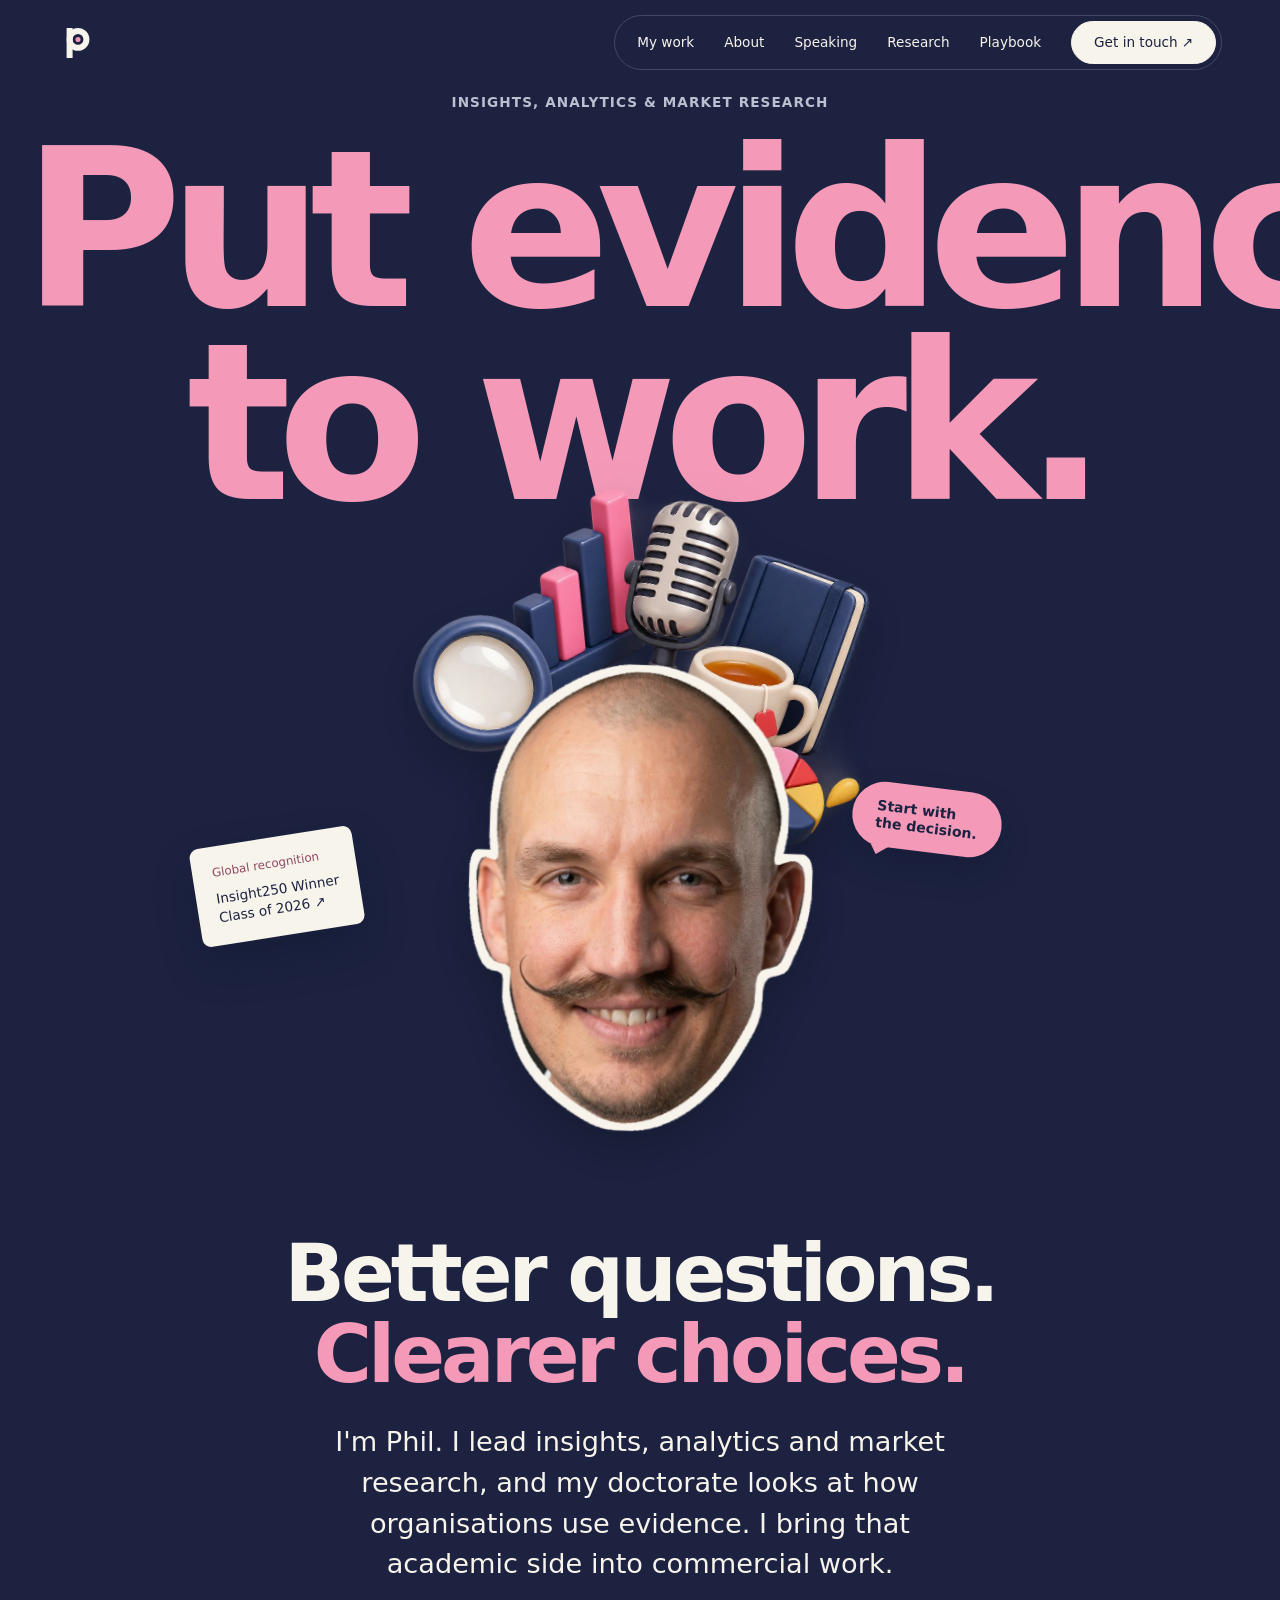
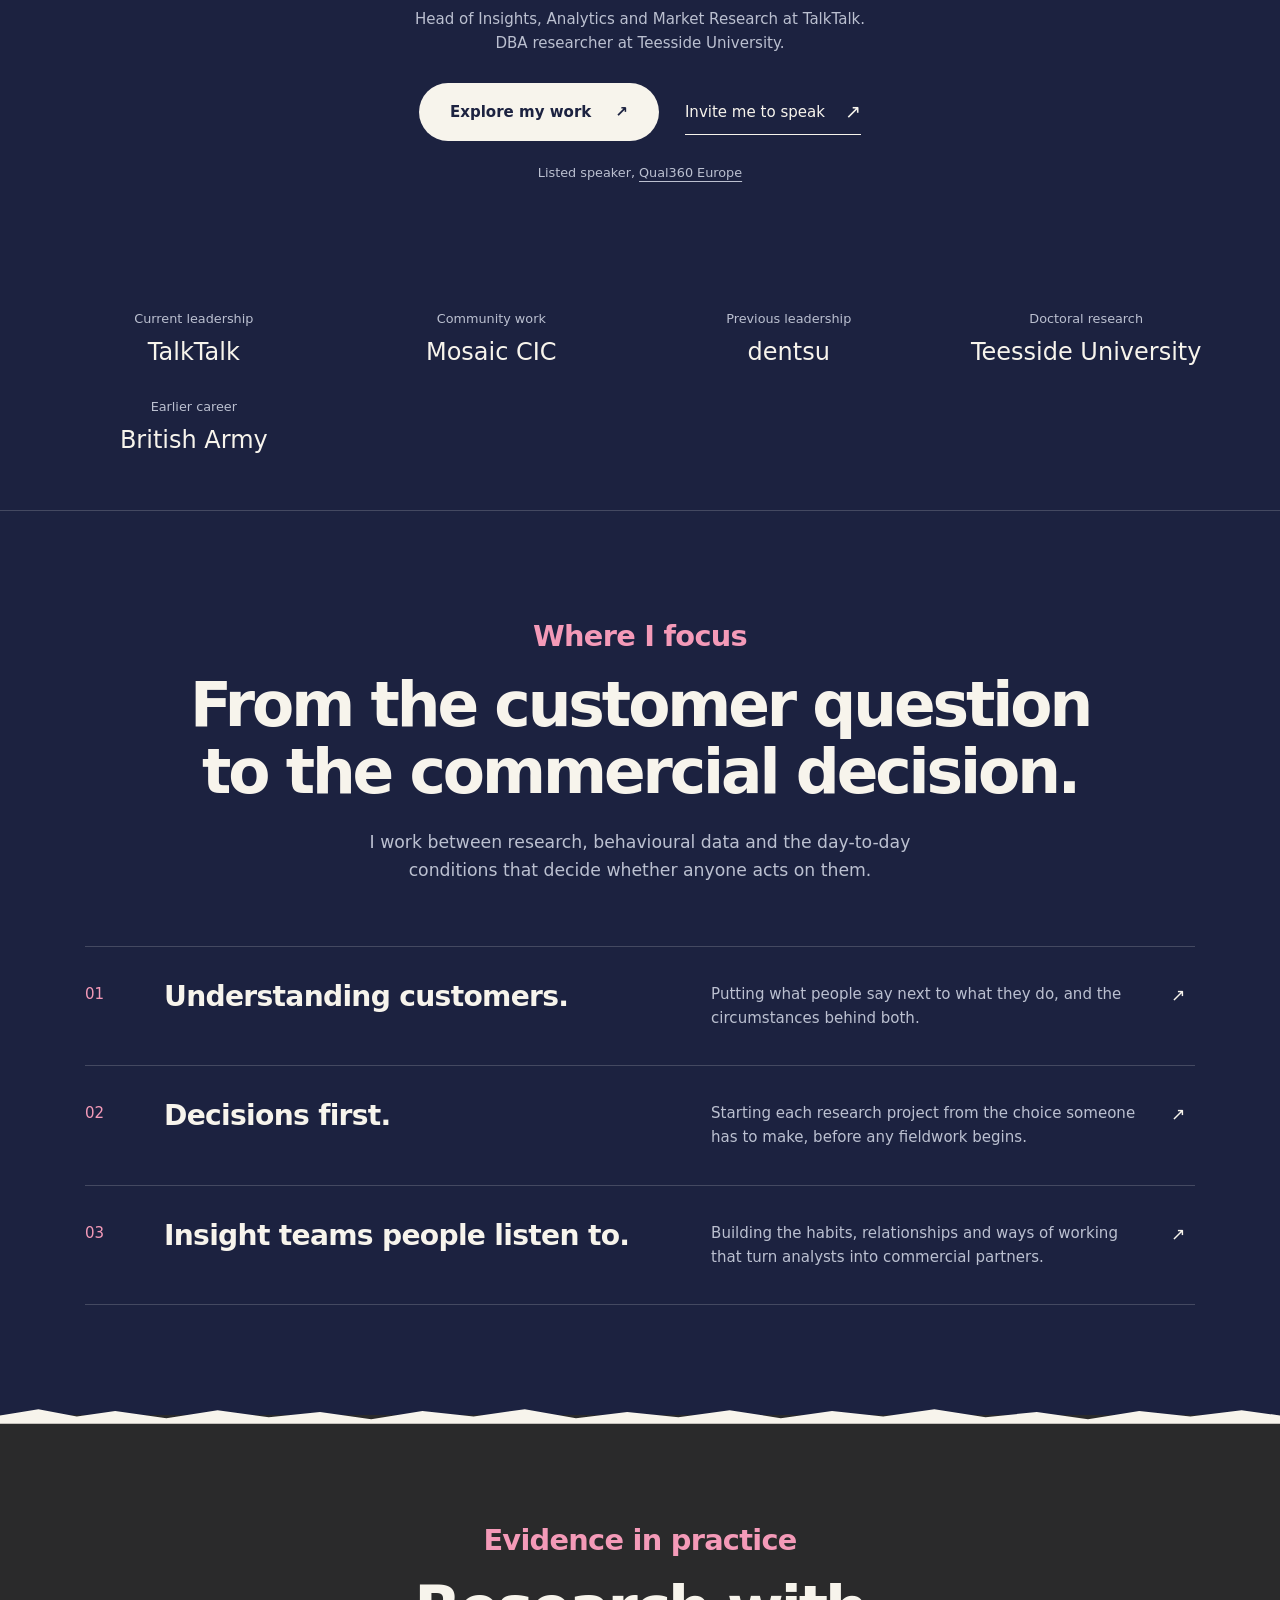
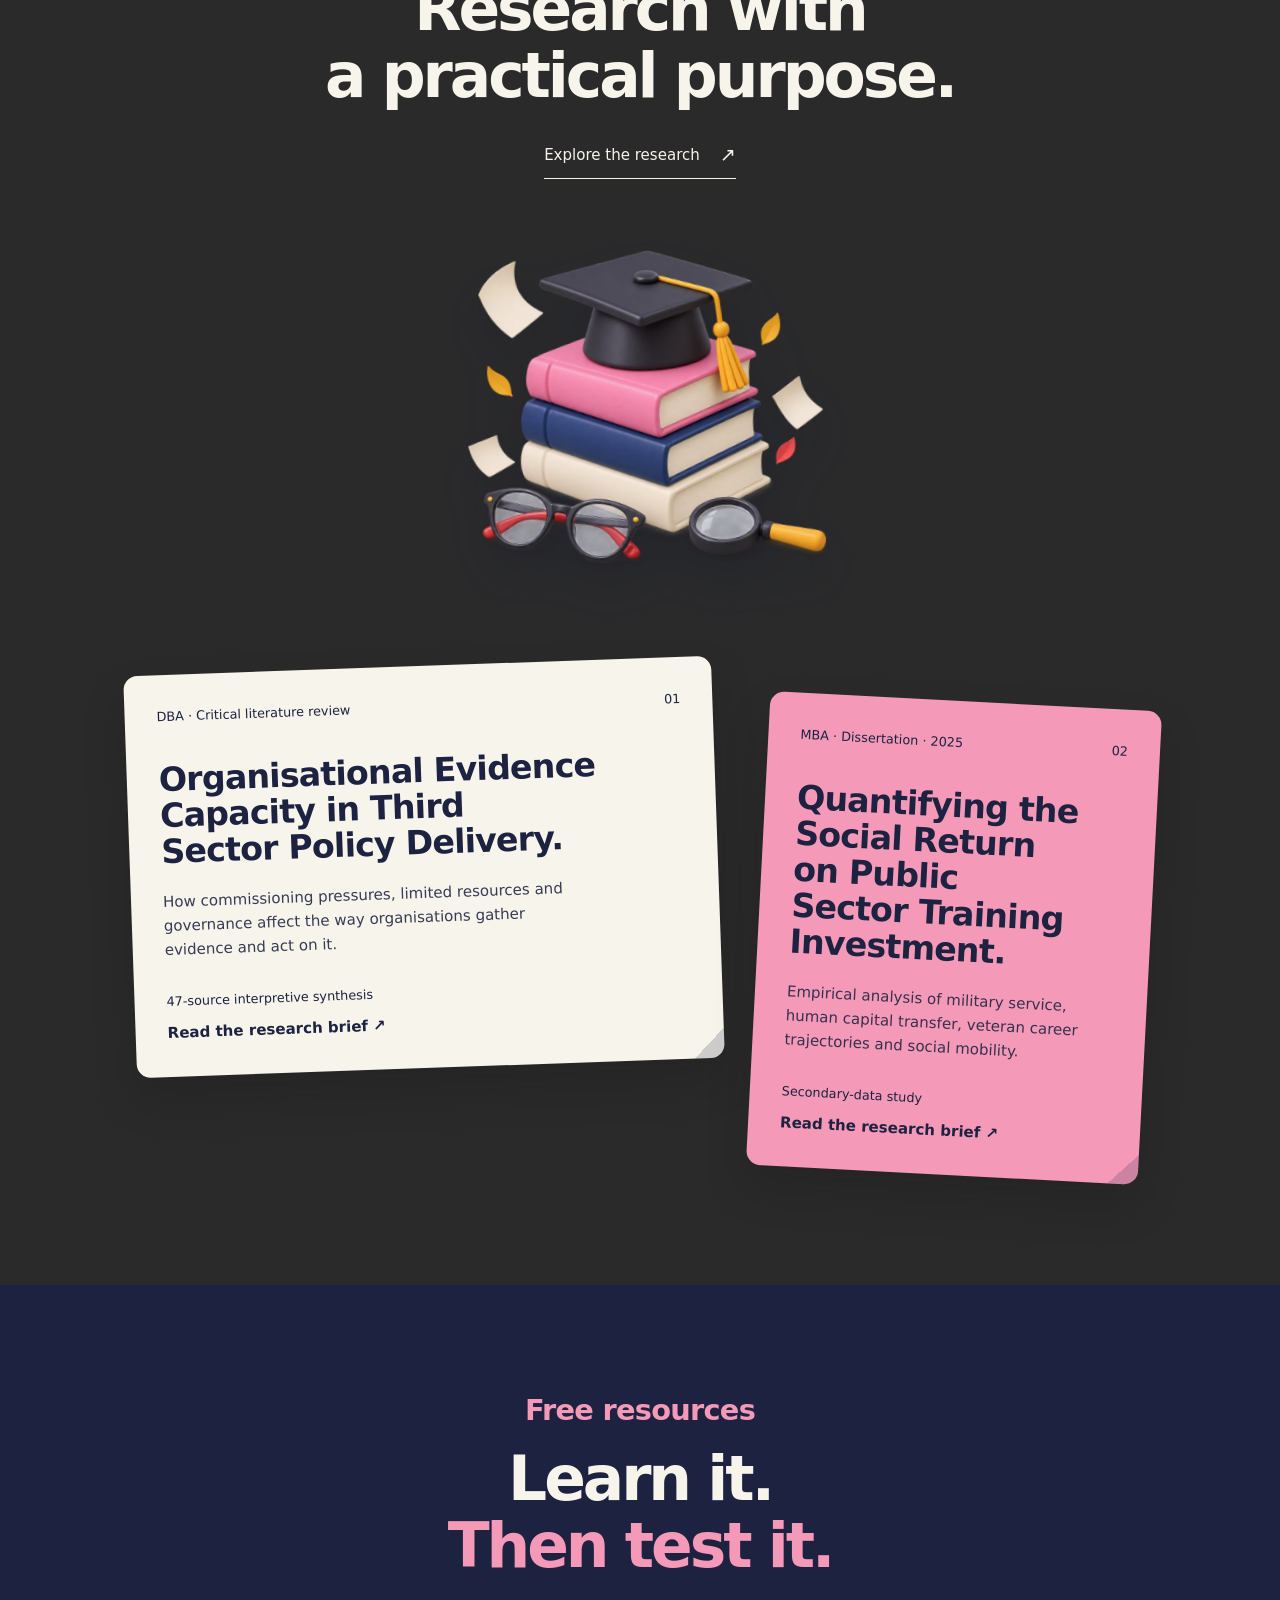
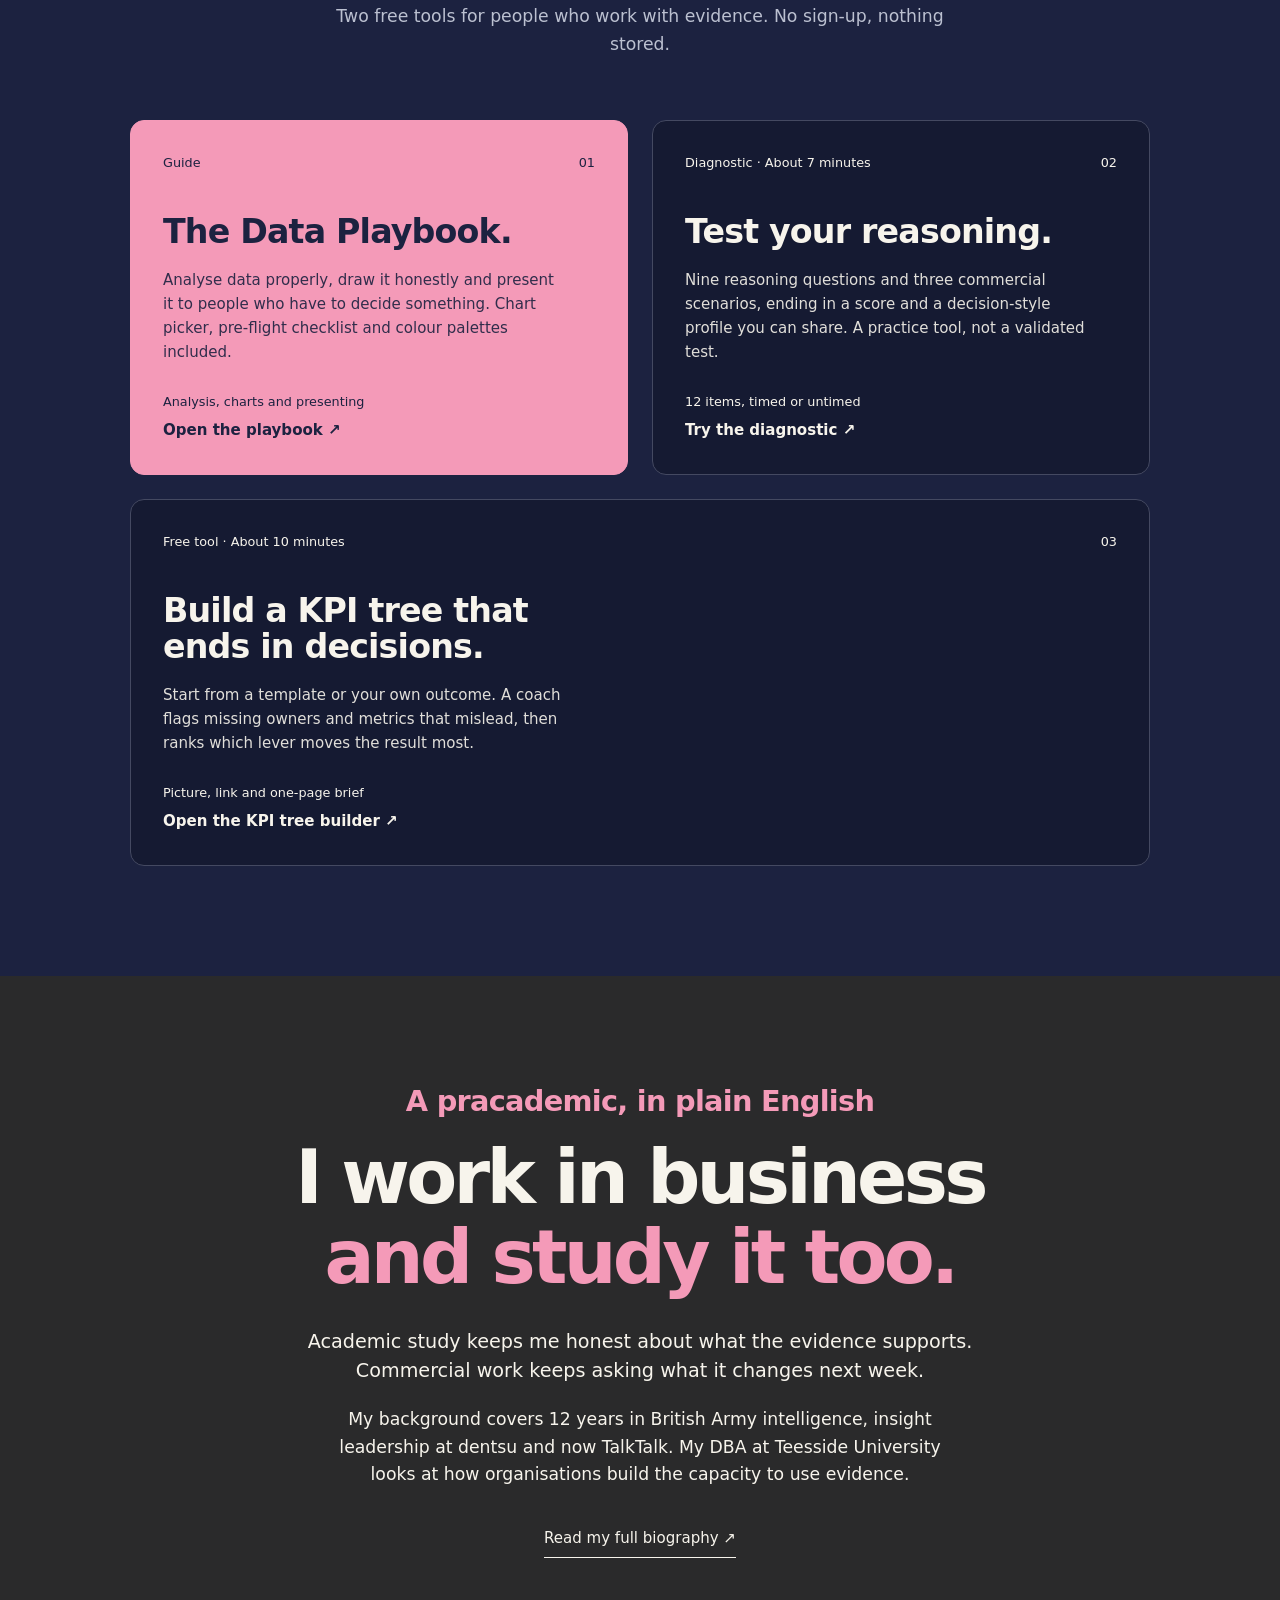
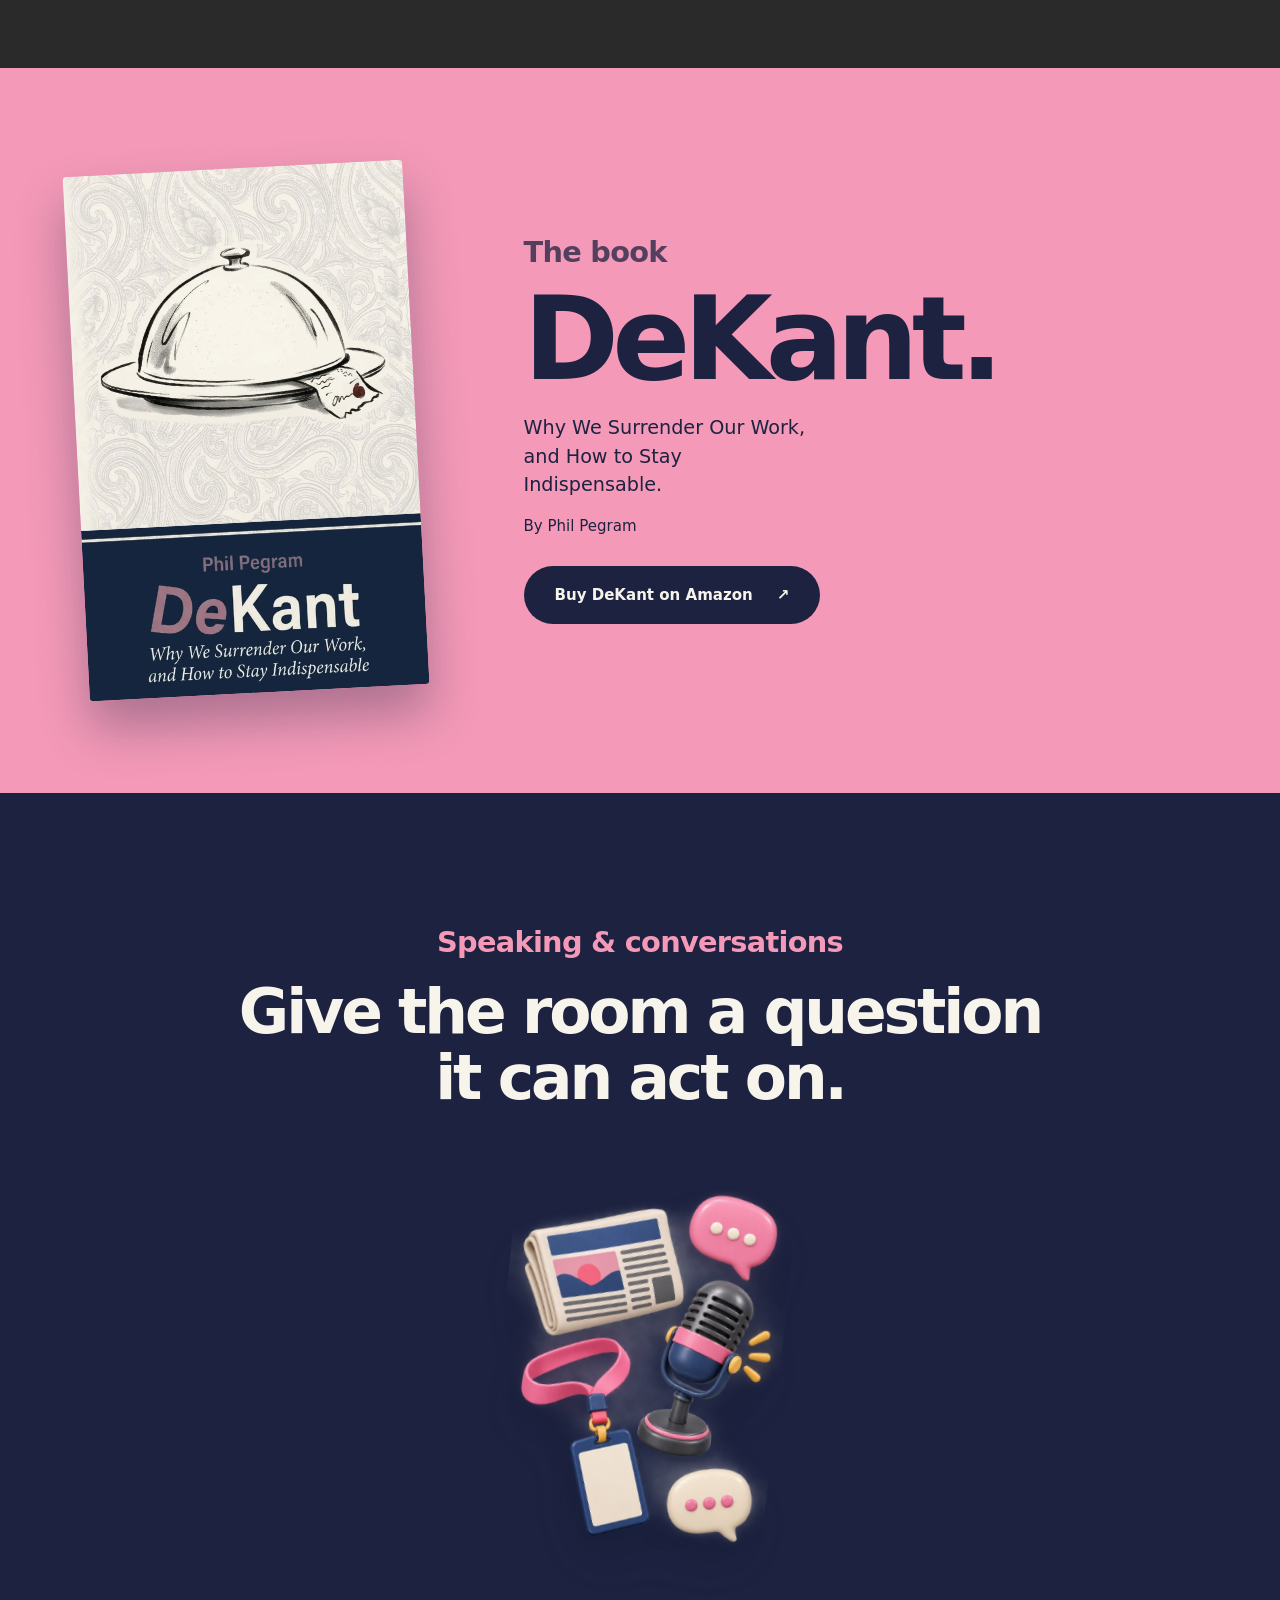
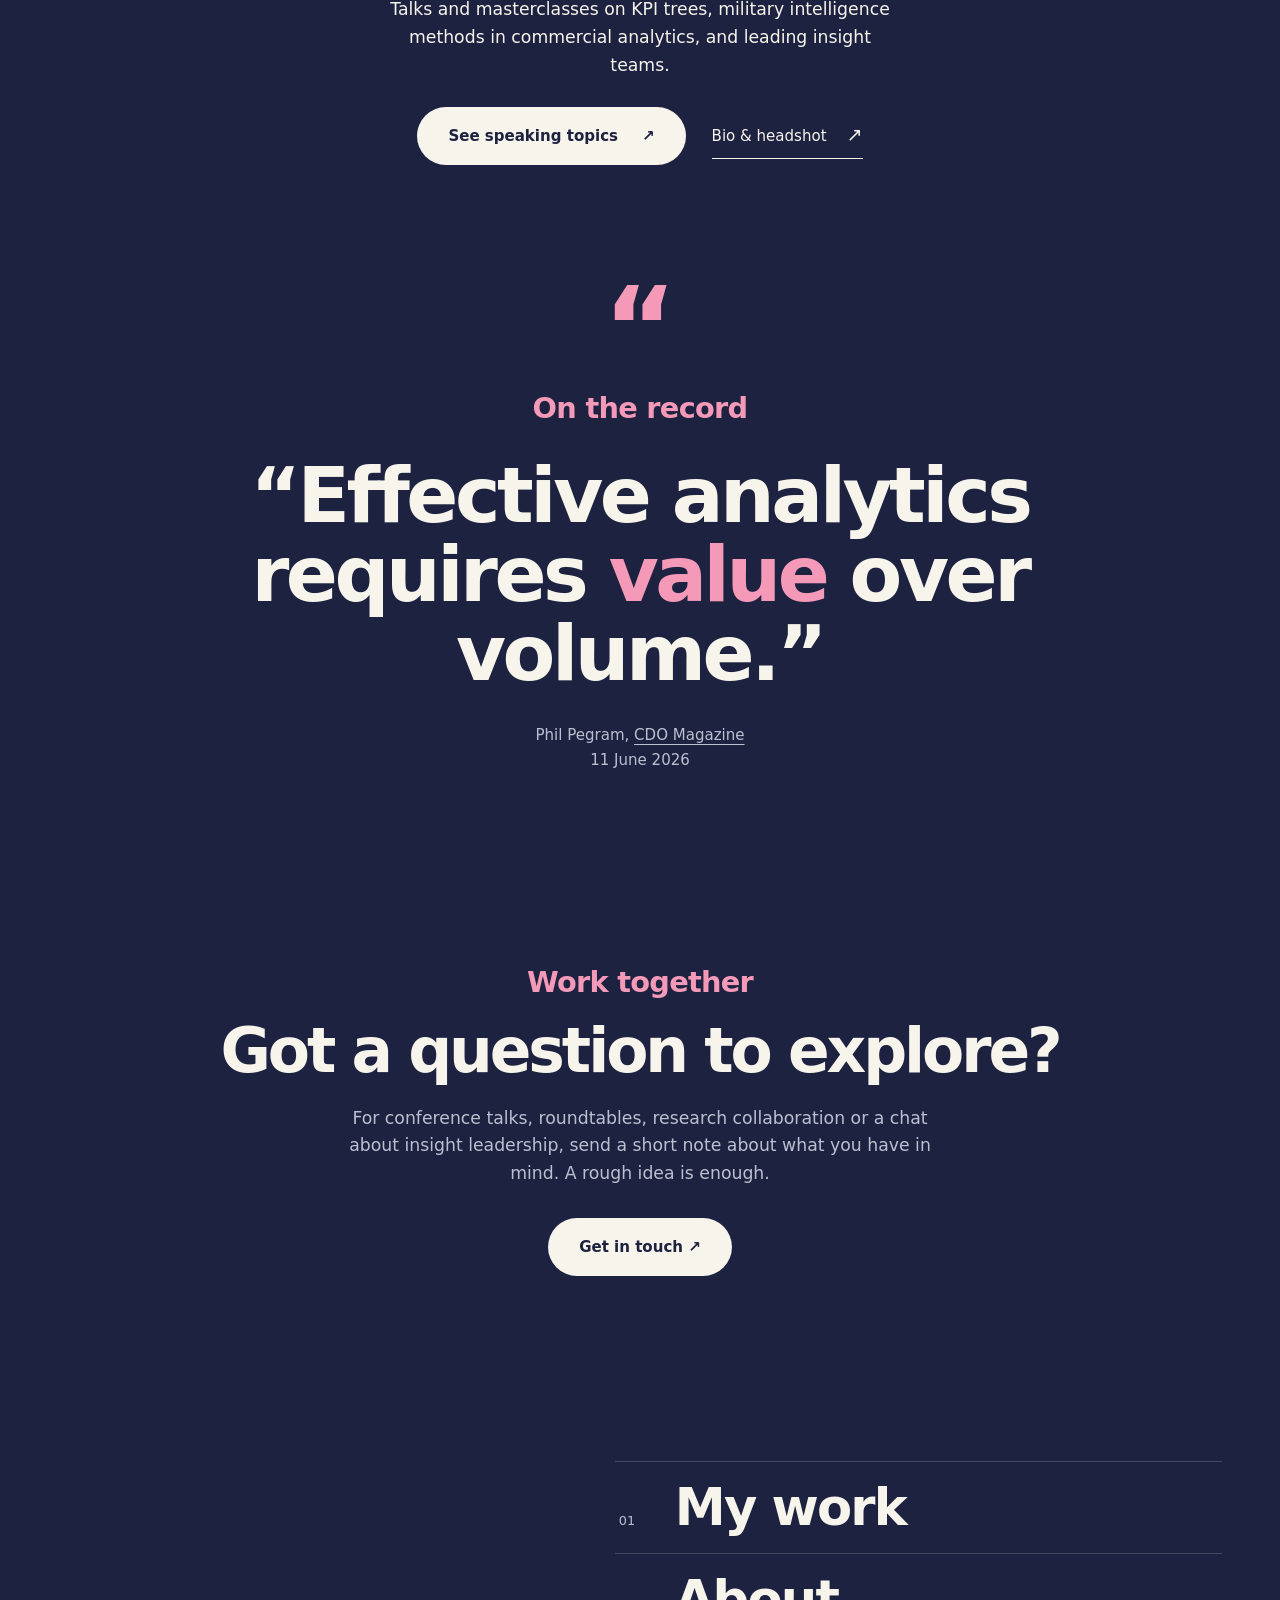
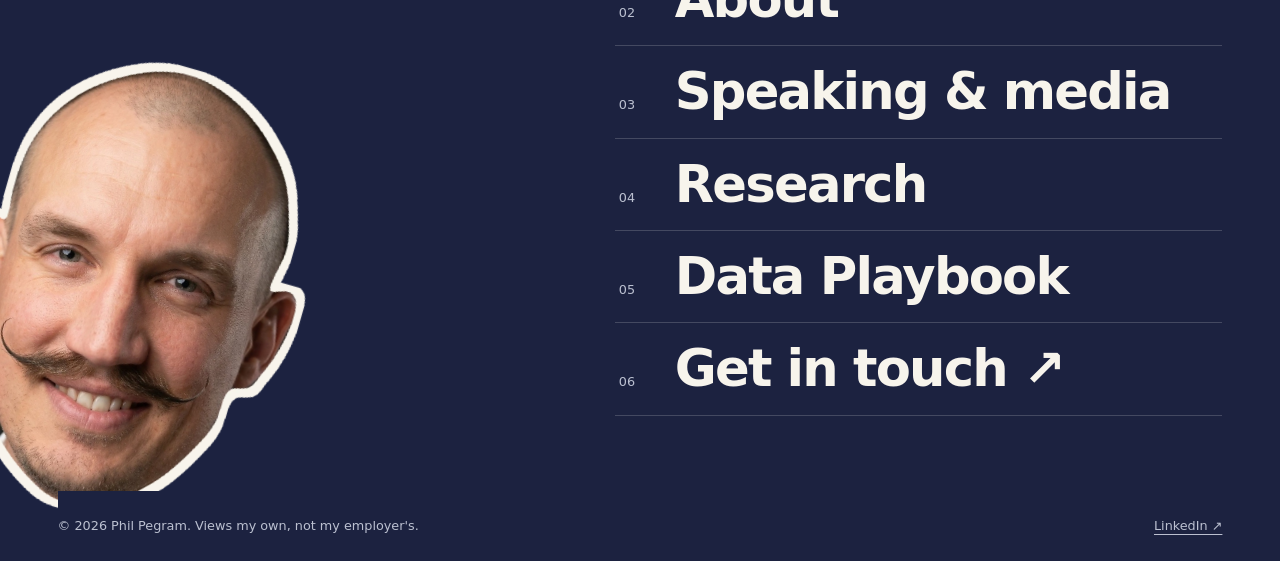
<file: index.html>
<!doctype html>
<html lang="en-GB">
<head>
  <meta charset="utf-8">
  <meta name="viewport" content="width=device-width, initial-scale=1">

  <title>Phil Pegram | Insights, Analytics & Market Research</title>
  <meta name="description" content="Phil Pegram leads insights, analytics and market research at TalkTalk. 2026 Insight250 winner and DBA researcher, connecting academic thinking with commercial decisions.">
  <link rel="canonical" href="https://philpegram.com/">

  <meta property="og:type" content="website">
  <meta property="og:title" content="Phil Pegram | Insights, Analytics & Market Research">
  <meta property="og:description" content="Phil Pegram leads insights, analytics and market research at TalkTalk. 2026 Insight250 winner and DBA researcher, connecting academic thinking with commercial decisions.">
  <meta property="og:url" content="https://philpegram.com/">
  <meta property="og:image" content="https://philpegram.com/phil-pegram.jpg">
  <meta property="og:site_name" content="Phil Pegram">

  <meta name="twitter:card" content="summary_large_image">
  <meta name="theme-color" content="#1c2240">

  <link rel="icon" href="favicon.svg">
  <link rel="preconnect" href="https://api.fontshare.com" crossorigin>
  <link href="https://api.fontshare.com/v2/css?f[]=switzer@400,500,600,700,800&display=swap" rel="stylesheet">
  <link rel="stylesheet" href="styles.css">
  <link rel="stylesheet" href="home-resources.css">
  <link rel="stylesheet" href="brand.css">
  <link rel="stylesheet" href="book-feature.css">

  <script type="application/ld+json">
{
  "@context": "https://schema.org",
  "@graph": [
    {
      "@type": "Person",
      "@id": "https://philpegram.com/#phil-pegram",
      "name": "Phil Pegram",
      "alternateName": ["Philip Pegram", "Philip James Pegram"],
      "givenName": "Philip",
      "familyName": "Pegram",
      "gender": "Male",
      "nationality": {
        "@type": "Country",
        "name": "United Kingdom",
        "sameAs": "https://www.wikidata.org/wiki/Q145"
      },
      "url": "https://philpegram.com/about",
      "image": [
        {
          "@type": "ImageObject",
          "@id": "https://philpegram.com/#portrait",
          "url": "https://philpegram.com/phil-portrait.webp",
          "contentUrl": "https://philpegram.com/phil-portrait.webp",
          "width": 1200,
          "height": 1500,
          "caption": "Phil Pegram, Head of Insights, Analytics and Market Research at TalkTalk"
        },
        "https://philpegram.com/phil-pegram.jpg"
      ],
      "jobTitle": "Head of Insights, Analytics and Market Research",
      "description": "Insights, analytics and market research leader at TalkTalk, 2026 Insight250 winner, founder of MOSAIC (NW) CIC and DBA researcher at Teesside University.",
      "worksFor": {
        "@type": "Organization",
        "name": "TalkTalk",
        "sameAs": "https://www.wikidata.org/wiki/Q3514518"
      },
      "affiliation": [
        {
          "@type": "CollegeOrUniversity",
          "name": "Teesside University",
          "sameAs": "https://www.wikidata.org/wiki/Q3695910"
        },
        {
          "@id": "https://philpegram.com/#mosaic-cic"
        }
      ],
      "alumniOf": [
        {
          "@type": "CollegeOrUniversity",
          "name": "University of Staffordshire",
          "sameAs": "https://www.wikidata.org/wiki/Q1534573"
        },
        {
          "@type": "CollegeOrUniversity",
          "name": "Teesside University",
          "sameAs": "https://www.wikidata.org/wiki/Q3695910"
        },
        {
          "@type": "Organization",
          "name": "dentsu",
          "sameAs": "https://www.wikidata.org/wiki/Q1189945"
        },
        {
          "@type": "Organization",
          "name": "British Army",
          "sameAs": "https://www.wikidata.org/wiki/Q222595"
        }
      ],
      "award": ["Insight250 winner, 2026"],
      "knowsAbout": ["Market Research", "Customer Insight", "Analytics", "Evidence-Based Decision Making", "Organisational Change"],
      "identifier": [
        {
          "@type": "PropertyValue",
          "propertyID": "Wikidata",
          "value": "Q141819706",
          "url": "https://www.wikidata.org/wiki/Q141819706"
        },
        {
          "@type": "PropertyValue",
          "propertyID": "ORCID",
          "value": "0009-0005-1296-2359",
          "url": "https://orcid.org/0009-0005-1296-2359"
        }
      ],
      "sameAs": [
        "https://www.wikidata.org/wiki/Q141819706",
        "http://www.wikidata.org/entity/Q141819706",
        "https://www.linkedin.com/in/philpegram",
        "https://orcid.org/0009-0005-1296-2359",
        "https://research.tees.ac.uk/en/persons/philip-pegram/",
        "https://mosaiccic.com/phil-pegram.html"
      ],
      "subjectOf": [
        {
          "@type": "NewsArticle",
          "headline": "TalkTalk Appoints Phil Pegram as Head of Insights, Analytics and Market Research",
          "url": "https://www.cdomagazine.tech/leadership-moves/talktalk-appoints-phil-pegram-as-head-of-insights-analytics-and-market-research",
          "datePublished": "2026-06-11",
          "publisher": {
            "@type": "Organization",
            "name": "CDO Magazine",
            "url": "https://www.cdomagazine.tech/"
          }
        },
        {
          "@type": "WebPage",
          "name": "Insight250 Winners",
          "url": "https://insight250.com/winners/"
        },
        {
          "@type": "WebPage",
          "name": "Qual360 Europe Speaker Panel",
          "url": "https://eu.qual360.com/speaker-panel/"
        }
      ]
    },
    {
      "@type": "WebSite",
      "@id": "https://philpegram.com/#website",
      "url": "https://philpegram.com/",
      "name": "Phil Pegram",
      "publisher": {
        "@id": "https://philpegram.com/#phil-pegram"
      }
    },
    {
      "@type": "WebPage",
      "@id": "https://philpegram.com/#webpage",
      "url": "https://philpegram.com/",
      "name": "Phil Pegram | Insights, Analytics & Market Research",
      "isPartOf": {
        "@id": "https://philpegram.com/#website"
      },
      "about": {
        "@id": "https://philpegram.com/#phil-pegram"
      },
      "mainEntity": {
        "@id": "https://philpegram.com/#phil-pegram"
      }
    },
    {
      "@type": "Organization",
      "@id": "https://philpegram.com/#mosaic-cic",
      "name": "MOSAIC (NW) CIC",
      "legalName": "MOSAIC (NW) CIC",
      "alternateName": "Mosaic CIC",
      "url": "https://mosaiccic.com/",
      "taxID": "16877457",
      "description": "Community interest company focused on barriers to opportunity in North West England.",
      "founder": {
        "@id": "https://philpegram.com/#phil-pegram"
      },
      "sameAs": ["https://find-and-update.company-information.service.gov.uk/company/16877457"]
    }
  ]
}
</script>

  <script src="site.js" defer></script>
</head>

<body class="page-index">
  <a href="#main" class="skip">Skip to content</a>

  <header class="site-header">
    <div class="wrap header-inner">
      <a href="/" class="brand" aria-label="Phil Pegram home" aria-current="page">
        <svg viewBox="0 0 40 40" fill="none" aria-hidden="true" data-mark="p-dot">
          <rect x="8.6" y="5" width="6" height="30" fill="currentColor"/><circle cx="20" cy="16.4" r="8.4" fill="none" stroke="currentColor" stroke-width="6"/><circle cx="20" cy="16.4" r="2.5" fill="#f49ab8"/>
        </svg>
        <span>Phil Pegram</span>
      </a>

      <button class="menu-toggle" aria-expanded="false" aria-controls="main-nav">
        Menu <span aria-hidden="true">+</span>
      </button>

      <nav id="main-nav" aria-label="Main navigation">
        <a href="/work">My work</a>
        <a href="/about">About</a>
        <a href="/speaking">Speaking</a>
        <a href="/writing">Research</a>
        <a href="/playbook">Playbook</a>
        <a class="nav-contact" href="/contact">Get in touch ↗</a>
      </nav>
    </div>
  </header>

  <main id="main">
    <section class="wrap home-hero">
      <div class="hero-heading">
        <p class="eyebrow">Insights, analytics & market research</p>
        <h1>Put evidence<br>to work.</h1>
      </div>
      <div class="hero-grid">
        <div class="hero-copy">
          <h2>Better questions.<br><span class="pink">Clearer choices.</span></h2>
          <p class="lead">I'm Phil. I lead insights, analytics and market research, and my doctorate looks at how organisations use evidence. I bring that academic side into commercial work.</p>
          <p class="role">Head of Insights, Analytics and Market Research at TalkTalk.<br>DBA researcher at Teesside University.</p>
          <div class="actions">
            <a class="button" href="/work">Explore my work <span aria-hidden="true">↗</span></a>
            <a class="text-link" href="/speaking">Invite me to speak <span aria-hidden="true">↗</span></a>
          </div>
          <p class="proof-note">
            Listed speaker, <a href="https://eu.qual360.com/speaker-panel/">Qual360 Europe</a>
          </p>
        </div>
        <figure class="hero-photo">
          <img class="hero-objects" src="hero-burst.webp" alt="" width="950" height="950">
          <img class="head-sticker" src="phil-sticker.webp" alt="Phil Pegram" width="710" height="950" fetchpriority="high">
          
          <span class="photo-stamp">Start with<br>the decision.</span>
          <a class="latest-sticker" href="https://insight250.com/winners/"><span>Global recognition</span>Insight250 Winner<br>Class of 2026 ↗</a>
        </figure>
      </div>
    </section>

    <section class="credentials">
      <div class="wrap">
        <span><small>Current leadership</small>TalkTalk</span>
        <span><small>Community work</small>Mosaic CIC</span>
        <span><small>Previous leadership</small>dentsu</span>
        <span><small>Doctoral research</small>Teesside University</span>
        <span><small>Earlier career</small>British Army</span>
      </div>
    </section>

    <section class="wrap section">
      <div class="section-heading">
        <div>
          <p class="eyebrow">Where I focus</p>
          <h2>From the customer question<br>to the commercial decision.</h2>
        </div>
        <p>I work between research, behavioural data and the day-to-day conditions that decide whether anyone acts on them.</p>
      </div>
      <div class="focus-list">
        <a href="/work#customer">
          <span class="index">01</span>
          <h3>Understanding customers.</h3>
          <p>Putting what people say next to what they do, and the circumstances behind both.</p>
          <span aria-hidden="true">↗</span>
        </a>
        <a href="/work#decisions">
          <span class="index">02</span>
          <h3>Decisions first.</h3>
          <p>Starting each research project from the choice someone has to make, before any fieldwork begins.</p>
          <span aria-hidden="true">↗</span>
        </a>
        <a href="/work#organisation">
          <span class="index">03</span>
          <h3>Insight teams people listen to.</h3>
          <p>Building the habits, relationships and ways of working that turn analysts into commercial partners.</p>
          <span aria-hidden="true">↗</span>
        </a>
      </div>
    </section>

    <section class="paper">
      <div class="wrap section research-home">
        <div class="section-heading">
          <div>
            <p class="eyebrow">Evidence in practice</p>
            <h2>Research with<br>a practical purpose.</h2>
          </div>
          <a class="text-link" href="/writing">Explore the research <span aria-hidden="true">↗</span></a>
        </div>
        <img class="section-object research-object" src="research-stack.webp" alt="" width="950" height="950" loading="lazy">
        <div class="research-grid">
          <a class="research-card feature" href="/evidence-capacity">
            <div class="research-top">
              <span>DBA · Critical literature review</span>
              <span>01</span>
            </div>
            <h3>Organisational Evidence Capacity in Third Sector Policy Delivery.</h3>
            <p>How commissioning pressures, limited resources and governance affect the way organisations gather evidence and act on it.</p>
            <div class="card-bottom">
              <span>47-source interpretive synthesis</span>
              <span>Read the research brief ↗</span>
            </div>
          </a>
          <a class="research-card second" href="/military-transition">
            <div class="research-top">
              <span>MBA · Dissertation · 2025</span>
              <span>02</span>
            </div>
            <h3>Quantifying the Social Return on Public Sector Training Investment.</h3>
            <p>Empirical analysis of military service, human capital transfer, veteran career trajectories and social mobility.</p>
            <div class="card-bottom">
              <span>Secondary-data study</span>
              <span>Read the research brief ↗</span>
            </div>
          </a>
        </div>
      </div>
    </section>

    <section class="wrap section free-resources">
      <div class="section-heading">
        <div>
          <p class="eyebrow">Free resources</p>
          <h2>Learn it.<br><span class="pink">Then test it.</span></h2>
        </div>
        <p>Two free tools for people who work with evidence. No sign-up, nothing stored.</p>
      </div>
      <div class="resource-grid">
        <a class="resource-card feature" href="/playbook">
          <div class="resource-top">
            <span>Guide</span>
            <span>01</span>
          </div>
          <h3>The Data Playbook.</h3>
          <p>Analyse data properly, draw it honestly and present it to people who have to decide something. Chart picker, pre-flight checklist and colour palettes included.</p>
          <div class="resource-bottom">
            <span>Analysis, charts and presenting</span>
            <span>Open the playbook ↗</span>
          </div>
        </a>
        <a class="resource-card" href="/decision-profile">
          <div class="resource-top">
            <span>Diagnostic · About 7 minutes</span>
            <span>02</span>
          </div>
          <h3>Test your reasoning.</h3>
          <p>Nine reasoning questions and three commercial scenarios, ending in a score and a decision-style profile you can share. A practice tool, not a validated test.</p>
          <div class="resource-bottom">
            <span>12 items, timed or untimed</span>
            <span>Try the diagnostic ↗</span>
          </div>
        </a>
        <a class="resource-card" href="/kpi-tree" style="grid-column:1/-1">
          <div class="resource-top">
            <span>Free tool · About 10 minutes</span>
            <span>03</span>
          </div>
          <h3>Build a KPI tree that ends in decisions.</h3>
          <p>Start from a template or your own outcome. A coach flags missing owners and metrics that mislead, then ranks which lever moves the result most.</p>
          <div class="resource-bottom">
            <span>Picture, link and one-page brief</span>
            <span>Open the KPI tree builder ↗</span>
          </div>
        </a>
      </div>
    </section>

    <section class="charcoal-band">
      <div class="wrap section about-preview">
        <div>
          <p class="eyebrow">A pracademic, in plain English</p>
          <h2>I work in business<br><span class="pink">and study it too.</span></h2>
          <p class="lead">Academic study keeps me honest about what the evidence supports. Commercial work keeps asking what it changes next week.</p>
          <p>My background covers 12 years in British Army intelligence, insight leadership at dentsu and now TalkTalk. My DBA at Teesside University looks at how organisations build the capacity to use evidence.</p>
          <a class="text-link" href="/about">Read my full biography ↗</a>
        </div>
      </div>
    </section>

    <section class="book-band" id="book" aria-labelledby="book-title">
      <div class="wrap section book-feature">
        <figure class="book-cover">
          <img src="DeKant-Front-Cover.webp" alt="Cover of DeKant by Phil Pegram. A silver serving cloche with a sealed note tucked under it, on a pale paisley background." width="1080" height="1667" loading="lazy">
        </figure>
        <div>
          <p class="eyebrow">The book</p>
          <h2 id="book-title">DeKant.</h2>
          <p class="lead">Why We Surrender Our Work, and How to Stay Indispensable.</p>
          <p class="book-by">By Phil Pegram</p>
          <div class="actions">
            <a class="button" href="https://amzn.eu/d/0hLHZCL0" target="_blank" rel="noopener">Buy DeKant on Amazon <span aria-hidden="true">↗</span></a>
          </div>
        </div>
      </div>
    </section>

    <section class="wrap section speaking-preview">
      <div>
        <p class="eyebrow">Speaking & conversations</p>
        <h2>Give the room a question<br>it can act on.</h2>
        <img class="section-object media-object" src="media-cluster.webp" alt="" width="734" height="1100" loading="lazy">
        <p>Talks and masterclasses on KPI trees, military intelligence methods in commercial analytics, and leading insight teams.</p>
        <div class="actions">
          <a class="button" href="/speaking">See speaking topics <span aria-hidden="true">↗</span></a>
          <a class="text-link" href="/speaking#organisers">Bio & headshot <span aria-hidden="true">↗</span></a>
        </div>
      </div>
      <aside>
        <span class="eyebrow">On the record</span>
        <blockquote>“Effective analytics requires <span class="pink">value</span> over volume.”</blockquote>
        <p>Phil Pegram, <a href="https://www.cdomagazine.tech/leadership-moves/talktalk-appoints-phil-pegram-as-head-of-insights-analytics-and-market-research">CDO Magazine</a><br>11 June 2026</p>
      </aside>
    </section>

    <section class="contact-band wrap">
      <div>
        <p class="eyebrow">Work together</p>
        <h2>Got a question to explore?</h2>
        <p>For conference talks, roundtables, research collaboration or a chat about insight leadership, send a short note about what you have in mind. A rough idea is enough.</p>
      </div>
      <a class="button" href="/contact#leadership">Get in touch ↗</a>
    </section>
  </main>

  <footer class="footer sticker-footer">
    <div class="wrap">
      <div class="footer-stage">
        <div class="footer-portrait">
          <img src="phil-sticker.webp" alt="" width="710" height="950" loading="lazy">
        </div>
        <nav class="footer-menu" aria-label="Footer navigation">
          <a href="/work"><span>01</span>My work</a>
          <a href="/about"><span>02</span>About</a>
          <a href="/speaking"><span>03</span>Speaking & media</a>
          <a href="/writing"><span>04</span>Research</a>
          <a href="/playbook"><span>05</span>Data Playbook</a>
          <a href="/contact"><span>06</span>Get in touch ↗</a>
        </nav>
      </div>
      <div class="footer-bottom">
        <p>© 2026 Phil Pegram. Views my own, not my employer's.</p>
        <div>
          <a href="https://www.linkedin.com/in/philpegram" rel="me">LinkedIn ↗</a>
        </div>
      </div>
    </div>
  </footer>
</body>
</html>
</file>
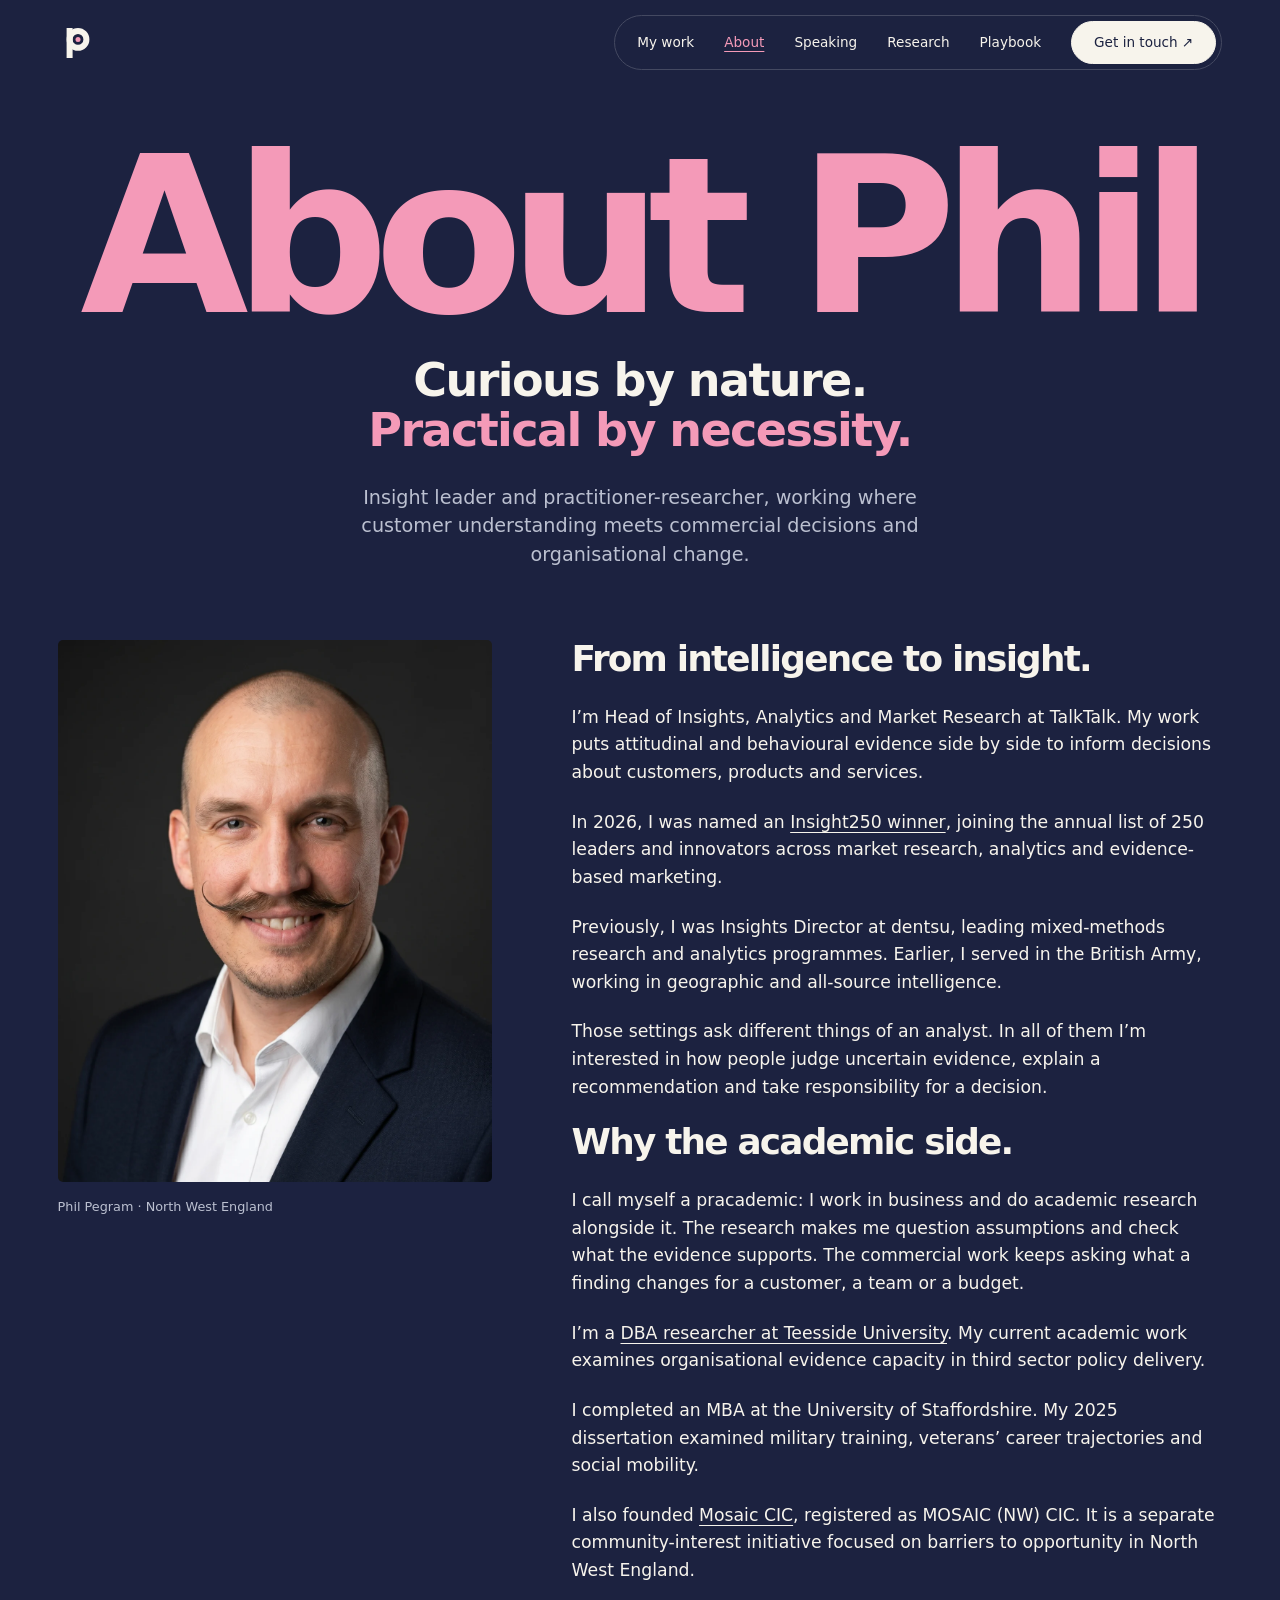
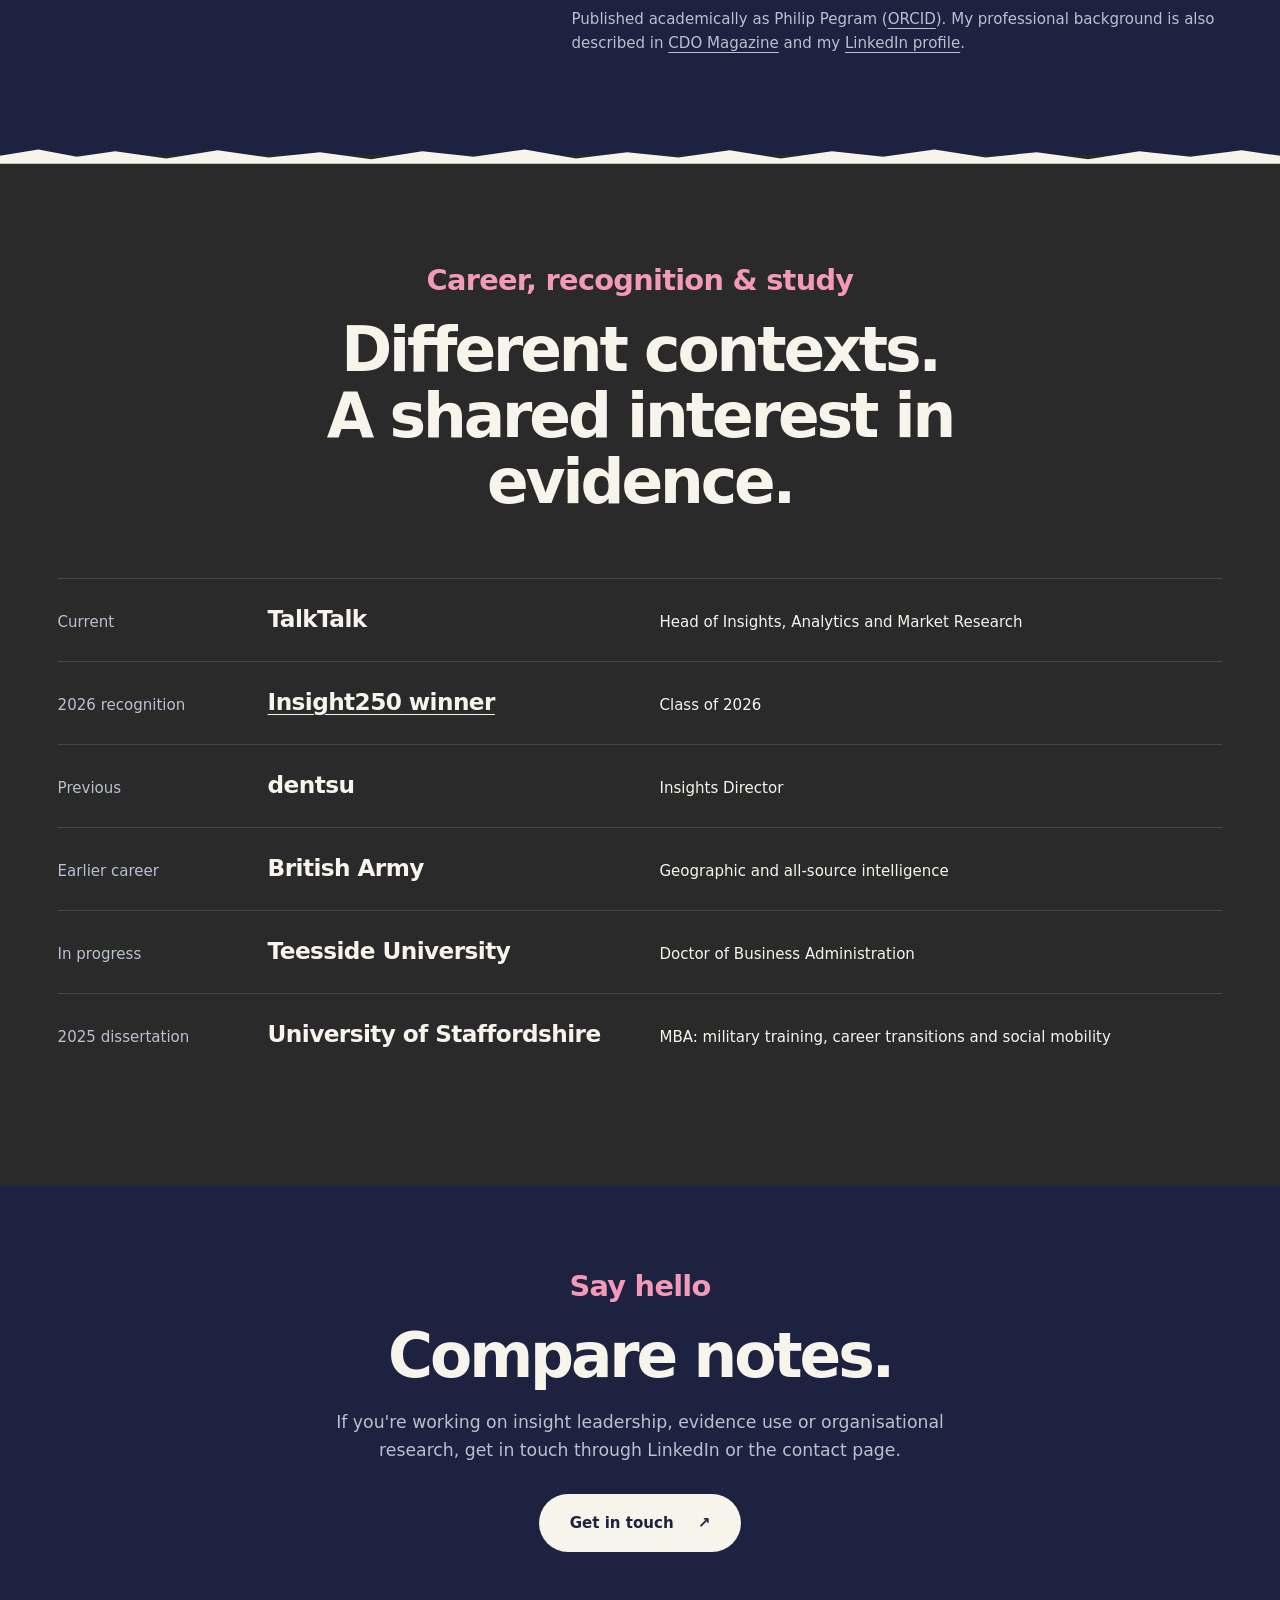
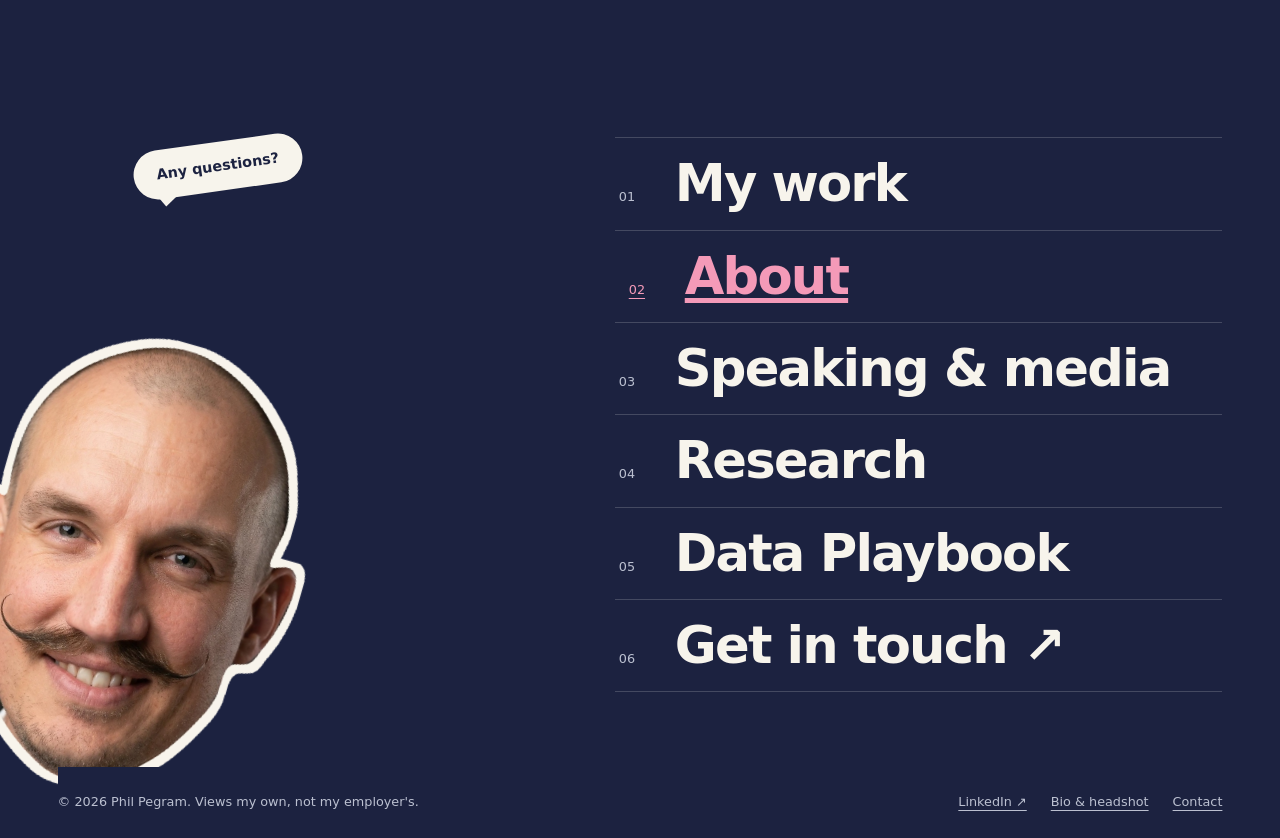
<file: about.html>
<!doctype html>
<html lang="en-GB">
<head>
  <meta charset="utf-8">
  <meta name="viewport" content="width=device-width, initial-scale=1">

  <title>About Phil Pegram | Insight Leader & Pracademic</title>
  <meta name="description" content="Phil Pegram: TalkTalk insight and analytics leader, 2026 Insight250 winner, British Army veteran and Teesside DBA researcher working between business and academia.">
  <link rel="canonical" href="https://philpegram.com/about">

  <meta property="og:type" content="profile">
  <meta property="og:title" content="About Phil Pegram | Insight Leader & Pracademic">
  <meta property="og:description" content="Phil Pegram: TalkTalk insight and analytics leader, 2026 Insight250 winner, British Army veteran and Teesside DBA researcher working between business and academia.">
  <meta property="og:url" content="https://philpegram.com/about">
  <meta property="og:image" content="https://philpegram.com/phil-pegram.jpg">
  <meta property="og:site_name" content="Phil Pegram">

  <meta name="twitter:card" content="summary_large_image">
  <meta name="theme-color" content="#1c2240">

  <link rel="icon" href="favicon.svg">
  <link rel="preconnect" href="https://api.fontshare.com" crossorigin>
  <link href="https://api.fontshare.com/v2/css?f[]=switzer@400,500,600,700,800&display=swap" rel="stylesheet">
  <link rel="stylesheet" href="styles.css">
  <link rel="stylesheet" href="brand.css">

 <script type="application/ld+json">
{
  "@context": "https://schema.org",
  "@graph": [
    {
      "@type": "Person",
      "@id": "https://philpegram.com/#phil-pegram",
      "name": "Phil Pegram",
      "alternateName": ["Philip Pegram", "Philip James Pegram"],
      "givenName": "Philip",
      "familyName": "Pegram",
      "gender": "Male",
      "nationality": {
        "@type": "Country",
        "name": "United Kingdom",
        "sameAs": "https://www.wikidata.org/wiki/Q145"
      },
      "url": "https://philpegram.com/about",
      "mainEntityOfPage": {
        "@id": "https://philpegram.com/about#webpage"
      },
      "image": [
        {
          "@type": "ImageObject",
          "@id": "https://philpegram.com/#portrait",
          "url": "https://philpegram.com/phil-portrait.webp",
          "contentUrl": "https://philpegram.com/phil-portrait.webp",
          "width": 1200,
          "height": 1500,
          "caption": "Phil Pegram, Head of Insights, Analytics and Market Research at TalkTalk"
        },
        "https://philpegram.com/phil-pegram.jpg"
      ],
      "jobTitle": "Head of Insights, Analytics and Market Research",
      "description": "Insights, analytics and market research leader at TalkTalk, 2026 Insight250 winner, founder of MOSAIC (NW) CIC and DBA researcher at Teesside University.",
      "worksFor": {
        "@type": "Organization",
        "name": "TalkTalk",
        "sameAs": "https://www.wikidata.org/wiki/Q3514518"
      },
      "affiliation": [
        {
          "@type": "CollegeOrUniversity",
          "name": "Teesside University",
          "sameAs": "https://www.wikidata.org/wiki/Q3695910"
        },
        {
          "@id": "https://philpegram.com/#mosaic-cic"
        }
      ],
      "alumniOf": [
        {
          "@type": "CollegeOrUniversity",
          "name": "University of Staffordshire",
          "sameAs": "https://www.wikidata.org/wiki/Q1534573"
        },
        {
          "@type": "CollegeOrUniversity",
          "name": "Teesside University",
          "sameAs": "https://www.wikidata.org/wiki/Q3695910"
        },
        {
          "@type": "Organization",
          "name": "dentsu",
          "sameAs": "https://www.wikidata.org/wiki/Q1189945"
        },
        {
          "@type": "Organization",
          "name": "British Army",
          "sameAs": "https://www.wikidata.org/wiki/Q222595"
        }
      ],
      "award": ["Insight250 winner, 2026"],
      "knowsAbout": ["Market Research", "Customer Insight", "Analytics", "Evidence-Based Decision Making", "Organisational Change"],
      "identifier": [
        {
          "@type": "PropertyValue",
          "propertyID": "Wikidata",
          "value": "Q141819706",
          "url": "https://www.wikidata.org/wiki/Q141819706"
        },
        {
          "@type": "PropertyValue",
          "propertyID": "ORCID",
          "value": "0009-0005-1296-2359",
          "url": "https://orcid.org/0009-0005-1296-2359"
        }
      ],
      "sameAs": [
        "https://www.wikidata.org/wiki/Q141819706",
        "http://www.wikidata.org/entity/Q141819706",
        "https://www.linkedin.com/in/philpegram",
        "https://orcid.org/0009-0005-1296-2359",
        "https://research.tees.ac.uk/en/persons/philip-pegram/",
        "https://mosaiccic.com/phil-pegram.html"
      ],
      "subjectOf": [
        {
          "@type": "NewsArticle",
          "headline": "TalkTalk Appoints Phil Pegram as Head of Insights, Analytics and Market Research",
          "url": "https://www.cdomagazine.tech/leadership-moves/talktalk-appoints-phil-pegram-as-head-of-insights-analytics-and-market-research",
          "datePublished": "2026-06-11",
          "publisher": {
            "@type": "Organization",
            "name": "CDO Magazine",
            "url": "https://www.cdomagazine.tech/"
          }
        },
        {
          "@type": "WebPage",
          "name": "Insight250 Winners",
          "url": "https://insight250.com/winners/"
        },
        {
          "@type": "WebPage",
          "name": "Qual360 Europe Speaker Panel",
          "url": "https://eu.qual360.com/speaker-panel/"
        }
      ]
    },
    {
      "@type": "Organization",
      "@id": "https://philpegram.com/#mosaic-cic",
      "name": "MOSAIC (NW) CIC",
      "legalName": "MOSAIC (NW) CIC",
      "alternateName": "Mosaic CIC",
      "url": "https://mosaiccic.com/",
      "taxID": "16877457",
      "description": "Community interest company focused on barriers to opportunity in North West England.",
      "founder": {
        "@id": "https://philpegram.com/#phil-pegram"
      },
      "sameAs": ["https://find-and-update.company-information.service.gov.uk/company/16877457"]
    },
    {
      "@type": "WebSite",
      "@id": "https://philpegram.com/#website",
      "url": "https://philpegram.com/",
      "name": "Phil Pegram",
      "inLanguage": "en-GB",
      "publisher": {
        "@id": "https://philpegram.com/#phil-pegram"
      }
    },
    {
      "@type": "ProfilePage",
      "@id": "https://philpegram.com/about#webpage",
      "url": "https://philpegram.com/about",
      "name": "About Phil Pegram | Insight Leader & Pracademic",
      "isPartOf": {
        "@id": "https://philpegram.com/#website"
      },
      "about": {
        "@id": "https://philpegram.com/#phil-pegram"
      },
      "mainEntity": {
        "@id": "https://philpegram.com/#phil-pegram"
      }
    }
  ]
}
</script>
  <script src="site.js" defer></script>
</head>

<body class="page-about">
  <a href="#main" class="skip">Skip to content</a>

  <header class="site-header">
    <div class="wrap header-inner">
      <a href="/" class="brand" aria-label="Phil Pegram home">
        <svg viewBox="0 0 40 40" fill="none" aria-hidden="true" data-mark="p-dot">
          <rect x="8.6" y="5" width="6" height="30" fill="currentColor"/><circle cx="20" cy="16.4" r="8.4" fill="none" stroke="currentColor" stroke-width="6"/><circle cx="20" cy="16.4" r="2.5" fill="#f49ab8"/>
        </svg>
        <span>Phil Pegram</span>
      </a>

      <button class="menu-toggle" aria-expanded="false" aria-controls="main-nav">
        Menu <span aria-hidden="true">+</span>
      </button>

      <nav id="main-nav" aria-label="Main navigation">
        <a href="/work">My work</a>
        <a href="/about" aria-current="page">About</a>
        <a href="/speaking">Speaking</a>
        <a href="/writing">Research</a>
        <a href="/playbook">Playbook</a>
        <a class="nav-contact" href="/contact">Get in touch ↗</a>
      </nav>
    </div>
  </header>

  <main id="main">
    <section class="wrap page-intro">
      <p class="eyebrow">About Phil</p>
      <h1>Curious by nature.<br><span class="pink">Practical by necessity.</span></h1>
      <p class="lead">Insight leader and practitioner-researcher, working where customer understanding meets commercial decisions and organisational change.</p>
    </section>

    <section class="wrap biography">
      <figure>
        <img src="phil-portrait.webp" alt="Phil Pegram, insight and analytics leader" width="1200" height="1500">
        <figcaption>Phil Pegram · North West England</figcaption>
      </figure>

      <div class="prose">
        <h2>From intelligence to insight.</h2>

        <p>I’m Head of Insights, Analytics and Market Research at TalkTalk. My work puts attitudinal and behavioural evidence side by side to inform decisions about customers, products and services.</p>

        <p>In 2026, I was named an <a href="https://insight250.com/winners/">Insight250 winner</a>, joining the annual list of 250 leaders and innovators across market research, analytics and evidence-based marketing.</p>

        <p>Previously, I was Insights Director at dentsu, leading mixed-methods research and analytics programmes. Earlier, I served in the British Army, working in geographic and all-source intelligence.</p>

        <p>Those settings ask different things of an analyst. In all of them I’m interested in how people judge uncertain evidence, explain a recommendation and take responsibility for a decision.</p>

        <h2>Why the academic side.</h2>

        <p>I call myself a pracademic: I work in business and do academic research alongside it. The research makes me question assumptions and check what the evidence supports. The commercial work keeps asking what a finding changes for a customer, a team or a budget.</p>

        <p>I’m a <a href="https://research.tees.ac.uk/en/persons/philip-pegram/" rel="me">DBA researcher at Teesside University</a>. My current academic work examines organisational evidence capacity in third sector policy delivery.</p>

        <p>I completed an MBA at the University of Staffordshire. My 2025 dissertation examined military training, veterans’ career trajectories and social mobility.</p>

        <p>I also founded <a href="https://mosaiccic.com/">Mosaic CIC</a>, registered as MOSAIC (NW) CIC. It is a separate community-interest initiative focused on barriers to opportunity in North West England.</p>

        <p class="fine">Published academically as Philip Pegram (<a href="https://orcid.org/0009-0005-1296-2359" rel="me">ORCID</a>). My professional background is also described in <a href="https://www.cdomagazine.tech/leadership-moves/talktalk-appoints-phil-pegram-as-head-of-insights-analytics-and-market-research">CDO Magazine</a> and my <a href="https://www.linkedin.com/in/philpegram" rel="me">LinkedIn profile</a>.</p>
      </div>
    </section>

    <section class="paper">
      <div class="wrap section">
        <div class="section-heading">
          <div>
            <p class="eyebrow">Career, recognition & study</p>
            <h2>Different contexts.<br>A shared interest in evidence.</h2>
          </div>
        </div>

        <div class="record-list">
          <div>
            <span>Current</span>
            <h3>TalkTalk</h3>
            <p>Head of Insights, Analytics and Market Research</p>
          </div>

          <div>
            <span>2026 recognition</span>
            <h3><a href="https://insight250.com/winners/">Insight250 winner</a></h3>
            <p>Class of 2026</p>
          </div>

          <div>
            <span>Previous</span>
            <h3>dentsu</h3>
            <p>Insights Director</p>
          </div>

          <div>
            <span>Earlier career</span>
            <h3>British Army</h3>
            <p>Geographic and all-source intelligence</p>
          </div>

          <div>
            <span>In progress</span>
            <h3>Teesside University</h3>
            <p>Doctor of Business Administration</p>
          </div>

          <div>
            <span>2025 dissertation</span>
            <h3>University of Staffordshire</h3>
            <p>MBA: military training, career transitions and social mobility</p>
          </div>
        </div>
      </div>
    </section>

    <section class="contact-band wrap">
      <div>
        <p class="eyebrow">Say hello</p>
        <h2>Compare notes.</h2>
        <p>If you're working on insight leadership, evidence use or organisational research, get in touch through LinkedIn or the contact page.</p>
      </div>
      <a class="button" href="/contact#leadership">
        Get in touch <span aria-hidden="true">↗</span>
      </a>
    </section>
  </main>

  <footer class="footer sticker-footer">
    <div class="wrap">
      <div class="footer-stage">
        <div class="footer-portrait">
          <span class="speech-bubble">Any questions?</span>
          <img src="phil-sticker.webp" alt="" width="710" height="950" loading="lazy">
        </div>

        <nav class="footer-menu" aria-label="Footer navigation">
          <a href="/work"><span>01</span>My work</a>
          <a href="/about"><span>02</span>About</a>
          <a href="/speaking"><span>03</span>Speaking & media</a>
          <a href="/writing"><span>04</span>Research</a>
          <a href="/playbook"><span>05</span>Data Playbook</a>
          <a href="/contact"><span>06</span>Get in touch ↗</a>
        </nav>
      </div>

      <div class="footer-bottom">
        <p>© 2026 Phil Pegram. Views my own, not my employer's.</p>
        <div>
          <a href="https://www.linkedin.com/in/philpegram" rel="me">LinkedIn ↗</a>
          <a href="/speaking#organisers">Bio & headshot</a>
          <a href="/contact">Contact</a>
        </div>
      </div>
    </div>
  </footer>
</body>
</html>
</file>
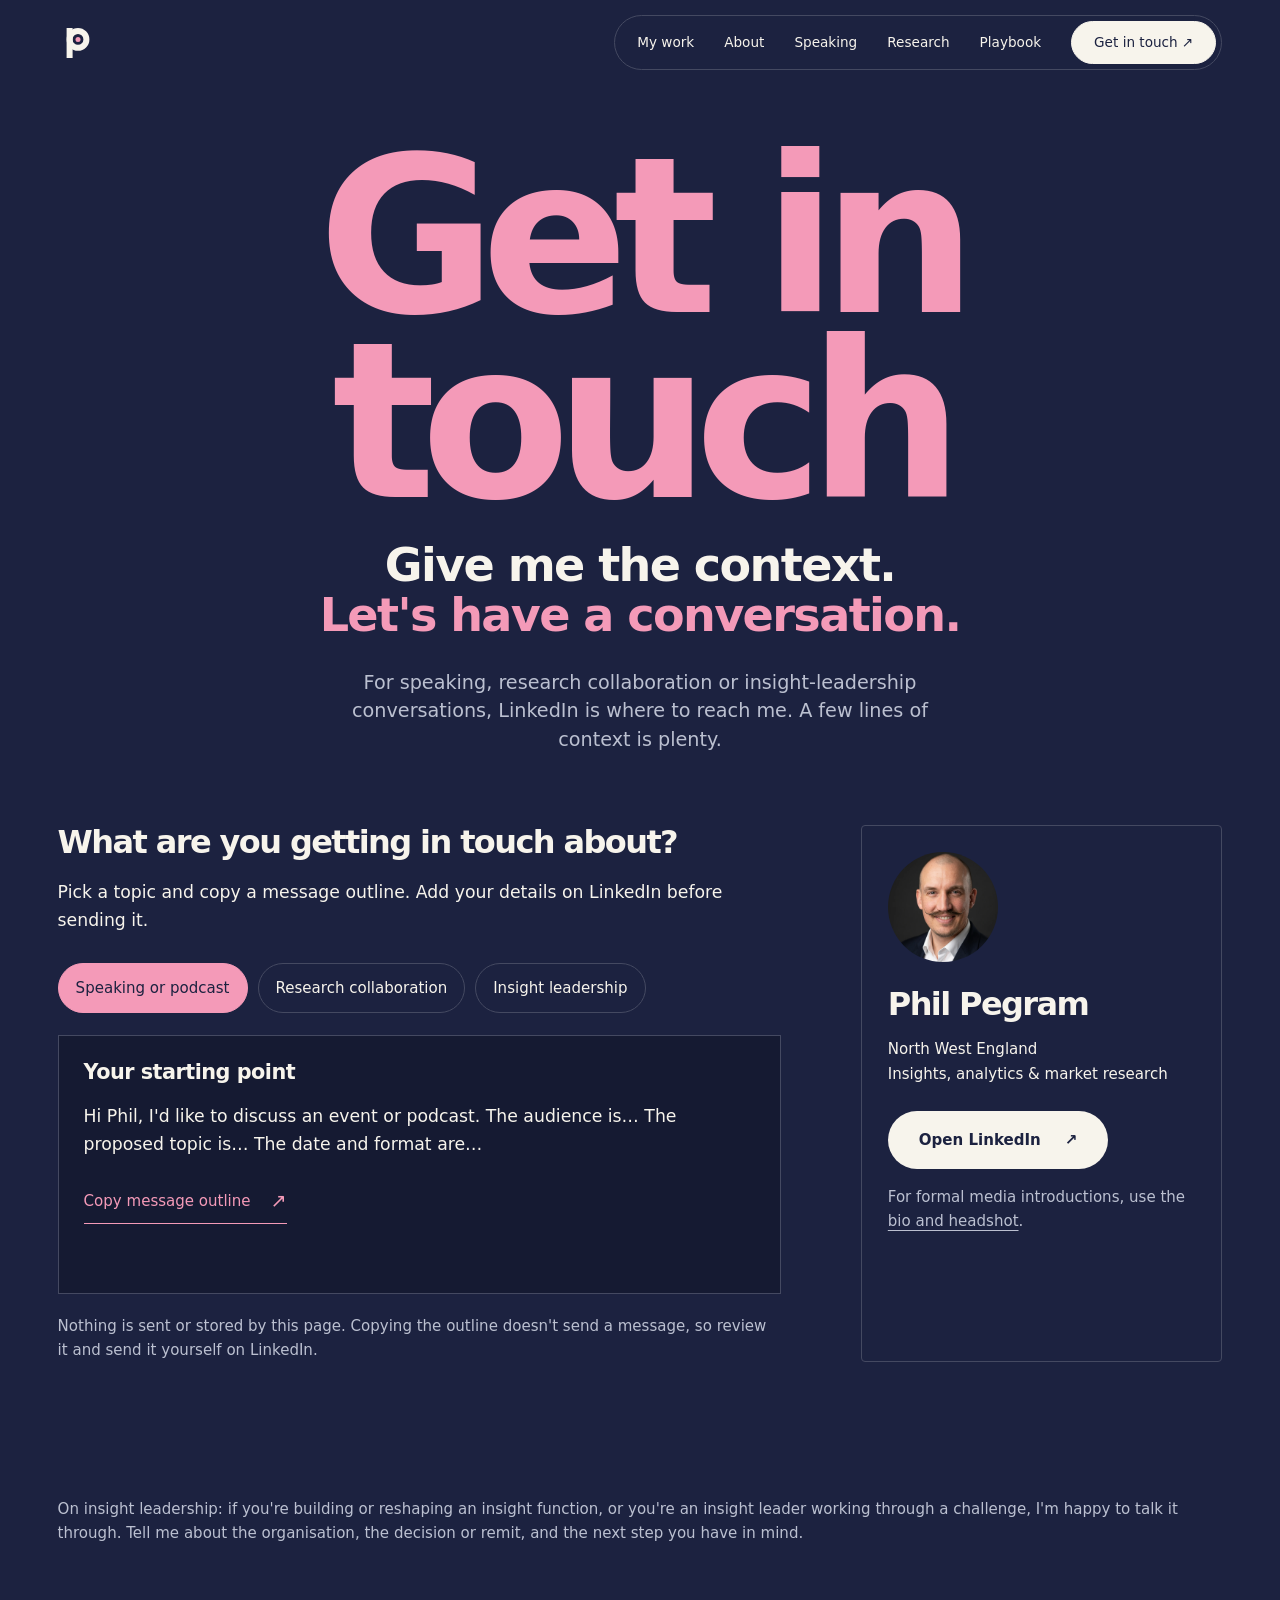
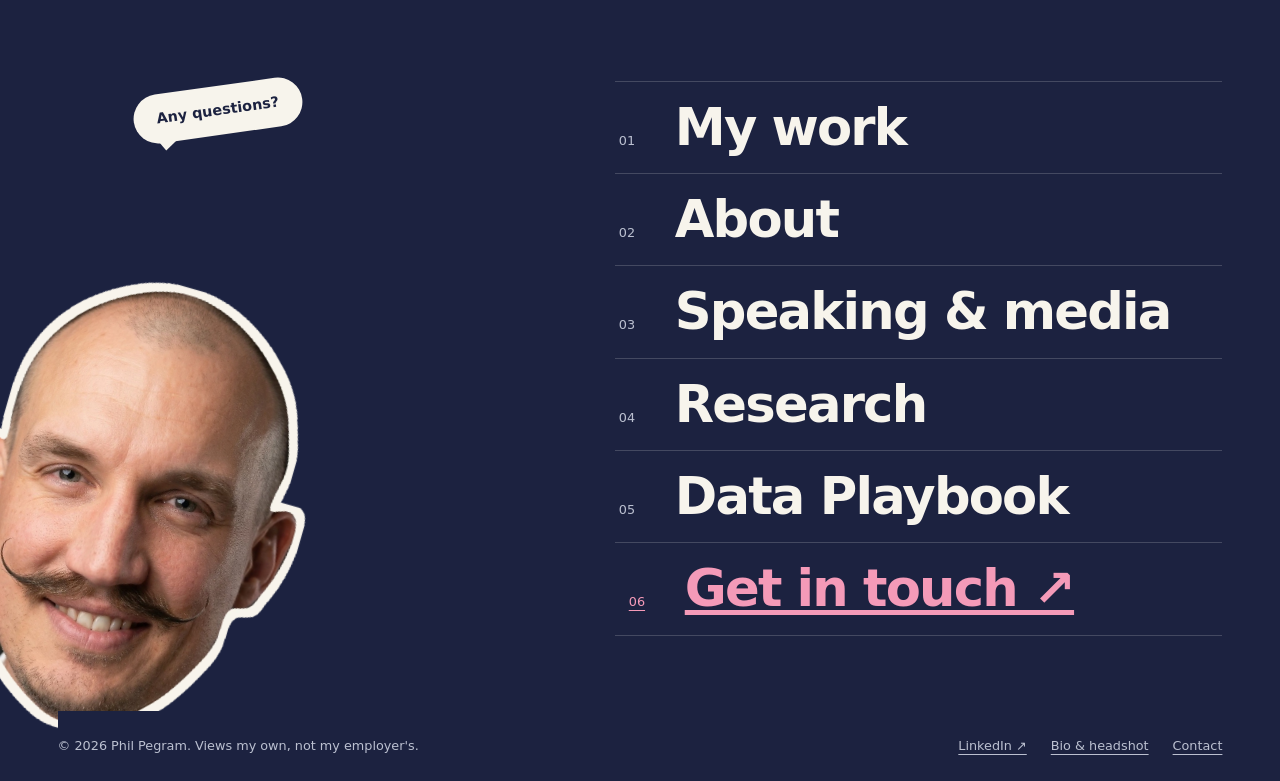
<file: contact.html>
<!doctype html><html lang="en-GB"><head><meta charset="utf-8"><meta name="viewport" content="width=device-width, initial-scale=1"><title>Contact Phil Pegram | Speaking, Research & Insight Leadership</title><meta name="description" content="Contact Phil Pegram on LinkedIn about speaking, research collaboration or insight leadership. Pick a topic to get a message outline you can copy."><link rel="canonical" href="https://philpegram.com/contact"><meta property="og:type" content="website"><meta property="og:title" content="Contact Phil Pegram | Speaking, Research & Insight Leadership"><meta property="og:description" content="Contact Phil Pegram on LinkedIn about speaking, research collaboration or insight leadership. Pick a topic to get a message outline you can copy."><meta property="og:url" content="https://philpegram.com/contact"><meta property="og:image" content="https://philpegram.com/phil-pegram.jpg"><meta property="og:site_name" content="Phil Pegram"><meta name="twitter:card" content="summary_large_image"><meta name="theme-color" content="#1c2240"><link rel="icon" href="favicon.svg"><link rel="preconnect" href="https://api.fontshare.com" crossorigin><link href="https://api.fontshare.com/v2/css?f[]=switzer@400,500,600,700,800&display=swap" rel="stylesheet"><link rel="stylesheet" href="styles.css"><link rel="stylesheet" href="brand.css"><script type="application/ld+json">
{
  "@context": "https://schema.org",
  "@graph": [
    {
      "@type": "Person",
      "@id": "https://philpegram.com/#phil-pegram",
      "name": "Phil Pegram",
      "url": "https://philpegram.com/about"
    },
    {
      "@type": "WebSite",
      "@id": "https://philpegram.com/#website",
      "url": "https://philpegram.com/",
      "name": "Phil Pegram",
      "publisher": {
        "@id": "https://philpegram.com/#phil-pegram"
      }
    },
    {
      "@type": "WebPage",
      "url": "https://philpegram.com/contact",
      "name": "Contact Phil Pegram | Speaking, Research & Insight Leadership",
      "mainEntity": {
        "@id": "https://philpegram.com/#phil-pegram"
      }
    }
  ]
}
</script><script src="site.js" defer></script></head><body class="page-contact"><a href="#main" class="skip">Skip to content</a><header class="site-header"><div class="wrap header-inner"><a href="/" class="brand" aria-label="Phil Pegram home"><svg viewBox="0 0 40 40" fill="none" aria-hidden="true" data-mark="p-dot"><rect x="8.6" y="5" width="6" height="30" fill="currentColor"/><circle cx="20" cy="16.4" r="8.4" fill="none" stroke="currentColor" stroke-width="6"/><circle cx="20" cy="16.4" r="2.5" fill="#f49ab8"/></svg><span>Phil Pegram</span></a><button class="menu-toggle" aria-expanded="false" aria-controls="main-nav">Menu <span aria-hidden="true">+</span></button><nav id="main-nav" aria-label="Main navigation"><a href="/work">My work</a><a href="/about">About</a><a href="/speaking">Speaking</a><a href="/writing">Research</a><a href="/playbook">Playbook</a><a class="nav-contact" href="/contact">Get in touch ↗</a></nav></div></header><main id="main"><section class="wrap page-intro"><p class="eyebrow">Get in touch</p><h1>Give me the context.<br><span class='pink'>Let's have a conversation.</span></h1><p class="lead">For speaking, research collaboration or insight-leadership conversations, LinkedIn is where to reach me. A few lines of context is plenty.</p></section>
<section class="wrap contact-layout"><div><h2>What are you getting in touch about?</h2><p>Pick a topic and copy a message outline. Add your details on LinkedIn before sending it.</p><div class="choices" role="group" aria-label="Enquiry topic"><button class="choice active" id="speaking" data-topic="speaking" aria-pressed="true">Speaking or podcast</button><button class="choice" id="research" data-topic="research" aria-pressed="false">Research collaboration</button><button class="choice" id="leadership" data-topic="leadership" aria-pressed="false">Insight leadership</button></div><div class="message-box"><h3>Your starting point</h3><p id="brief-text">Hi Phil, I'd like to discuss an event or podcast. The audience is… The proposed topic is… The date and format are…</p><button class="text-link" data-copy="brief-text">Copy message outline <span aria-hidden="true">↗</span></button><p class="copy-status fine" role="status" aria-live="polite"></p></div><p class="fine">Nothing is sent or stored by this page. Copying the outline doesn't send a message, so review it and send it yourself on LinkedIn.</p></div><aside class="contact-card"><img src="phil-portrait.webp" alt="Phil Pegram" width="1200" height="1500"><h2>Phil Pegram</h2><p>North West England<br>Insights, analytics & market research</p><a class="button" href="https://www.linkedin.com/in/philpegram">Open LinkedIn <span aria-hidden="true">↗</span></a><p class="fine">For formal media introductions, use the <a href="/speaking#organisers">bio and headshot</a>.</p></aside></section>
<section class="wrap note"><p>On insight leadership: if you're building or reshaping an insight function, or you're an insight leader working through a challenge, I'm happy to talk it through. Tell me about the organisation, the decision or remit, and the next step you have in mind.</p></section>
</main><footer class="footer sticker-footer"><div class="wrap"><div class="footer-stage"><div class="footer-portrait"><span class="speech-bubble">Any questions?</span><img src="phil-sticker.webp" alt="" width="710" height="950" loading="lazy"></div><nav class="footer-menu" aria-label="Footer navigation"><a href="/work"><span>01</span>My work</a><a href="/about"><span>02</span>About</a><a href="/speaking"><span>03</span>Speaking & media</a><a href="/writing"><span>04</span>Research</a><a href="/playbook"><span>05</span>Data Playbook</a><a href="/contact"><span>06</span>Get in touch ↗</a></nav></div><div class="footer-bottom"><p>© 2026 Phil Pegram. Views my own, not my employer's.</p><div><a href="https://www.linkedin.com/in/philpegram" rel="me">LinkedIn ↗</a><a href="/speaking#organisers">Bio & headshot</a><a href="/contact">Contact</a></div></div></div></footer></body></html>
</file>
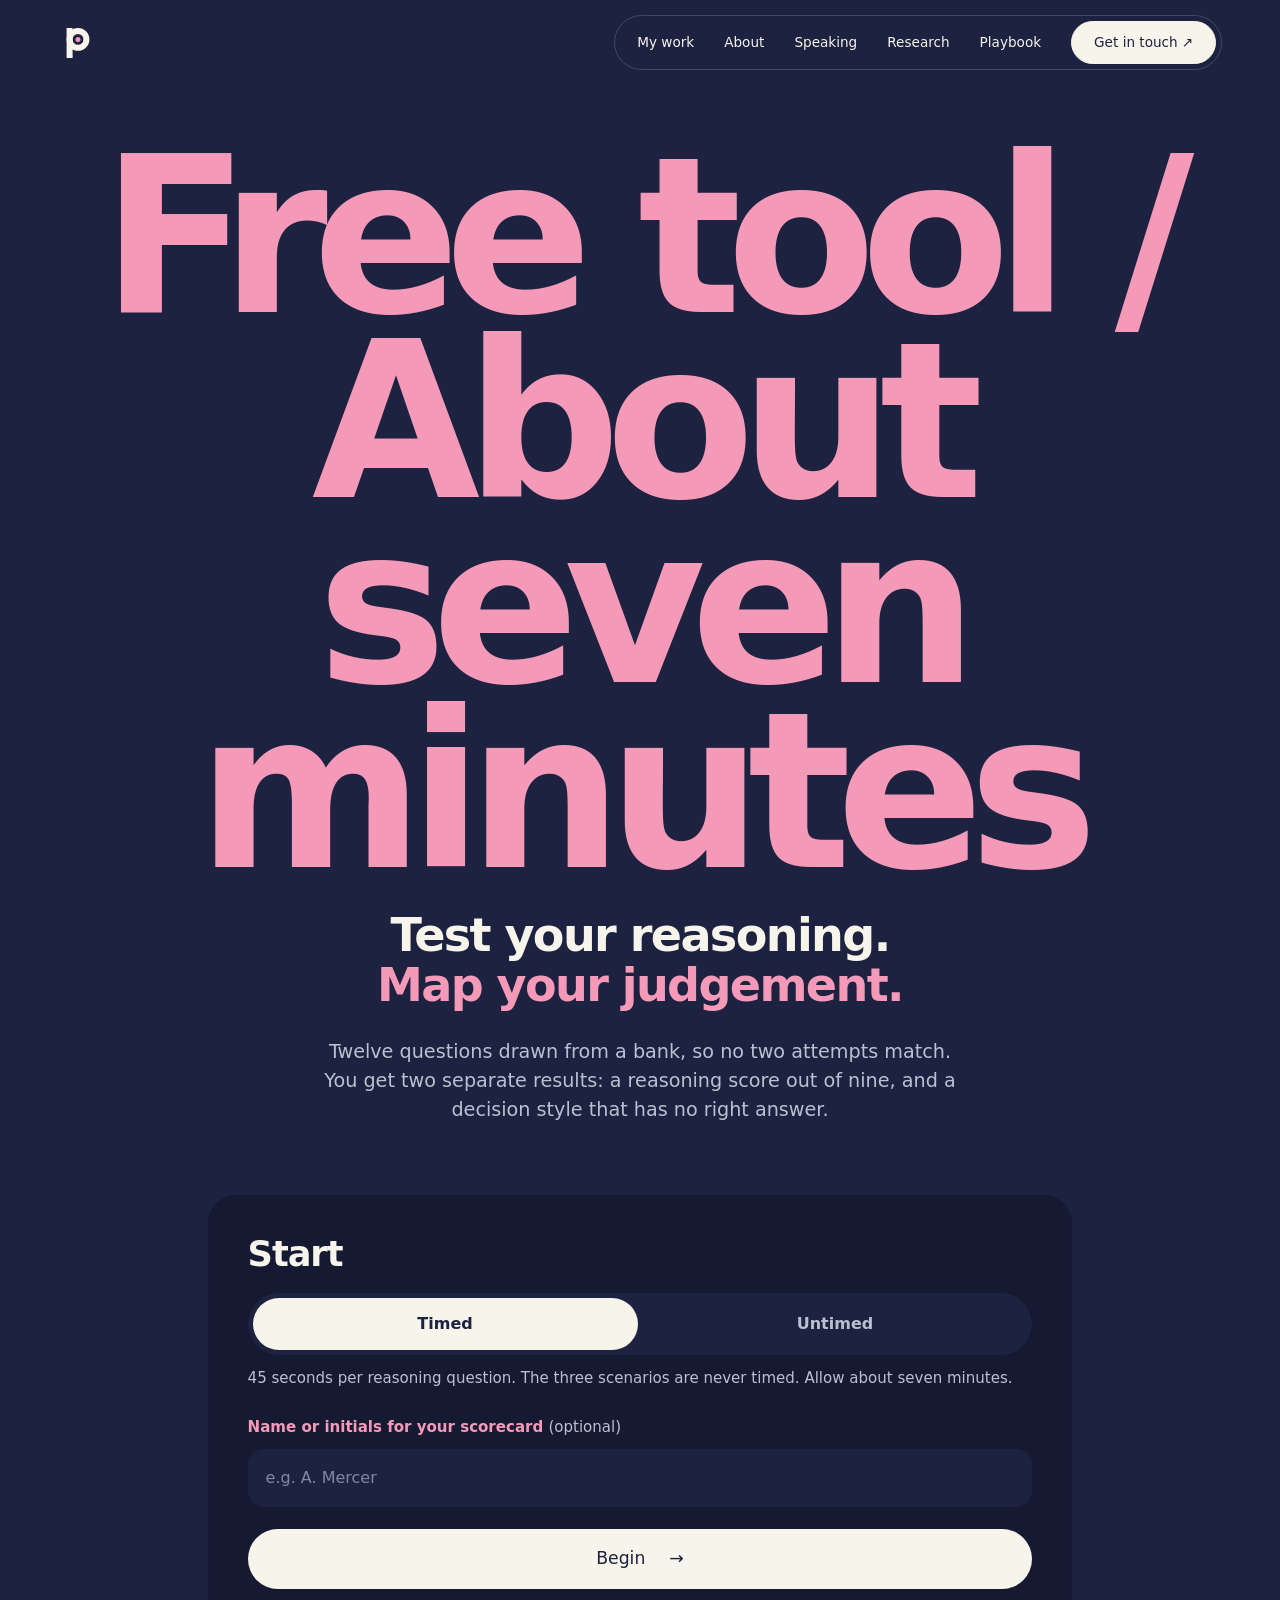
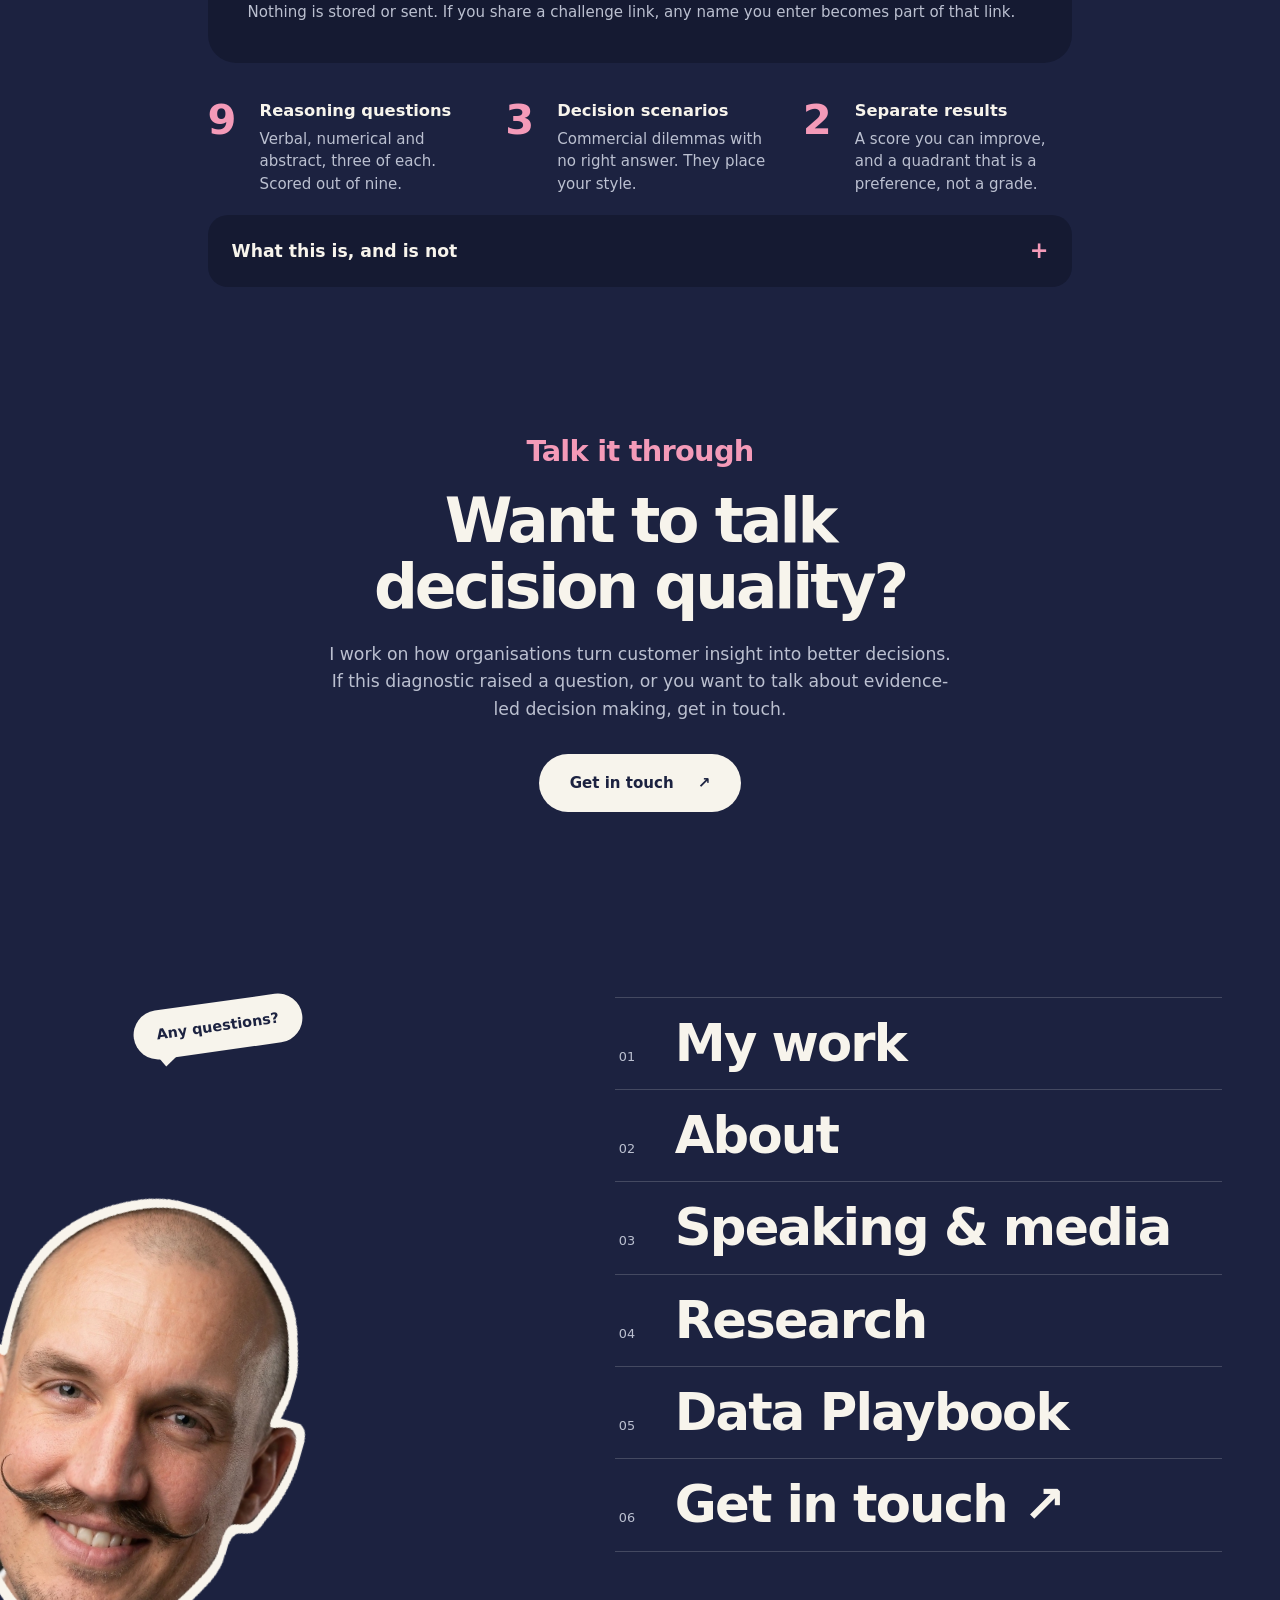
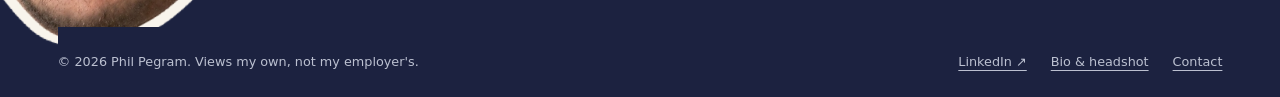
<file: decision-profile.html>
<!doctype html><html lang="en-GB"><head><meta charset="utf-8"><meta name="viewport" content="width=device-width, initial-scale=1"><title>Free reasoning and decision-style test | Phil Pegram</title><meta name="description" content="A free seven-minute diagnostic by Phil Pegram: nine reasoning questions for a score, and three commercial scenarios that map your decision style. Questions are drawn from a bank."><link rel="canonical" href="https://philpegram.com/decision-profile"><meta property="og:type" content="website"><meta property="og:title" content="Free reasoning and decision-style test | Phil Pegram"><meta property="og:description" content="A free seven-minute diagnostic by Phil Pegram: nine reasoning questions for a score, and three commercial scenarios that map your decision style. Questions are drawn from a bank."><meta property="og:url" content="https://philpegram.com/decision-profile"><meta property="og:image" content="https://philpegram.com/decision-profile-og.png"><meta property="og:image:width" content="1200"><meta property="og:image:height" content="630"><meta property="og:image:alt" content="Reasoning and Decision-Style Diagnostic by Phil Pegram: how do you decide when the data is incomplete?"><meta property="og:site_name" content="Phil Pegram"><meta name="twitter:card" content="summary_large_image"><meta name="twitter:image" content="https://philpegram.com/decision-profile-og.png"><meta name="theme-color" content="#1c2240"><link rel="icon" href="favicon.svg"><link rel="preconnect" href="https://api.fontshare.com" crossorigin><link href="https://api.fontshare.com/v2/css?f[]=switzer@400,500,600,700,800&display=swap" rel="stylesheet"><link rel="stylesheet" href="styles.css"><link rel="stylesheet" href="decision-profile.css"><script type="application/ld+json">
{"@context":"https://schema.org","@graph":[{"@type":"Person","@id":"https://philpegram.com/#phil-pegram","name":"Phil Pegram","url":"https://philpegram.com/about"},{"@type":"WebSite","@id":"https://philpegram.com/#website","url":"https://philpegram.com/","name":"Phil Pegram","publisher":{"@id":"https://philpegram.com/#phil-pegram"}},{"@type":"WebPage","url":"https://philpegram.com/decision-profile","name":"Reasoning & Decision-Style Diagnostic: Free 12-Question Test | Phil Pegram","isPartOf":{"@id":"https://philpegram.com/#website"},"mainEntity":{"@id":"https://philpegram.com/decision-profile#app"}},{"@type":"WebApplication","@id":"https://philpegram.com/decision-profile#app","name":"Reasoning & Decision-Style Diagnostic","url":"https://philpegram.com/decision-profile","description":"A free twelve-question practice diagnostic drawn from a question bank: nine scored reasoning items (verbal, numerical, abstract) and three commercial scenarios that place decision style on evidence-versus-speed and governance-versus-autonomy axes. Not a validated psychometric instrument.","applicationCategory":"EducationalApplication","operatingSystem":"Any (web browser)","isAccessibleForFree":true,"inLanguage":"en-GB","creator":{"@id":"https://philpegram.com/#phil-pegram"},"offers":{"@type":"Offer","price":"0","priceCurrency":"GBP"},"image":"https://philpegram.com/decision-profile-og.png"}]}
</script><script src="site.js" defer></script><script src="decision-bank-extra.js" defer></script><script src="decision-profile.js" defer></script></head><body class="page-decision-profile"><a href="#main" class="skip">Skip to content</a><header class="site-header"><div class="wrap header-inner"><a href="/" class="brand" aria-label="Phil Pegram home"><svg viewBox="0 0 40 40" fill="none" aria-hidden="true"><path d="M8 31V9h11a7 7 0 0 1 0 14H8M22 31V18h7a5 5 0 0 1 0 10h-7" stroke="currentColor" stroke-width="3.5" stroke-linejoin="round"/></svg><span>Phil Pegram</span></a><button class="menu-toggle" aria-expanded="false" aria-controls="main-nav">Menu <span aria-hidden="true">+</span></button><nav id="main-nav" aria-label="Main navigation"><a href="/work">My work</a><a href="/about">About</a><a href="/speaking">Speaking</a><a href="/writing">Research</a><a href="/playbook">Playbook</a><a class="nav-contact" href="/contact">Get in touch ↗</a></nav></div></header><main id="main">

<div id="dpBanner" class="dp-banner" hidden><div class="wrap dp-banner-in"><p id="dpBannerText"></p><div><button type="button" id="dpAccept">Accept</button><button type="button" id="dpClose" aria-label="Dismiss">✕</button></div></div></div>

<section class="wrap page-intro" id="dpTop"><p class="eyebrow">Free tool / About seven minutes</p><h1>Test your reasoning.<br><span class="pink">Map your judgement.</span></h1><p class="lead">Twelve questions drawn from a bank, so no two attempts match. You get two separate results: a reasoning score out of nine, and a decision style that has no right answer.</p></section>

<noscript><div class="wrap"><p class="dp-warn">This diagnostic needs JavaScript. Please enable it and reload the page.</p></div></noscript>

<div class="wrap dp-app">

<section id="dpLanding">
  <div class="dp-panel" id="dpStartCard">
    <h2>Start</h2>
    <div class="dp-seg" role="radiogroup" aria-label="Test mode">
      <button type="button" role="radio" aria-checked="true" id="dpModeTimed" class="on">Timed</button>
      <button type="button" role="radio" aria-checked="false" id="dpModeUntimed">Untimed</button>
    </div>
    <p id="dpModeHint" class="dp-hint">45 seconds per reasoning question. The three scenarios are never timed.</p>
    <label for="dpName" class="dp-lab">Name or initials for your scorecard <span>(optional)</span></label>
    <input id="dpName" type="text" maxlength="28" autocomplete="off" placeholder="e.g. A. Mercer" enterkeyhint="done">
    <button type="button" id="dpStart" class="button dp-big">Begin <span aria-hidden="true">→</span></button>
    <p class="dp-hint">Nothing is stored or sent. If you share a challenge link, any name you enter becomes part of that link.</p>
  </div>

  <ol class="dp-steps">
    <li><b>9</b><span><strong>Reasoning questions</strong>Verbal, numerical and abstract, three of each. Scored out of nine.</span></li>
    <li><b>3</b><span><strong>Decision scenarios</strong>Commercial dilemmas with no right answer. They place your style.</span></li>
    <li><b>2</b><span><strong>Separate results</strong>A score you can improve, and a quadrant that is a preference, not a grade.</span></li>
  </ol>

  <details class="dp-more"><summary>What this is, and is not</summary><div>
    <p>Most online personality quizzes flatter you. Formal selection batteries take the best part of an hour and keep the results. This sits between the two: a short practice diagnostic on how you handle evidence and make commercial calls.</p>
    <p>Each attempt draws different questions from a bank, and answer positions are shuffled, so a shared answer key will not work. Most questions are generated afresh each time, and the verbal ones come from a curated bank.</p>
    <p>It has not been validated or normed, so there are no percentiles or population comparisons, and it should not be used for hiring or selection. Built by Phil Pegram, who works in customer insight and analytics. Views my own, not my employer's.</p>
  </div></details>
</section>

<section id="dpQuiz" hidden>
  <div class="dp-top">
    <div class="dp-where"><span id="dpBattery"></span><small id="dpSub"></small></div>
    <div class="dp-meta"><span id="dpClockWrap" class="dp-clock"><span class="dp-sr">Time left</span><b id="dpClock">0:45</b></span><span id="dpCount" class="dp-count"></span></div>
  </div>
  <div id="dpDots" class="dp-dots" aria-hidden="true"></div>
  <div id="dpTrack" class="dp-track" aria-hidden="true"><div id="dpBar"></div></div>
  <p id="dpLive" class="dp-sr" role="status" aria-live="polite"></p>

  <div id="dpStyleNote" class="dp-note" hidden><b>Decision style.</b> No right answers and no clock. Pick what you would actually do, not what sounds best.</div>

  <div class="dp-q">
    <div id="dpStim" class="dp-stim" hidden></div>
    <h2 id="dpPrompt" class="dp-prompt"></h2>
    <div id="dpOpts" class="dp-opts" role="radiogroup" aria-labelledby="dpPrompt"></div>
    <p id="dpNotice" class="dp-warn" role="alert" hidden></p>
  </div>
  <div class="dp-bar"><button type="button" id="dpRestart" class="dp-quiet">Restart</button><button type="button" id="dpGo" class="button dp-big"><span id="dpGoText">Confirm</span> <span aria-hidden="true">→</span></button></div>
</section>

<section id="dpResults" hidden>
  <div class="dp-rhead"><p class="eyebrow">Your results</p><h2>Two readouts, kept apart.</h2><p>The score measures how many reasoning questions you got right. The decision style shows how you lean. It is not a score, and no quadrant beats another.</p></div>

  <div id="dpCompare" class="dp-panel dp-compare" hidden></div>

  <div class="dp-two">
    <section class="dp-panel dp-scorep" aria-labelledby="h1">
      <p class="dp-lab" id="h1">1 · Reasoning score</p>
      <div class="dp-big-n"><b id="rScore">0</b><span>/ 9</span></div>
      <p id="rTime" class="dp-hint"></p>
      <div id="rPips" class="dp-pips" aria-hidden="true"></div>
      <ul id="rRows" class="dp-rows"></ul>
      <p class="dp-hint">Guessing at random would average about 2 or 3 out of 9. This is a practice score, not normed against a population.</p>
    </section>
    <section class="dp-panel dp-stylep" aria-labelledby="h2">
      <p class="dp-lab" id="h2">2 · Decision style <span>(not a score)</span></p>
      <h3 id="rStyle"></h3>
      <p id="rQuad" class="dp-quad"></p>
      <p id="rTag"></p>
      <div id="rMap" class="dp-map"></div>
      <ul id="rPicks" class="dp-picks"></ul>
    </section>
  </div>

  <div class="dp-two">
    <section class="dp-panel">
      <p class="dp-lab">Share and compare</p>
      <label for="dpShare" class="dp-sr">Ready-to-post text and link</label>
      <textarea id="dpShare" rows="5" readonly></textarea>
      <p id="dpToast" class="dp-toast" role="status" hidden>Copied to clipboard.</p>
      <div class="dp-sharebtns"><button type="button" id="dpCopy2" class="button">Copy text and link</button><button type="button" id="dpLI" class="dp-chip">LinkedIn ↗</button><button type="button" id="dpX" class="dp-chip">X ↗</button><button type="button" id="dpPng2" class="dp-chip">Scorecard (PNG) ↓</button></div>
    </section>
    <section class="dp-panel">
      <p class="dp-lab">What to take from this</p>
      <div id="dpPlan" class="dp-plan"></div>
    </section>
  </div>
  <div class="dp-actions2"><button type="button" id="dpPng" class="button">Download scorecard (PNG) ↓</button><button type="button" id="dpCopy" class="dp-quiet">Copy challenge link</button><button type="button" id="dpRetake" class="dp-quiet">Retake with new questions ↻</button></div>

  <div class="dp-panel dp-review">
    <div class="dp-rv-head"><h2>Answers and explanations</h2><div><button type="button" id="dpOpen" class="dp-chip">Expand all</button><button type="button" id="dpShut" class="dp-chip">Collapse all</button></div></div>
    <div id="dpReview"></div>
  </div>
</section>

<canvas id="dpCanvas" width="1200" height="630" hidden aria-hidden="true"></canvas>
</div>

<section class="contact-band wrap"><div><p class="eyebrow">Talk it through</p><h2>Want to talk decision quality?</h2><p>I work on how organisations turn customer insight into better decisions. If this diagnostic raised a question, or you want to talk about evidence-led decision making, get in touch.</p></div><a class="button" href="/contact">Get in touch <span aria-hidden="true">↗</span></a></section></main><footer class="footer sticker-footer"><div class="wrap"><div class="footer-stage"><div class="footer-portrait"><span class="speech-bubble">Any questions?</span><img src="phil-sticker.webp" alt="" width="710" height="950" loading="lazy"></div><nav class="footer-menu" aria-label="Footer navigation"><a href="/work"><span>01</span>My work</a><a href="/about"><span>02</span>About</a><a href="/speaking"><span>03</span>Speaking &amp; media</a><a href="/writing"><span>04</span>Research</a><a href="/playbook"><span>05</span>Data Playbook</a><a href="/contact"><span>06</span>Get in touch ↗</a></nav></div><div class="footer-bottom"><p>© 2026 Phil Pegram. Views my own, not my employer's.</p><div><a href="https://www.linkedin.com/in/philpegram" rel="me">LinkedIn ↗</a><a href="/speaking#organisers">Bio &amp; headshot</a><a href="/contact">Contact</a></div></div></div></footer></body></html>
</file>
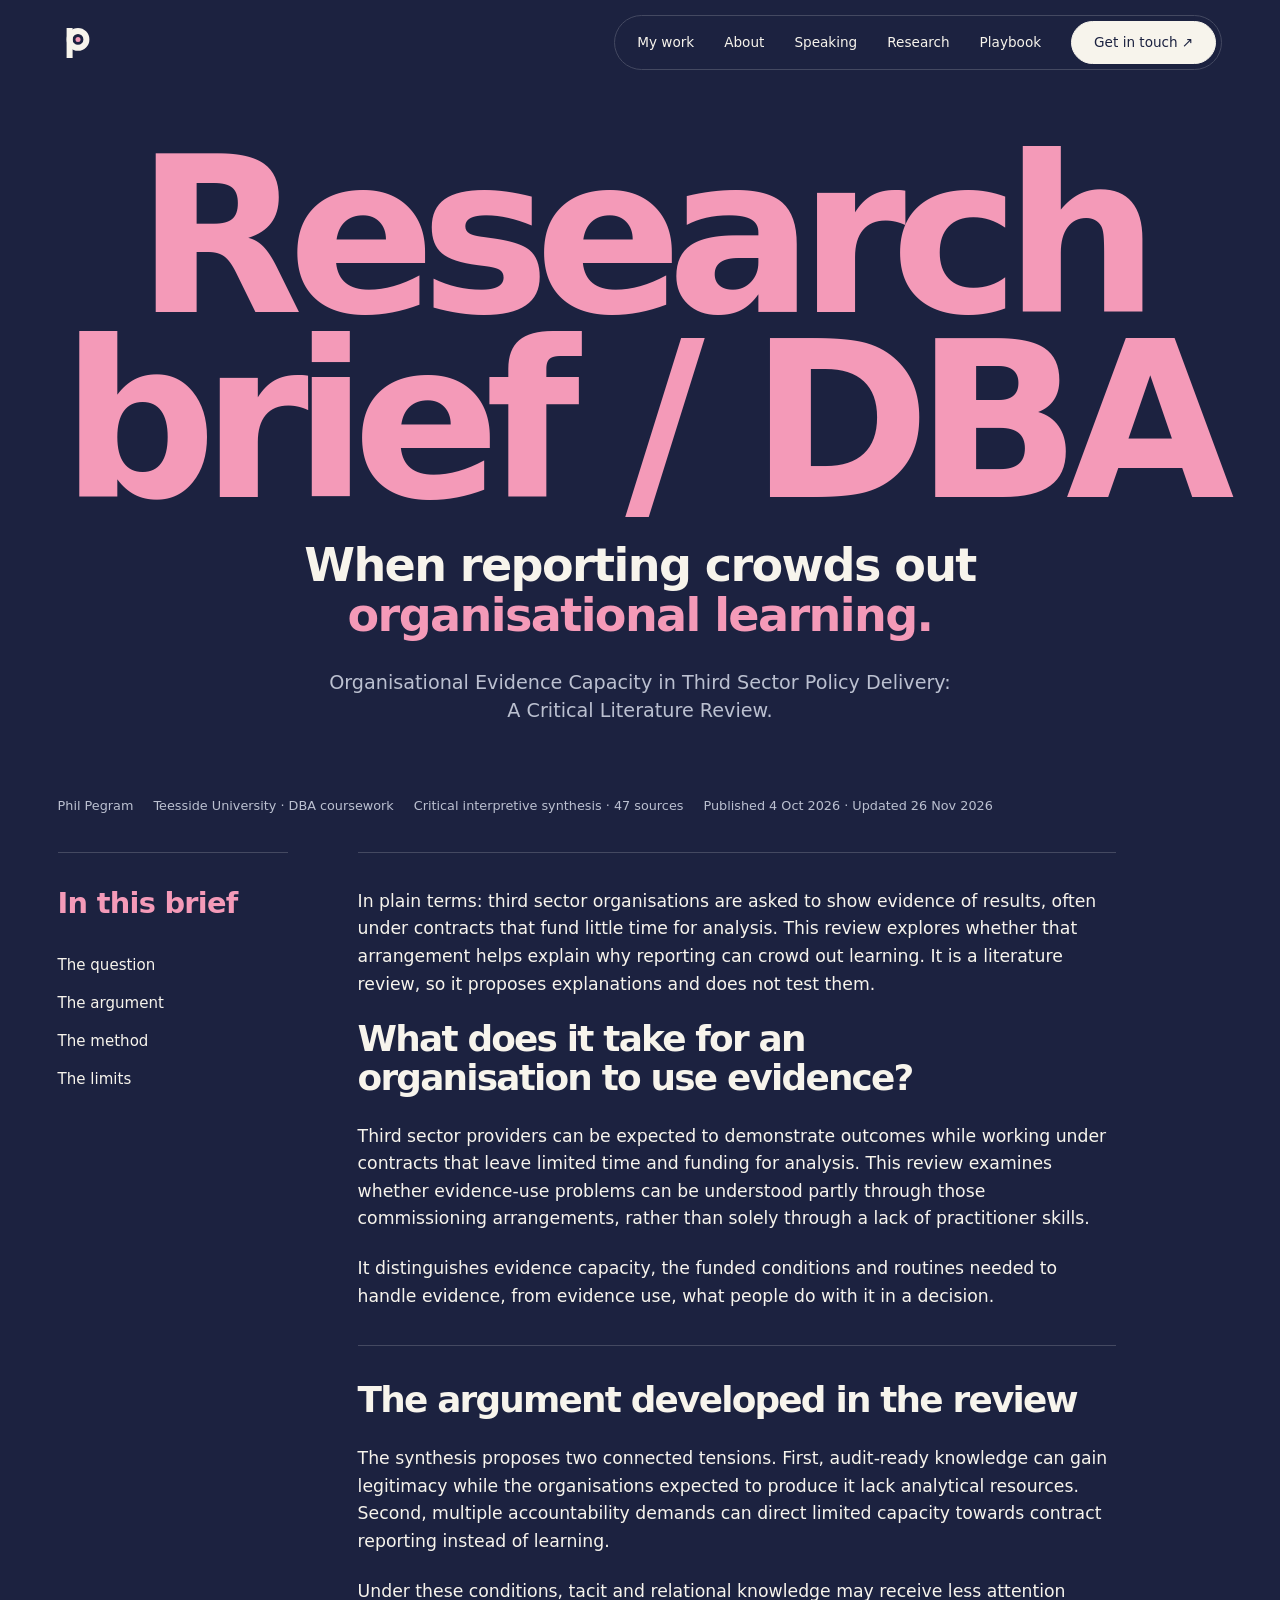
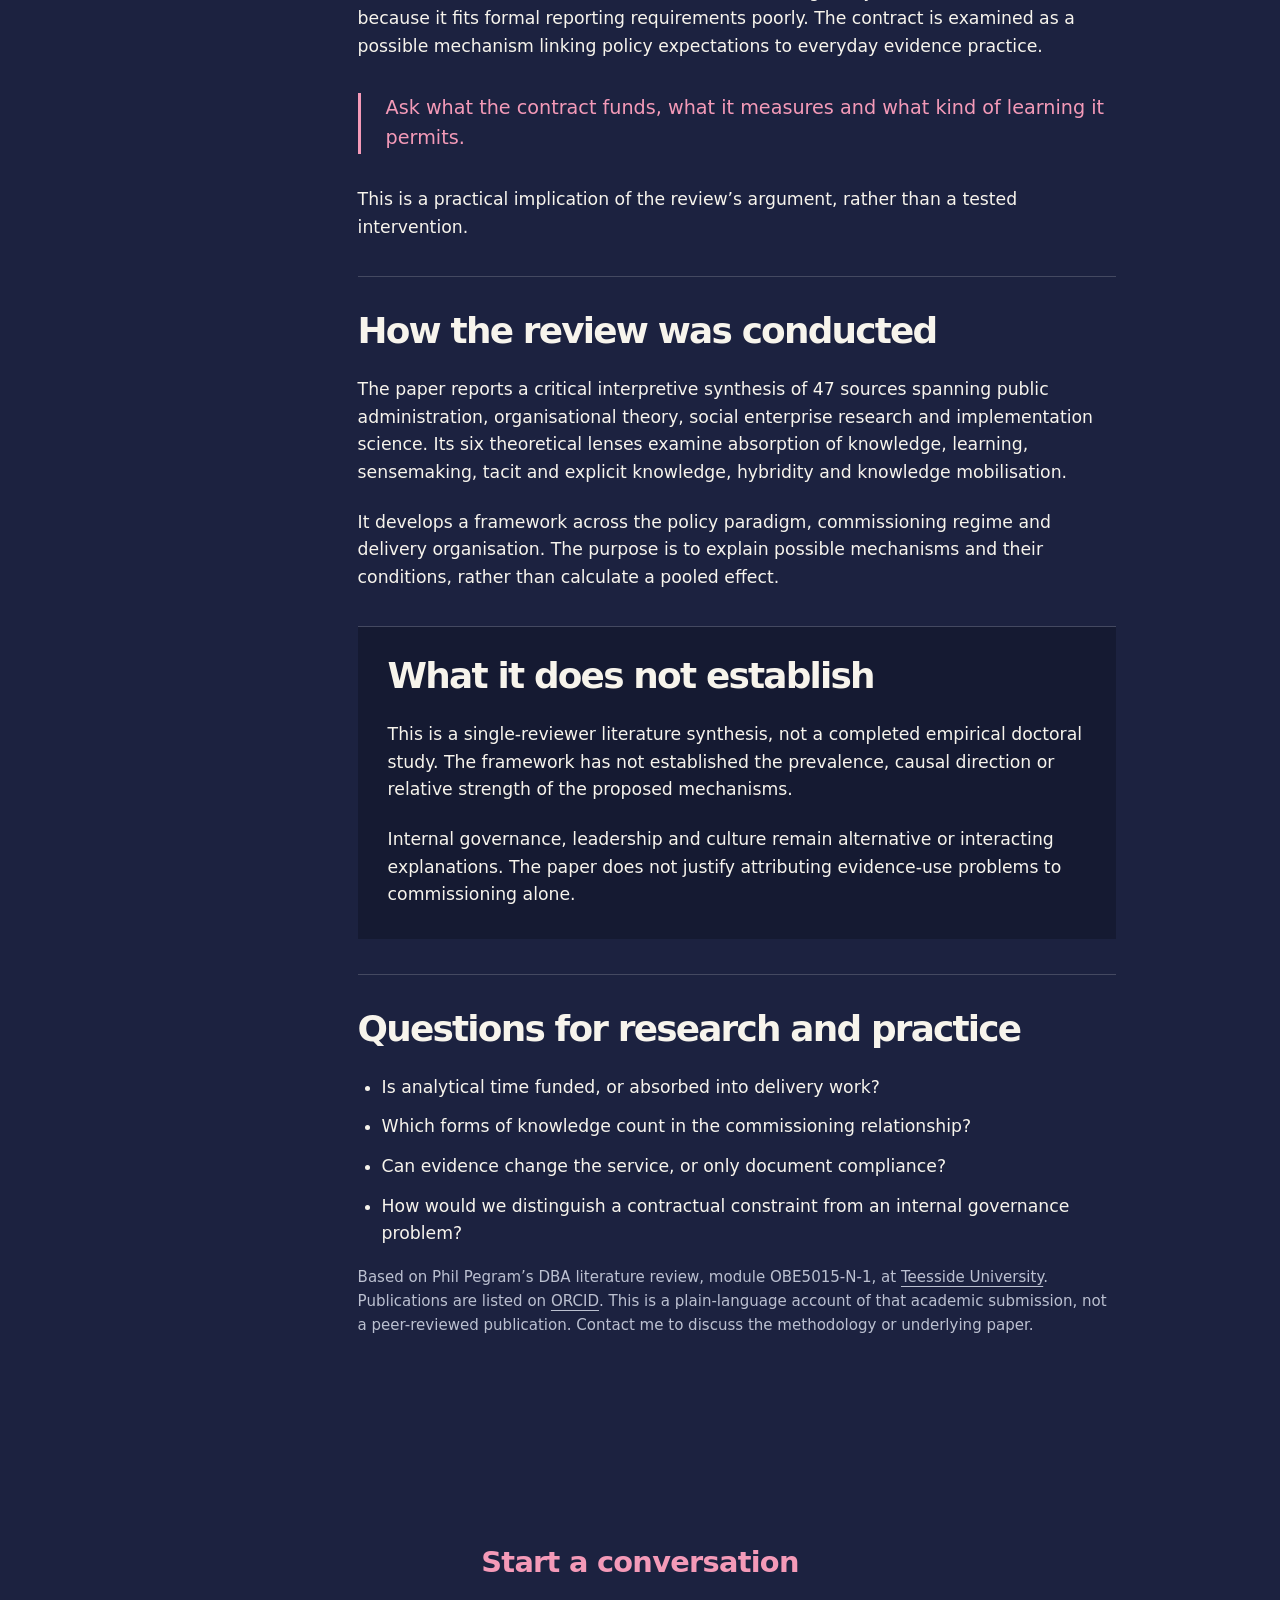
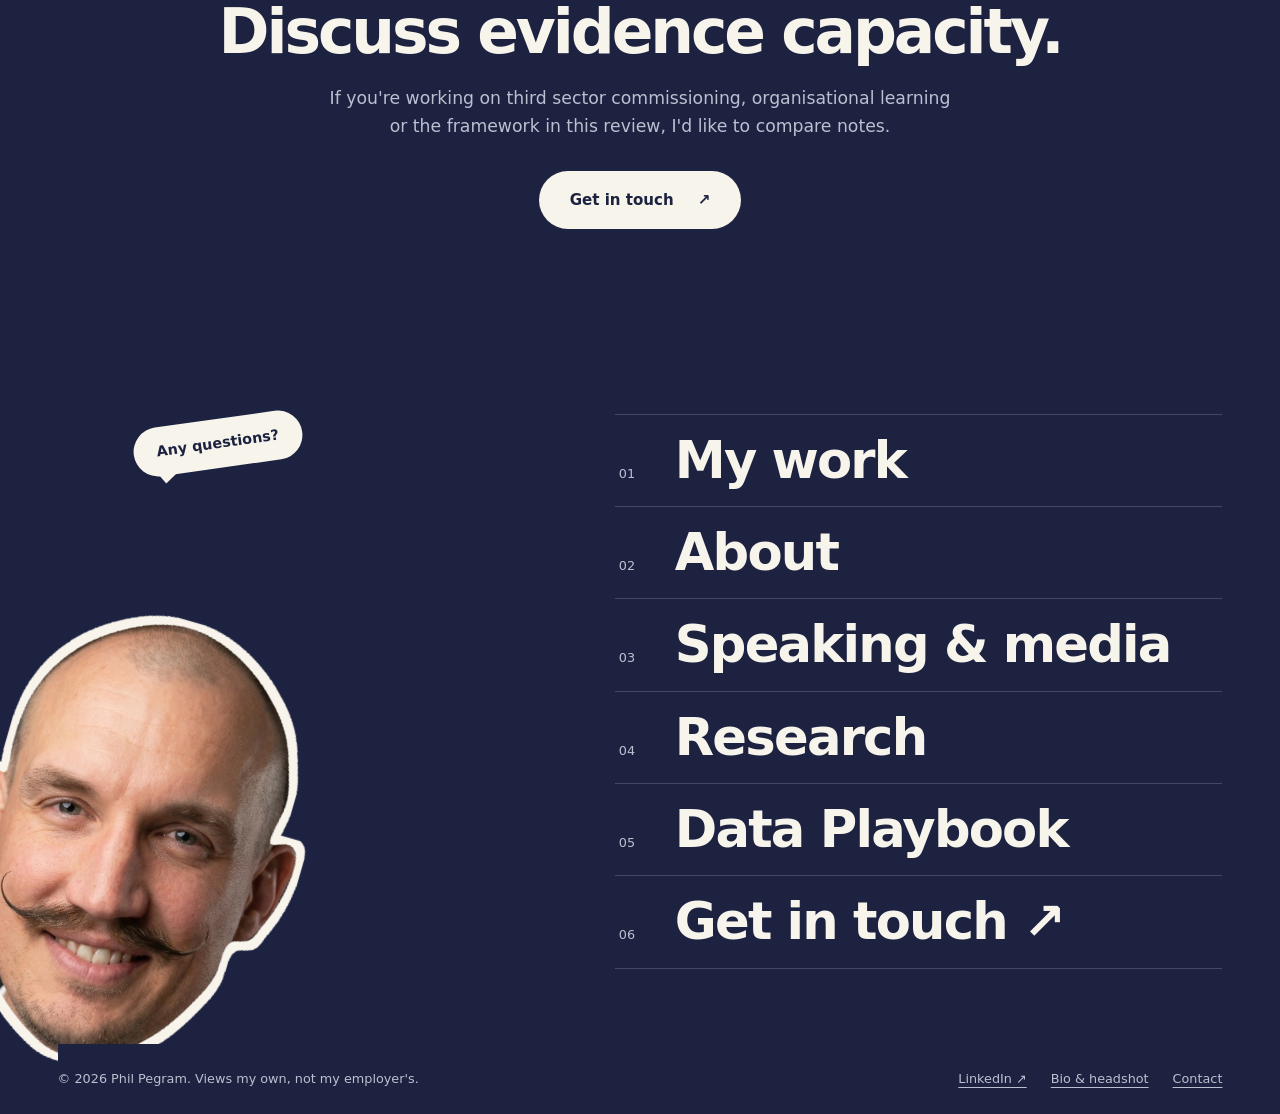
<file: evidence-capacity.html>
<!doctype html><html lang="en-GB"><head><meta charset="utf-8"><meta name="viewport" content="width=device-width, initial-scale=1"><title>Organisational Evidence Capacity: Research Brief | Phil Pegram</title><meta name="description" content="Plain-language brief of Phil Pegram's DBA literature review on commissioning, analytical capacity and evidence use in third sector organisations, with its limits stated."><link rel="canonical" href="https://philpegram.com/evidence-capacity"><meta property="og:type" content="website"><meta property="og:title" content="Organisational Evidence Capacity: Research Brief | Phil Pegram"><meta property="og:description" content="Plain-language brief of Phil Pegram's DBA literature review on commissioning, analytical capacity and evidence use in third sector organisations, with its limits stated."><meta property="og:url" content="https://philpegram.com/evidence-capacity"><meta property="og:image" content="https://philpegram.com/evidence-capacity-og.png"><meta property="og:image:width" content="1200"><meta property="og:image:height" content="630"><meta property="og:image:alt" content="Research brief by Phil Pegram: when reporting crowds out organisational learning."><meta property="og:site_name" content="Phil Pegram"><meta name="twitter:card" content="summary_large_image"><meta name="twitter:image" content="https://philpegram.com/evidence-capacity-og.png"><meta name="theme-color" content="#1c2240"><link rel="icon" href="favicon.svg"><link rel="preconnect" href="https://api.fontshare.com" crossorigin><link href="https://api.fontshare.com/v2/css?f[]=switzer@400,500,600,700,800&display=swap" rel="stylesheet"><link rel="stylesheet" href="styles.css"><script type="application/ld+json">{"@context":"https://schema.org","@graph":[{"@type":"Person","@id":"https://philpegram.com/#phil-pegram","name":"Phil Pegram","url":"https://philpegram.com/about"},{"@type":"WebSite","@id":"https://philpegram.com/#website","url":"https://philpegram.com/","name":"Phil Pegram","publisher":{"@id":"https://philpegram.com/#phil-pegram"}},{"@type":"WebPage","url":"https://philpegram.com/evidence-capacity","name":"Organisational Evidence Capacity: Research Brief | Phil Pegram","mainEntity":{"@id":"https://philpegram.com/#phil-pegram"}},{"@type":"Article","headline":"Organisational evidence capacity in third sector policy delivery: a critical literature review","url":"https://philpegram.com/evidence-capacity","author":{"@id":"https://philpegram.com/#phil-pegram"},"description":"Plain-language brief of Phil Pegram's DBA literature review on commissioning, analytical capacity and evidence use in third sector organisations, with its limits stated.","inLanguage":"en-GB","articleSection":"Research brief","datePublished":"2026-10-04","dateModified":"2026-11-26","image":"https://philpegram.com/evidence-capacity-og.png","publisher":{"@id":"https://philpegram.com/#phil-pegram"}}]}</script><script src="site.js" defer></script></head><body class="page-evidence-capacity"><a href="#main" class="skip">Skip to content</a><header class="site-header"><div class="wrap header-inner"><a href="/" class="brand" aria-label="Phil Pegram home"><svg viewBox="0 0 40 40" fill="none" aria-hidden="true"><path d="M8 31V9h11a7 7 0 0 1 0 14H8M22 31V18h7a5 5 0 0 1 0 10h-7" stroke="currentColor" stroke-width="3.5" stroke-linejoin="round"/></svg><span>Phil Pegram</span></a><button class="menu-toggle" aria-expanded="false" aria-controls="main-nav">Menu <span aria-hidden="true">+</span></button><nav id="main-nav" aria-label="Main navigation"><a href="/work">My work</a><a href="/about">About</a><a href="/speaking">Speaking</a><a href="/writing">Research</a><a href="/playbook">Playbook</a><a class="nav-contact" href="/contact">Get in touch ↗</a></nav></div></header><main id="main"><section class="wrap page-intro"><p class="eyebrow">Research brief / DBA</p><h1>When reporting crowds out<br><span class='pink'>organisational learning.</span></h1><p class="lead">Organisational Evidence Capacity in Third Sector Policy Delivery: A Critical Literature Review.</p></section>
<div class="wrap article-meta"><span>Phil Pegram</span><span>Teesside University · DBA coursework</span><span>Critical interpretive synthesis · 47 sources</span><span>Published <time datetime="2026-10-04">4 Oct 2026</time> · Updated <time datetime="2026-11-26">26 Nov 2026</time></span></div>
<article class="wrap article"><aside class="article-nav"><span class="eyebrow">In this brief</span><a href="#question">The question</a><a href="#argument">The argument</a><a href="#method">The method</a><a href="#limits">The limits</a></aside><div class="prose">
<section id="question"><p>In plain terms: third sector organisations are asked to show evidence of results, often under contracts that fund little time for analysis. This review explores whether that arrangement helps explain why reporting can crowd out learning. It is a literature review, so it proposes explanations and does not test them.</p><h2>What does it take for an organisation to use evidence?</h2><p>Third sector providers can be expected to demonstrate outcomes while working under contracts that leave limited time and funding for analysis. This review examines whether evidence-use problems can be understood partly through those commissioning arrangements, rather than solely through a lack of practitioner skills.</p><p>It distinguishes evidence capacity, the funded conditions and routines needed to handle evidence, from evidence use, what people do with it in a decision.</p></section>
<section id="argument"><h2>The argument developed in the review</h2><p>The synthesis proposes two connected tensions. First, audit-ready knowledge can gain legitimacy while the organisations expected to produce it lack analytical resources. Second, multiple accountability demands can direct limited capacity towards contract reporting instead of learning.</p><p>Under these conditions, tacit and relational knowledge may receive less attention because it fits formal reporting requirements poorly. The contract is examined as a possible mechanism linking policy expectations to everyday evidence practice.</p><blockquote>Ask what the contract funds, what it measures and what kind of learning it permits.</blockquote><p>This is a practical implication of the review’s argument, rather than a tested intervention.</p></section>
<section id="method"><h2>How the review was conducted</h2><p>The paper reports a critical interpretive synthesis of 47 sources spanning public administration, organisational theory, social enterprise research and implementation science. Its six theoretical lenses examine absorption of knowledge, learning, sensemaking, tacit and explicit knowledge, hybridity and knowledge mobilisation.</p><p>It develops a framework across the policy paradigm, commissioning regime and delivery organisation. The purpose is to explain possible mechanisms and their conditions, rather than calculate a pooled effect.</p></section>
<section id="limits" class="limitation"><h2>What it does not establish</h2><p>This is a single-reviewer literature synthesis, not a completed empirical doctoral study. The framework has not established the prevalence, causal direction or relative strength of the proposed mechanisms.</p><p>Internal governance, leadership and culture remain alternative or interacting explanations. The paper does not justify attributing evidence-use problems to commissioning alone.</p></section>
<section><h2>Questions for research and practice</h2><ul><li>Is analytical time funded, or absorbed into delivery work?</li><li>Which forms of knowledge count in the commissioning relationship?</li><li>Can evidence change the service, or only document compliance?</li><li>How would we distinguish a contractual constraint from an internal governance problem?</li></ul><p class="fine">Based on Phil Pegram’s DBA literature review, module OBE5015-N-1, at <a href="https://research.tees.ac.uk/en/persons/philip-pegram/" rel="noopener">Teesside University</a>. Publications are listed on <a href="https://orcid.org/0009-0005-1296-2359" rel="noopener">ORCID</a>. This is a plain-language account of that academic submission, not a peer-reviewed publication. Contact me to discuss the methodology or underlying paper.</p></section>
</div></article><section class="contact-band wrap"><div><p class="eyebrow">Start a conversation</p><h2>Discuss evidence capacity.</h2><p>If you're working on third sector commissioning, organisational learning or the framework in this review, I'd like to compare notes.</p></div><a class="button" href="/contact#research">Get in touch <span aria-hidden="true">↗</span></a></section></main><footer class="footer sticker-footer"><div class="wrap"><div class="footer-stage"><div class="footer-portrait"><span class="speech-bubble">Any questions?</span><img src="phil-sticker.webp" alt="" width="710" height="950" loading="lazy"></div><nav class="footer-menu" aria-label="Footer navigation"><a href="/work"><span>01</span>My work</a><a href="/about"><span>02</span>About</a><a href="/speaking"><span>03</span>Speaking & media</a><a href="/writing"><span>04</span>Research</a><a href="/playbook"><span>05</span>Data Playbook</a><a href="/contact"><span>06</span>Get in touch ↗</a></nav></div><div class="footer-bottom"><p>© 2026 Phil Pegram. Views my own, not my employer's.</p><div><a href="https://www.linkedin.com/in/philpegram" rel="me">LinkedIn ↗</a><a href="/speaking#organisers">Bio & headshot</a><a href="/contact">Contact</a></div></div></div></footer></body></html>
</file>
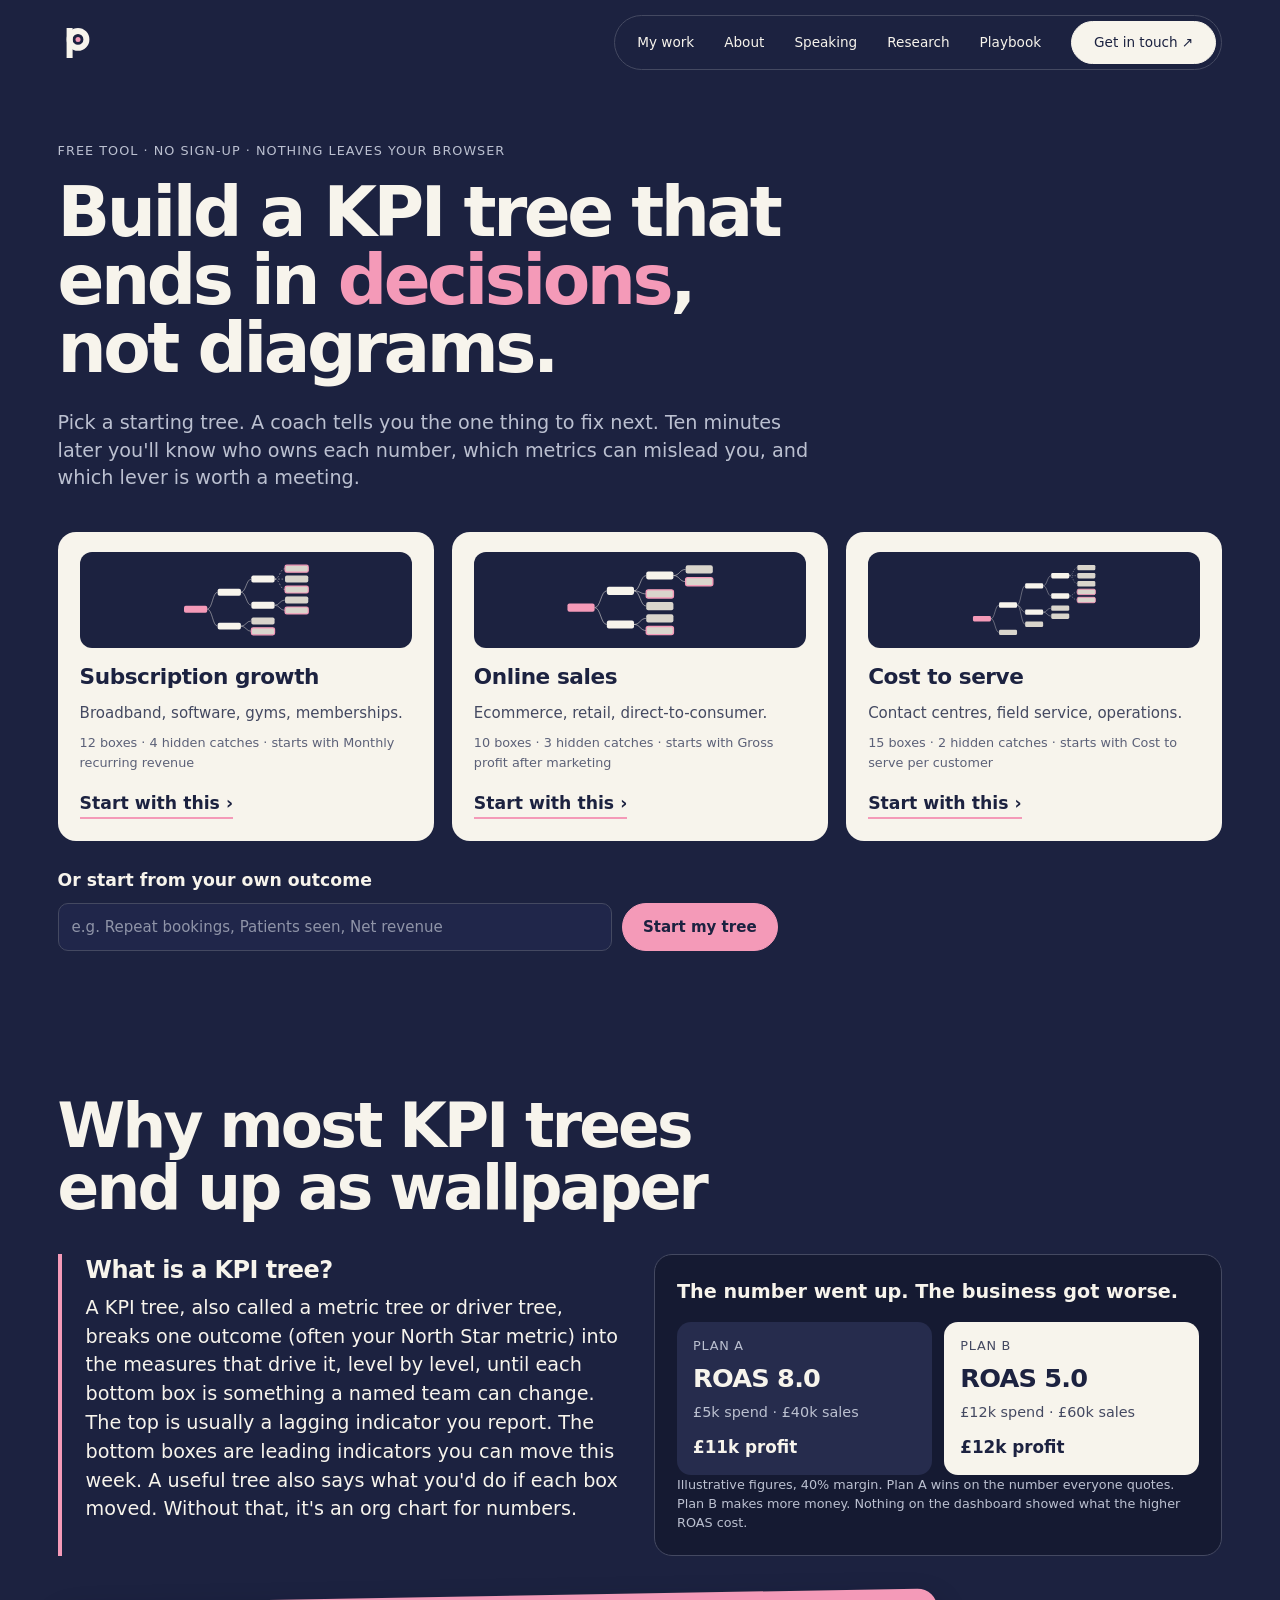
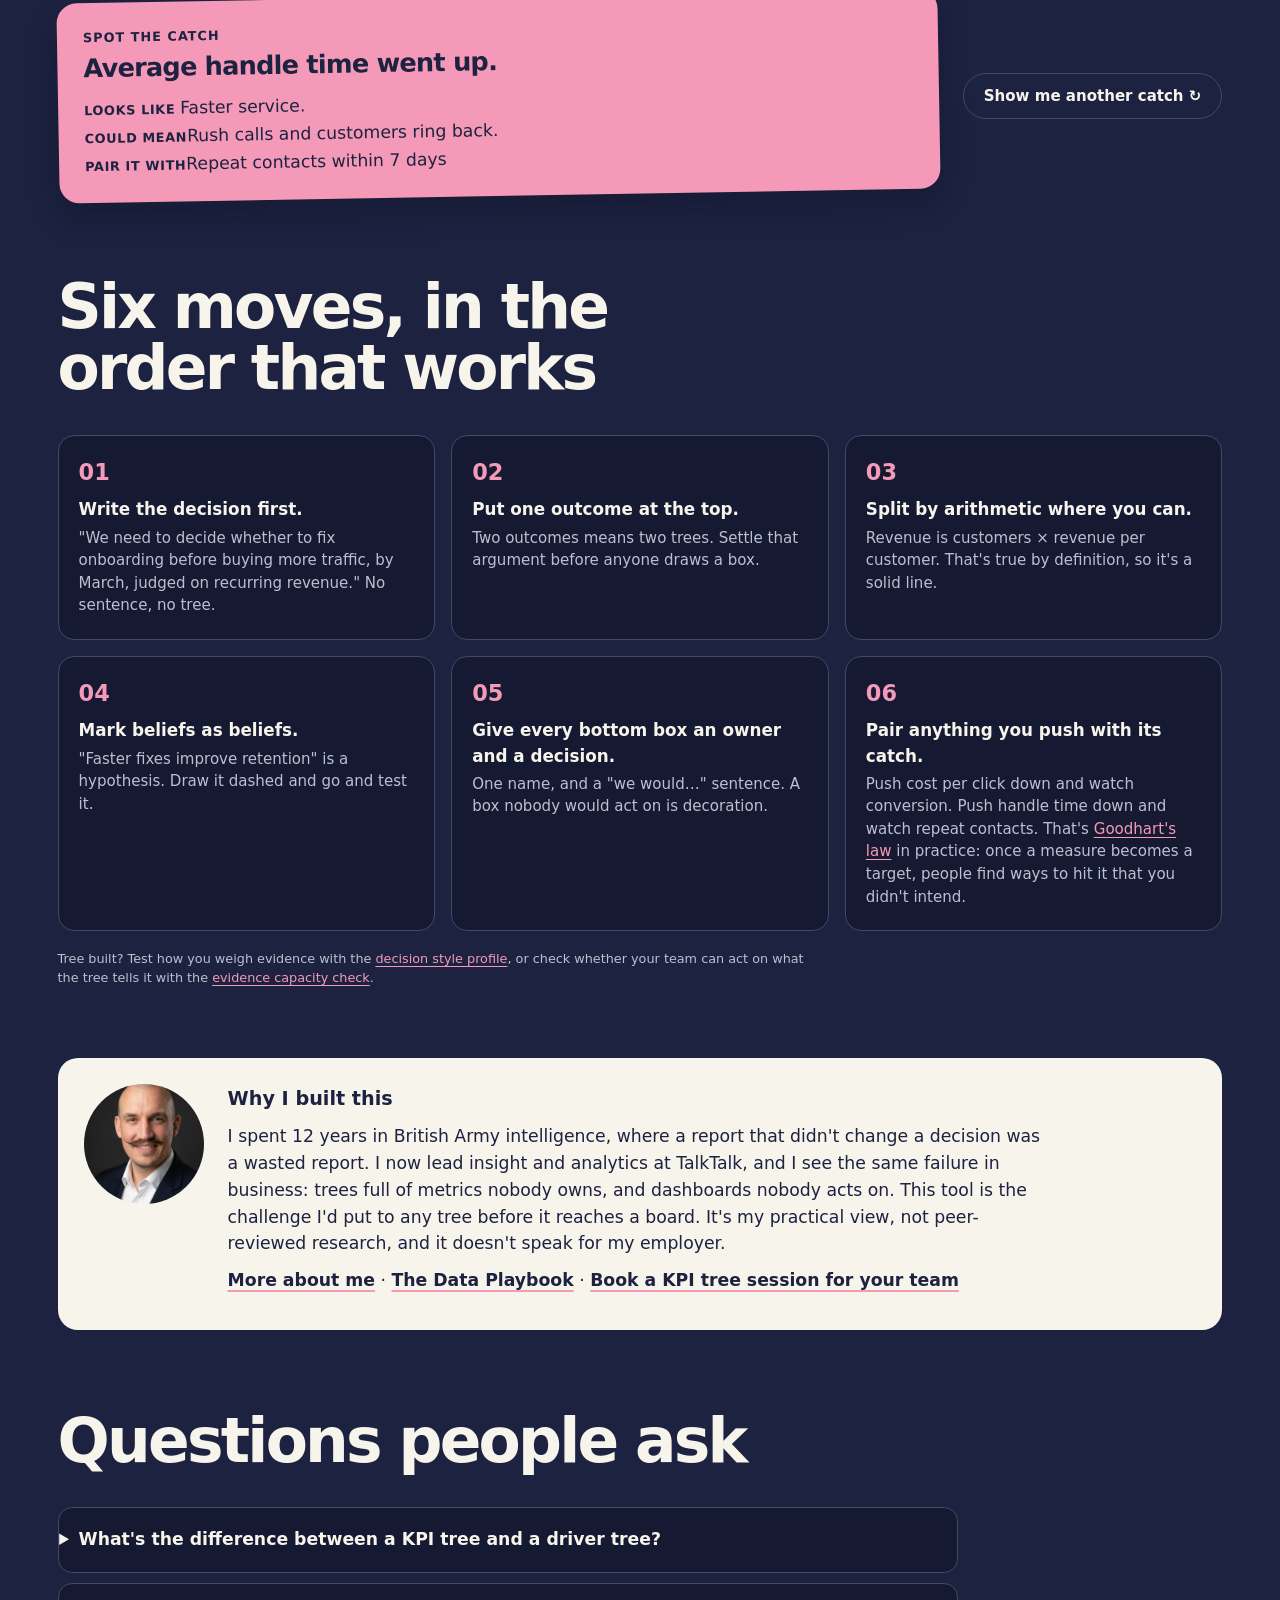
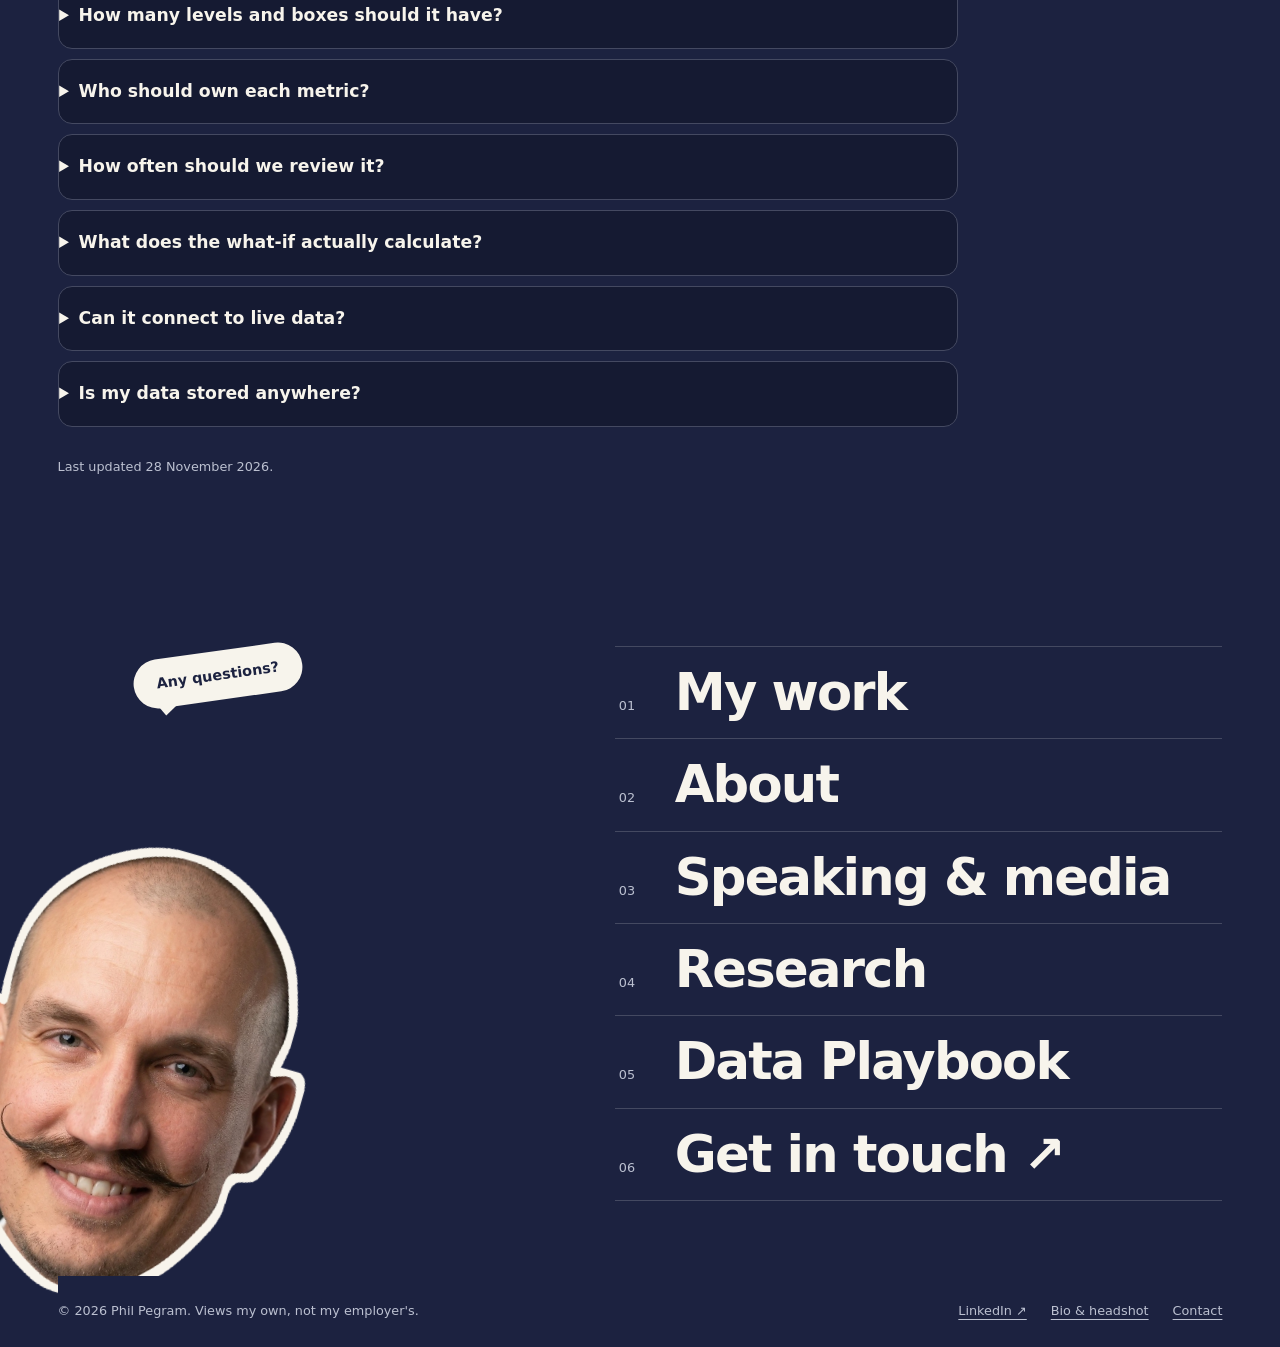
<file: kpi-tree.html>
<!doctype html><html lang="en-GB"><head><meta charset="utf-8"><meta name="viewport" content="width=device-width, initial-scale=1"><title>Free KPI tree builder that ends in decisions | Phil Pegram</title><meta name="description" content="Build a KPI tree in ten minutes. Name owners, catch metrics that mislead, find the lever that matters and export a one-page brief."><link rel="canonical" href="https://philpegram.com/kpi-tree"><meta property="og:type" content="website"><meta property="og:title" content="The KPI Tree Workshop: a KPI tree that ends in decisions"><meta property="og:description" content="Free and private. Pick a starting tree, fix what the coach flags, and leave with a picture, a brief and the one lever worth a meeting."><meta property="og:url" content="https://philpegram.com/kpi-tree"><meta property="og:image" content="https://philpegram.com/kpi-tree-og.png"><meta property="og:image:width" content="1200"><meta property="og:image:height" content="630"><meta property="og:image:alt" content="A KPI tree with gross profit at the top, owners on each branch and a returns guardrail"><meta name="twitter:image" content="https://philpegram.com/kpi-tree-og.png"><meta property="og:site_name" content="Phil Pegram"><meta name="twitter:card" content="summary_large_image"><meta name="theme-color" content="#1c2240"><link rel="icon" href="favicon.svg"><link rel="preconnect" href="https://api.fontshare.com" crossorigin><link href="https://api.fontshare.com/v2/css?f[]=switzer@400,500,600,700,800&display=swap" rel="stylesheet"><link rel="stylesheet" href="styles.css"><link rel="stylesheet" href="brand.css"><link rel="stylesheet" href="kpi-tree.css"><script type="application/ld+json">
{"@context":"https://schema.org","@graph":[{"@type":"Person","@id":"https://philpegram.com/#phil-pegram","name":"Phil Pegram","url":"https://philpegram.com/about","jobTitle":"Head of Insights, Analytics and Market Research"},{"@type":"WebSite","@id":"https://philpegram.com/#website","url":"https://philpegram.com/","name":"Phil Pegram","publisher":{"@id":"https://philpegram.com/#phil-pegram"}},{"@type":"WebApplication","@id":"https://philpegram.com/kpi-tree#app","name":"The KPI Tree Workshop","url":"https://philpegram.com/kpi-tree","applicationCategory":"BusinessApplication","operatingSystem":"Any (runs in the browser)","isAccessibleForFree":true,"offers":{"@type":"Offer","price":"0","priceCurrency":"GBP"},"description":"A free, private KPI tree builder. Start from the decision, name owners, catch metrics that mislead, see which lever moves the outcome most, and export a picture and a one-page brief.","inLanguage":"en-GB","author":{"@id":"https://philpegram.com/#phil-pegram"},"dateModified":"2026-11-28","image":"https://philpegram.com/kpi-tree-og.png"},{"@type":"FAQPage","mainEntity":[{"@type":"Question","name":"What is a KPI tree?","acceptedAnswer":{"@type":"Answer","text":"A KPI tree breaks one outcome into the measures that drive it, level by level, until each bottom box is something a named team can change. A useful one also says what you would do if each box moved."}},{"@type":"Question","name":"What's the difference between a KPI tree and a driver tree?","acceptedAnswer":{"@type":"Answer","text":"In practice people use the names interchangeably. Some reserve driver tree for branches that are pure arithmetic and KPI tree for maps that also include influences you believe but haven't proven. This tool lets you mark which is which."}},{"@type":"Question","name":"How many levels and boxes should a KPI tree have?","acceptedAnswer":{"@type":"Answer","text":"Three or four levels and fewer than 25 boxes covers most decisions. Stop splitting when a box is something one team can change directly. If a box has one child, merge them. If it has more than five, group them."}},{"@type":"Question","name":"Who should own each metric in a KPI tree?","acceptedAnswer":{"@type":"Answer","text":"One named person or one team per bottom box. Shared ownership usually means nobody acts when the number moves."}},{"@type":"Question","name":"How often should you review a KPI tree?","acceptedAnswer":{"@type":"Answer","text":"Review the levers at the pace you can act on them, often weekly or monthly, and the structure itself each quarter or whenever strategy changes."}},{"@type":"Question","name":"Can it connect to live data?","acceptedAnswer":{"@type":"Answer","text":"Not yet, on purpose. It's built for the hour before the dashboard, when you're deciding what to measure and who acts on it. Type current values in to run the what-if, then export the CSV and build the live version in whatever BI tool you already use."}}]}]}
</script><script src="site.js" defer></script><script src="kpi-tree.js" defer></script></head><body class="page-kpi"><a href="#main" class="skip">Skip to content</a><header class="site-header"><div class="wrap header-inner"><a href="/" class="brand" aria-label="Phil Pegram home"><svg viewBox="0 0 40 40" fill="none" aria-hidden="true"><path d="M8 31V9h11a7 7 0 0 1 0 14H8M22 31V18h7a5 5 0 0 1 0 10h-7" stroke="currentColor" stroke-width="3.5" stroke-linejoin="round"/></svg><span>Phil Pegram</span></a><button class="menu-toggle" aria-expanded="false" aria-controls="main-nav">Menu <span aria-hidden="true">+</span></button><nav id="main-nav" aria-label="Main navigation"><a href="/work">My work</a><a href="/about">About</a><a href="/speaking">Speaking</a><a href="/writing">Research</a><a href="/playbook">Playbook</a><a class="nav-contact" href="/contact">Get in touch ↗</a></nav></div></header>
<main id="main">

<section class="wrap kt-hero" id="start" aria-labelledby="kt-h1">
<p class="kt-kicker">Free tool · No sign-up · Nothing leaves your browser</p>
<h1 id="kt-h1">Build a KPI tree that ends in <span class="pink">decisions</span>, not diagrams.</h1>
<p class="kt-lede">Pick a starting tree. A coach tells you the one thing to fix next. Ten minutes later you'll know who owns each number, which metrics can mislead you, and which lever is worth a meeting.</p>
<div class="kt-resume" id="kt-resume" hidden><span>You have a tree saved in this browser.</span><button type="button" class="kt-btn kt-btn-pink" id="kt-resume-btn">Carry on where I left off</button></div>
<div class="kt-starts" id="kt-starts" role="list"></div>
<form class="kt-own" id="kt-own" autocomplete="off"><label for="kt-own-input">Or start from your own outcome</label><div class="kt-own-row"><input id="kt-own-input" type="text" maxlength="60" placeholder="e.g. Repeat bookings, Patients seen, Net revenue"><button class="kt-btn kt-btn-pink" type="submit">Start my tree</button></div></form>
</section>

<section class="kt-app" id="kt-app" hidden aria-label="KPI tree builder">
<div class="wrap">
<div class="kt-bar">
<div class="kt-steps" role="tablist" aria-label="Workshop steps">
<button role="tab" type="button" class="kt-step" data-step="shape" aria-selected="true"><b>1</b>Shape</button>
<button role="tab" type="button" class="kt-step" data-step="challenge" aria-selected="false"><b>2</b>Challenge</button>
<button role="tab" type="button" class="kt-step" data-step="share" aria-selected="false"><b>3</b>Share</button>
</div>
<div class="kt-progress" aria-live="polite"><span class="kt-meter"><i id="kt-meter"></i></span><span id="kt-progress-text">0 of 0 checks</span></div>
</div>

<div class="kt-coach" id="kt-coach" aria-live="polite"><span class="kt-coach-tag">Next</span><p id="kt-coach-text"></p><div class="kt-coach-actions"><button type="button" class="kt-btn kt-btn-pink" id="kt-coach-do">Do it</button><button type="button" class="kt-btn kt-btn-ghost" id="kt-coach-skip">Skip</button></div></div>

<div class="kt-decision"><label for="kt-decision">The decision this tree serves</label><input id="kt-decision" type="text" maxlength="140" placeholder="We need to decide whether to... by... judged on..."></div>

<div class="kt-work">
<div class="kt-canvas-wrap">
<div class="kt-canvas-head"><span class="kt-legend"><i class="solid"></i>adds up or multiplies <i class="dash"></i>influences (a belief to test) <i class="guard"></i>guardrail <b class="kt-badge-catch">!</b> has a catch</span><span class="kt-canvas-tools"><button type="button" class="kt-mini" id="kt-undo" disabled>Undo</button><button type="button" class="kt-mini" id="kt-restart">Start again</button></span></div>
<div class="kt-canvas" id="kt-canvas" tabindex="-1"></div>
</div>

<aside class="kt-panel" id="kt-panel">
<div class="kt-pane" data-pane="shape">
<div id="kt-editor-empty" class="kt-empty"><h2>Shape it</h2><p>Click any box to edit it. Three fields matter: what it's called, who owns it, and what you'd do if it moved.</p><p class="kt-fine">Owners flow down. Set one on a branch and every box beneath inherits it until you say otherwise.</p></div>
<form id="kt-editor" class="kt-editor" hidden autocomplete="off" novalidate>
<div class="kt-sheet-head"><p class="kt-crumb" id="kt-crumb"></p><button type="button" class="kt-close" id="kt-close" aria-label="Close editor">×</button></div>
<label for="f-name">Metric</label><input id="f-name" maxlength="60" placeholder="e.g. Visit to order conversion, 30 days">
<label for="f-owner">Owner <span class="kt-hint" id="f-owner-hint"></span></label><input id="f-owner" maxlength="60" placeholder="One person or one team">
<label for="f-decision">If it moved, we would…</label><input id="f-decision" maxlength="120" placeholder="e.g. move budget from display to search">
<div class="kt-catch" id="kt-catch" hidden></div>
<details class="kt-more" id="kt-more"><summary>More detail</summary>
<label for="f-def">Definition, with time window</label><input id="f-def" maxlength="160" placeholder="e.g. Orders ÷ sessions, calendar month, UK site only">
<label for="f-value">Current value <span class="kt-hint">optional, powers the what-if</span></label><input id="f-value" maxlength="20" placeholder="e.g. 12,000 or 3.2% or £45">
<div class="kt-two"><div><label for="f-op">Its children…</label><select id="f-op"><option value="mul">multiply (A × B)</option><option value="add">add up (A + B)</option><option value="sub">first minus the rest</option><option value="div">first ÷ second</option><option value="inf">influence it</option></select></div>
<div><label for="f-timing">Timing</label><select id="f-timing"><option value="lag">Lagging: a result</option><option value="lead">Leading: an early signal</option></select></div></div>
</details>
<div class="kt-ed-actions"><button type="button" class="kt-btn kt-btn-pink" id="kt-add-child">+ Add a box below</button><button type="button" class="kt-btn kt-btn-ghost" id="kt-add-sib">+ Add alongside</button><button type="button" class="kt-mini kt-danger" id="kt-del">Delete box</button></div>
</form>
</div>

<div class="kt-pane" data-pane="challenge" hidden>
<h2>Challenge it</h2><p class="kt-fine">These are practitioner checks, not a grade. Each one is a question a sceptical director would ask.</p>
<div class="kt-block kt-first" id="kt-whatif"></div>
<div class="kt-block"><h3>Fifteen questions a sceptic would ask</h3><ol class="kt-checks" id="kt-checks"></ol></div>
<div class="kt-block" id="kt-monday"></div>
</div>

<div class="kt-pane" data-pane="share" hidden>
<h2>Share it</h2>
<div class="kt-exports">
<button type="button" class="kt-btn kt-btn-pink" data-export="png">Download the picture</button>
<button type="button" class="kt-btn kt-btn-ghost" data-export="brief">Copy the one-page brief</button>
<button type="button" class="kt-btn kt-btn-ghost" data-export="link">Copy a link to this tree</button>
<button type="button" class="kt-btn kt-btn-ghost" data-export="caption">Copy a LinkedIn caption</button>
<button type="button" class="kt-mini" data-export="print">Print or save as PDF</button>
<button type="button" class="kt-mini" data-export="csv">CSV</button>
<button type="button" class="kt-mini" data-export="md">Markdown</button>
</div>
<article class="kt-brief" id="kt-brief"></article>
<label for="kt-caption" class="kt-cap-label">LinkedIn caption (edit before you copy)</label><textarea id="kt-caption" rows="6"></textarea>
<p class="kt-fine">The link holds the whole tree, so a colleague can open it and fill in their bits. Nothing is stored on a server.</p>
</div>
</aside>
</div>
</div>
<p class="kt-toast" id="kt-toast" role="status" aria-live="polite"></p>
</section>

<section class="kt-learn" aria-labelledby="kt-learn-h">
<div class="wrap">
<h2 id="kt-learn-h">Why most KPI trees end up as wallpaper</h2>
<div class="kt-grid2">
<div class="kt-def"><h3>What is a KPI tree?</h3><p>A KPI tree, also called a metric tree or driver tree, breaks one outcome (often your North Star metric) into the measures that drive it, level by level, until each bottom box is something a named team can change. The top is usually a lagging indicator you report. The bottom boxes are leading indicators you can move this week. A useful tree also says what you'd do if each box moved. Without that, it's an org chart for numbers.</p></div>
<div class="kt-duel" aria-label="Worked example: higher ROAS, lower profit"><p class="kt-duel-title">The number went up. The business got worse.</p><div class="kt-duel-row"><div class="kt-duel-card"><span>Plan A</span><b>ROAS 8.0</b><small>£5k spend · £40k sales</small><strong>£11k profit</strong></div><div class="kt-duel-card win"><span>Plan B</span><b>ROAS 5.0</b><small>£12k spend · £60k sales</small><strong>£12k profit</strong></div></div><p class="kt-fine">Illustrative figures, 40% margin. Plan A wins on the number everyone quotes. Plan B makes more money. Nothing on the dashboard showed what the higher ROAS cost.</p></div>
</div>

<div class="kt-catchgame" aria-live="polite"><div class="kt-cg-card" id="kt-cg"></div><button type="button" class="kt-btn kt-btn-ghost" id="kt-cg-next">Show me another catch ↻</button></div>

<h2 class="kt-h2b">Six moves, in the order that works</h2>
<ol class="kt-moves">
<li><b>Write the decision first.</b> "We need to decide whether to fix onboarding before buying more traffic, by March, judged on recurring revenue." No sentence, no tree.</li>
<li><b>Put one outcome at the top.</b> Two outcomes means two trees. Settle that argument before anyone draws a box.</li>
<li><b>Split by arithmetic where you can.</b> Revenue is customers × revenue per customer. That's true by definition, so it's a solid line.</li>
<li><b>Mark beliefs as beliefs.</b> "Faster fixes improve retention" is a hypothesis. Draw it dashed and go and test it.</li>
<li><b>Give every bottom box an owner and a decision.</b> One name, and a "we would…" sentence. A box nobody would act on is decoration.</li>
<li><b>Pair anything you push with its catch.</b> Push cost per click down and watch conversion. Push handle time down and watch repeat contacts. That's <a href="https://en.wikipedia.org/wiki/Goodhart%27s_law" rel="noopener">Goodhart's law</a> in practice: once a measure becomes a target, people find ways to hit it that you didn't intend.</li>
</ol>
<p class="kt-fine kt-next">Tree built? Test how you weigh evidence with the <a href="/decision-profile">decision style profile</a>, or check whether your team can act on what the tree tells it with the <a href="/evidence-capacity">evidence capacity check</a>.</p>

<div class="kt-author">
<img src="phil-portrait.webp" alt="Phil Pegram" width="120" height="120" loading="lazy">
<div><p class="kt-author-name">Why I built this</p><p>I spent 12 years in British Army intelligence, where a report that didn't change a decision was a wasted report. I now lead insight and analytics at TalkTalk, and I see the same failure in business: trees full of metrics nobody owns, and dashboards nobody acts on. This tool is the challenge I'd put to any tree before it reaches a board. It's my practical view, not peer-reviewed research, and it doesn't speak for my employer.</p><p><a href="/about">More about me</a> · <a href="/playbook#kpi-tree">The Data Playbook</a> · <a href="/speaking">Book a KPI tree session for your team</a></p></div>
</div>

<h2 class="kt-h2b">Questions people ask</h2>
<div class="kt-faq">
<details><summary>What's the difference between a KPI tree and a driver tree?</summary><p>People use the names interchangeably. Some keep "driver tree" for branches that are pure arithmetic and "KPI tree" for maps that also include influences you believe but haven't proven. Here, solid lines are arithmetic and dashed lines are beliefs, so you don't have to pick a name.</p></details>
<details><summary>How many levels and boxes should it have?</summary><p>Three or four levels and fewer than 25 boxes covers most decisions. Stop splitting when one team can change a box directly. A box with one child should be merged. A box with more than five needs grouping.</p></details>
<details><summary>Who should own each metric?</summary><p>One person or one team per bottom box. Shared ownership usually means nobody acts when the number moves.</p></details>
<details><summary>How often should we review it?</summary><p>Review the levers at the pace you can act on them, often weekly or monthly. Review the structure each quarter, or whenever strategy changes.</p></details>
<details><summary>What does the what-if actually calculate?</summary><p>Add current values to boxes joined by arithmetic and the tool works out the top number. It then nudges each bottom box by 10% and shows how far the outcome moves. Multiplied branches move the outcome one for one. Added branches move it by their share. Dashed "influence" lines are skipped, because a belief isn't a formula.</p></details>
<details><summary>Can it connect to live data?</summary><p>Not yet, on purpose. It's built for the hour before the dashboard, when you're deciding what to measure and who acts on it. Type current values in to run the what-if, then export the CSV and build the live version in whatever BI tool you already use.</p></details>
<details><summary>Is my data stored anywhere?</summary><p>No. Your tree saves in this browser only. A shared link carries the tree inside the link itself.</p></details>
</div>
<p class="kt-fine kt-updated">Last updated 28 November 2026.</p>
</div>
</section>

</main><footer class="footer sticker-footer"><div class="wrap"><div class="footer-stage"><div class="footer-portrait"><span class="speech-bubble">Any questions?</span><img src="phil-sticker.webp" alt="" width="710" height="950" loading="lazy"></div><nav class="footer-menu" aria-label="Footer navigation"><a href="/work"><span>01</span>My work</a><a href="/about"><span>02</span>About</a><a href="/speaking"><span>03</span>Speaking & media</a><a href="/writing"><span>04</span>Research</a><a href="/playbook"><span>05</span>Data Playbook</a><a href="/contact"><span>06</span>Get in touch ↗</a></nav></div><div class="footer-bottom"><p>© 2026 Phil Pegram. Views my own, not my employer's.</p><div><a href="https://www.linkedin.com/in/philpegram" rel="me">LinkedIn ↗</a><a href="/speaking#organisers">Bio & headshot</a><a href="/contact">Contact</a></div></div></div></footer></body></html>
</file>
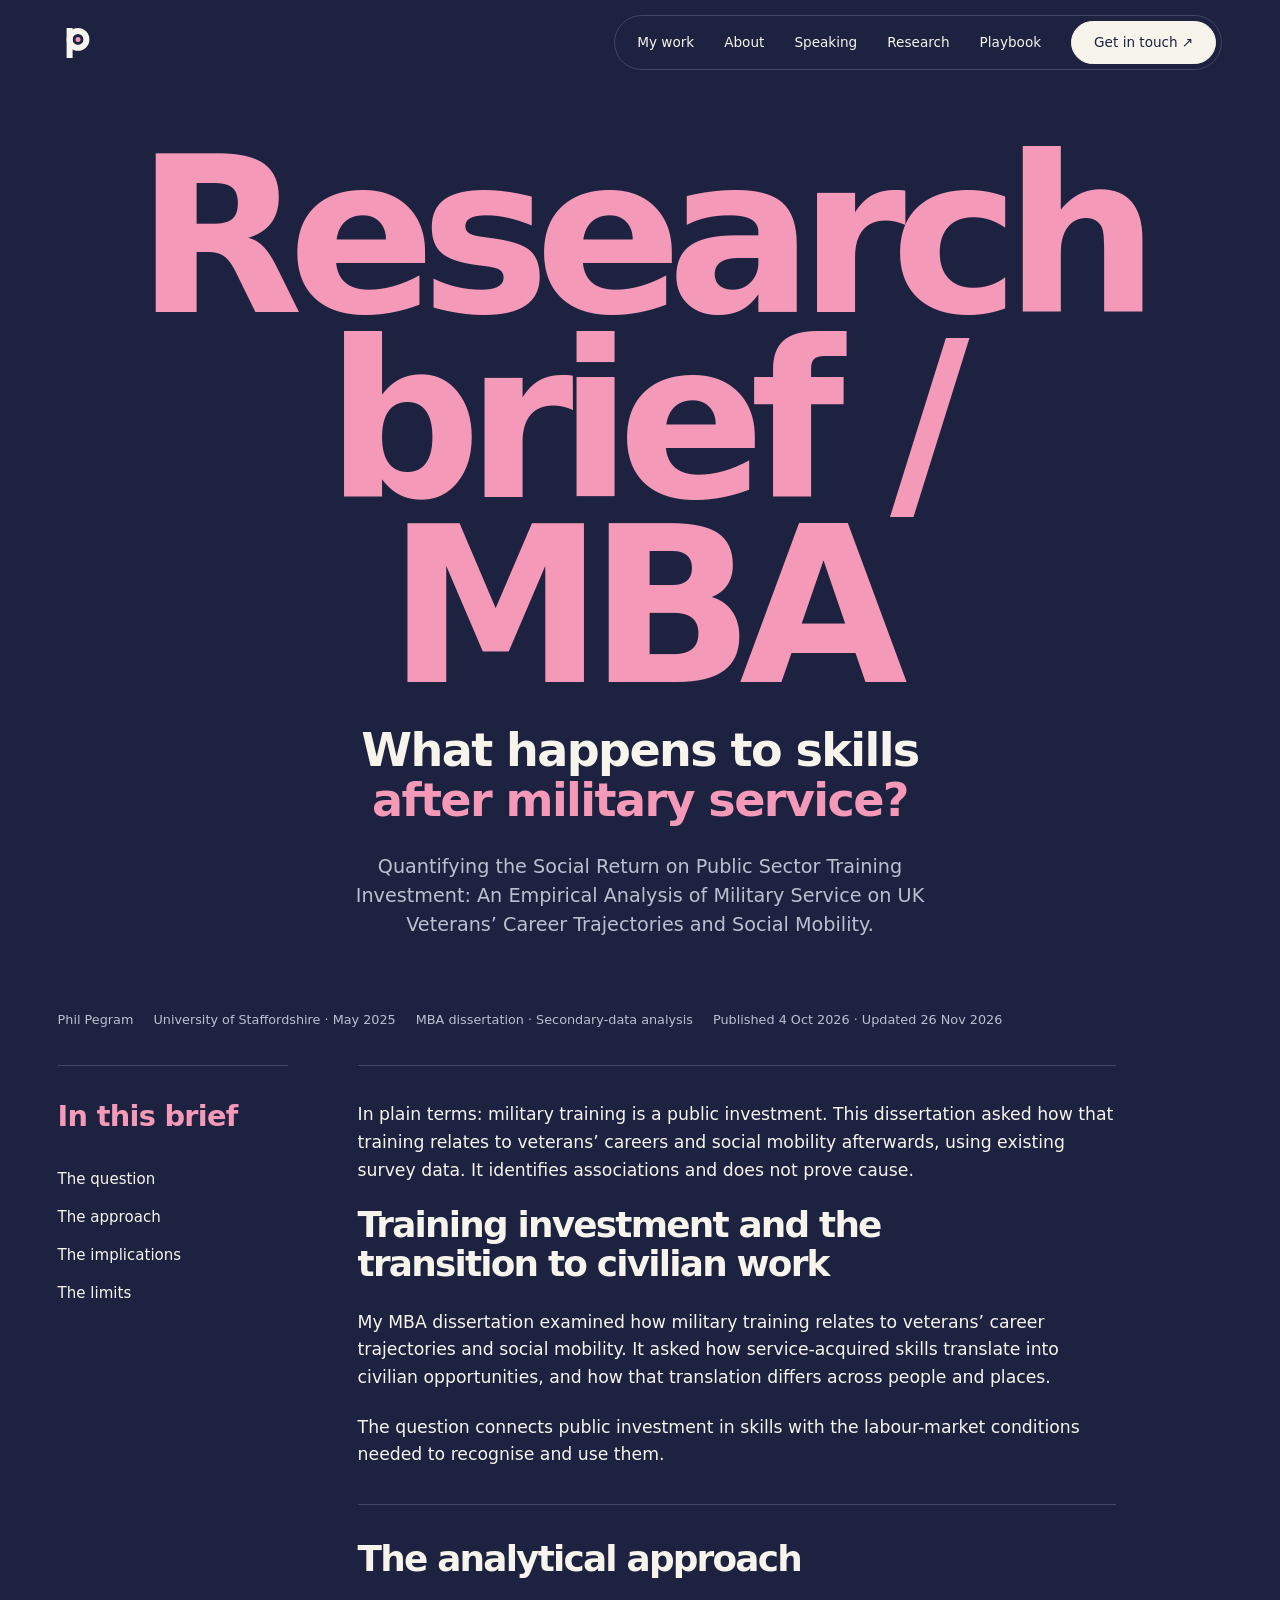
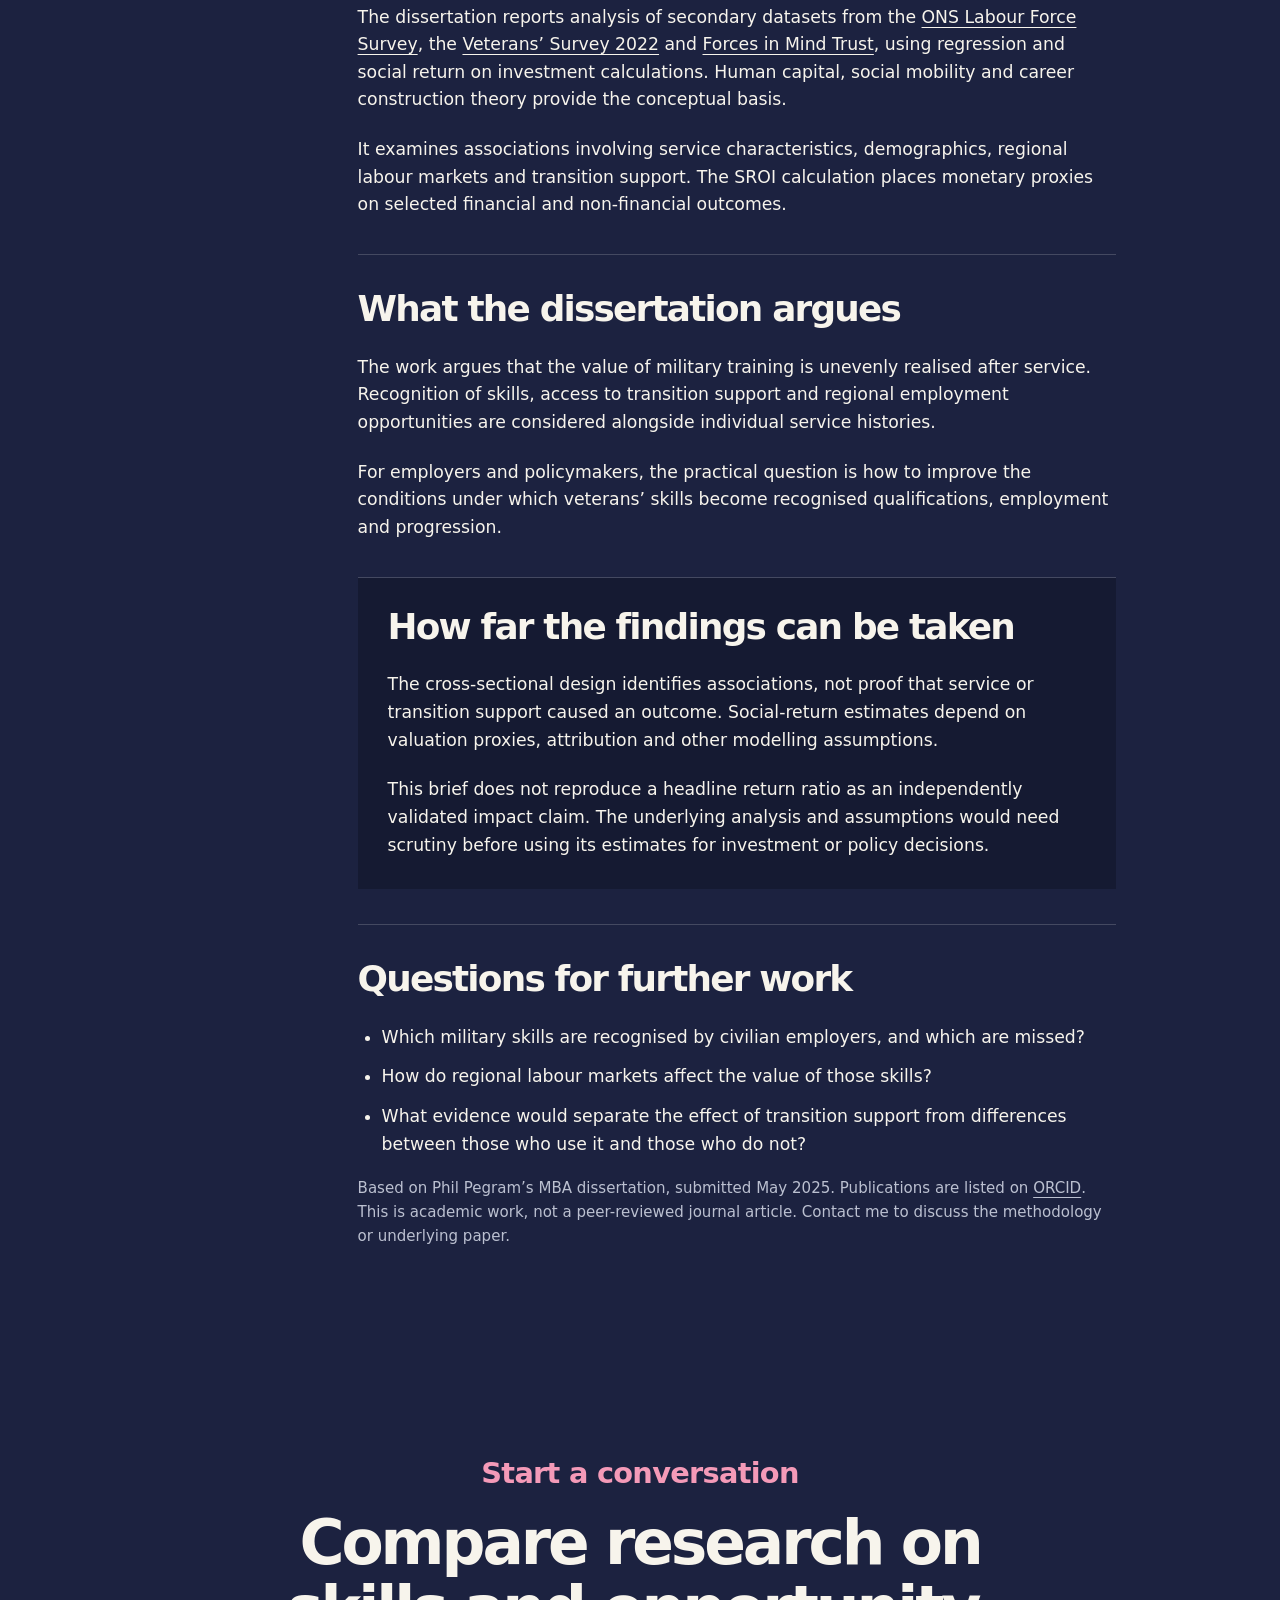
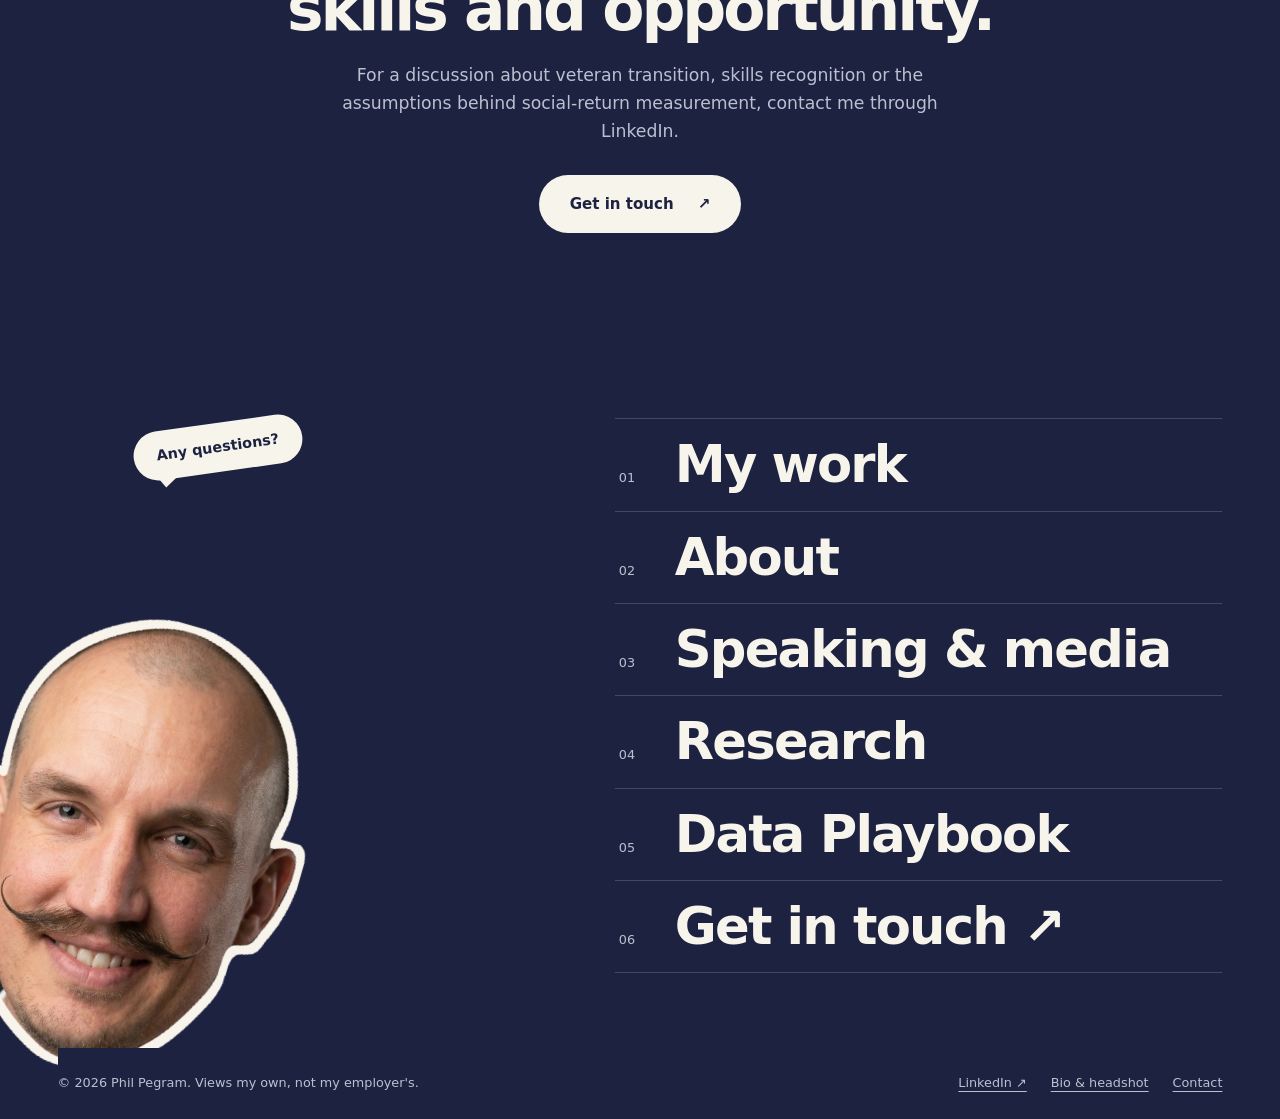
<file: military-transition.html>
<!doctype html><html lang="en-GB"><head><meta charset="utf-8"><meta name="viewport" content="width=device-width, initial-scale=1"><title>Military Skills, Careers & Social Mobility | Phil Pegram</title><meta name="description" content="Brief of Phil Pegram's MBA dissertation on military training, civilian career trajectories, social mobility and social-return measurement, with the limits stated."><link rel="canonical" href="https://philpegram.com/military-transition"><meta property="og:type" content="website"><meta property="og:title" content="Military Skills, Careers & Social Mobility | Phil Pegram"><meta property="og:description" content="Brief of Phil Pegram's MBA dissertation on military training, civilian career trajectories, social mobility and social-return measurement, with the limits stated."><meta property="og:url" content="https://philpegram.com/military-transition"><meta property="og:image" content="https://philpegram.com/military-transition-og.png"><meta property="og:image:width" content="1200"><meta property="og:image:height" content="630"><meta property="og:image:alt" content="Research brief by Phil Pegram: what happens to skills after military service?"><meta property="og:site_name" content="Phil Pegram"><meta name="twitter:card" content="summary_large_image"><meta name="twitter:image" content="https://philpegram.com/military-transition-og.png"><meta name="theme-color" content="#1c2240"><link rel="icon" href="favicon.svg"><link rel="preconnect" href="https://api.fontshare.com" crossorigin><link href="https://api.fontshare.com/v2/css?f[]=switzer@400,500,600,700,800&display=swap" rel="stylesheet"><link rel="stylesheet" href="styles.css"><script type="application/ld+json">{"@context":"https://schema.org","@graph":[{"@type":"Person","@id":"https://philpegram.com/#phil-pegram","name":"Phil Pegram","url":"https://philpegram.com/about"},{"@type":"WebSite","@id":"https://philpegram.com/#website","url":"https://philpegram.com/","name":"Phil Pegram","publisher":{"@id":"https://philpegram.com/#phil-pegram"}},{"@type":"WebPage","url":"https://philpegram.com/military-transition","name":"Military Skills, Careers & Social Mobility | Phil Pegram","mainEntity":{"@id":"https://philpegram.com/#phil-pegram"}},{"@type":"Article","headline":"Quantifying the social return on public sector training investment: military service, careers and social mobility","url":"https://philpegram.com/military-transition","author":{"@id":"https://philpegram.com/#phil-pegram"},"description":"Brief of Phil Pegram's MBA dissertation on military training, civilian career trajectories, social mobility and social-return measurement, with the limits stated.","inLanguage":"en-GB","articleSection":"Research brief","datePublished":"2026-10-04","dateModified":"2026-11-26","image":"https://philpegram.com/military-transition-og.png","publisher":{"@id":"https://philpegram.com/#phil-pegram"}}]}</script><script src="site.js" defer></script></head><body class="page-military-transition"><a href="#main" class="skip">Skip to content</a><header class="site-header"><div class="wrap header-inner"><a href="/" class="brand" aria-label="Phil Pegram home"><svg viewBox="0 0 40 40" fill="none" aria-hidden="true"><path d="M8 31V9h11a7 7 0 0 1 0 14H8M22 31V18h7a5 5 0 0 1 0 10h-7" stroke="currentColor" stroke-width="3.5" stroke-linejoin="round"/></svg><span>Phil Pegram</span></a><button class="menu-toggle" aria-expanded="false" aria-controls="main-nav">Menu <span aria-hidden="true">+</span></button><nav id="main-nav" aria-label="Main navigation"><a href="/work">My work</a><a href="/about">About</a><a href="/speaking">Speaking</a><a href="/writing">Research</a><a href="/playbook">Playbook</a><a class="nav-contact" href="/contact">Get in touch ↗</a></nav></div></header><main id="main"><section class="wrap page-intro"><p class="eyebrow">Research brief / MBA</p><h1>What happens to skills<br><span class='pink'>after military service?</span></h1><p class="lead">Quantifying the Social Return on Public Sector Training Investment: An Empirical Analysis of Military Service on UK Veterans’ Career Trajectories and Social Mobility.</p></section>
<div class="wrap article-meta"><span>Phil Pegram</span><span>University of Staffordshire · May 2025</span><span>MBA dissertation · Secondary-data analysis</span><span>Published <time datetime="2026-10-04">4 Oct 2026</time> · Updated <time datetime="2026-11-26">26 Nov 2026</time></span></div>
<article class="wrap article"><aside class="article-nav"><span class="eyebrow">In this brief</span><a href="#question">The question</a><a href="#approach">The approach</a><a href="#implications">The implications</a><a href="#limits">The limits</a></aside><div class="prose">
<section id="question"><p>In plain terms: military training is a public investment. This dissertation asked how that training relates to veterans’ careers and social mobility afterwards, using existing survey data. It identifies associations and does not prove cause.</p><h2>Training investment and the transition to civilian work</h2><p>My MBA dissertation examined how military training relates to veterans’ career trajectories and social mobility. It asked how service-acquired skills translate into civilian opportunities, and how that translation differs across people and places.</p><p>The question connects public investment in skills with the labour-market conditions needed to recognise and use them.</p></section>
<section id="approach"><h2>The analytical approach</h2><p>The dissertation reports analysis of secondary datasets from the <a href="https://www.ons.gov.uk/surveys/informationforhouseholdsandindividuals/householdandindividualsurveys/labourforcesurvey" rel="noopener">ONS Labour Force Survey</a>, the <a href="https://www.gov.uk/government/publications/employment-analysis-of-uk-armed-forces-veterans" rel="noopener">Veterans’ Survey 2022</a> and <a href="https://www.fim-trust.org/" rel="noopener">Forces in Mind Trust</a>, using regression and social return on investment calculations. Human capital, social mobility and career construction theory provide the conceptual basis.</p><p>It examines associations involving service characteristics, demographics, regional labour markets and transition support. The SROI calculation places monetary proxies on selected financial and non-financial outcomes.</p></section>
<section id="implications"><h2>What the dissertation argues</h2><p>The work argues that the value of military training is unevenly realised after service. Recognition of skills, access to transition support and regional employment opportunities are considered alongside individual service histories.</p><p>For employers and policymakers, the practical question is how to improve the conditions under which veterans’ skills become recognised qualifications, employment and progression.</p></section>
<section id="limits" class="limitation"><h2>How far the findings can be taken</h2><p>The cross-sectional design identifies associations, not proof that service or transition support caused an outcome. Social-return estimates depend on valuation proxies, attribution and other modelling assumptions.</p><p>This brief does not reproduce a headline return ratio as an independently validated impact claim. The underlying analysis and assumptions would need scrutiny before using its estimates for investment or policy decisions.</p></section>
<section><h2>Questions for further work</h2><ul><li>Which military skills are recognised by civilian employers, and which are missed?</li><li>How do regional labour markets affect the value of those skills?</li><li>What evidence would separate the effect of transition support from differences between those who use it and those who do not?</li></ul><p class="fine">Based on Phil Pegram’s MBA dissertation, submitted May 2025. Publications are listed on <a href="https://orcid.org/0009-0005-1296-2359" rel="noopener">ORCID</a>. This is academic work, not a peer-reviewed journal article. Contact me to discuss the methodology or underlying paper.</p></section>
</div></article><section class="contact-band wrap"><div><p class="eyebrow">Start a conversation</p><h2>Compare research on skills and opportunity.</h2><p>For a discussion about veteran transition, skills recognition or the assumptions behind social-return measurement, contact me through LinkedIn.</p></div><a class="button" href="/contact#research">Get in touch <span aria-hidden="true">↗</span></a></section></main><footer class="footer sticker-footer"><div class="wrap"><div class="footer-stage"><div class="footer-portrait"><span class="speech-bubble">Any questions?</span><img src="phil-sticker.webp" alt="" width="710" height="950" loading="lazy"></div><nav class="footer-menu" aria-label="Footer navigation"><a href="/work"><span>01</span>My work</a><a href="/about"><span>02</span>About</a><a href="/speaking"><span>03</span>Speaking & media</a><a href="/writing"><span>04</span>Research</a><a href="/playbook"><span>05</span>Data Playbook</a><a href="/contact"><span>06</span>Get in touch ↗</a></nav></div><div class="footer-bottom"><p>© 2026 Phil Pegram. Views my own, not my employer's.</p><div><a href="https://www.linkedin.com/in/philpegram" rel="me">LinkedIn ↗</a><a href="/speaking#organisers">Bio & headshot</a><a href="/contact">Contact</a></div></div></div></footer></body></html>
</file>
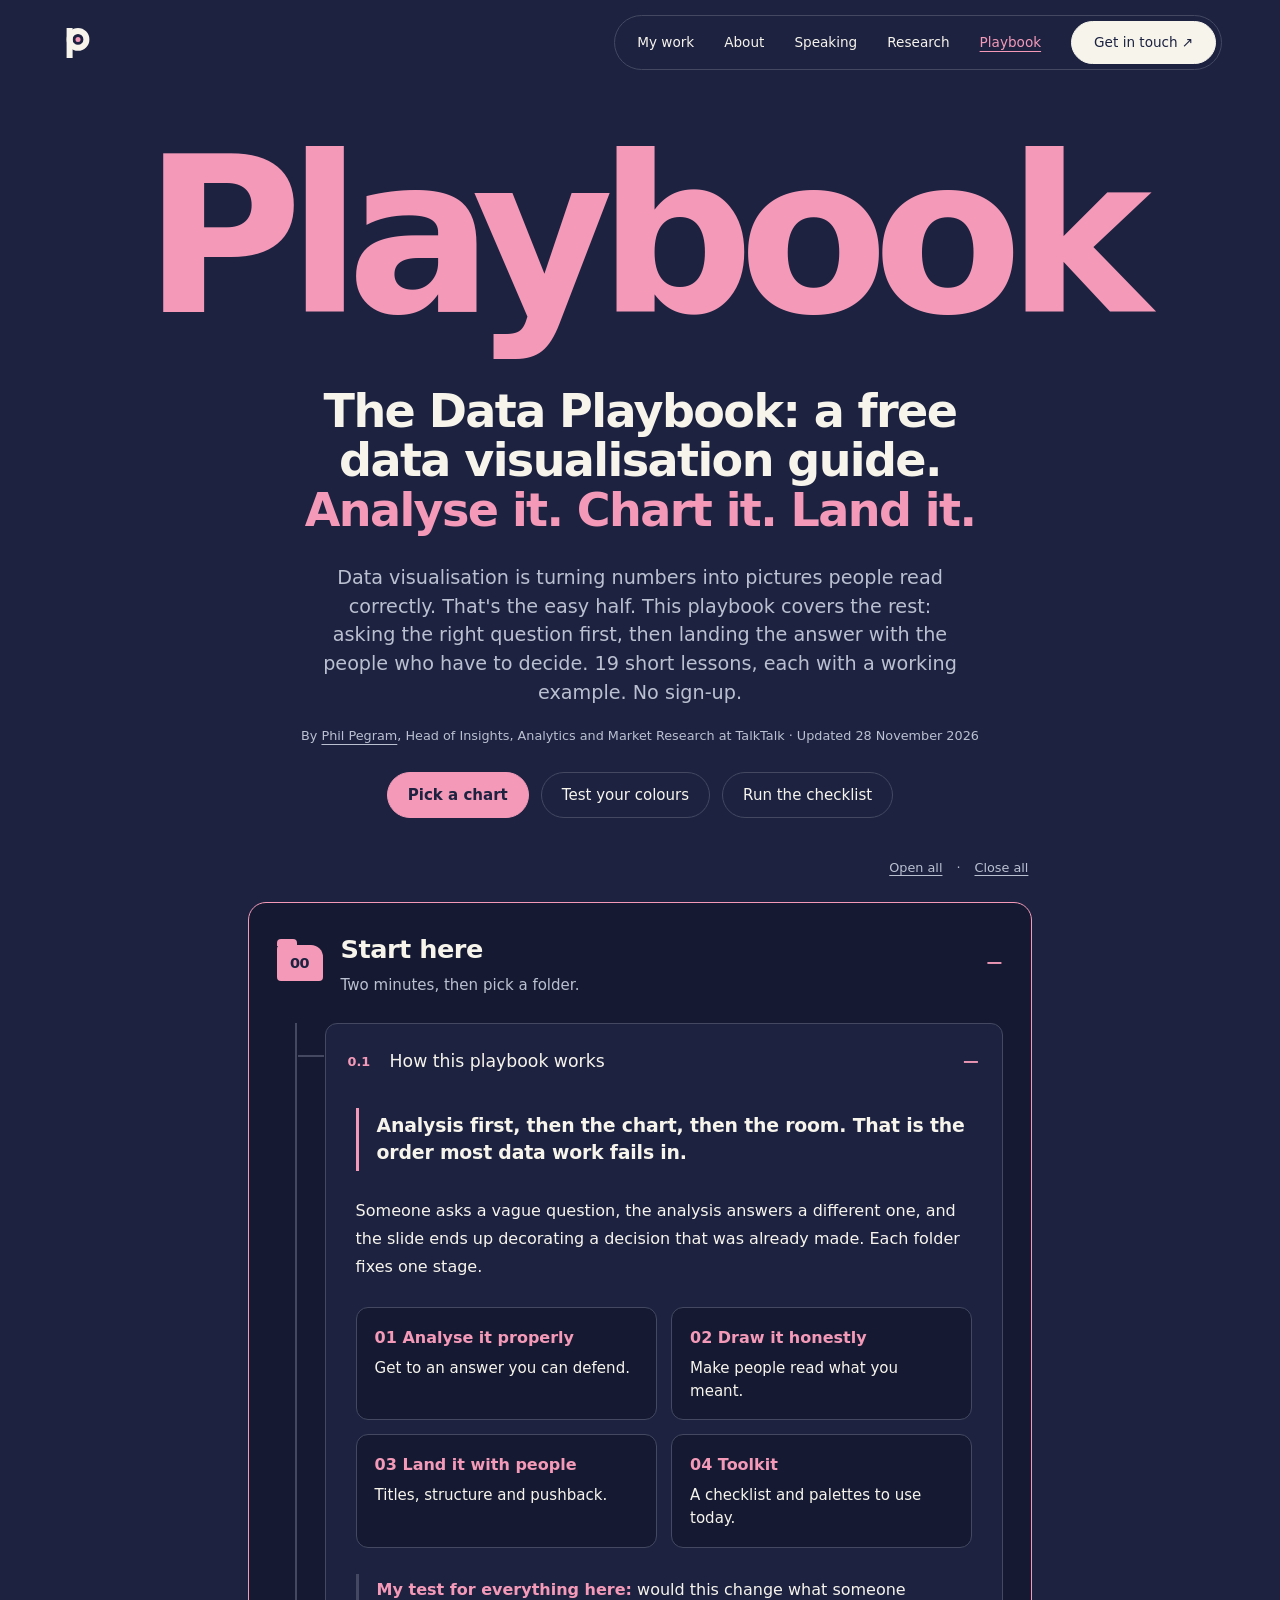
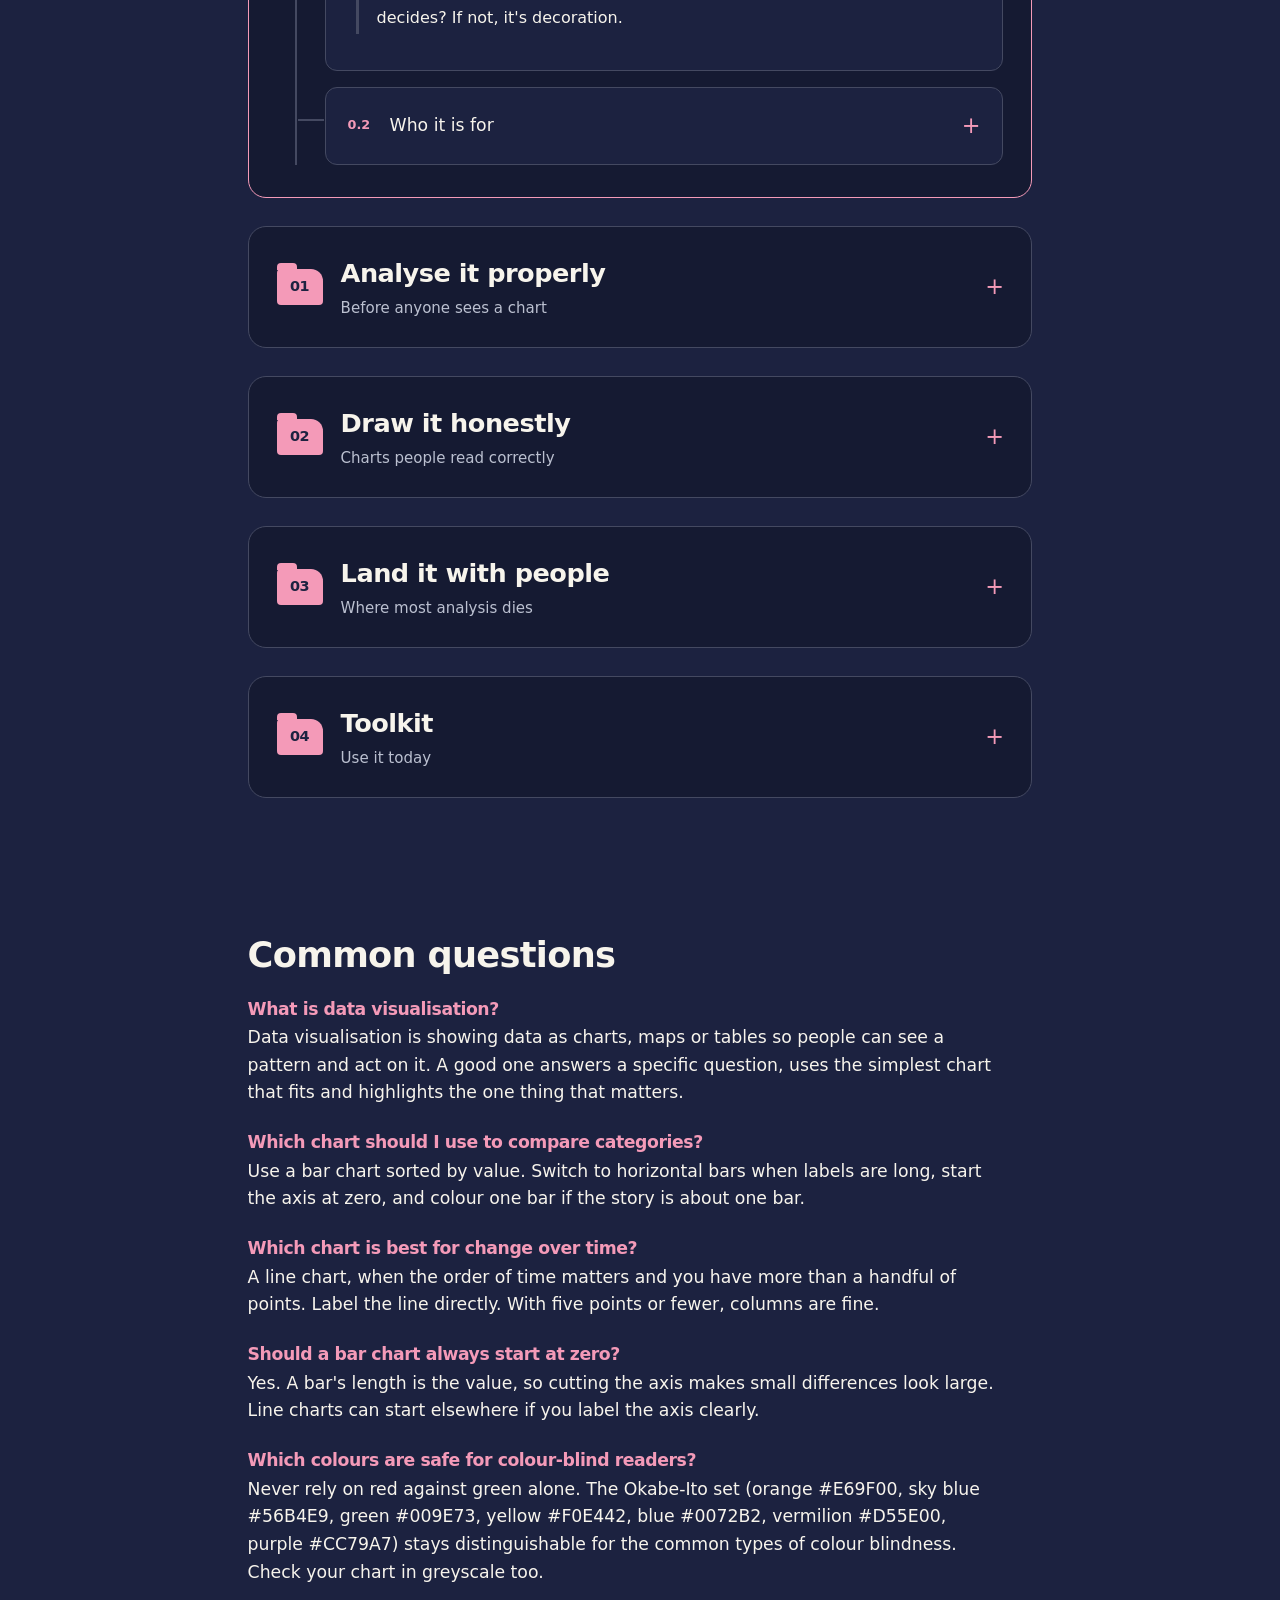
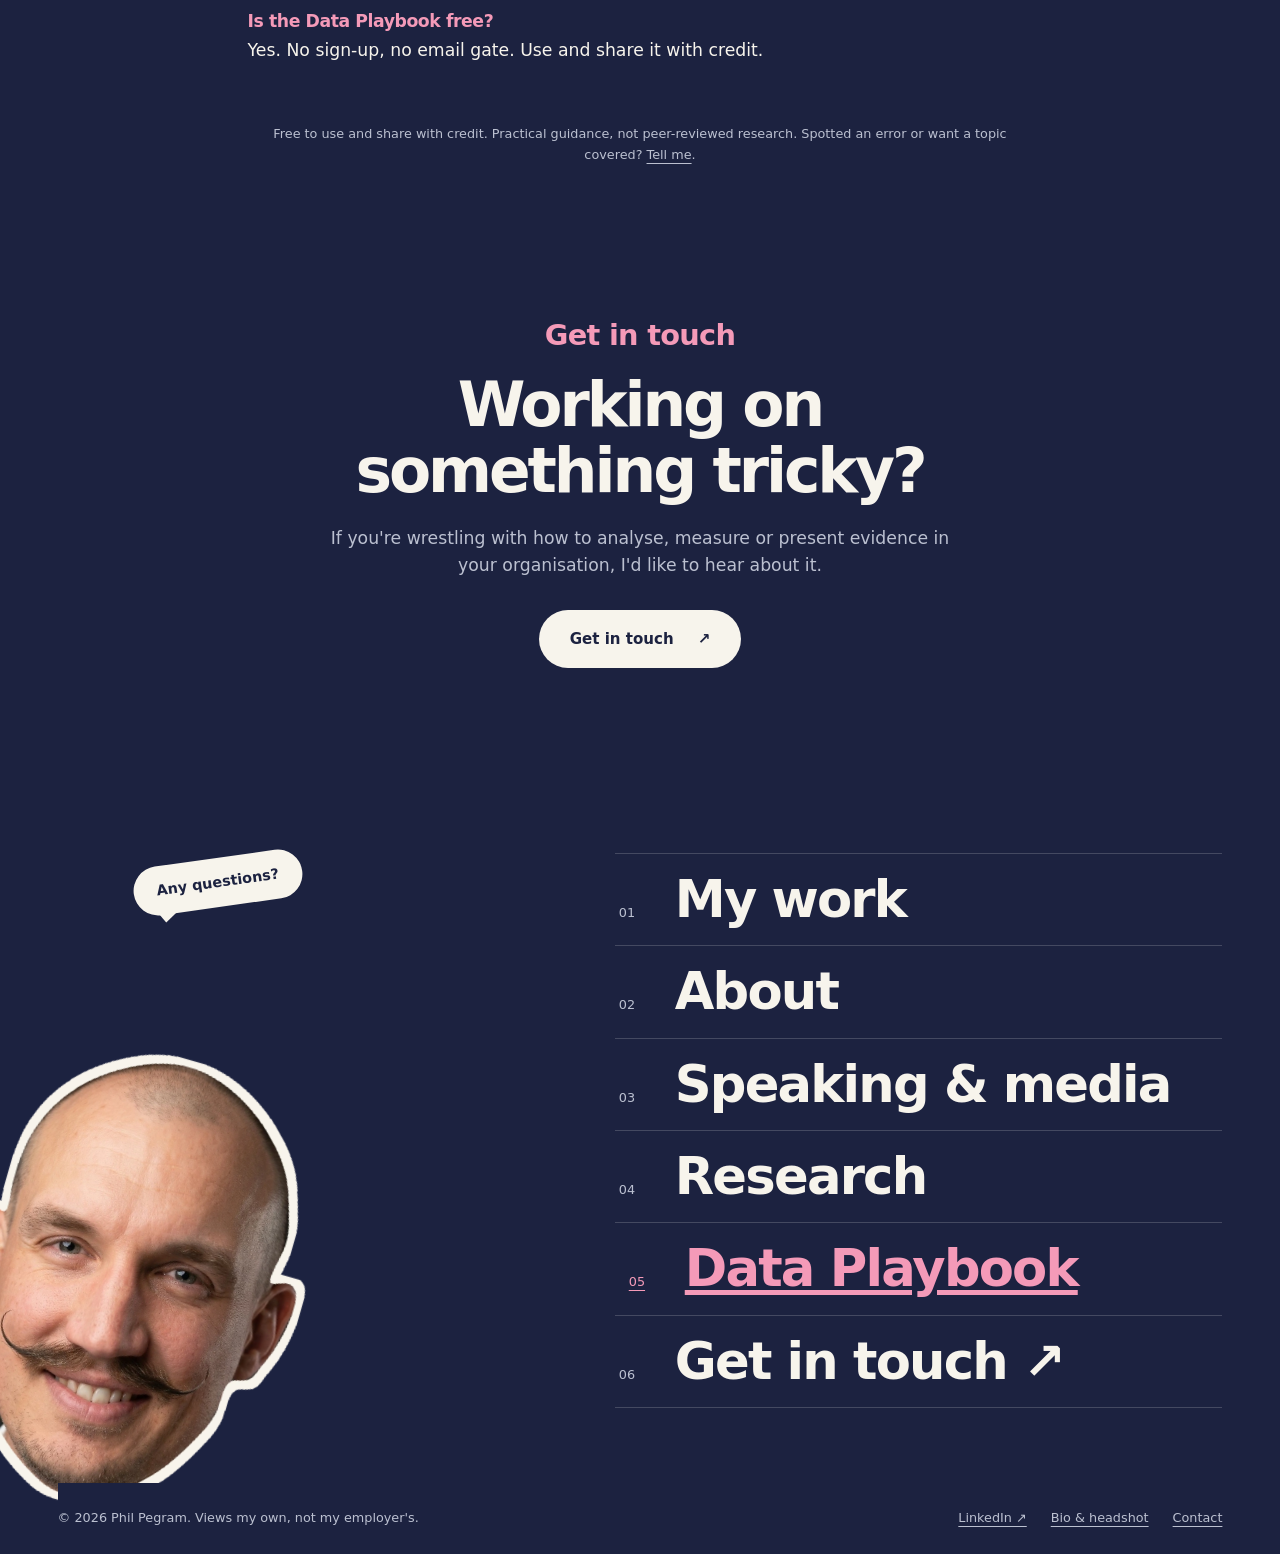
<file: playbook.html>
<!doctype html><html lang="en-GB"><head><meta charset="utf-8"><meta name="viewport" content="width=device-width, initial-scale=1"><title>Data Playbook: free data visualisation guide | Phil Pegram</title><meta name="description" content="A free data visualisation guide by Phil Pegram: 19 short lessons on analysing data, choosing honest charts and presenting evidence so people decide."><link rel="canonical" href="https://philpegram.com/playbook"><meta property="og:type" content="website"><meta property="og:title" content="The Data Playbook: charts that end in a decision | Phil Pegram"><meta property="og:description" content="19 free lessons with working examples: pick the right chart, test your colours for colour-blind readers and land the findings with the people who decide."><meta property="og:url" content="https://philpegram.com/playbook"><meta property="og:image" content="https://philpegram.com/playbook-og.png"><meta property="og:image:width" content="1200"><meta property="og:image:height" content="630"><meta property="og:image:alt" content="The Data Playbook by Phil Pegram: charts that end in a decision, not a shrug."><meta property="og:site_name" content="Phil Pegram"><meta name="twitter:card" content="summary_large_image"><meta name="twitter:image" content="https://philpegram.com/playbook-og.png"><meta name="theme-color" content="#1c2240"><link rel="icon" href="favicon.svg"><link rel="preconnect" href="https://api.fontshare.com" crossorigin><link href="https://api.fontshare.com/v2/css?f[]=switzer@400,500,600,700,800&display=swap" rel="stylesheet"><link rel="stylesheet" href="styles.css"><link rel="stylesheet" href="playbook.css"><script type="application/ld+json">{"@context":"https://schema.org","@graph":[{"@type":"Person","@id":"https://philpegram.com/#phil-pegram","name":"Phil Pegram","url":"https://philpegram.com/about"},{"@type":"WebSite","@id":"https://philpegram.com/#website","url":"https://philpegram.com/","name":"Phil Pegram","publisher":{"@id":"https://philpegram.com/#phil-pegram"}},{"@type":"LearningResource","@id":"https://philpegram.com/playbook#playbook","url":"https://philpegram.com/playbook","name":"The Data Playbook","headline":"The Data Playbook: a free data visualisation guide","description":"A free data visualisation guide by Phil Pegram: 19 short lessons on analysing data, choosing honest charts and presenting evidence so people decide.","image":"https://philpegram.com/playbook-og.png","inLanguage":"en-GB","isAccessibleForFree":true,"learningResourceType":"Guide","educationalLevel":"Beginner to intermediate","audience":{"@type":"Audience","audienceType":"Analysts, managers and anyone who makes or reads charts at work"},"teaches":["Data analysis","Data visualisation","Choosing the right chart","Colour-blind-safe chart design","Presenting evidence to decision-makers"],"datePublished":"2026-11-14","dateModified":"2026-11-28","author":{"@id":"https://philpegram.com/#phil-pegram"},"publisher":{"@id":"https://philpegram.com/#phil-pegram"},"hasPart":[{"@type":"LearningResource","position":1,"name":"1.1 Start with the decision, not the dataset","url":"https://philpegram.com/playbook#decision-first"},{"@type":"LearningResource","position":2,"name":"1.2 Break the problem into a driver tree","url":"https://philpegram.com/playbook#kpi-tree"},{"@type":"LearningResource","position":3,"name":"1.3 Check the data before you trust it","url":"https://philpegram.com/playbook#trust-data"},{"@type":"LearningResource","position":4,"name":"1.4 Separate signal from noise","url":"https://philpegram.com/playbook#signal-noise"},{"@type":"LearningResource","position":5,"name":"1.5 Correlation, cause and what you can claim","url":"https://philpegram.com/playbook#cause"},{"@type":"LearningResource","position":6,"name":"1.6 Say how sure you are","url":"https://philpegram.com/playbook#uncertainty"},{"@type":"LearningResource","position":7,"name":"2.1 Pick the right chart","url":"https://philpegram.com/playbook#pick-chart"},{"@type":"LearningResource","position":8,"name":"2.2 Credibility killers","url":"https://philpegram.com/playbook#credibility"},{"@type":"LearningResource","position":9,"name":"2.3 Guide the eye","url":"https://philpegram.com/playbook#make-it-pop"},{"@type":"LearningResource","position":10,"name":"2.4 Give it context","url":"https://philpegram.com/playbook#context"},{"@type":"LearningResource","position":11,"name":"2.5 A case for tables","url":"https://philpegram.com/playbook#tables"},{"@type":"LearningResource","position":12,"name":"2.6 Small multiples","url":"https://philpegram.com/playbook#small-multiples"},{"@type":"LearningResource","position":13,"name":"2.7 Colour that survives real eyes","url":"https://philpegram.com/playbook#colour"},{"@type":"LearningResource","position":14,"name":"3.1 Write titles that say so what","url":"https://philpegram.com/playbook#so-what-titles"},{"@type":"LearningResource","position":15,"name":"3.2 Problem, evidence, implication, decision, action","url":"https://philpegram.com/playbook#structure"},{"@type":"LearningResource","position":16,"name":"3.3 Presenting under pressure","url":"https://philpegram.com/playbook#pressure"},{"@type":"LearningResource","position":17,"name":"3.4 Handling the sceptic","url":"https://philpegram.com/playbook#sceptic"},{"@type":"LearningResource","position":18,"name":"3.5 When you have lost the room","url":"https://philpegram.com/playbook#lost-room"},{"@type":"LearningResource","position":19,"name":"4.1 Pre-flight checklist","url":"https://philpegram.com/playbook#preflight"}]},{"@type":"FAQPage","@id":"https://philpegram.com/playbook#faq","mainEntity":[{"@type":"Question","name":"What is data visualisation?","acceptedAnswer":{"@type":"Answer","text":"Data visualisation is showing data as charts, maps or tables so people can see a pattern and act on it. A good one answers a specific question, uses the simplest chart that fits and highlights the one thing that matters."}},{"@type":"Question","name":"Which chart should I use to compare categories?","acceptedAnswer":{"@type":"Answer","text":"Use a bar chart sorted by value. Switch to horizontal bars when labels are long, start the axis at zero, and colour one bar if the story is about one bar."}},{"@type":"Question","name":"Which chart is best for change over time?","acceptedAnswer":{"@type":"Answer","text":"A line chart, when the order of time matters and you have more than a handful of points. Label the line directly. With five points or fewer, columns are fine."}},{"@type":"Question","name":"Should a bar chart always start at zero?","acceptedAnswer":{"@type":"Answer","text":"Yes. A bar's length is the value, so cutting the axis makes small differences look large. Line charts can start elsewhere if you label the axis clearly."}},{"@type":"Question","name":"Which colours are safe for colour-blind readers?","acceptedAnswer":{"@type":"Answer","text":"Never rely on red against green alone. The Okabe-Ito set (orange #E69F00, sky blue #56B4E9, green #009E73, yellow #F0E442, blue #0072B2, vermilion #D55E00, purple #CC79A7) stays distinguishable for the common types of colour blindness. Check your chart in greyscale too."}},{"@type":"Question","name":"Is the Data Playbook free?","acceptedAnswer":{"@type":"Answer","text":"Yes. No sign-up, no email gate. Use and share it with credit."}}]},{"@type":"BreadcrumbList","itemListElement":[{"@type":"ListItem","position":1,"name":"Home","item":"https://philpegram.com/"},{"@type":"ListItem","position":2,"name":"Data Playbook","item":"https://philpegram.com/playbook"}]}]}</script><script src="site.js" defer></script><script src="playbook.js" defer></script></head><body class="page-playbook"><svg class="pb-svgdefs" aria-hidden="true" focusable="false"><defs><filter id="f-deut"><feColorMatrix type="matrix" values="0.625 0.375 0 0 0  0.7 0.3 0 0 0  0 0.3 0.7 0 0  0 0 0 1 0"/></filter><filter id="f-prot"><feColorMatrix type="matrix" values="0.567 0.433 0 0 0  0.558 0.442 0 0 0  0 0.242 0.758 0 0  0 0 0 1 0"/></filter><filter id="f-grey"><feColorMatrix type="matrix" values="0.2126 0.7152 0.0722 0 0  0.2126 0.7152 0.0722 0 0  0.2126 0.7152 0.0722 0 0  0 0 0 1 0"/></filter></defs></svg><a href="#main" class="skip">Skip to content</a><header class="site-header"><div class="wrap header-inner"><a href="/" class="brand" aria-label="Phil Pegram home"><svg viewBox="0 0 40 40" fill="none" aria-hidden="true"><path d="M8 31V9h11a7 7 0 0 1 0 14H8M22 31V18h7a5 5 0 0 1 0 10h-7" stroke="currentColor" stroke-width="3.5" stroke-linejoin="round"/></svg><span>Phil Pegram</span></a><button class="menu-toggle" aria-expanded="false" aria-controls="main-nav">Menu <span aria-hidden="true">+</span></button><nav id="main-nav" aria-label="Main navigation"><a href="/work">My work</a><a href="/about">About</a><a href="/speaking">Speaking</a><a href="/writing">Research</a><a href="/playbook" aria-current="page">Playbook</a><a class="nav-contact" href="/contact">Get in touch ↗</a></nav></div></header><main id="main"><section class="wrap page-intro pb-intro"><p class="eyebrow">Playbook</p><h1>The Data Playbook: a free data visualisation guide.<br><span class='pink'>Analyse it. Chart it. Land it.</span></h1><p class="lead">Data visualisation is turning numbers into pictures people read correctly. That's the easy half. This playbook covers the rest: asking the right question first, then landing the answer with the people who have to decide. 19 short lessons, each with a working example. No sign-up.</p><p class="pb-meta">By <a href="/about">Phil Pegram</a>, Head of Insights, Analytics and Market Research at TalkTalk · Updated <time datetime="2026-11-28">28 November 2026</time></p><div class="pb-quick"><a href="#pick-chart">Pick a chart</a><a href="#colour">Test your colours</a><a href="#preflight">Run the checklist</a></div></section>
<div class="pb-wrap">
<div class="pb-tools"><button type="button" data-expand>Open all</button><span aria-hidden="true">·</span><button type="button" data-collapse>Close all</button></div>

<details class="pb-group start" open><summary><span class="pb-tab">00</span><span><h2 class="pb-h">Start here</h2><span class="pb-sub">Two minutes, then pick a folder.</span></span></summary><div class="pb-list">
<details class="pb-item" id="how-to-use" open><summary><span class="pb-n">0.1</span><h3 class="pb-h">How this playbook works</h3></summary><div class="pb-body">
<p class="pb-short">Analysis first, then the chart, then the room. That is the order most data work fails in.</p>
<p>Someone asks a vague question, the analysis answers a different one, and the slide ends up decorating a decision that was already made. Each folder fixes one stage.</p>
<div class="pb-cards"><a class="pb-card" href="#analysis"><b>01 Analyse it properly</b>Get to an answer you can defend.</a><a class="pb-card" href="#visualise"><b>02 Draw it honestly</b>Make people read what you meant.</a><a class="pb-card" href="#present"><b>03 Land it with people</b>Titles, structure and pushback.</a><a class="pb-card" href="#toolkit"><b>04 Toolkit</b>A checklist and palettes to use today.</a></div>
<p class="lens"><b>My test for everything here:</b> would this change what someone decides? If not, it's decoration.</p></div></details>
<details class="pb-item" id="who-for"><summary><span class="pb-n">0.2</span><h3 class="pb-h">Who it is for</h3></summary><div class="pb-body">
<p class="pb-short">Anyone who makes or reads charts at work. No coding needed.</p>
<p>You do need to be willing to be wrong in public, which is the real skill.</p>
<p class="fine">This is my practical view, drawn from working in insight and analytics. It is not peer-reviewed research and it does not speak for my employer.</p></div></details>
</div></details>

<details class="pb-group" id="analysis"><summary><span class="pb-tab">01</span><span><h2 class="pb-h">Analyse it properly</h2><span class="pb-sub">Before anyone sees a chart</span></span></summary><div class="pb-list">
<details class="pb-item" id="decision-first"><summary><span class="pb-n">1.1</span><h3 class="pb-h">Start with the decision, not the dataset</h3></summary><div class="pb-body">
<p class="pb-short">No decision, no analysis. Write the sentence before you open the data.</p>
<div class="pb-demo"><div class="pb-fields"><div><label for="sb1">We need to decide whether to...</label><input id="sb1" type="text" placeholder="e.g. change our onboarding emails"></div><div><label for="sb2">By when?</label><input id="sb2" type="text" placeholder="e.g. the end of March"></div><div><label for="sb3">The analysis will change the answer if...</label><input id="sb3" type="text" placeholder="e.g. most early churn happens before the first bill"></div></div><p class="pb-sentence" id="sb-out" aria-live="polite"></p></div>
<div class="pb-cards"><div class="pb-card"><b>A decision</b>Name it, and name the decision-maker.</div><div class="pb-card"><b>A date</b>Specific, measurable and time-bound.</div><div class="pb-card"><b>The right size</b>Narrow enough to answer, not a fragment of something bigger.</div></div>
<p class="lens"><b>If you cannot finish the sentence:</b> nobody has agreed who decides. That is why everyone keeps asking for "a bit more analysis".</p></div></details>
<details class="pb-item" id="kpi-tree"><summary><span class="pb-n">1.2</span><h3 class="pb-h">Break the problem into a driver tree</h3></summary><div class="pb-body">
<p class="pb-short">Split the outcome into parts that do not overlap, until each part can be measured.</p>
<div class="pb-demo"><ul class="pb-tree"><li><button type="button" class="node" aria-expanded="true">Revenue</button><ul><li><button type="button" class="node" aria-expanded="false">Customers</button><ul hidden><li><button type="button" class="node" aria-expanded="false">New customers</button><ul hidden><li><span class="node leaf">Paid ads</span></li><li><span class="node leaf">Organic content</span></li><li><span class="node leaf">Referrals</span></li></ul></li><li><span class="node leaf">Retained customers</span></li></ul></li><li><button type="button" class="node" aria-expanded="false">Average spend</button><ul hidden><li><span class="node leaf">Price</span></li><li><span class="node leaf">Items per order</span></li></ul></li></ul></li></ul><p class="pb-cap">Tap a box to split it further. Two to four levels is usually enough.</p></div>
<p>Write a hypothesis against each branch and test it. Keep the ones that survive in the story. Your audience does not need a tour of every dead end.</p>
<p class="lens"><b>Watch for overlap:</b> if the same customer sits in two boxes, your arithmetic will flatter you.</p><p>Want to build one properly? The <a href="/kpi-tree">KPI Tree Workshop</a> starts with the decision, then asks who owns each box and what it would change.</p></div></details>
<details class="pb-item" id="trust-data"><summary><span class="pb-n">1.3</span><h3 class="pb-h">Check the data before you trust it</h3></summary><div class="pb-body">
<p class="pb-short">Five minutes of reconciliation beats finding out in the meeting.</p>
<div class="pb-cards"><div class="pb-card"><b>Count it</b>Do the totals match the source system or the finance number?</div><div class="pb-card"><b>Check the edges</b>Minimums, maximums, blanks, zeros and dates in the future.</div><div class="pb-card"><b>Check the definition</b>"Active customer" means something different in every team.</div><div class="pb-card"><b>Check the history</b>Did a definition or system change during the period?</div><div class="pb-card"><b>Ask who made it</b>Data is collected by people with incentives.</div></div></div></details>
<details class="pb-item" id="signal-noise"><summary><span class="pb-n">1.4</span><h3 class="pb-h">Separate signal from noise</h3></summary><div class="pb-body">
<p class="pb-short">Know how much a metric normally moves before you explain a move.</p>
<div class="pb-demo"><div class="pb-row"><button type="button" class="pb-btn" id="pb-roll">Roll new data</button><button type="button" class="pb-btn" id="pb-shift">Add a real shift</button></div><div class="pb-viz pb-chart"><svg id="pb-noise" viewBox="0 0 360 160" role="img" aria-label="Eleven monthly percentage changes with the usual range shaded"></svg></div><p class="pb-cap" id="pb-noise-cap" aria-live="polite"></p></div>
<ul><li>Compare like with like: same season, same length, same population.</li><li>A 20% rise from five customers is five customers.</li><li>Look at forty cuts of the data and one will look interesting by chance. Say how many you looked at.</li></ul></div></details>
<details class="pb-item" id="cause"><summary><span class="pb-n">1.5</span><h3 class="pb-h">Correlation, cause and what you can claim</h3></summary><div class="pb-body">
<p class="pb-short">Match your claim to your evidence. These are three different sentences.</p>
<div class="pb-demo"><div class="pb-steps" id="pb-claims"><button type="button"><small>Step 1</small>Move together</button><button type="button"><small>Step 2</small>Probably drives</button><button type="button"><small>Step 3</small>Caused</button></div><div class="pb-panel" id="pb-claim-panel" aria-live="polite"></div></div>
<p class="lens"><b>Habit to build:</b> before presenting, write down the two best alternative explanations and say what you did about them.</p></div></details>
<details class="pb-item" id="uncertainty"><summary><span class="pb-n">1.6</span><h3 class="pb-h">Say how sure you are</h3></summary><div class="pb-body">
<p class="pb-short">Give a range, say how confident you are, and name what would change your mind.</p>
<div class="pb-ba"><div><small>Weak</small>Churn will fall 4.2% next quarter.</div><div class="good"><small>Better</small>We expect churn to fall by 2 to 5 points. We are fairly confident in the direction and less sure of the size, which depends on how many customers take the offer.</div></div>
<div class="pb-viz"><svg viewBox="0 0 300 70" role="img" aria-label="A range from 2 to 5 points on a scale from 0 to 6"><line x1="20" y1="34" x2="280" y2="34" stroke="#444961" stroke-width="2"/><rect x="106.7" y="26" width="130" height="16" rx="8" fill="#f49ab8"/><circle cx="150" cy="34" r="7" fill="#f7f4ec"/><g fill="#bbc0d0" font-size="10" text-anchor="middle"><text x="20" y="62">0</text><text x="106.7" y="62">2</text><text x="193.3" y="62">4</text><text x="280" y="62">6</text><text x="150" y="16">best guess</text></g></svg></div></div></details>
</div></details>

<details class="pb-group" id="visualise"><summary><span class="pb-tab">02</span><span><h2 class="pb-h">Draw it honestly</h2><span class="pb-sub">Charts people read correctly</span></span></summary><div class="pb-list">
<details class="pb-item" id="pick-chart"><summary><span class="pb-n">2.1</span><h3 class="pb-h">Pick the right chart</h3></summary><div class="pb-body">
<p class="pb-short">Choose the chart from the question, not from what the software offers.</p>
<div class="pb-demo pb-picker"><label for="pb-pick">What are you trying to show?</label><select id="pb-pick"><option value="compare">Compare categories</option><option value="time">Change over time</option><option value="part">Parts of a whole</option><option value="relate">Relationship between two measures</option><option value="dist">Spread or distribution</option><option value="change">How we got from A to B</option><option value="many">Many segments, same measure</option><option value="exact">Exact values people need to look up</option></select><div class="pb-viz" id="pb-viz"></div><div class="pb-answer" id="pb-out" aria-live="polite"></div></div></div></details>
<details class="pb-item" id="credibility"><summary><span class="pb-n">2.2</span><h3 class="pb-h">Credibility killers</h3></summary><div class="pb-body">
<p class="pb-short">One bad chart makes people doubt the other twenty.</p>
<div class="pb-demo"><div class="pb-seg" id="pb-axseg" role="group" aria-label="Where the axis starts"><button type="button" class="on" data-axis="0" aria-pressed="true">Axis from zero</button><button type="button" data-axis="90" aria-pressed="false">Axis from 90</button></div><div class="pb-bars2" id="pb-axis"><div><i></i><span>Us: 96</span></div><div><i></i><span>Rival: 100</span></div></div><p class="pb-cap" id="pb-axis-cap" aria-live="polite"></p></div>
<div class="pb-cards"><div class="pb-card"><b>3D effects</b>They distort the thing you are measuring.</div><div class="pb-card"><b>Dual axes</b>You can make any two lines look related.</div><div class="pb-card"><b>Eight-slice pies</b>Nobody can rank them.</div><div class="pb-card"><b>Cherry-picked dates</b>Start where it suits you and someone will notice.</div><div class="pb-card"><b>Missing units</b>Pounds, thousands, percent or percentage points?</div></div></div></details>
<details class="pb-item" id="make-it-pop"><summary><span class="pb-n">2.3</span><h3 class="pb-h">Guide the eye</h3></summary><div class="pb-body">
<p class="pb-short">Start grey. Add one loud colour for the thing that matters.</p>
<div class="pb-demo"><div class="pb-seg" id="pb-eyeseg" role="group" aria-label="Colour approach"><button type="button" data-mode="loud" aria-pressed="false">Everything loud</button><button type="button" class="on" data-mode="quiet" aria-pressed="true">One highlight</button></div><div class="pb-bars2" id="pb-eye"></div><p class="pb-cap" id="pb-eye-cap" aria-live="polite"></p></div>
<ul><li>Delete gridlines, borders and legends you do not need.</li><li>Label bars and lines directly, so the eye does not ping-pong to a legend.</li><li>Use size, bold and position sparingly. Each one is a vote for attention.</li></ul>
<p class="lens"><b>Squint test:</b> blur your eyes. If the one thing that matters is not the first thing you see, redraw it.</p></div></details>
<details class="pb-item" id="context"><summary><span class="pb-n">2.4</span><h3 class="pb-h">Give it context</h3></summary><div class="pb-body">
<p class="pb-short">A number alone means nothing. Add one reference.</p>
<div class="pb-demo"><div class="pb-ctx" role="img" aria-label="62 per cent satisfaction against 58 last year and a target of 70"><i style="width:62%"></i><b style="left:62%">62%</b><em style="left:58%"><span style="top:30px">Last year 58%</span></em><em style="left:70%"><span style="top:30px;transform:translateX(-20%)">Target 70%</span></em></div><p class="pb-cap">62% satisfaction could be good, bad or catastrophic. Against last year and the target, it is a modest gain that still misses the goal.</p></div>
<p>Annotate the chart itself. A short note at the point where something changed ("price rise", "new billing system") does more than a paragraph beneath it.</p></div></details>
<details class="pb-item" id="tables"><summary><span class="pb-n">2.5</span><h3 class="pb-h">A case for tables</h3></summary><div class="pb-body">
<p class="pb-short">Charts show patterns. Tables let people find their own number.</p>
<table class="pb-tbl"><thead><tr><th>Region</th><th>Sales (£k)</th><th>Change</th></tr></thead><tbody><tr><td>North</td><td>1,240</td><td>+4.1%</td></tr><tr class="hl"><td>Midlands</td><td>980</td><td>-2.6%</td></tr><tr><td>South</td><td>1,615</td><td>+7.3%</td></tr></tbody></table>
<ul><li>Right-align numbers and use the same decimal places.</li><li>Keep rules light, or use none and rely on spacing.</li><li>Highlight the row that matters. Do not colour everything.</li></ul></div></details>
<details class="pb-item" id="small-multiples"><summary><span class="pb-n">2.6</span><h3 class="pb-h">Small multiples</h3></summary><div class="pb-body">
<p class="pb-short">More than four or five lines? Split them into a grid.</p>
<div class="pb-demo"><div class="pb-seg" id="pb-smseg" role="group" aria-label="Chart layout"><button type="button" class="on" data-sm="one" aria-pressed="true">One messy chart</button><button type="button" data-sm="many" aria-pressed="false">Small multiples</button></div><div id="pb-sm"></div></div>
<p>Use the same scale on every panel, order panels by size or pattern rather than alphabet, and give the panel you are discussing the highlight colour.</p></div></details>
<details class="pb-item" id="colour"><summary><span class="pb-n">2.7</span><h3 class="pb-h">Colour that survives real eyes</h3></summary><div class="pb-body">
<p class="pb-short">Never rely on red against green alone. Some of your audience will not be able to tell them apart. About <a href="https://www.colourblindawareness.org/colour-blindness/" rel="noopener">1 in 12 men and 1 in 200 women are colour blind</a>, so in a room of 30 you should expect at least one.</p>
<div class="pb-demo"><div class="pb-seg" id="pb-simseg" role="group" aria-label="Vision type"><button type="button" class="on" data-sim="normal" aria-pressed="true">Typical vision</button><button type="button" data-sim="deut" aria-pressed="false">Red-green (green weak)</button><button type="button" data-sim="prot" aria-pressed="false">Red-green (red weak)</button><button type="button" data-sim="grey" aria-pressed="false">Greyscale</button></div><div id="pb-sim" style="margin-top:20px"><h4>Red and green</h4><div class="pb-pair"><div style="background:#d62728">Bad</div><div style="background:#2ca02c">Good</div></div><h4 style="margin-top:18px">A safer pair</h4><div class="pb-pair"><div style="background:#E69F00">Bad</div><div style="background:#0072B2;color:#fff">Good</div></div></div></div>
<h4>Colour-blind-safe set (Okabe-Ito, from Okabe and Ito's <a href="https://jfly.uni-koeln.de/color/" rel="noopener">Color Universal Design</a>). Tap to copy.</h4>
<div class="pb-swatches"><button class="pb-swatch" data-hex="#E69F00"><i style="background:#E69F00"></i><span>Orange #E69F00</span></button><button class="pb-swatch" data-hex="#56B4E9"><i style="background:#56B4E9"></i><span>Sky #56B4E9</span></button><button class="pb-swatch" data-hex="#009E73"><i style="background:#009E73"></i><span>Green #009E73</span></button><button class="pb-swatch" data-hex="#F0E442"><i style="background:#F0E442"></i><span>Yellow #F0E442</span></button><button class="pb-swatch" data-hex="#0072B2"><i style="background:#0072B2"></i><span>Blue #0072B2</span></button><button class="pb-swatch" data-hex="#D55E00"><i style="background:#D55E00"></i><span>Vermilion #D55E00</span></button><button class="pb-swatch" data-hex="#CC79A7"><i style="background:#CC79A7"></i><span>Purple #CC79A7</span></button></div>
<h4>A navy, pink and cream palette you can borrow</h4>
<div class="pb-swatches"><button class="pb-swatch" data-hex="#1c2240"><i style="background:#1c2240"></i><span>Navy #1c2240</span></button><button class="pb-swatch" data-hex="#f49ab8"><i style="background:#f49ab8"></i><span>Pink #f49ab8</span></button><button class="pb-swatch" data-hex="#f7f4ec"><i style="background:#f7f4ec"></i><span>Cream #f7f4ec</span></button><button class="pb-swatch" data-hex="#bbc0d0"><i style="background:#bbc0d0"></i><span>Grey #bbc0d0</span></button></div></div></details>
</div></details>

<details class="pb-group" id="present"><summary><span class="pb-tab">03</span><span><h2 class="pb-h">Land it with people</h2><span class="pb-sub">Where most analysis dies</span></span></summary><div class="pb-list">
<details class="pb-item" id="so-what-titles"><summary><span class="pb-n">3.1</span><h3 class="pb-h">Write titles that say so what</h3></summary><div class="pb-body">
<p class="pb-short">A topic title says where to look. An insight title says what to think.</p>
<div><div class="pb-flip"><p class="from">Customer churn by tenure</p><p class="to" hidden>Half of our churn happens in the first 90 days, so onboarding is the lever.</p><button type="button" class="pb-btn pb-flipbtn">Make it say so what</button></div><div class="pb-flip"><p class="from">Revenue by channel</p><p class="to" hidden>Paid search drove the growth, but each new customer now costs more.</p><button type="button" class="pb-btn pb-flipbtn">Make it say so what</button></div><div class="pb-flip"><p class="from">Satisfaction trend</p><p class="to" hidden>Satisfaction held steady, but only because our unhappiest customers left.</p><button type="button" class="pb-btn pb-flipbtn">Make it say so what</button></div></div>
<p>Read only your slide titles, in order. They should tell the whole story on their own.</p></div></details>
<details class="pb-item" id="structure"><summary><span class="pb-n">3.2</span><h3 class="pb-h">Problem, evidence, implication, decision, action</h3></summary><div class="pb-body">
<p class="pb-short">Lead with the answer, then give the reasoning.</p>
<div class="pb-demo"><div class="pb-steps" id="pb-flow"><button type="button"><small>1</small>Problem</button><button type="button"><small>2</small>Evidence</button><button type="button"><small>3</small>Implication</button><button type="button"><small>4</small>Decision</button><button type="button"><small>5</small>Action</button></div><div class="pb-panel" id="pb-flow-panel" aria-live="polite"></div></div>
<p>Senior people can always ask for more detail. They cannot get back the five minutes you spent building to a reveal.</p></div></details>
<details class="pb-item" id="pressure"><summary><span class="pb-n">3.3</span><h3 class="pb-h">Presenting under pressure</h3></summary><div class="pb-body">
<p class="pb-short">Know your one sentence.</p>
<div class="pb-cards"><div class="pb-card"><b>Cut to 30 seconds</b>What would you say? Say that first.</div><div class="pb-card"><b>Backup in the appendix</b>Not in your head.</div><div class="pb-card"><b>Pause after the key number</b>Silence reads as confidence.</div><div class="pb-card"><b>"I will find out by Thursday"</b>A perfectly good answer. Then do it.</div></div></div></details>
<details class="pb-item" id="sceptic"><summary><span class="pb-n">3.4</span><h3 class="pb-h">Handling the sceptic</h3></summary><div class="pb-body">
<p class="pb-short">Challenge is a gift, even when it does not feel like one.</p>
<p>Work out who is likely to object, and why, before you walk in. Sometimes the objection is about the data. Often it is about what the finding means for their budget or their team.</p>
<div class="pb-cards"><div class="pb-card"><b>Name the limit</b>Say it before they do.</div><div class="pb-card"><b>Ask what would change their mind</b>If the answer is "nothing", it is not a data conversation.</div><div class="pb-card"><b>Agree definitions early</b>Sources and definitions, ahead of the meeting.</div></div></div></details>
<details class="pb-item" id="lost-room"><summary><span class="pb-n">3.5</span><h3 class="pb-h">When you have lost the room</h3></summary><div class="pb-body">
<p class="pb-short">Stop, re-anchor, and go straight to the recommendation.</p>
<p>You will see it: phones come out and questions drift. Cut the detail. You can always send the rest afterwards.</p>
<div class="pb-quote"><p>"Let me step back. The decision we need today is..."</p><p style="margin-top:14px"><button type="button" class="pb-btn" data-copytext="Let me step back. The decision we need today is...">Copy this line</button></p></div></div></details>
</div></details>

<details class="pb-group" id="toolkit"><summary><span class="pb-tab">04</span><span><h2 class="pb-h">Toolkit</h2><span class="pb-sub">Use it today</span></span></summary><div class="pb-list">
<details class="pb-item" id="preflight"><summary><span class="pb-n">4.1</span><h3 class="pb-h">Pre-flight checklist</h3></summary><div class="pb-body">
<p class="pb-short">Run this before anything leaves your hands.</p>
<div class="pb-score"><svg class="pb-ring" viewBox="0 0 88 88" aria-hidden="true"><circle class="bg" cx="44" cy="44" r="34"/><circle class="fg" id="pb-ring" cx="44" cy="44" r="34"/></svg><div><p id="pb-count" aria-live="polite"><b>0 of 12 checked</b></p><p class="fine">Your ticks are saved in this browser only.</p></div></div>
<ul class="pb-check"><li><input type="checkbox" id="c1"><label for="c1">I can state the decision this supports in one sentence.</label></li><li><input type="checkbox" id="c2"><label for="c2">Totals reconcile to a trusted source.</label></li><li><input type="checkbox" id="c3"><label for="c3">Definitions and time periods are stated.</label></li><li><input type="checkbox" id="c4"><label for="c4">I have checked that the movement is bigger than normal noise.</label></li><li><input type="checkbox" id="c5"><label for="c5">My claim matches my evidence (association, likely driver or cause).</label></li><li><input type="checkbox" id="c6"><label for="c6">I have named the main alternative explanation.</label></li><li><input type="checkbox" id="c7"><label for="c7">Bar charts start at zero and axes are labelled with units.</label></li><li><input type="checkbox" id="c8"><label for="c8">One thing is highlighted. Everything else is quiet.</label></li><li><input type="checkbox" id="c9"><label for="c9">Every title says so what.</label></li><li><input type="checkbox" id="c10"><label for="c10">The chart works in greyscale or for a colour-blind reader.</label></li><li><input type="checkbox" id="c11"><label for="c11">I have put the recommendation and next step up front.</label></li><li><input type="checkbox" id="c12"><label for="c12">I have stated the limits of the analysis.</label></li></ul>
<p><button type="button" class="pb-btn" id="pb-reset">Reset checklist</button></p></div></details>
<details class="pb-item" id="further-reading"><summary><span class="pb-n">4.2</span><h3 class="pb-h">Further reading and related tools</h3></summary><div class="pb-body">
<p class="pb-short">Where to go when you want the full rulebook, not my shortcuts.</p>
<ul class="pb-links"><li><a href="https://royal-statistical-society.github.io/datavisguide/" rel="noopener">Royal Statistical Society: Best Practices for Data Visualisation</a>. The most thorough free guide to chart mechanics, with code.</li><li><a href="https://service-manual.ons.gov.uk/data-visualisation" rel="noopener">ONS Service Manual: data visualisation</a>. How the Office for National Statistics builds charts for the public.</li><li><a href="https://analysisfunction.civilservice.gov.uk/policy-store/data-visualisation-colours-in-charts/" rel="noopener">Government Analysis Function: colours in charts</a>. Accessible palettes and contrast rules for UK public sector analysts.</li><li><a href="https://www.colourblindawareness.org/colour-blindness/" rel="noopener">Colour Blind Awareness: about colour blindness</a>. Types, prevalence and what it looks like.</li></ul>
<p><b>On this site:</b> build a metric tree in the <a href="/kpi-tree">KPI Tree Workshop</a>, test how you decide under uncertainty with the <a href="/decision-profile">Reasoning and Decision-Style Diagnostic</a>, or read why reporting can crowd out learning in my <a href="/evidence-capacity">evidence capacity research brief</a>.</p></div></details>
</div></details>

</div>
<section class="pb-faq wrap" id="faq" aria-labelledby="faq-h"><h2 id="faq-h">Common questions</h2><h3>What is data visualisation?</h3><p>Data visualisation is showing data as charts, maps or tables so people can see a pattern and act on it. A good one answers a specific question, uses the simplest chart that fits and highlights the one thing that matters.</p><h3>Which chart should I use to compare categories?</h3><p>Use a bar chart sorted by value. Switch to horizontal bars when labels are long, start the axis at zero, and colour one bar if the story is about one bar.</p><h3>Which chart is best for change over time?</h3><p>A line chart, when the order of time matters and you have more than a handful of points. Label the line directly. With five points or fewer, columns are fine.</p><h3>Should a bar chart always start at zero?</h3><p>Yes. A bar's length is the value, so cutting the axis makes small differences look large. Line charts can start elsewhere if you label the axis clearly.</p><h3>Which colours are safe for colour-blind readers?</h3><p>Never rely on red against green alone. The Okabe-Ito set (orange #E69F00, sky blue #56B4E9, green #009E73, yellow #F0E442, blue #0072B2, vermilion #D55E00, purple #CC79A7) stays distinguishable for the common types of colour blindness. Check your chart in greyscale too.</p><h3>Is the Data Playbook free?</h3><p>Yes. No sign-up, no email gate. Use and share it with credit.</p></section>
<p class="pb-note">Free to use and share with credit. Practical guidance, not peer-reviewed research. Spotted an error or want a topic covered? <a href="/contact">Tell me</a>.</p>
<section class="contact-band wrap"><div><p class="eyebrow">Get in touch</p><h2>Working on something tricky?</h2><p>If you're wrestling with how to analyse, measure or present evidence in your organisation, I'd like to hear about it.</p></div><a class="button" href="/contact">Get in touch <span aria-hidden="true">↗</span></a></section>
</main><footer class="footer sticker-footer"><div class="wrap"><div class="footer-stage"><div class="footer-portrait"><span class="speech-bubble">Any questions?</span><img src="phil-sticker.webp" alt="" width="710" height="950" loading="lazy"></div><nav class="footer-menu" aria-label="Footer navigation"><a href="/work"><span>01</span>My work</a><a href="/about"><span>02</span>About</a><a href="/speaking"><span>03</span>Speaking & media</a><a href="/writing"><span>04</span>Research</a><a href="/playbook"><span>05</span>Data Playbook</a><a href="/contact"><span>06</span>Get in touch ↗</a></nav></div><div class="footer-bottom"><p>© 2026 Phil Pegram. Views my own, not my employer's.</p><div><a href="https://www.linkedin.com/in/philpegram" rel="me">LinkedIn ↗</a><a href="/speaking#organisers">Bio & headshot</a><a href="/contact">Contact</a></div></div></div></footer></body></html>
</file>
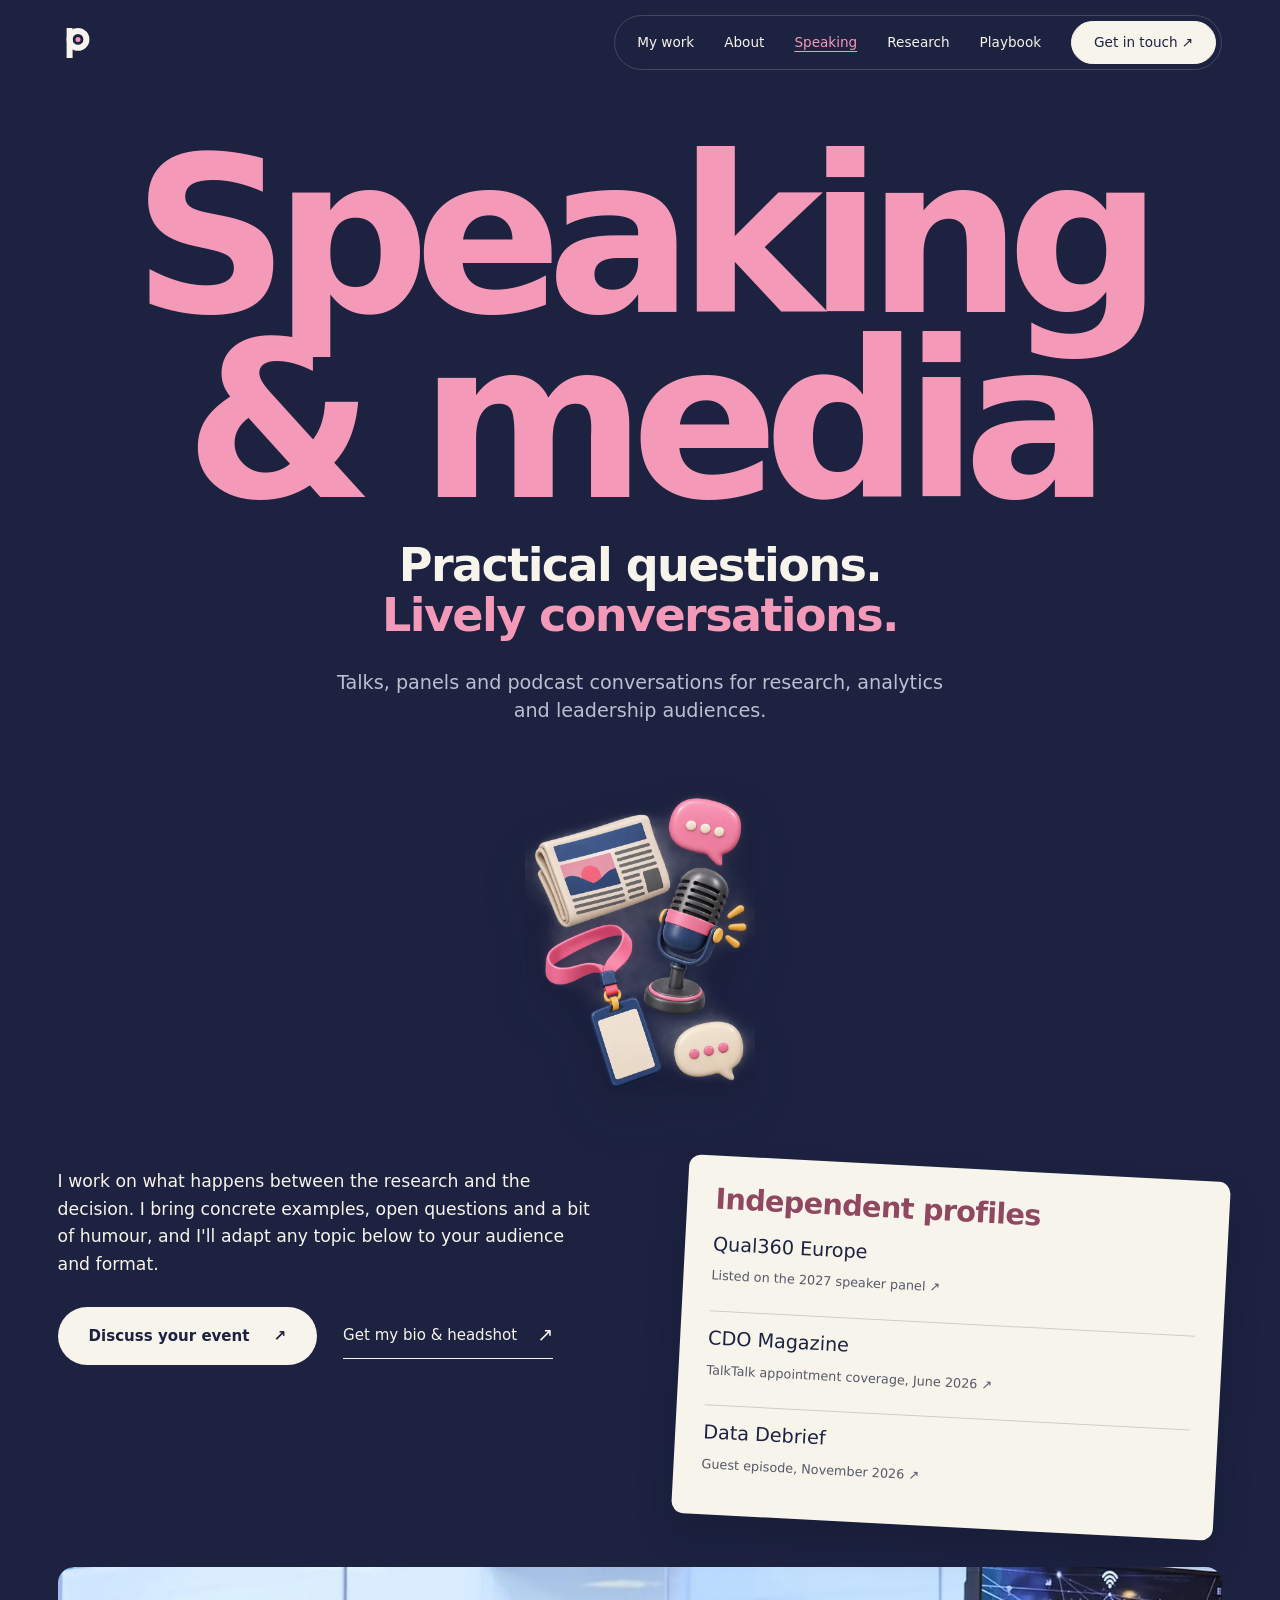
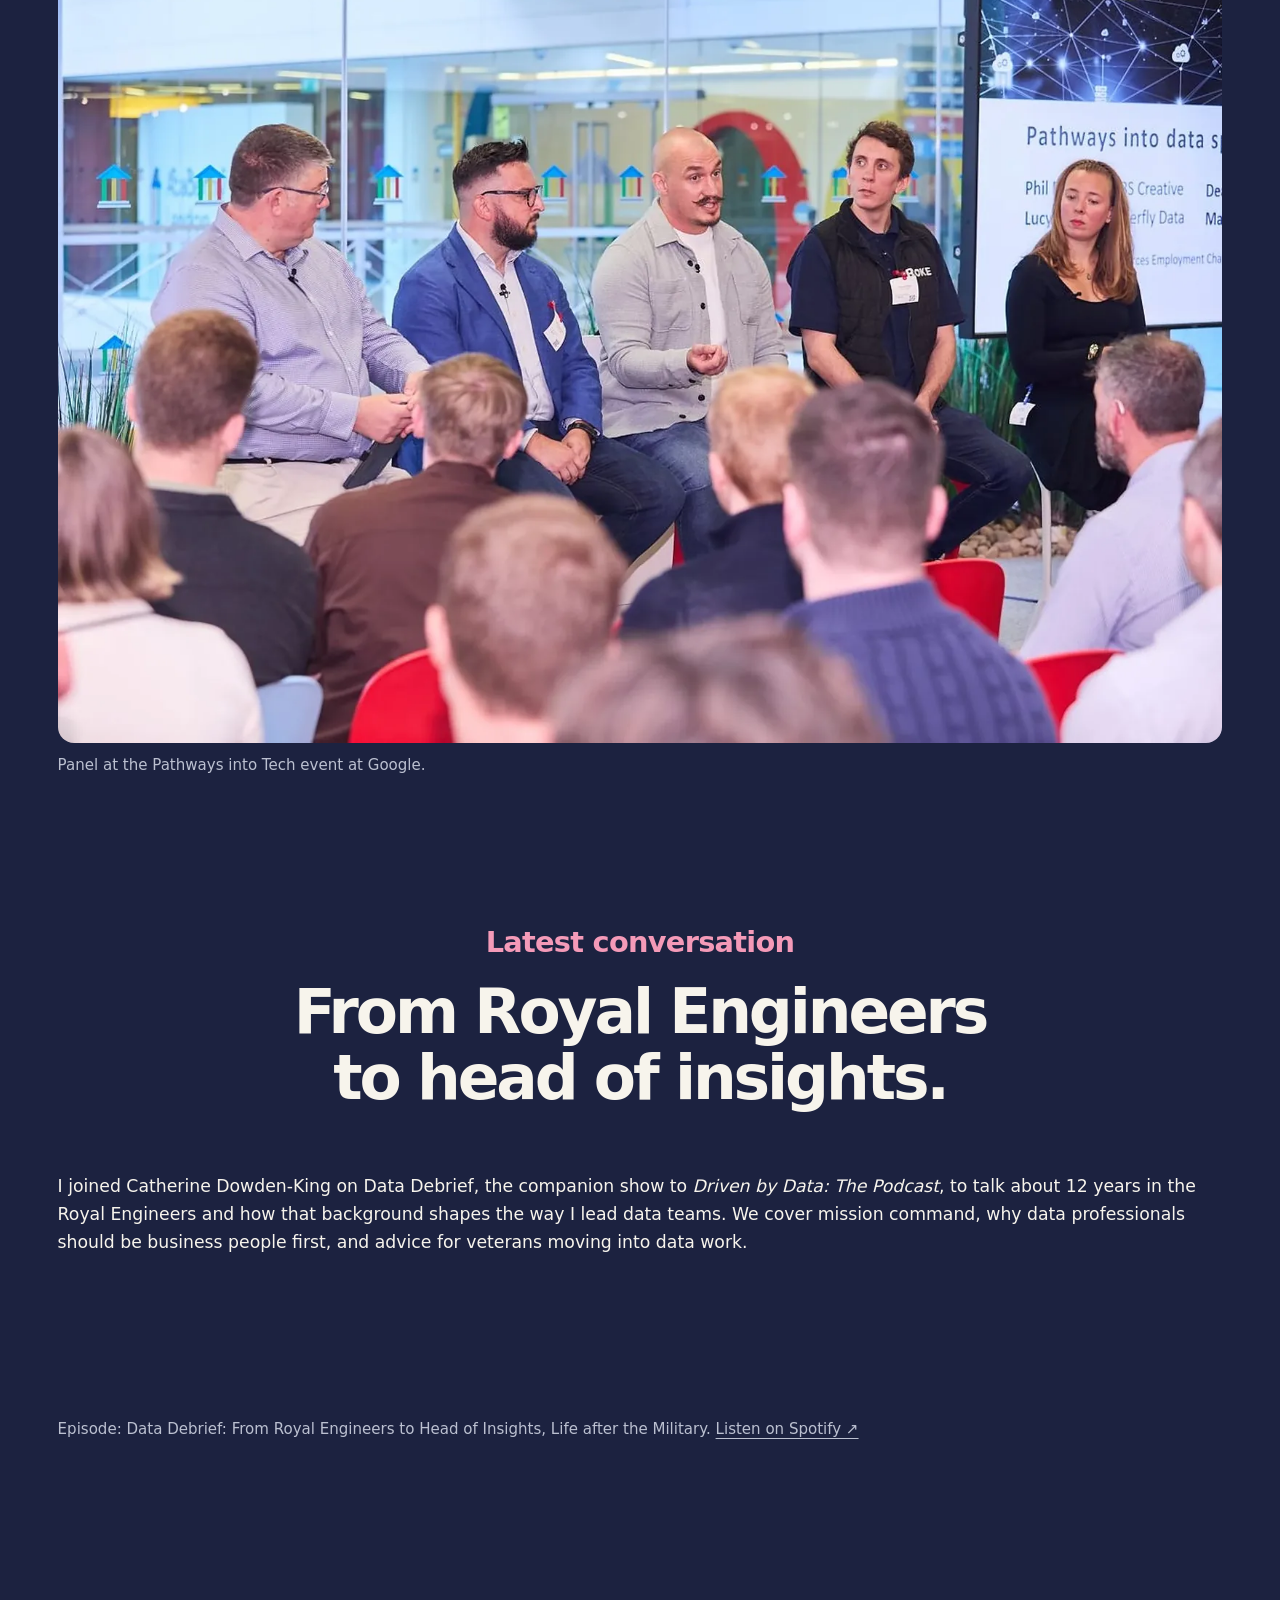
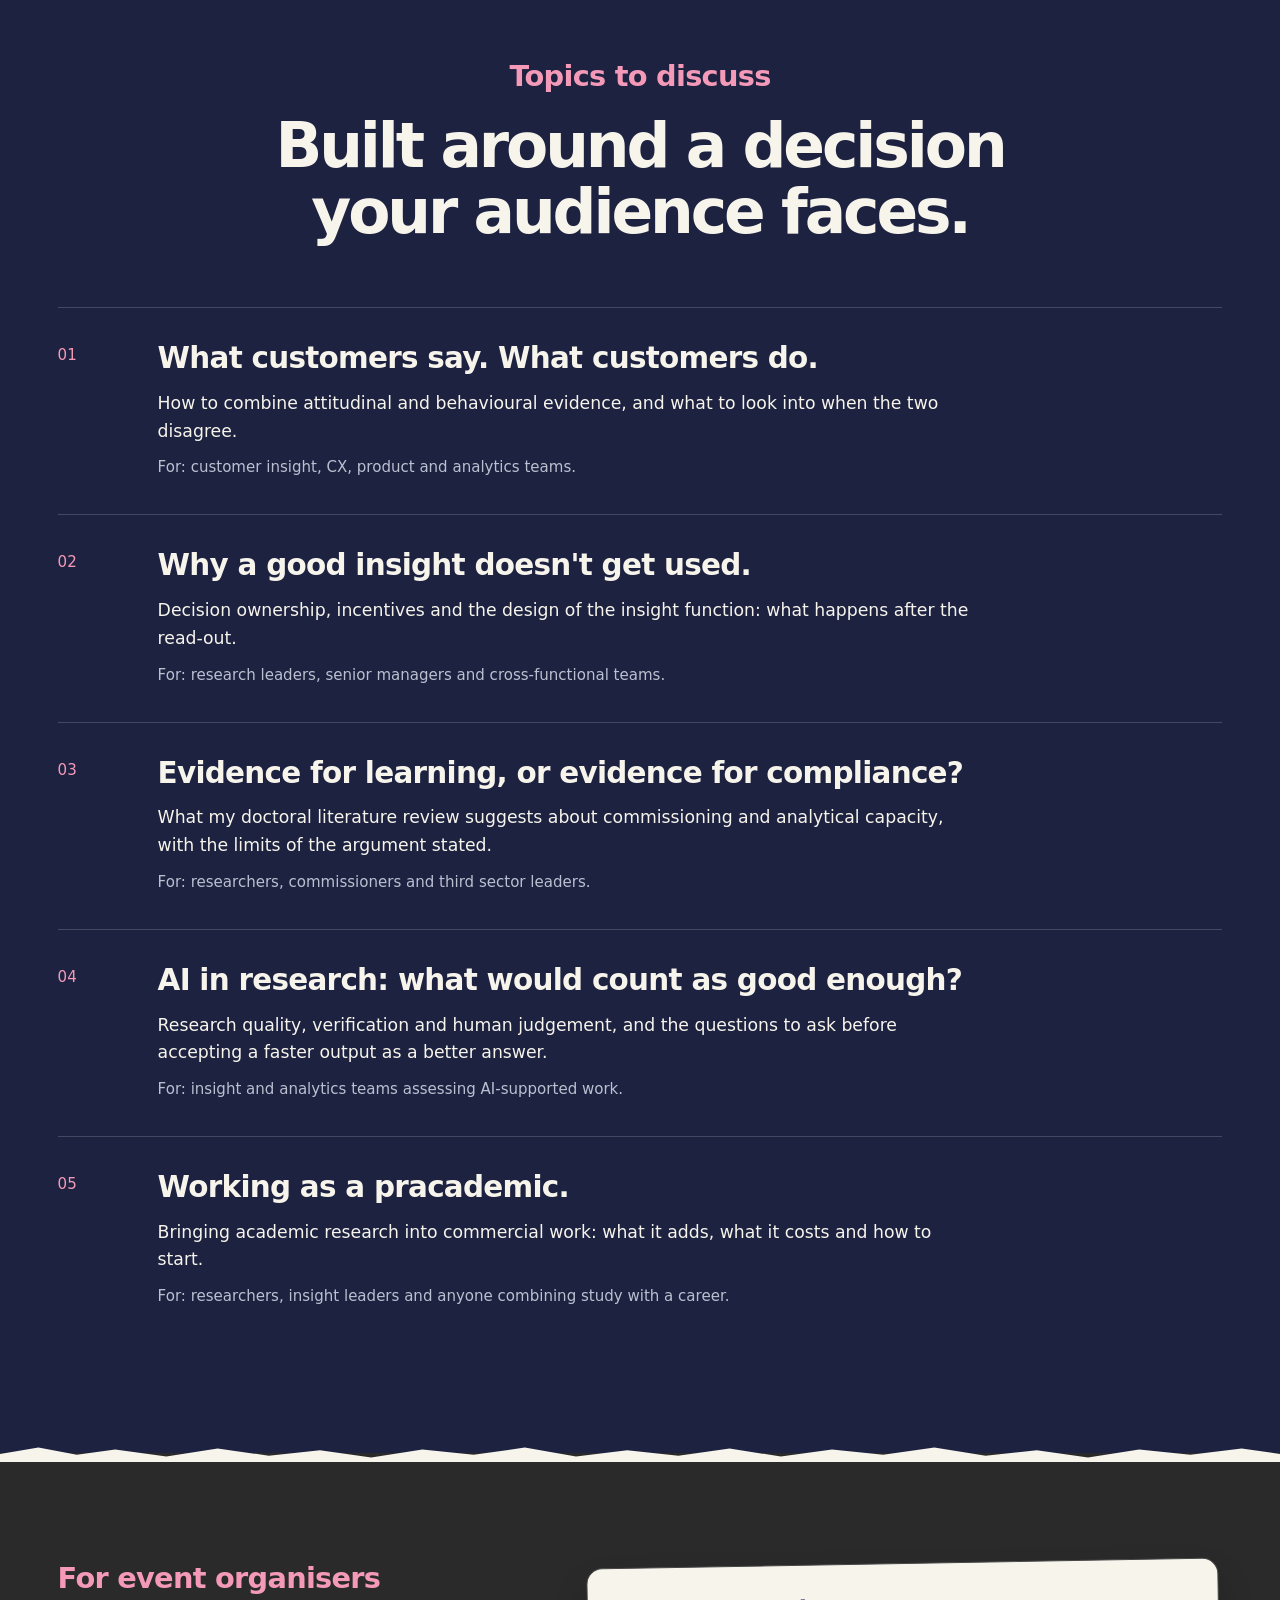
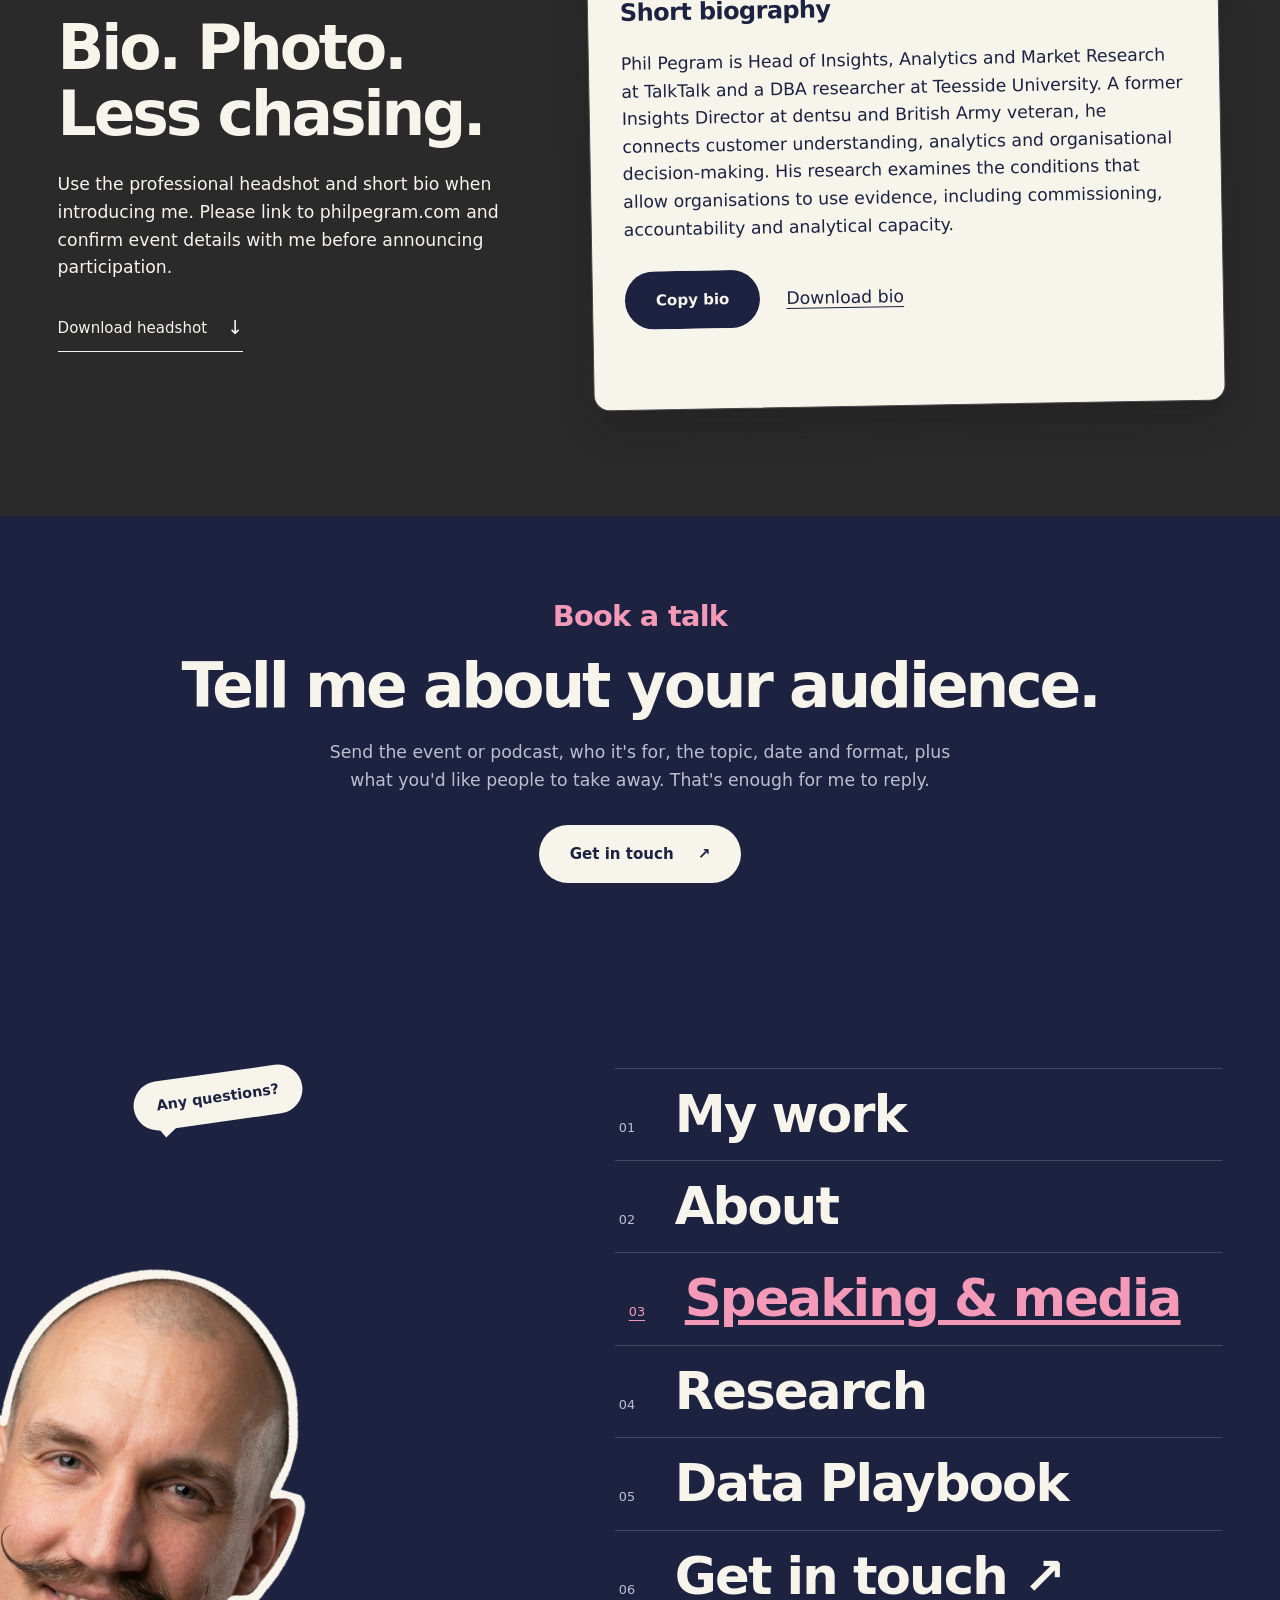
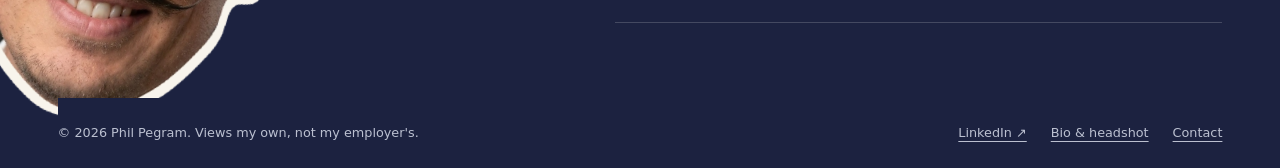
<file: speaking.html>
<!doctype html><html lang="en-GB"><head><meta charset="utf-8"><meta name="viewport" content="width=device-width, initial-scale=1"><title>Research & Analytics Speaker | Phil Pegram</title><meta name="description" content="Speaker on customer insight, evidence-led decisions, insight teams and AI in research. Talks, panels and podcasts, plus a short bio and headshot for organisers."><link rel="canonical" href="https://philpegram.com/speaking"><meta property="og:type" content="website"><meta property="og:title" content="Research & Analytics Speaker | Phil Pegram"><meta property="og:description" content="Speaker on customer insight, evidence-led decisions, insight teams and AI in research. Talks, panels and podcasts, plus a short bio and headshot for organisers."><meta property="og:url" content="https://philpegram.com/speaking"><meta property="og:image" content="https://philpegram.com/phil-pegram.jpg"><meta property="og:site_name" content="Phil Pegram"><meta name="twitter:card" content="summary_large_image"><meta name="theme-color" content="#1c2240"><link rel="icon" href="favicon.svg"><link rel="preconnect" href="https://api.fontshare.com" crossorigin><link href="https://api.fontshare.com/v2/css?f[]=switzer@400,500,600,700,800&display=swap" rel="stylesheet"><link rel="stylesheet" href="styles.css"><link rel="stylesheet" href="brand.css"><script type="application/ld+json">
{
  "@context": "https://schema.org",
  "@graph": [
    {
      "@type": "Person",
      "@id": "https://philpegram.com/#phil-pegram",
      "name": "Phil Pegram",
      "url": "https://philpegram.com/about"
    },
    {
      "@type": "WebSite",
      "@id": "https://philpegram.com/#website",
      "url": "https://philpegram.com/",
      "name": "Phil Pegram",
      "publisher": {
        "@id": "https://philpegram.com/#phil-pegram"
      }
    },
    {
      "@type": "WebPage",
      "url": "https://philpegram.com/speaking",
      "name": "Research & Analytics Speaker | Phil Pegram",
      "mainEntity": {
        "@id": "https://philpegram.com/#phil-pegram"
      }
    }
  ]
}
</script><script src="site.js" defer></script></head><body class="page-speaking"><a href="#main" class="skip">Skip to content</a><header class="site-header"><div class="wrap header-inner"><a href="/" class="brand" aria-label="Phil Pegram home"><svg viewBox="0 0 40 40" fill="none" aria-hidden="true" data-mark="p-dot"><rect x="8.6" y="5" width="6" height="30" fill="currentColor"/><circle cx="20" cy="16.4" r="8.4" fill="none" stroke="currentColor" stroke-width="6"/><circle cx="20" cy="16.4" r="2.5" fill="#f49ab8"/></svg><span>Phil Pegram</span></a><button class="menu-toggle" aria-expanded="false" aria-controls="main-nav">Menu <span aria-hidden="true">+</span></button><nav id="main-nav" aria-label="Main navigation"><a href="/work">My work</a><a href="/about">About</a><a href="/speaking" aria-current="page">Speaking</a><a href="/writing">Research</a><a href="/playbook">Playbook</a><a class="nav-contact" href="/contact">Get in touch ↗</a></nav></div></header><main id="main"><section class="wrap page-intro"><p class="eyebrow">Speaking & media</p><h1>Practical questions.<br><span class='pink'>Lively conversations.</span></h1><p class="lead">Talks, panels and podcast conversations for research, analytics and leadership audiences.</p><img class="section-object inner-object" src="media-cluster.webp" alt="" loading="lazy"></section>
<section class="wrap speaking-top"><div><p>I work on what happens between the research and the decision. I bring concrete examples, open questions and a bit of humour, and I'll adapt any topic below to your audience and format.</p><div class="actions"><a class="button" href="/contact?topic=speaking">Discuss your event <span aria-hidden="true">↗</span></a><a class="text-link" href="#organisers">Get my bio & headshot <span aria-hidden="true">↗</span></a></div></div><aside class="proof-box"><span class="eyebrow">Independent profiles</span><a href="https://eu.qual360.com/speaker-panel/">Qual360 Europe <span>Listed on the 2027 speaker panel ↗</span></a><a href="https://www.cdomagazine.tech/leadership-moves/talktalk-appoints-phil-pegram-as-head-of-insights-analytics-and-market-research">CDO Magazine <span>TalkTalk appointment coverage, June 2026 ↗</span></a><a href="https://open.spotify.com/episode/4d2HiOlgkPEAnHFUgyvjwL">Data Debrief <span>Guest episode, November 2026 ↗</span></a></aside></section>
<figure class="wrap panel-figure"><img src="phil-panel-1600.webp" alt="Phil Pegram speaking on a panel at the Pathways into Tech event at Google" width="1600" height="1066" loading="lazy" decoding="async"><figcaption class="fine">Panel at the Pathways into Tech event at Google.</figcaption></figure>
<section class="wrap section" id="podcast"><div class="section-heading"><div><p class="eyebrow">Latest conversation</p><h2>From Royal Engineers<br>to head of insights.</h2></div></div><p>I joined Catherine Dowden-King on Data Debrief, the companion show to <em>Driven by Data: The Podcast</em>, to talk about 12 years in the Royal Engineers and how that background shapes the way I lead data teams. We cover mission command, why data professionals should be business people first, and advice for veterans moving into data work.</p><iframe style="border-radius:12px" src="https://open.spotify.com/embed/episode/4d2HiOlgkPEAnHFUgyvjwL" width="100%" height="152" frameborder="0" allowfullscreen allow="autoplay; clipboard-write; encrypted-media; fullscreen; picture-in-picture" loading="lazy" title="Spotify player: Data Debrief, From Royal Engineers to Head of Insights, Life after the Military"></iframe><p class="fine">Episode: Data Debrief: From Royal Engineers to Head of Insights, Life after the Military. <a href="https://open.spotify.com/episode/4d2HiOlgkPEAnHFUgyvjwL">Listen on Spotify ↗</a></p></section>
<section class="wrap section"><div class="section-heading"><div><p class="eyebrow">Topics to discuss</p><h2>Built around a decision<br>your audience faces.</h2></div></div><div class="topic-list">
<article><span class="index">01</span><div><h3>What customers say. What customers do.</h3><p>How to combine attitudinal and behavioural evidence, and what to look into when the two disagree.</p><p class="fine">For: customer insight, CX, product and analytics teams.</p></div></article>
<article><span class="index">02</span><div><h3>Why a good insight doesn't get used.</h3><p>Decision ownership, incentives and the design of the insight function: what happens after the read-out.</p><p class="fine">For: research leaders, senior managers and cross-functional teams.</p></div></article>
<article><span class="index">03</span><div><h3>Evidence for learning, or evidence for compliance?</h3><p>What my doctoral literature review suggests about commissioning and analytical capacity, with the limits of the argument stated.</p><p class="fine">For: researchers, commissioners and third sector leaders.</p></div></article>
<article><span class="index">04</span><div><h3>AI in research: what would count as good enough?</h3><p>Research quality, verification and human judgement, and the questions to ask before accepting a faster output as a better answer.</p><p class="fine">For: insight and analytics teams assessing AI-supported work.</p></div></article>
<article><span class="index">05</span><div><h3>Working as a pracademic.</h3><p>Bringing academic research into commercial work: what it adds, what it costs and how to start.</p><p class="fine">For: researchers, insight leaders and anyone combining study with a career.</p></div></article>
</div></section>
<section id="organisers" class="paper"><div class="wrap section organiser"><div><p class="eyebrow">For event organisers</p><h2>Bio. Photo.<br>Less chasing.</h2><p>Use the professional headshot and short bio when introducing me. Please link to philpegram.com and confirm event details with me before announcing participation.</p><a class="text-link" href="phil-pegram.jpg" download="Phil-Pegram-headshot.jpg">Download headshot <span aria-hidden="true">↓</span></a></div><div class="bio-panel"><h3>Short biography</h3><p id="speaker-bio">Phil Pegram is Head of Insights, Analytics and Market Research at TalkTalk and a DBA researcher at Teesside University. A former Insights Director at dentsu and British Army veteran, he connects customer understanding, analytics and organisational decision-making. His research examines the conditions that allow organisations to use evidence, including commissioning, accountability and analytical capacity.</p><div class="actions"><button class="button" data-copy="speaker-bio">Copy bio</button><a href="phil-pegram-bio.txt" download>Download bio</a></div><p class="copy-status fine" role="status" aria-live="polite"></p></div></div></section><section class="contact-band wrap"><div><p class="eyebrow">Book a talk</p><h2>Tell me about your audience.</h2><p>Send the event or podcast, who it's for, the topic, date and format, plus what you'd like people to take away. That's enough for me to reply.</p></div><a class="button" href="/contact#speaking">Get in touch <span aria-hidden="true">↗</span></a></section>
</main><footer class="footer sticker-footer"><div class="wrap"><div class="footer-stage"><div class="footer-portrait"><span class="speech-bubble">Any questions?</span><img src="phil-sticker.webp" alt="" width="710" height="950" loading="lazy"></div><nav class="footer-menu" aria-label="Footer navigation"><a href="/work"><span>01</span>My work</a><a href="/about"><span>02</span>About</a><a href="/speaking"><span>03</span>Speaking & media</a><a href="/writing"><span>04</span>Research</a><a href="/playbook"><span>05</span>Data Playbook</a><a href="/contact"><span>06</span>Get in touch ↗</a></nav></div><div class="footer-bottom"><p>© 2026 Phil Pegram. Views my own, not my employer's.</p><div><a href="https://www.linkedin.com/in/philpegram" rel="me">LinkedIn ↗</a><a href="/speaking#organisers">Bio & headshot</a><a href="/contact">Contact</a></div></div></div></footer></body></html>
</file>
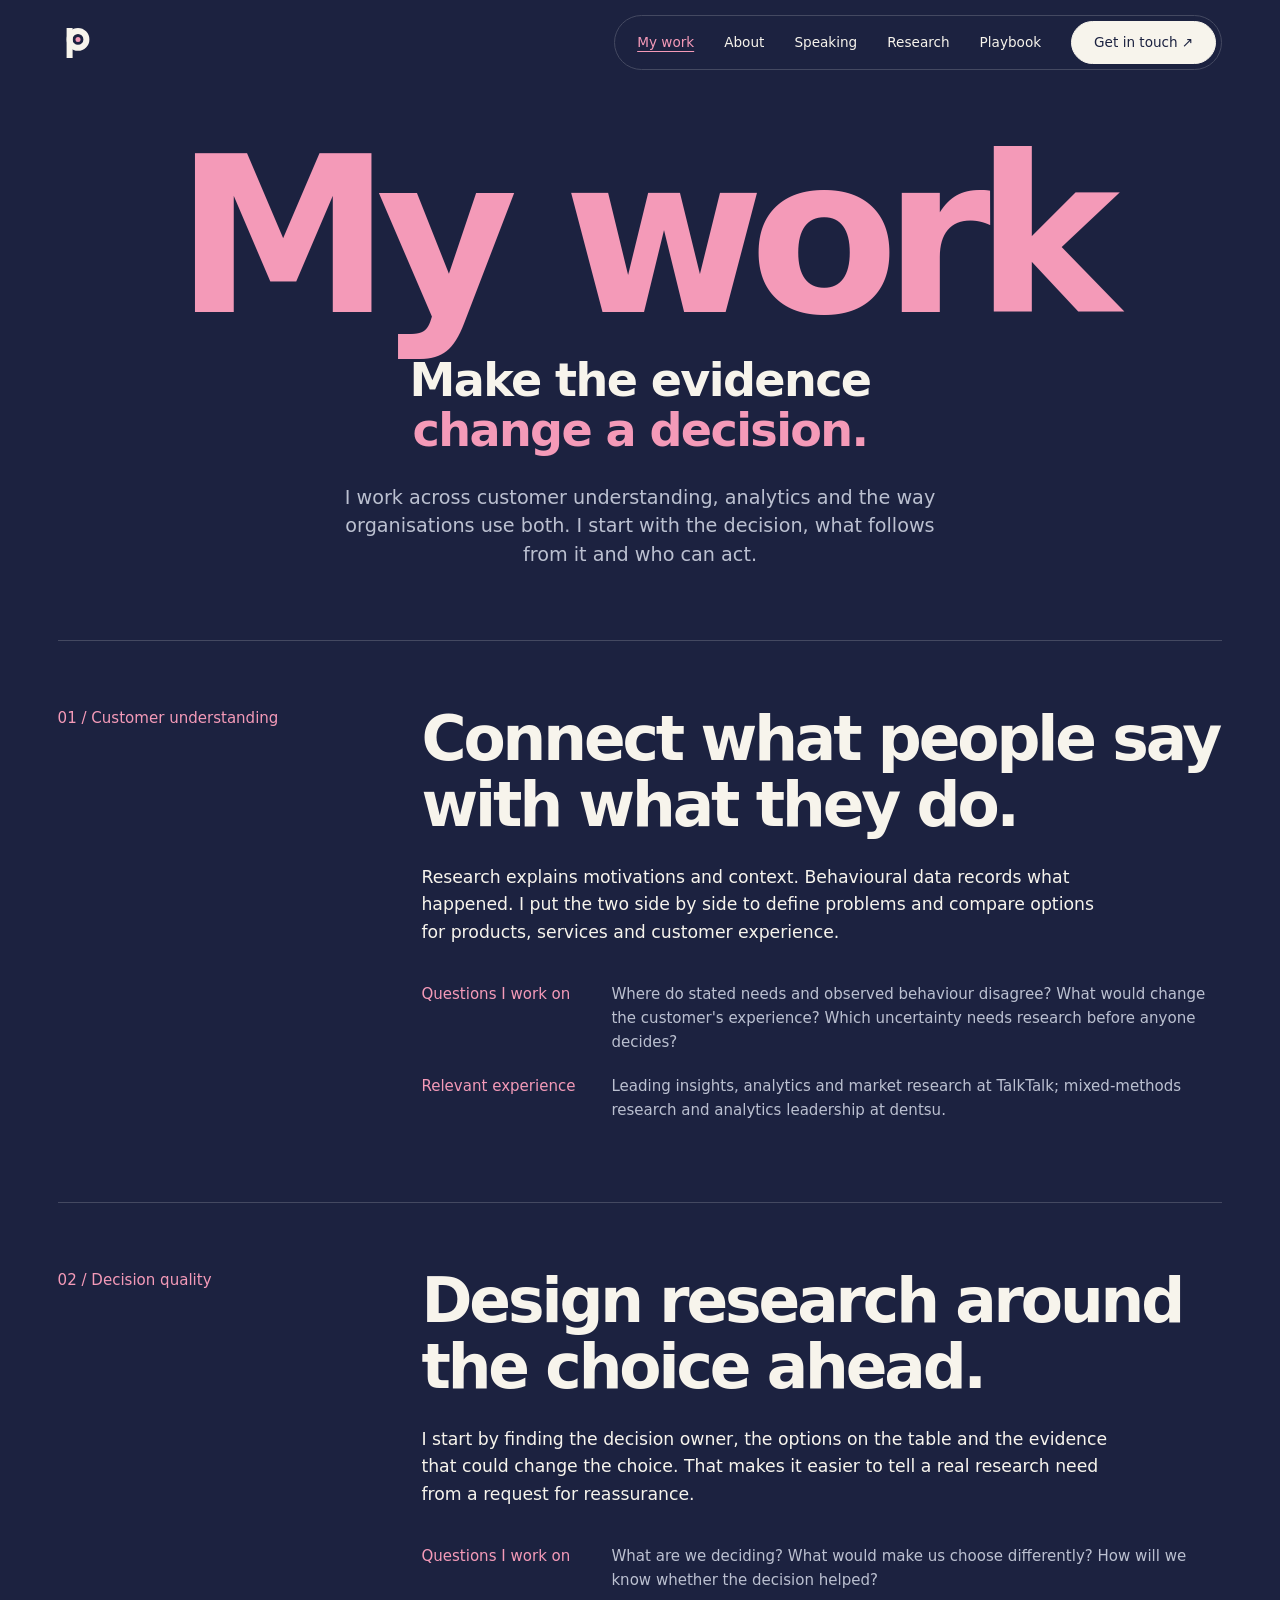
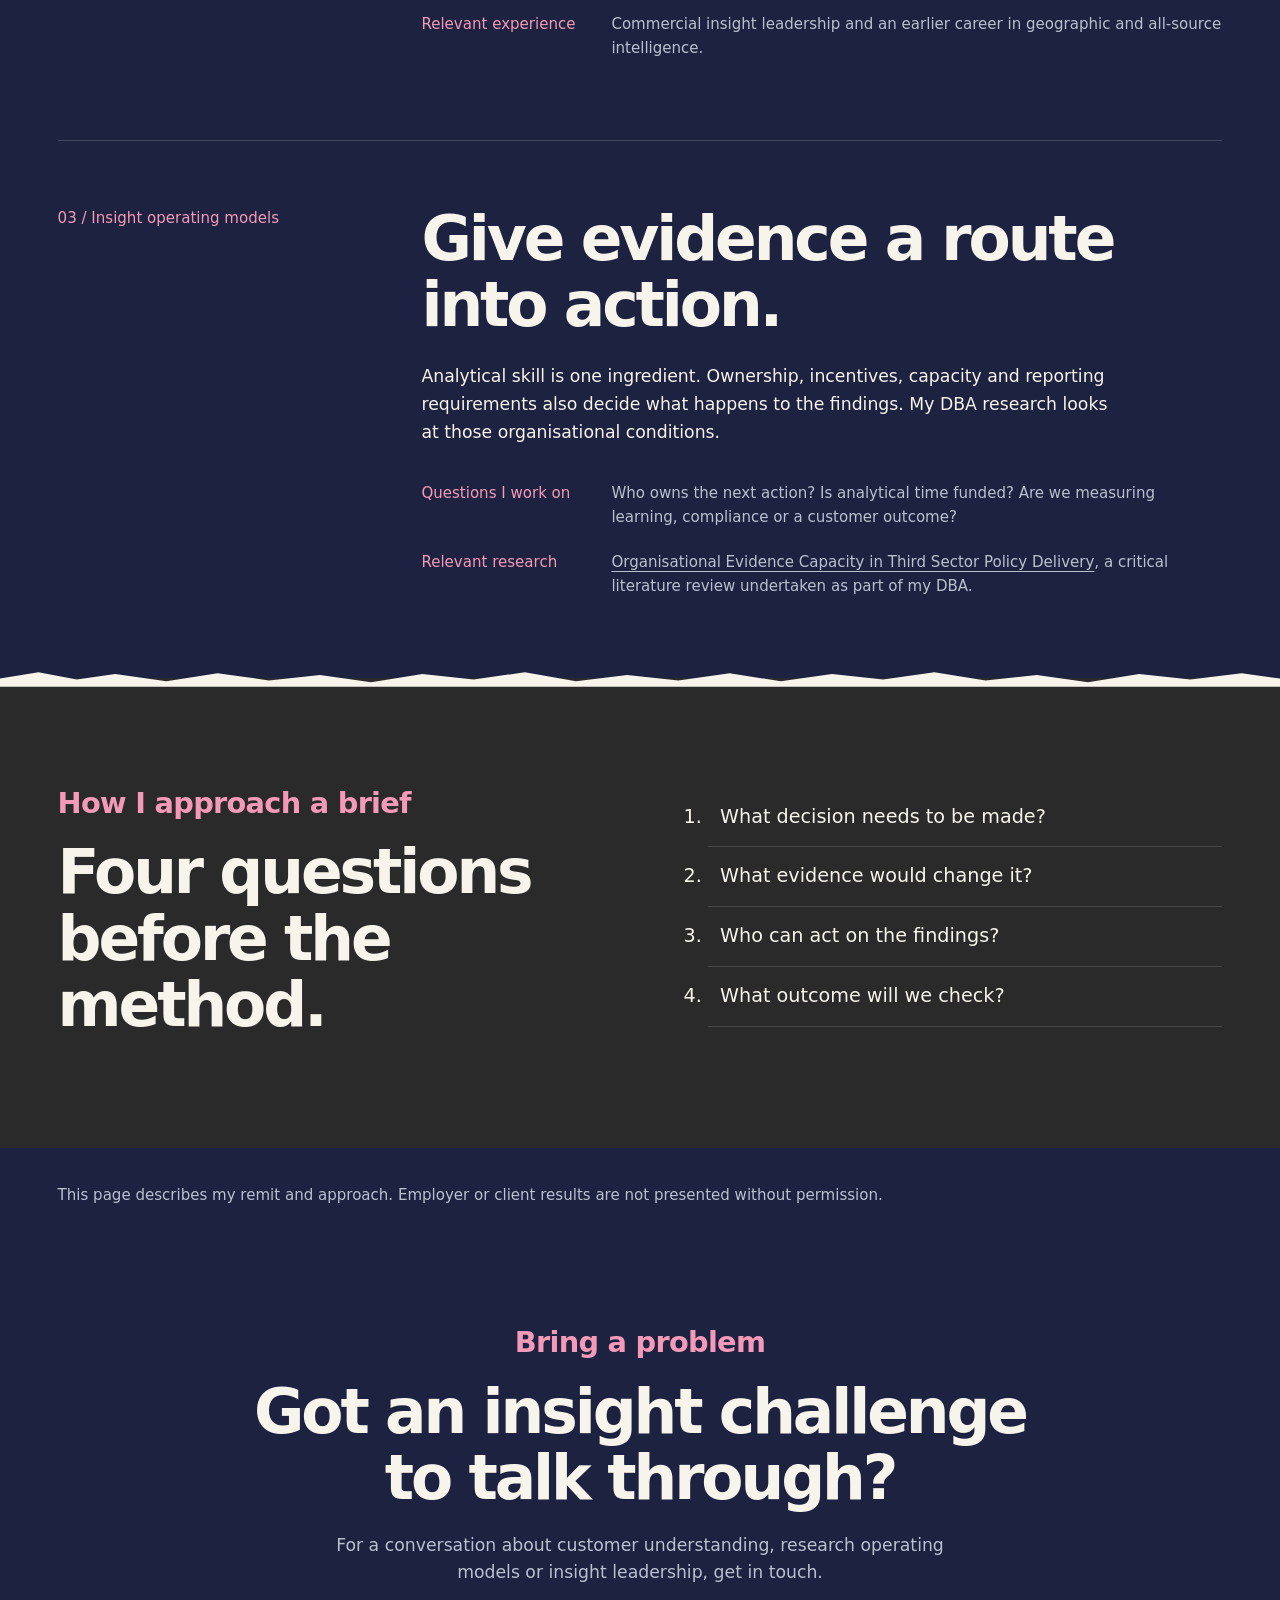
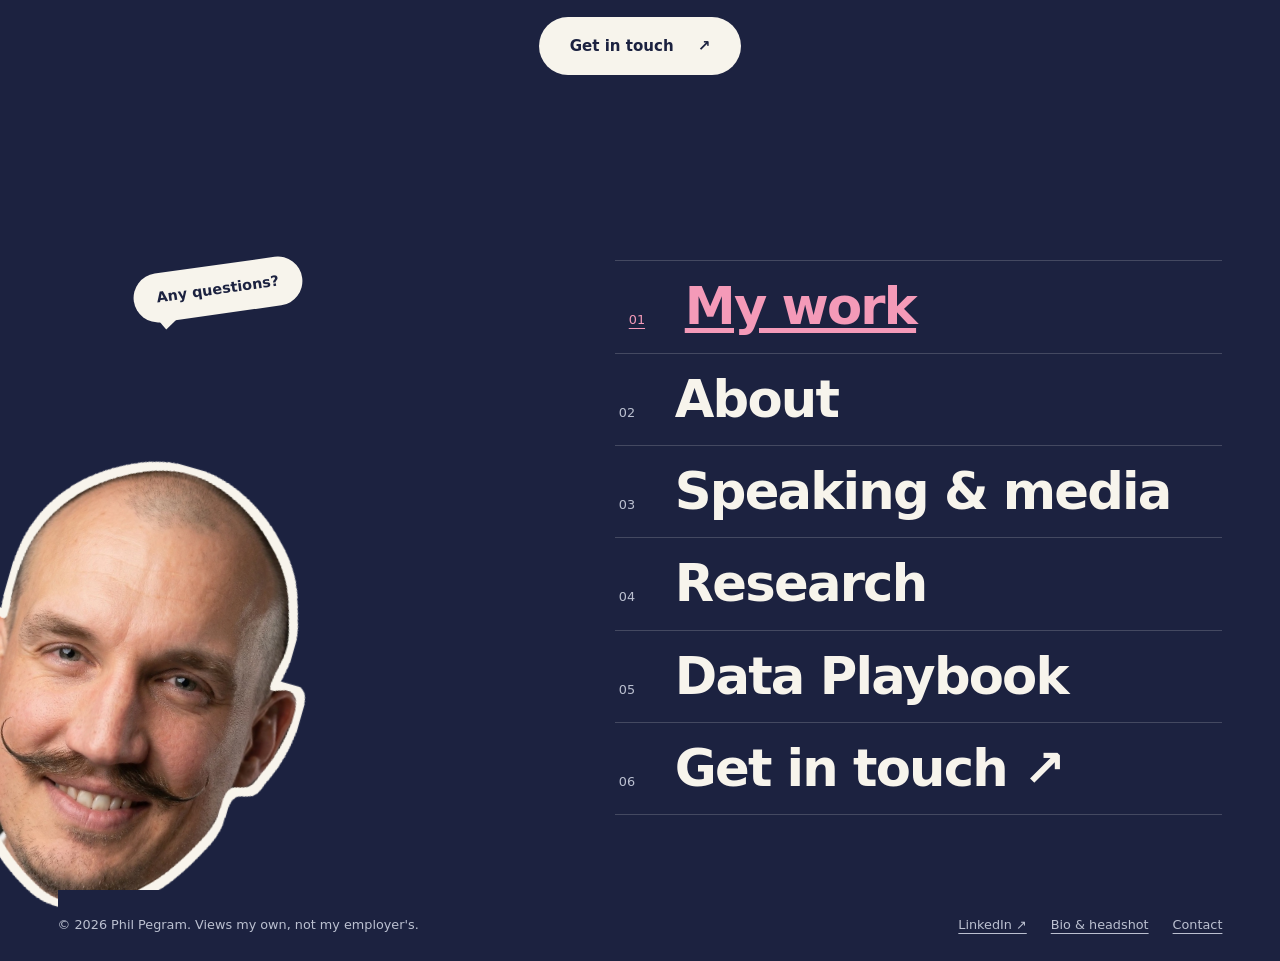
<file: work.html>
<!doctype html><html lang="en-GB"><head><meta charset="utf-8"><meta name="viewport" content="width=device-width, initial-scale=1"><title>Customer Insight & Commercial Decisions | Phil Pegram</title><meta name="description" content="How Phil Pegram connects customer research, analytics and commercial decisions: customer understanding, decision-first research and insight teams that get acted on."><link rel="canonical" href="https://philpegram.com/work"><meta property="og:type" content="website"><meta property="og:title" content="Customer Insight & Commercial Decisions | Phil Pegram"><meta property="og:description" content="How Phil Pegram connects customer research, analytics and commercial decisions: customer understanding, decision-first research and insight teams that get acted on."><meta property="og:url" content="https://philpegram.com/work"><meta property="og:image" content="https://philpegram.com/phil-pegram.jpg"><meta property="og:site_name" content="Phil Pegram"><meta name="twitter:card" content="summary_large_image"><meta name="theme-color" content="#1c2240"><link rel="icon" href="favicon.svg"><link rel="preconnect" href="https://api.fontshare.com" crossorigin><link href="https://api.fontshare.com/v2/css?f[]=switzer@400,500,600,700,800&display=swap" rel="stylesheet"><link rel="stylesheet" href="styles.css"><link rel="stylesheet" href="brand.css"><script type="application/ld+json">
{
  "@context": "https://schema.org",
  "@graph": [
    {
      "@type": "Person",
      "@id": "https://philpegram.com/#phil-pegram",
      "name": "Phil Pegram",
      "url": "https://philpegram.com/about"
    },
    {
      "@type": "WebSite",
      "@id": "https://philpegram.com/#website",
      "url": "https://philpegram.com/",
      "name": "Phil Pegram",
      "publisher": {
        "@id": "https://philpegram.com/#phil-pegram"
      }
    },
    {
      "@type": "WebPage",
      "url": "https://philpegram.com/work",
      "name": "Customer Insight & Commercial Decisions | Phil Pegram",
      "mainEntity": {
        "@id": "https://philpegram.com/#phil-pegram"
      }
    }
  ]
}
</script><script src="site.js" defer></script></head><body class="page-work"><a href="#main" class="skip">Skip to content</a><header class="site-header"><div class="wrap header-inner"><a href="/" class="brand" aria-label="Phil Pegram home"><svg viewBox="0 0 40 40" fill="none" aria-hidden="true" data-mark="p-dot"><rect x="8.6" y="5" width="6" height="30" fill="currentColor"/><circle cx="20" cy="16.4" r="8.4" fill="none" stroke="currentColor" stroke-width="6"/><circle cx="20" cy="16.4" r="2.5" fill="#f49ab8"/></svg><span>Phil Pegram</span></a><button class="menu-toggle" aria-expanded="false" aria-controls="main-nav">Menu <span aria-hidden="true">+</span></button><nav id="main-nav" aria-label="Main navigation"><a href="/work" aria-current="page">My work</a><a href="/about">About</a><a href="/speaking">Speaking</a><a href="/writing">Research</a><a href="/playbook">Playbook</a><a class="nav-contact" href="/contact">Get in touch ↗</a></nav></div></header><main id="main"><section class="wrap page-intro"><p class="eyebrow">My work</p><h1>Make the evidence<br><span class='pink'>change a decision.</span></h1><p class="lead">I work across customer understanding, analytics and the way organisations use both. I start with the decision, what follows from it and who can act.</p></section>
<section class="wrap work-chapters">
<article id="customer"><span class="index">01 / Customer understanding</span><div><h2>Connect what people say<br>with what they do.</h2><p>Research explains motivations and context. Behavioural data records what happened. I put the two side by side to define problems and compare options for products, services and customer experience.</p><dl><dt>Questions I work on</dt><dd>Where do stated needs and observed behaviour disagree? What would change the customer's experience? Which uncertainty needs research before anyone decides?</dd><dt>Relevant experience</dt><dd>Leading insights, analytics and market research at TalkTalk; mixed-methods research and analytics leadership at dentsu.</dd></dl></div></article>
<article id="decisions"><span class="index">02 / Decision quality</span><div><h2>Design research around<br>the choice ahead.</h2><p>I start by finding the decision owner, the options on the table and the evidence that could change the choice. That makes it easier to tell a real research need from a request for reassurance.</p><dl><dt>Questions I work on</dt><dd>What are we deciding? What would make us choose differently? How will we know whether the decision helped?</dd><dt>Relevant experience</dt><dd>Commercial insight leadership and an earlier career in geographic and all-source intelligence.</dd></dl></div></article>
<article id="organisation"><span class="index">03 / Insight operating models</span><div><h2>Give evidence a route<br>into action.</h2><p>Analytical skill is one ingredient. Ownership, incentives, capacity and reporting requirements also decide what happens to the findings. My DBA research looks at those organisational conditions.</p><dl><dt>Questions I work on</dt><dd>Who owns the next action? Is analytical time funded? Are we measuring learning, compliance or a customer outcome?</dd><dt>Relevant research</dt><dd><a href="/evidence-capacity">Organisational Evidence Capacity in Third Sector Policy Delivery</a>, a critical literature review undertaken as part of my DBA.</dd></dl></div></article>
</section><section class="paper"><div class="wrap section two-col"><div><p class="eyebrow">How I approach a brief</p><h2>Four questions<br>before the method.</h2></div><ol class="number-list"><li>What decision needs to be made?</li><li>What evidence would change it?</li><li>Who can act on the findings?</li><li>What outcome will we check?</li></ol></div></section>
<section class="wrap note"><p>This page describes my remit and approach. Employer or client results are not presented without permission.</p></section><section class="contact-band wrap"><div><p class="eyebrow">Bring a problem</p><h2>Got an insight challenge to talk through?</h2><p>For a conversation about customer understanding, research operating models or insight leadership, get in touch.</p></div><a class="button" href="/contact#leadership">Get in touch <span aria-hidden="true">↗</span></a></section></main><footer class="footer sticker-footer"><div class="wrap"><div class="footer-stage"><div class="footer-portrait"><span class="speech-bubble">Any questions?</span><img src="phil-sticker.webp" alt="" width="710" height="950" loading="lazy"></div><nav class="footer-menu" aria-label="Footer navigation"><a href="/work"><span>01</span>My work</a><a href="/about"><span>02</span>About</a><a href="/speaking"><span>03</span>Speaking & media</a><a href="/writing"><span>04</span>Research</a><a href="/playbook"><span>05</span>Data Playbook</a><a href="/contact"><span>06</span>Get in touch ↗</a></nav></div><div class="footer-bottom"><p>© 2026 Phil Pegram. Views my own, not my employer's.</p><div><a href="https://www.linkedin.com/in/philpegram" rel="me">LinkedIn ↗</a><a href="/speaking#organisers">Bio & headshot</a><a href="/contact">Contact</a></div></div></div></footer></body></html>
</file>
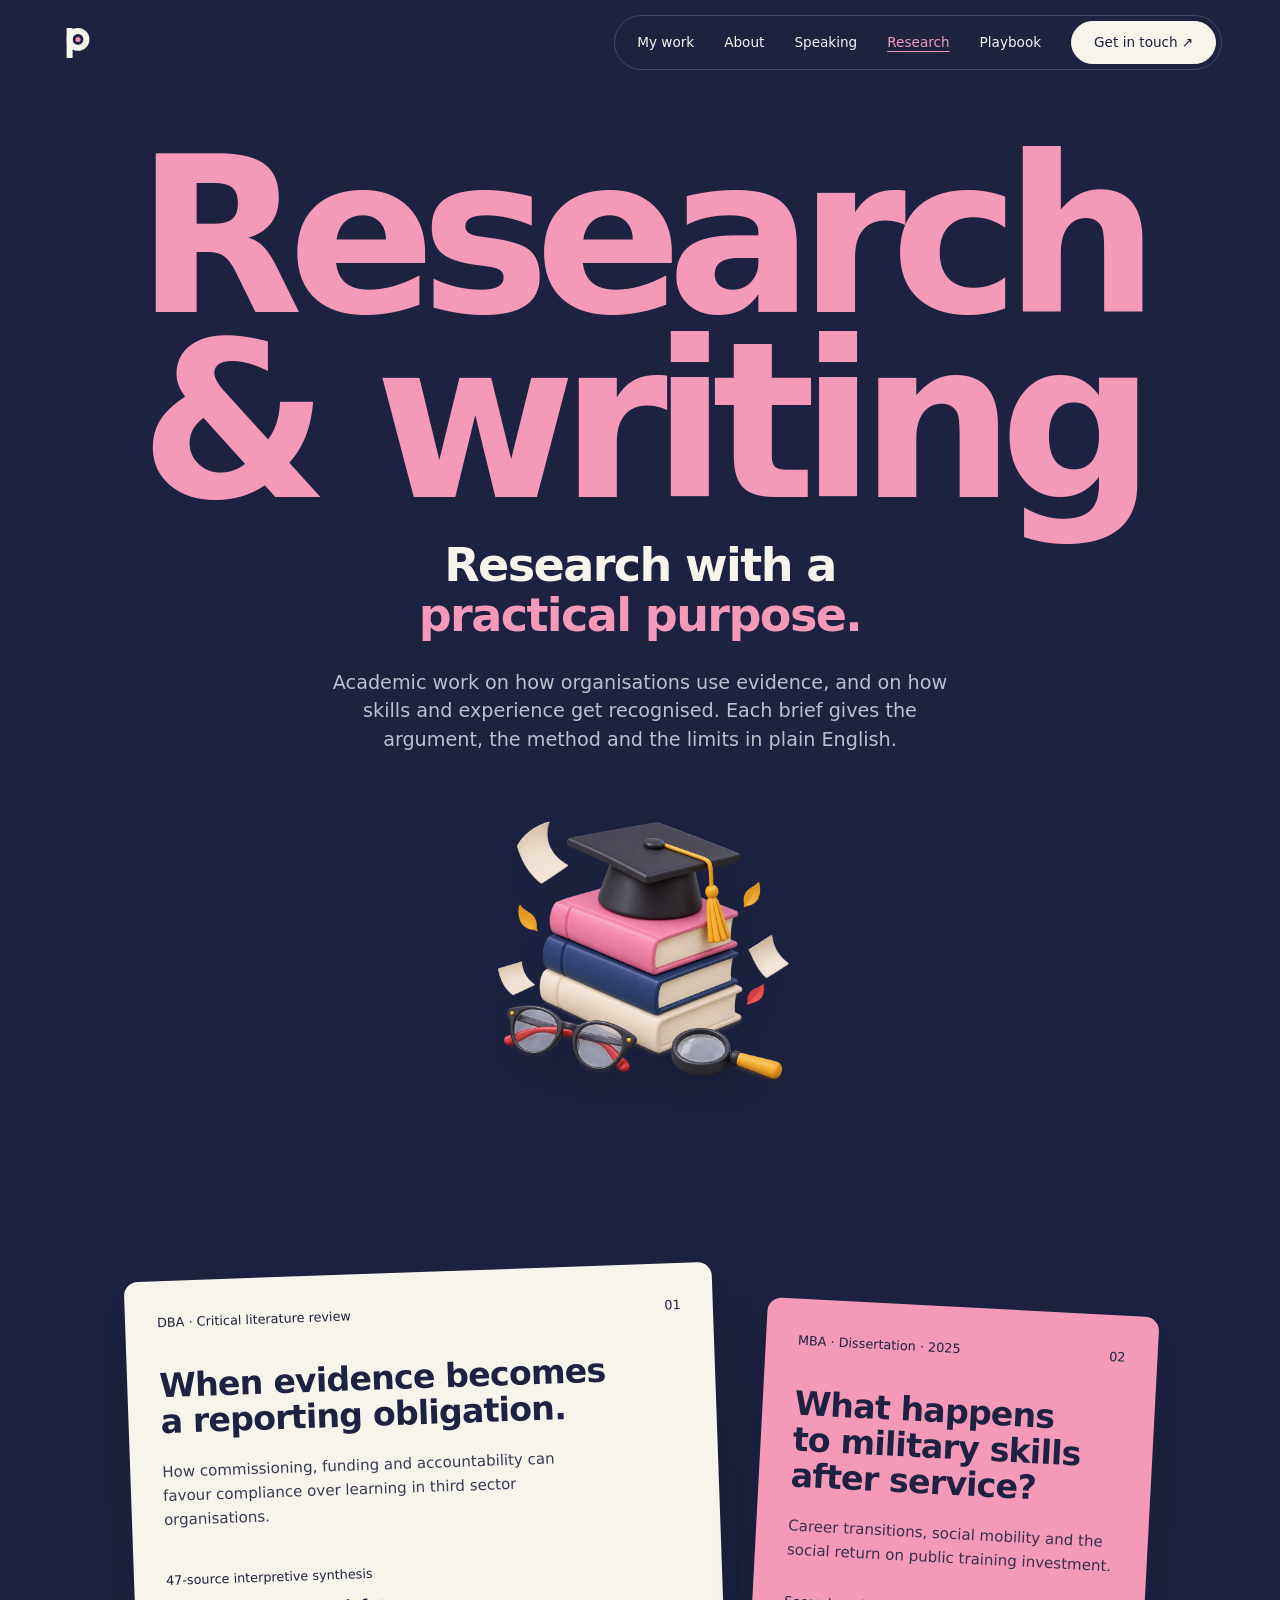
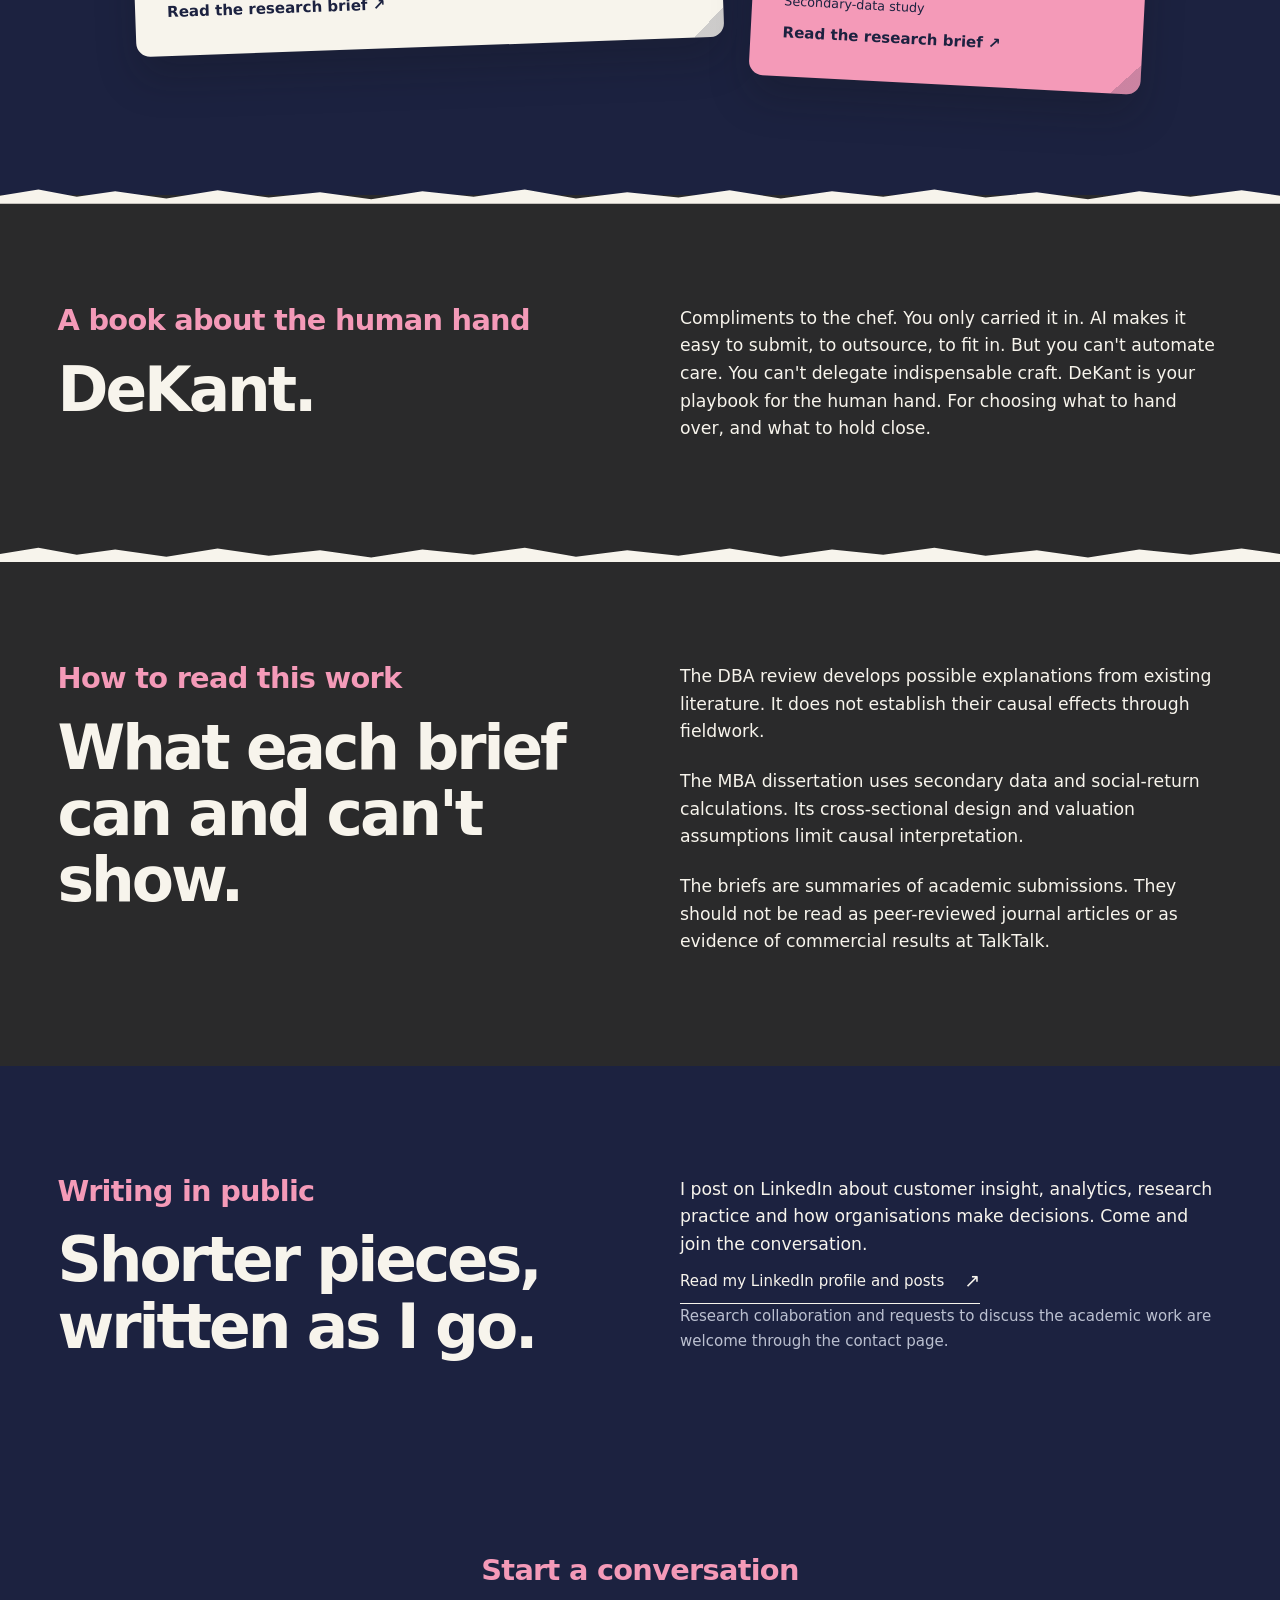
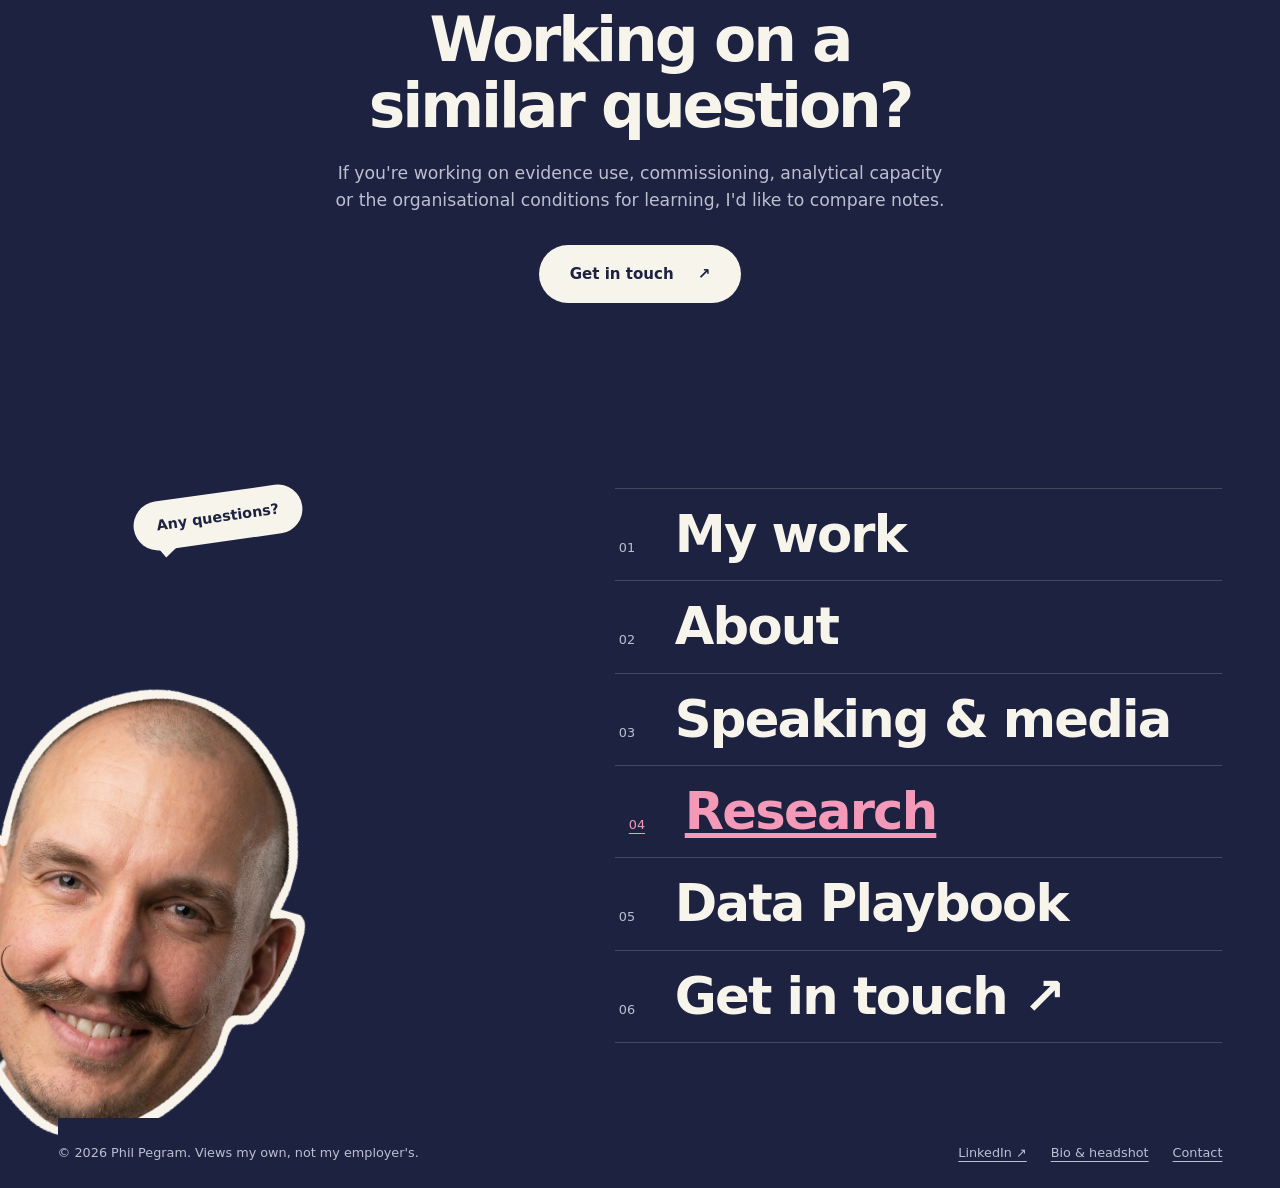
<file: writing.html>
<!doctype html><html lang="en-GB"><head><meta charset="utf-8"><meta name="viewport" content="width=device-width, initial-scale=1"><title>Research & Writing on Evidence and Decisions | Phil Pegram</title><meta name="description" content="Research briefs by Phil Pegram on organisational evidence capacity in third sector policy delivery, and on military skills, careers and social mobility, with the limits stated."><link rel="canonical" href="https://philpegram.com/writing"><meta property="og:type" content="website"><meta property="og:title" content="Research & Writing on Evidence and Decisions | Phil Pegram"><meta property="og:description" content="Research briefs by Phil Pegram on organisational evidence capacity in third sector policy delivery, and on military skills, careers and social mobility, with the limits stated."><meta property="og:url" content="https://philpegram.com/writing"><meta property="og:image" content="https://philpegram.com/phil-pegram.jpg"><meta property="og:site_name" content="Phil Pegram"><meta name="twitter:card" content="summary_large_image"><meta name="theme-color" content="#1c2240"><link rel="icon" href="favicon.svg"><link rel="preconnect" href="https://api.fontshare.com" crossorigin><link href="https://api.fontshare.com/v2/css?f[]=switzer@400,500,600,700,800&display=swap" rel="stylesheet"><link rel="stylesheet" href="styles.css"><link rel="stylesheet" href="brand.css"><script type="application/ld+json">
{
  "@context": "https://schema.org",
  "@graph": [
    {
      "@type": "Person",
      "@id": "https://philpegram.com/#phil-pegram",
      "name": "Phil Pegram",
      "url": "https://philpegram.com/about"
    },
    {
      "@type": "WebSite",
      "@id": "https://philpegram.com/#website",
      "url": "https://philpegram.com/",
      "name": "Phil Pegram",
      "publisher": {
        "@id": "https://philpegram.com/#phil-pegram"
      }
    },
    {
      "@type": "WebPage",
      "url": "https://philpegram.com/writing",
      "name": "Research & Writing on Evidence and Decisions | Phil Pegram",
      "mainEntity": {
        "@id": "https://philpegram.com/#phil-pegram"
      }
    }
  ]
}
</script><script src="site.js" defer></script></head><body class="page-writing"><a href="#main" class="skip">Skip to content</a><header class="site-header"><div class="wrap header-inner"><a href="/" class="brand" aria-label="Phil Pegram home"><svg viewBox="0 0 40 40" fill="none" aria-hidden="true" data-mark="p-dot"><rect x="8.6" y="5" width="6" height="30" fill="currentColor"/><circle cx="20" cy="16.4" r="8.4" fill="none" stroke="currentColor" stroke-width="6"/><circle cx="20" cy="16.4" r="2.5" fill="#f49ab8"/></svg><span>Phil Pegram</span></a><button class="menu-toggle" aria-expanded="false" aria-controls="main-nav">Menu <span aria-hidden="true">+</span></button><nav id="main-nav" aria-label="Main navigation"><a href="/work">My work</a><a href="/about">About</a><a href="/speaking">Speaking</a><a href="/writing" aria-current="page">Research</a><a href="/playbook">Playbook</a><a class="nav-contact" href="/contact">Get in touch ↗</a></nav></div></header><main id="main"><section class="wrap page-intro"><p class="eyebrow">Research & writing</p><h1>Research with a<br><span class='pink'>practical purpose.</span></h1><p class="lead">Academic work on how organisations use evidence, and on how skills and experience get recognised. Each brief gives the argument, the method and the limits in plain English.</p><img class="section-object inner-object" src="research-stack.webp" alt="" loading="lazy"></section>
<section class="wrap section compact"><div class="research-grid"><a class="research-card feature" href="/evidence-capacity"><div class="research-top"><span>DBA · Critical literature review</span><span>01</span></div><h3>When evidence becomes a reporting obligation.</h3><p>How commissioning, funding and accountability can favour compliance over learning in third sector organisations.</p><div class="card-bottom"><span>47-source interpretive synthesis</span><span>Read the research brief ↗</span></div></a><a class="research-card second" href="/military-transition"><div class="research-top"><span>MBA · Dissertation · 2025</span><span>02</span></div><h3>What happens to military skills after service?</h3><p>Career transitions, social mobility and the social return on public training investment.</p><div class="card-bottom"><span>Secondary-data study</span><span>Read the research brief ↗</span></div></a></div></section>
<section class="paper"><div class="wrap section two-col"><div><p class="eyebrow">A book about the human hand</p><h2>DeKant.</h2></div><div class="prose"><p>Compliments to the chef. You only carried it in. AI makes it easy to submit, to outsource, to fit in. But you can't automate care. You can't delegate indispensable craft. DeKant is your playbook for the human hand. For choosing what to hand over, and what to hold close.</p></div></div></section>
<section class="paper"><div class="wrap section two-col"><div><p class="eyebrow">How to read this work</p><h2>What each brief<br>can and can't show.</h2></div><div class="prose"><p>The DBA review develops possible explanations from existing literature. It does not establish their causal effects through fieldwork.</p><p>The MBA dissertation uses secondary data and social-return calculations. Its cross-sectional design and valuation assumptions limit causal interpretation.</p><p>The briefs are summaries of academic submissions. They should not be read as peer-reviewed journal articles or as evidence of commercial results at TalkTalk.</p></div></div></section>
<section class="wrap section two-col"><div><p class="eyebrow">Writing in public</p><h2>Shorter pieces,<br>written as I go.</h2></div><div><p>I post on LinkedIn about customer insight, analytics, research practice and how organisations make decisions. Come and join the conversation.</p><a class="text-link" href="https://www.linkedin.com/in/philpegram">Read my LinkedIn profile and posts <span aria-hidden="true">↗</span></a><p class="fine">Research collaboration and requests to discuss the academic work are welcome through the contact page.</p></div></section><section class="contact-band wrap"><div><p class="eyebrow">Start a conversation</p><h2>Working on a similar question?</h2><p>If you're working on evidence use, commissioning, analytical capacity or the organisational conditions for learning, I'd like to compare notes.</p></div><a class="button" href="/contact#research">Get in touch <span aria-hidden="true">↗</span></a></section>
</main><footer class="footer sticker-footer"><div class="wrap"><div class="footer-stage"><div class="footer-portrait"><span class="speech-bubble">Any questions?</span><img src="phil-sticker.webp" alt="" width="710" height="950" loading="lazy"></div><nav class="footer-menu" aria-label="Footer navigation"><a href="/work"><span>01</span>My work</a><a href="/about"><span>02</span>About</a><a href="/speaking"><span>03</span>Speaking & media</a><a href="/writing"><span>04</span>Research</a><a href="/playbook"><span>05</span>Data Playbook</a><a href="/contact"><span>06</span>Get in touch ↗</a></nav></div><div class="footer-bottom"><p>© 2026 Phil Pegram. Views my own, not my employer's.</p><div><a href="https://www.linkedin.com/in/philpegram" rel="me">LinkedIn ↗</a><a href="/speaking#organisers">Bio & headshot</a><a href="/contact">Contact</a></div></div></div></footer></body></html>
</file>
<file: styles.css>
:root{--navy:#1c2240;--deep:#151a32;--pink:#f49ab8;--cream:#f7f4ec;--paper:#eeeae2;--ink:#232740;--muted:#bbc0d0;--line:#444961;--paper-line:#c8c4bc;--font:"Switzer",system-ui,sans-serif;--xs: .8rem;--sm:.94rem;--base:1.08rem;--lg:clamp(1.2rem,1.5vw,1.5rem);--h2:clamp(2rem,3.7vw,3.4rem);--h1:clamp(2.65rem,5.6vw,5.2rem);--gutter:clamp(22px,4.5vw,70px)}
*{box-sizing:border-box}html{scroll-behavior:smooth;scroll-padding-top:100px}body{margin:0;background:var(--navy);color:var(--cream);font:400 var(--base)/1.6 var(--font);-webkit-font-smoothing:antialiased}img{display:block;max-width:100%;height:auto}button,a{-webkit-tap-highlight-color:transparent}button{font:inherit;cursor:pointer}a{color:inherit;text-underline-offset:4px;text-decoration-thickness:1px}a:hover{color:var(--pink)}button:focus-visible,a:focus-visible{outline:3px solid var(--pink);outline-offset:5px}h1,h2,h3,p,figure{margin:0}h1,h2,h3{line-height:1.08;font-weight:600;text-wrap:balance}h1{font-size:var(--h1);letter-spacing:-.045em}h2{font-size:var(--h2);letter-spacing:-.04em}h3{font-size:clamp(1.4rem,2.3vw,2rem);letter-spacing:-.025em}p+p{margin-top:20px}.wrap{max-width:1390px;margin:0 auto;padding-inline:var(--gutter)}.pink{color:var(--pink)}.section{padding-block:100px}.compact{padding-top:15px}.eyebrow{font-size:var(--xs);text-transform:uppercase;letter-spacing:.13em;font-weight:600;margin-bottom:20px;color:var(--pink)}.lead{font-size:var(--lg);line-height:1.5}.fine{font-size:var(--sm);color:var(--muted)}.skip{position:fixed;top:-80px;left:20px;padding:12px 20px;z-index:100;background:var(--cream);color:var(--navy)}.skip:focus{top:12px}
.site-header{border-bottom:1px solid var(--line);background:var(--navy);position:relative;z-index:10}.header-inner{min-height:90px;display:flex;justify-content:space-between;align-items:center;gap:20px}.brand{display:flex;align-items:center;gap:10px;text-decoration:none;font-size:1.05rem;font-weight:600}.brand svg{width:40px;height:40px;color:var(--pink)}nav{display:flex;align-items:center;gap:30px;font-size:var(--sm)}nav a{text-decoration:none;padding-block:12px}nav a[aria-current=page]{color:var(--pink);text-decoration:underline}.nav-contact{border:1px solid var(--line);border-radius:40px;padding:10px 22px}.menu-toggle{display:none}.button{background:var(--pink);color:var(--navy);display:inline-flex;align-items:center;justify-content:center;gap:24px;padding:15px 24px;border:1px solid transparent;border-radius:40px;font-size:var(--sm);font-weight:600;text-decoration:none;min-height:50px;transition:background .2s,transform .2s}.button:hover{background:var(--cream);color:var(--navy);transform:translateY(-2px)}.text-link{display:inline-flex;align-items:center;gap:20px;text-decoration:none;border:0;border-bottom:1px solid currentColor;padding:7px 0;background:transparent;font-weight:500;font-size:var(--sm)}.text-link span{font-size:1.2rem}.actions{display:flex;align-items:center;gap:26px;flex-wrap:wrap;margin-top:28px}
.home-hero{padding-top:40px;padding-bottom:64px}.hero-heading{display:flex;flex-direction:column}.hero-heading .eyebrow{margin-bottom:16px}.hero-heading h1{font-size:clamp(4.3rem,11vw,10.5rem);font-weight:700;line-height:.9;letter-spacing:-.06em}.hero-grid{display:grid;grid-template-columns:1.15fr .85fr;gap:7%;margin-top:32px;align-items:center}.hero-copy h2{font-size:clamp(2.3rem,3.9vw,3.5rem)}.hero-copy .lead{max-width:30ch;margin-top:22px}.role{color:var(--muted);margin-top:22px;font-size:var(--sm)}.proof-note{font-size:var(--xs);max-width:54ch;margin-top:22px;color:var(--muted)}.hero-photo{position:relative;max-width:440px;justify-self:end;width:100%}.hero-photo img{width:100%;height:440px;object-fit:cover;object-position:center 27%;border-radius:130px 14px 14px 14px}.hero-photo figcaption{display:flex;justify-content:space-between;gap:10px;font-size:var(--xs);margin-top:12px;color:var(--muted)}.photo-stamp{position:absolute;top:28px;right:-20px;background:var(--pink);color:var(--navy);padding:19px 25px;border-radius:7px;transform:rotate(8deg);font-weight:600;font-size:1.02rem;line-height:1.18}.credentials{border-top:1px solid var(--line);border-bottom:1px solid var(--line)}.credentials .wrap{display:grid;grid-template-columns:repeat(4,1fr);gap:25px;padding-block:28px}.credentials span{font-size:1.45rem;font-weight:500}.credentials small{display:block;font-size:var(--xs);color:var(--muted);font-weight:400;margin-bottom:4px}
.section-heading{display:flex;justify-content:space-between;gap:40px;align-items:end;margin-bottom:48px}.section-heading>p{max-width:32ch;color:var(--muted)}.focus-list{border-top:1px solid var(--line)}.focus-list>a{display:grid;grid-template-columns:55px 1.2fr 1fr 24px;align-items:start;gap:24px;padding:30px 0;border-bottom:1px solid var(--line);text-decoration:none}.index{color:var(--pink);font-size:var(--sm);font-weight:500}.focus-list p{font-size:var(--sm);color:var(--muted)}.focus-list h3{font-size:clamp(1.45rem,2.2vw,1.9rem)}.paper{background:var(--paper);color:var(--ink)}.paper .eyebrow{color:#89425b}.paper .fine{color:#555969}.paper a:hover{color:#89425b}.paper :focus-visible{outline-color:#89425b}.research-grid{display:grid;grid-template-columns:1.2fr .8fr;gap:24px}.research-card{display:flex;flex-direction:column;text-decoration:none;padding:32px;min-height:410px;border-radius:4px;transition:transform .2s}.research-card:hover{transform:translateY(-4px)}.research-card.feature{background:var(--navy);color:var(--cream)}.research-card.feature:hover{color:var(--cream)}.research-card.second{background:var(--pink);color:var(--ink)}.research-top{display:flex;justify-content:space-between;gap:25px;font-size:var(--xs);margin-bottom:58px}.research-card h3{font-size:clamp(1.8rem,2.9vw,2.6rem);max-width:20ch;margin-bottom:20px}.research-card p{font-size:var(--sm);max-width:44ch;opacity:.88}.card-bottom{display:flex;flex-direction:column;gap:8px;margin-top:auto;padding-top:30px;font-size:var(--xs)}.card-bottom span:last-child{font-weight:600;font-size:var(--sm)}.research-grid+.fine{margin-top:26px}.about-preview{display:grid;grid-template-columns:.7fr 1fr;gap:90px;align-items:center}.portrait-small{max-width:360px}.portrait-small img{aspect-ratio:4/5;object-fit:cover;border-radius:6px}.about-preview .lead{margin-top:25px}.about-preview p:not(.eyebrow){max-width:55ch}.about-preview .text-link{margin-top:25px}.speaking-preview{border-top:1px solid var(--line);display:grid;grid-template-columns:1.2fr .8fr;gap:80px}.speaking-preview p{margin-top:24px;max-width:47ch}.speaking-preview aside{border-left:1px solid var(--line);padding-left:50px}.speaking-preview blockquote{font-size:clamp(1.8rem,2.9vw,2.7rem);line-height:1.2;letter-spacing:-.02em;margin:24px 0}.speaking-preview aside p{font-size:var(--sm);color:var(--muted)}.contact-band{padding-block:65px;border-top:1px solid var(--line);display:flex;align-items:center;justify-content:space-between;gap:50px}.contact-band p:not(.eyebrow){max-width:66ch;margin-top:20px;color:var(--muted)}.contact-band .button{flex-shrink:0}.footer{background:var(--deep);padding-block:60px 25px}.footer-top{display:flex;justify-content:space-between;align-items:center;gap:30px}.footer-name{font-size:clamp(2.8rem,6vw,5.5rem);font-weight:700;letter-spacing:-.055em;text-decoration:none;line-height:1}.footer-name span{color:var(--pink)}.footer-top p{font-size:var(--sm);color:var(--muted)}.footer-bottom{border-top:1px solid var(--line);padding-top:25px;margin-top:45px;display:flex;justify-content:space-between;gap:25px;font-size:var(--xs);color:var(--muted)}.footer-bottom div{display:flex;gap:24px}
.page-intro{padding-top:85px;padding-bottom:60px}.page-intro .lead{max-width:60ch;margin-top:28px;color:var(--muted)}.work-chapters article{display:grid;grid-template-columns:.55fr 1.45fr;gap:60px;border-top:1px solid var(--line);padding-block:65px}.work-chapters article p{margin-top:25px;max-width:63ch}.work-chapters dl{display:grid;grid-template-columns:170px 1fr;font-size:var(--sm);gap:20px;margin-top:35px}.work-chapters dt{color:var(--pink)}.work-chapters dd{margin:0;color:var(--muted)}.two-col{display:grid;grid-template-columns:1fr 1fr;gap:80px}.number-list{margin:0;padding-left:28px}.number-list li{padding:14px 0 14px 12px;border-bottom:1px solid var(--paper-line);font-size:var(--lg)}.note{padding-block:35px;font-size:var(--sm);color:var(--muted)}.biography{display:grid;grid-template-columns:.8fr 1.2fr;gap:80px;padding-bottom:100px}.biography figure img{border-radius:5px}.biography figcaption{font-size:var(--xs);color:var(--muted);margin-top:15px}.prose{max-width:69ch}.prose h2{font-size:clamp(1.8rem,2.8vw,2.5rem);margin-bottom:25px}.prose p{margin-bottom:22px}.prose p:last-child{margin-bottom:0}.record-list>div{display:grid;grid-template-columns:180px .9fr 1.4fr;gap:30px;align-items:baseline;border-top:1px solid var(--paper-line);padding:27px 0}.record-list>div>span{font-size:var(--sm);color:#555969}.record-list h3{font-size:1.45rem}.record-list p{font-size:var(--sm)}
.speaking-top{display:grid;grid-template-columns:1fr 1fr;gap:80px}.speaking-top>div>p{max-width:57ch}.proof-box{background:var(--deep);padding:28px;border:1px solid var(--line);border-radius:4px}.proof-box a{display:block;padding:12px 0;font-size:var(--lg);text-decoration:none}.proof-box a+a{border-top:1px solid var(--line);margin-top:12px}.proof-box a span{display:block;font-size:var(--xs);color:var(--muted);margin-top:6px}.topic-list article{display:grid;grid-template-columns:70px 1fr;gap:30px;padding:35px 0;border-top:1px solid var(--line)}.topic-list p{max-width:74ch;margin-top:15px}.topic-list .fine{margin-top:10px}.organiser{display:grid;grid-template-columns:.85fr 1.15fr;gap:65px;align-items:start}.organiser>div>p:not(.eyebrow){margin-top:24px}.organiser>.text-link,.organiser>div>.text-link{margin-top:24px}.bio-panel{background:var(--cream);padding:32px;border:1px solid var(--paper-line);border-radius:4px}.bio-panel h3{font-size:1.5rem}.bio-panel p{margin-top:20px}.copy-status{min-height:24px}.article-meta{display:flex;gap:20px;flex-wrap:wrap;color:var(--muted);font-size:var(--xs);padding-bottom:35px}.article{display:grid;grid-template-columns:230px 1fr;gap:70px;padding-bottom:90px}.article-nav{align-self:start;position:sticky;top:25px;display:flex;flex-direction:column;gap:14px;padding-top:35px;border-top:1px solid var(--line);font-size:var(--sm)}.article-nav a{text-decoration:none}.article .prose section{padding:35px 0;border-top:1px solid var(--line)}.article blockquote{margin:32px 0;padding-left:25px;border-left:3px solid var(--pink);font-size:var(--lg);color:var(--pink)}.article .limitation{background:var(--deep);padding:30px!important;margin-bottom:35px}.article ul{padding-left:24px}.article li{margin-bottom:12px}.contact-layout{display:grid;grid-template-columns:1.4fr .7fr;gap:80px;padding-bottom:100px}.contact-layout>div>p{margin-top:20px}.contact-layout h2{font-size:2rem}.choices{display:flex;flex-wrap:wrap;gap:10px;margin-top:28px}.choice{color:var(--cream);background:transparent;border:1px solid var(--line);border-radius:30px;font-size:var(--sm);padding:12px 17px;min-height:46px}.choice.active{background:var(--pink);color:var(--navy);border-color:var(--pink)}.message-box{margin-top:22px;border:1px solid var(--line);padding:25px;background:var(--deep)}.message-box h3{font-size:1.3rem}.message-box>p{margin-top:20px}.message-box button{margin-top:20px;color:var(--pink)}.contact-card{border:1px solid var(--line);padding:26px;border-radius:4px}.contact-card img{width:110px;height:110px;border-radius:50%;object-fit:cover;object-position:50% 20%;margin-bottom:25px}.contact-card p{font-size:var(--sm);margin-top:16px}.contact-card .button{margin-top:25px}
@media(min-width:1600px){.hero-photo img{height:490px}}
@media(max-width:1000px){nav{gap:18px}.hero-grid{gap:5%}.hero-photo img{height:390px}.photo-stamp{right:-7px;font-size:.9rem;padding:15px}.section{padding-block:75px}.about-preview,.speaking-preview,.biography,.speaking-top,.organiser,.contact-layout,.two-col{gap:40px}.focus-list>a{grid-template-columns:35px 1fr 1fr 18px;gap:16px}.research-card{padding:25px}.record-list>div{grid-template-columns:130px 1fr 1.2fr;gap:20px}}
@media(max-width:760px){.header-inner{min-height:76px}.menu-toggle{display:flex;gap:30px;align-items:center;background:transparent;color:var(--cream);border:1px solid var(--line);padding:9px 15px;border-radius:30px;font-size:var(--sm);min-height:44px}nav{display:none;position:absolute;left:0;right:0;top:76px;padding:20px var(--gutter) 30px;background:var(--deep);border-bottom:1px solid var(--line);flex-direction:column;align-items:stretch;gap:4px}nav.open{display:flex}.nav-contact{margin-top:10px;text-align:center}.home-hero{padding-top:30px}.hero-heading h1{font-size:clamp(3.9rem,13vw,6rem)}.hero-grid{grid-template-columns:1fr;margin-top:30px;gap:35px}.hero-copy h2{font-size:2.45rem}.hero-copy .lead{font-size:1.2rem}.hero-photo{max-width:480px;justify-self:center}.hero-photo img{height:430px}.credentials .wrap{grid-template-columns:1fr 1fr;gap:24px}.credentials span{font-size:1.25rem}.section{padding-block:65px}.section-heading{display:block;margin-bottom:30px}.section-heading>p{margin-top:22px;max-width:55ch}.section-heading>.text-link{margin-top:22px}.focus-list>a{grid-template-columns:25px 1fr 15px;gap:15px}.focus-list p{grid-column:2;grid-row:2}.focus-list>a>span:last-child{grid-column:3;grid-row:1}.focus-list h3{font-size:1.45rem}.research-grid{grid-template-columns:1fr}.research-card{min-height:355px}.research-top{margin-bottom:40px}.about-preview{grid-template-columns:1fr;gap:32px}.portrait-small{max-width:280px}.speaking-preview{grid-template-columns:1fr;gap:35px}.speaking-preview aside{padding:25px 0 0;border-left:0;border-top:1px solid var(--line)}.contact-band{display:block;padding-block:50px}.contact-band .button{margin-top:28px}.footer-top,.footer-bottom{display:block}.footer-top p{margin-top:25px}.footer-bottom div{margin-top:20px;gap:20px;flex-wrap:wrap}.page-intro{padding-top:55px;padding-bottom:40px}.page-intro .lead{font-size:1.2rem}.work-chapters article{grid-template-columns:1fr;gap:20px;padding-block:40px}.work-chapters dl{grid-template-columns:1fr;gap:12px}.work-chapters dd{margin-bottom:12px}.two-col,.biography,.speaking-top,.organiser,.contact-layout{grid-template-columns:1fr;gap:30px}.biography figure{max-width:340px}.record-list>div{grid-template-columns:1fr;gap:10px}.topic-list article{grid-template-columns:28px 1fr;gap:15px}.topic-list h3{font-size:1.65rem}.bio-panel{padding:22px}.article{grid-template-columns:1fr;gap:0}.article-nav{position:static;flex-direction:row;flex-wrap:wrap;padding:20px 0}.article-nav .eyebrow{width:100%;margin-bottom:0}.article-meta{gap:8px;flex-direction:column}.article .prose h2{font-size:1.9rem}.contact-card{max-width:480px}.contact-layout{padding-bottom:60px}.actions{gap:20px}.hero-photo figcaption{font-size:.75rem}.photo-stamp{right:5px}.compact{padding-top:15px}}
@media(prefers-reduced-motion:reduce){html{scroll-behavior:auto}*,*::before,*::after{transition:none!important;animation:none!important}}
.research-card.feature{border:1px solid var(--line)}
@media(max-width:760px){html:not(.js) .header-inner{flex-wrap:wrap;padding-block:18px}html:not(.js) nav{display:flex;position:static;padding:10px 0 0;width:100%;background:none;border:0}html:not(.js) .menu-toggle{display:none}}

/* Reference-led art direction. Approved copy and page order remain intact. */
:root{--paper:#2a2a2b;--ink:#f7f4ec;--paper-line:#474748;--h2:clamp(2.2rem,4.8vw,4.4rem);--h1:clamp(2.8rem,6.6vw,6rem)}
.site-header{border:0;background:transparent}
.header-inner{min-height:85px}
.brand span{display:none}
.brand{background:var(--cream);color:var(--navy);border-radius:50%;padding:5px}
.brand svg{width:32px;height:32px;color:var(--navy)}
.site-header nav{border:1px solid var(--line);border-radius:40px;padding:4px 5px 4px 22px}
.nav-contact{background:var(--cream);color:var(--navy);border-color:var(--cream);padding-inline:22px}
.nav-contact:hover{background:var(--pink);color:var(--navy)}
.eyebrow{text-transform:none;letter-spacing:-.025em;font-size:clamp(1.2rem,2.3vw,1.8rem);line-height:1.1;color:var(--pink);font-weight:600}
.button{background:var(--cream);color:var(--navy);min-height:54px;padding:16px 30px}
.button:hover{background:var(--pink);color:var(--navy)}
.home-hero{max-width:none;padding:10px 22px 95px;overflow:hidden}
.hero-heading{text-align:center}
.hero-heading .eyebrow{order:-1;font-size:.85rem;letter-spacing:.08em;text-transform:uppercase;margin:0 auto 25px;color:var(--muted)}
.hero-heading h1{font-size:clamp(4rem,17.1vw,18rem);letter-spacing:-.065em;line-height:.88;color:var(--pink);white-space:nowrap;font-weight:700}
.hero-heading h1>.pink{display:none}
.hero-grid{display:flex;flex-direction:column;gap:0;margin-top:-58px}
.hero-photo{order:-1;position:relative;width:min(760px,85vw);max-width:none;height:720px;margin:0 auto 52px;align-self:center}
.hero-photo img{border-radius:0;object-fit:contain;height:auto;filter:drop-shadow(0 18px 25px rgba(0,0,0,.2))}
.hero-photo .hero-objects{position:absolute;width:490px;left:50%;top:0;transform:translateX(-50%) rotate(-6deg);z-index:1}
.hero-photo .head-sticker{position:absolute;width:345px;height:auto;left:50%;top:202px;transform:translateX(-50%) rotate(2deg);z-index:2}
.hero-photo figcaption{position:absolute;left:50%;bottom:0;transform:translateX(-50%);text-align:center;display:flex;flex-direction:column;gap:0;font-size:.83rem;width:90%}
.photo-stamp{top:325px;right:18px;z-index:3;border-radius:35px;padding:16px 24px;transform:rotate(7deg);font-size:.88rem;box-shadow:0 15px 30px #10142a44}
.photo-stamp::after,.speech-bubble::after{content:"";position:absolute;left:20px;bottom:-8px;border:10px solid transparent;border-top-color:var(--pink);border-bottom:0;transform:skewX(-20deg)}
.latest-sticker{position:absolute;left:-65px;top:375px;z-index:3;background:var(--cream);color:var(--navy);border-radius:9px;padding:18px 20px;transform:rotate(-9deg);text-decoration:none;font-size:.85rem;font-weight:500;line-height:1.4;box-shadow:0 20px 40px #10142a55}
.latest-sticker span{display:block;color:#904861;font-size:.74rem;margin-bottom:8px}
.latest-sticker:hover{transform:rotate(-5deg);color:var(--navy)}
.hero-copy{text-align:center;max-width:900px;margin:0 auto}
.hero-copy h2{font-size:clamp(2.7rem,6.2vw,5.5rem);line-height:1.02}
.hero-copy .lead{max-width:37ch;margin:26px auto 0;font-size:clamp(1.25rem,2.3vw,1.7rem)}
.hero-copy .role{margin:22px auto 0}
.hero-copy .actions{justify-content:center;margin-top:28px}
.hero-copy .proof-note{max-width:64ch;margin:22px auto 0}
.credentials{border-top:0;border-bottom:1px solid var(--line)}
.credentials .wrap{text-align:center;padding-block:30px 50px}
.credentials span{font-size:1.5rem}
.section{padding-block:110px}
.section-heading{text-align:center;display:flex;flex-direction:column;align-items:center;gap:24px;margin-bottom:62px}
.section-heading>p{max-width:57ch}
.section-heading h2{max-width:22ch}
.section-heading>div{display:flex;flex-direction:column;align-items:center}
.focus-list{max-width:1110px;margin:0 auto}
.focus-list>a{padding-block:35px}
.paper,.charcoal-band{background:var(--paper);color:var(--cream)}
.paper .eyebrow{color:var(--pink)}
.paper .fine{color:var(--muted)}
.paper a:hover{color:var(--pink)}
.paper :focus-visible{outline-color:var(--pink)}
.research-home{text-align:center}
.section-object{display:block;object-fit:contain;margin:0 auto;filter:drop-shadow(0 25px 25px #11152944)}
.research-object{width:min(380px,75vw);height:auto;margin:-20px auto 65px;transform:rotate(-5deg)}
.research-grid{gap:40px;max-width:1020px;margin:0 auto;text-align:left;align-items:start}
.research-card{min-height:375px;border-radius:14px;box-shadow:0 22px 40px #11111135;position:relative}
.research-card.feature{background:var(--cream);color:var(--navy);border:0;transform:rotate(-2deg)}
.research-card.feature:hover{color:var(--navy);transform:rotate(0)}
.research-card.second{background:var(--pink);color:var(--navy);transform:rotate(3deg);margin-top:35px}
.research-card.second:hover{color:var(--navy);transform:rotate(0)}
.research-card::after{content:"";position:absolute;bottom:0;right:0;width:30px;height:30px;background:linear-gradient(135deg,transparent 50%,#1c224030 50%);border-radius:0 0 14px 0}
.research-card h3{font-size:clamp(1.7rem,2.6vw,2.4rem)}
.research-top{margin-bottom:35px}
.research-grid+.fine{max-width:70ch;margin:42px auto 0}
.about-preview{display:flex;flex-direction:column;text-align:center;gap:45px}
.portrait-small{width:200px;position:relative;margin:0 auto;max-width:none}
.portrait-small img{aspect-ratio:auto;width:100%;height:auto;object-fit:contain;transform:rotate(-5deg);border-radius:0}
.speech-bubble{position:absolute;right:-70px;top:45px;z-index:2;padding:13px 23px;background:var(--pink);color:var(--navy);border-radius:40px;transform:rotate(7deg);font-weight:600;font-size:.9rem;white-space:nowrap}
.about-preview h2{font-size:clamp(2.6rem,5.8vw,5rem);max-width:21ch;margin-inline:auto}
.about-preview p:not(.eyebrow){margin-inline:auto;max-width:59ch}
.about-preview .lead{margin-top:30px}
.about-preview .text-link{margin-top:30px}
.speaking-preview{display:flex;flex-direction:column;text-align:center;border:0;gap:130px}
.speaking-preview h2{max-width:21ch;margin-inline:auto}
.speaking-preview p{margin-inline:auto}
.speaking-preview .actions{justify-content:center}
.media-object{width:280px;max-width:65vw;height:auto;margin:40px auto 25px;transform:rotate(6deg)}
.speaking-preview aside{border:0;padding:0}
.speaking-preview blockquote{font-size:clamp(2.7rem,6vw,5.3rem);font-weight:600;line-height:1.03;letter-spacing:-.045em;max-width:16ch;margin:30px auto}
.speaking-preview aside::before{content:"“";display:block;color:var(--pink);font-size:7rem;font-weight:800;line-height:.6;margin-bottom:30px}
.contact-band{display:block;text-align:center;padding-block:85px;border:0}
.contact-band h2{max-width:22ch;margin-inline:auto}
.contact-band p:not(.eyebrow){margin-inline:auto;max-width:57ch}
.contact-band .button{margin-top:30px}
.page-intro{text-align:center;padding-top:80px;padding-bottom:70px}
.page-intro h1{max-width:22ch;margin-inline:auto}
.page-intro .lead{margin-inline:auto}
.inner-object{width:240px;height:auto;max-height:345px;margin:42px auto -15px}
.page-writing .inner-object{width:310px}
.record-list>div>span{color:var(--muted)}
.bio-panel{background:var(--cream);color:var(--navy);transform:rotate(-1deg);border-radius:16px;box-shadow:0 20px 35px #11111133}
.bio-panel .fine{color:#555969}
.bio-panel a:hover{color:#904861}
.bio-panel :focus-visible{outline-color:#904861}
.bio-panel .button{background:var(--navy);color:var(--cream)}
.bio-panel .button:hover{background:var(--pink);color:var(--navy)}
.proof-box{background:var(--cream);color:var(--navy);border:0;border-radius:12px;transform:rotate(3deg);box-shadow:0 20px 35px #10142a44}
.proof-box .eyebrow{color:#904861}
.proof-box a span{color:#555969}
.proof-box a:hover{color:#904861}
.proof-box a+a{border-color:#d0cdc5}
.proof-box :focus-visible{outline-color:#904861}
.sticker-footer{background:var(--navy);padding-top:100px;overflow:hidden}
.footer-stage{display:grid;grid-template-columns:.9fr 1.1fr;gap:60px;align-items:end;min-height:430px}
.footer-portrait{position:relative;align-self:stretch}
.footer-portrait img{width:340px;transform:rotate(16deg);position:absolute;left:-95px;bottom:-105px}
.footer-portrait .speech-bubble{left:75px;right:auto;top:5px;background:var(--cream);transform:rotate(-8deg)}
.footer-portrait .speech-bubble::after{border-top-color:var(--cream)}
.footer-menu{display:flex;flex-direction:column;align-items:stretch;gap:0;padding:0;position:relative}
.footer-menu a{display:flex;align-items:baseline;gap:32px;border-top:1px solid var(--line);font-size:clamp(2rem,4vw,3.4rem);font-weight:600;line-height:1.12;letter-spacing:-.035em;padding:17px 4px;text-decoration:none}
.footer-menu a:last-child{border-bottom:1px solid var(--line)}
.footer-menu a span{font-size:.8rem;color:var(--muted);font-weight:400;min-width:24px;letter-spacing:0}
.footer-bottom{margin-top:75px;position:relative;background:var(--navy);border:0}
@media(prefers-reduced-motion:no-preference){.hero-photo .hero-objects{animation:objects-float 8s ease-in-out infinite}.latest-sticker,.research-card{transition:transform .25s ease}@keyframes objects-float{0%,100%{transform:translateX(-50%) rotate(-6deg) translateY(0)}50%{transform:translateX(-50%) rotate(-4deg) translateY(-10px)}}}
@media(max-width:1000px){.hero-photo{width:min(700px,88vw)}.latest-sticker{left:0;max-width:175px}.photo-stamp{right:0}.hero-grid{margin-top:-30px}.footer-menu a{gap:20px}.footer-stage{gap:20px}.footer-portrait img{width:300px;left:-90px}.footer-portrait .speech-bubble{left:0}}
@media(max-width:760px){
 .header-inner{min-height:76px}.site-header nav{padding:18px 24px 25px;border-radius:0;background:var(--deep)}.site-header nav a{min-height:44px}.site-header .nav-contact{align-self:flex-start}.brand{padding:4px}.brand svg{width:30px;height:30px}
 .home-hero{padding:20px 14px 65px}.hero-heading h1{font-size:16.6vw;line-height:.91}.hero-heading .eyebrow{display:none}.hero-grid{margin-top:-12px}
 .hero-photo{width:100%;max-width:460px;height:495px;margin-bottom:42px}
 .hero-photo .hero-objects{width:330px;max-width:88%;top:0}
 .hero-photo .head-sticker{width:230px;max-width:61%;top:140px}
 .hero-photo figcaption{bottom:-10px;font-size:.78rem}
 .photo-stamp{top:120px;right:0;font-size:.71rem;padding:10px 13px}
 .latest-sticker{top:42px;left:0;max-width:122px;padding:10px 12px;font-size:.71rem;transform:rotate(-11deg)}
 .latest-sticker span{font-size:.65rem;margin-bottom:4px}
 .hero-copy h2{font-size:clamp(2.35rem,9vw,3.5rem)}
 .hero-copy .lead{font-size:1.18rem;padding-inline:8px;max-width:33ch}
 .hero-copy .role{font-size:.87rem;max-width:38ch}
 .hero-copy .actions{gap:20px;flex-direction:column}
 .hero-copy .proof-note{font-size:.76rem;padding-inline:10px}
 .credentials .wrap{padding-bottom:30px;text-align:left}
 .credentials span{font-size:1.15rem}
 .section{padding-block:75px}.section-heading{gap:20px;margin-bottom:40px}.section-heading h2{font-size:2.4rem}.section-heading .text-link{margin-top:0}
 .research-object{width:260px;margin:0 auto 45px}
 .research-grid{padding-inline:8px;gap:30px}
 .research-card.second{margin-top:0;transform:rotate(2deg)}
 .research-card.feature{transform:rotate(-2deg)}
 .research-card{min-height:340px}
 .portrait-small{width:170px}.portrait-small .speech-bubble{right:-60px;top:30px;font-size:.8rem;padding:11px 20px}
 .about-preview{gap:30px}.about-preview h2{font-size:2.8rem}
 .speaking-preview{gap:100px}.media-object{width:225px}.speaking-preview blockquote{font-size:2.9rem}
 .page-intro{padding-top:45px;padding-bottom:50px}.page-intro h1{font-size:2.65rem}
 .page-intro .lead{font-size:1.12rem}
 .inner-object{width:185px;max-height:280px}.page-writing .inner-object{width:240px}
 .organiser{gap:45px}.organiser>div:first-child{text-align:center}.bio-panel{margin-inline:6px}
 .proof-box{margin:10px 5px 0;transform:rotate(2deg)}.contact-band{padding-block:65px}
 .sticker-footer{padding-top:60px}.footer-stage{grid-template-columns:1fr;gap:20px;min-height:0}
 .footer-portrait{height:170px;overflow:hidden;order:2;margin-top:35px}
 .footer-portrait img{width:170px;left:20px;bottom:-95px}
 .footer-portrait .speech-bubble{left:185px;top:15px;font-size:.78rem;padding:11px 17px}
 .footer-menu{display:flex;position:static;background:transparent;border:0;padding:0}
 .footer-menu a{font-size:2rem;padding:16px 0;gap:20px}
 .footer-bottom{margin-top:0;padding-top:25px}
}
@media(max-width:370px)/* Trevor Noah reference pass 2 */

/* Header: pink wordmark, no circle */
.brand{background:none;border-radius:0;padding:0;color:var(--pink)}
.brand svg{display:none}
.brand span{display:inline;font-size:1.2rem;font-weight:600;letter-spacing:-.035em;color:var(--pink)}
.brand:hover{color:var(--cream)}
.brand:hover span{color:var(--cream)}
.site-header nav{font-size:.85rem}

/* Inner pages: page name becomes the giant pink title */
.page-intro{padding-top:60px}
.page-intro .eyebrow{
  font-size:clamp(4.5rem,17vw,15rem);
  font-weight:700;
  letter-spacing:-.07em;
  line-height:.85;
  margin:0 0 .12em;
  color:var(--pink);
}
.page-intro h1{
  font-size:clamp(1.9rem,3.6vw,3.2rem);
  font-weight:600;
  letter-spacing:-.035em;
  line-height:1.08;
  max-width:24ch;
}
.page-intro .lead{font-size:clamp(1.05rem,1.5vw,1.25rem);max-width:52ch}

/* Torn-paper edge on the charcoal band */
.paper{position:relative}
.paper::before{
  content:"";position:absolute;left:0;right:0;top:-9px;height:18px;
  background:var(--cream);
  clip-path:polygon(0 55%,3% 20%,6% 60%,9% 30%,13% 70%,17% 25%,21% 65%,25% 35%,29% 75%,33% 30%,37% 60%,41% 20%,45% 70%,49% 35%,53% 65%,57% 25%,61% 70%,65% 30%,69% 60%,73% 20%,77% 65%,81% 35%,85% 75%,89% 30%,93% 60%,97% 25%,100% 55%,100% 100%,0 100%);
  pointer-events:none;
}

/* Footer menu: active row pink, hover shift */
.footer-menu a{transition:color .2s,padding-left .2s}
.footer-menu a:hover,.footer-menu a[aria-current=page]{color:var(--pink);padding-left:14px}
.footer-menu a:hover span,.footer-menu a[aria-current=page] span{color:var(--pink)}

/* Tighter, heavier headings */
h2{letter-spacing:-.05em;font-weight:700}
.focus-list>a,.work-chapters article,.record-list>div{transition:background .2s}
.focus-list>a:hover,.record-list>div:hover{background:#ffffff08}

@media(max-width:760px){
  .page-intro .eyebrow{font-size:clamp(3.6rem,21vw,6rem)}
  .page-intro h1{font-size:1.8rem}
}{.hero-photo{height:430px}.hero-photo .head-sticker{top:125px;width:200px}.hero-photo .hero-objects{width:280px}.latest-sticker{max-width:105px;top:30px;font-size:.65rem}.photo-stamp{top:120px;right:0;font-size:.67rem}.footer-portrait .speech-bubble{left:145px}.hero-copy h2{font-size:2.25rem}}
.page-404 .footer-portrait{display:none}.page-404 .footer-stage{grid-template-columns:1fr}
</file>
<file: home-resources.css>
/* Homepage Free resources section. Uses tokens from styles.css */
.resource-grid{display:grid;grid-template-columns:1fr 1fr;gap:24px;max-width:1020px;margin:0 auto}
.resource-card{display:flex;flex-direction:column;min-height:340px;padding:32px;border:1px solid var(--line);border-radius:14px;background:var(--deep);color:var(--cream);text-decoration:none;transition:transform .2s,border-color .2s}
.resource-card:hover{transform:translateY(-4px);border-color:var(--pink);color:var(--cream)}
.resource-card.feature{background:var(--pink);border-color:var(--pink);color:var(--navy)}
.resource-card.feature:hover{color:var(--navy);border-color:var(--cream)}
.resource-top{display:flex;justify-content:space-between;gap:20px;font-size:var(--xs);margin-bottom:40px}
.resource-card h3{font-size:clamp(1.7rem,2.6vw,2.4rem);max-width:16ch;margin-bottom:18px}
.resource-card p{font-size:var(--sm);max-width:42ch;opacity:.9}
.resource-bottom{display:flex;flex-direction:column;gap:6px;margin-top:auto;padding-top:28px;font-size:var(--xs)}
.resource-bottom span:last-child{font-size:var(--sm);font-weight:600}
@media(max-width:760px){.resource-grid{grid-template-columns:1fr}.resource-card{min-height:0;padding:25px}.resource-top{margin-bottom:28px}}
</file>
<file: brand.css>
/* Header logo: P with data point */
.brand{background:none;border-radius:0;padding:0}
.brand svg{display:block;width:40px;height:40px;color:var(--cream)}
.brand span{display:none}
@media(max-width:760px){.brand svg{width:36px;height:36px}}
/* Speaking: panel photo */
.panel-figure{margin:2.5rem auto}
.panel-figure img{display:block;width:100%;height:auto;border-radius:16px}
.panel-figure figcaption{margin-top:.6rem}
</file>
<file: book-feature.css>
.book-band{background:var(--pink);color:var(--navy)}
.book-band .book-feature{display:grid;grid-template-columns:minmax(220px,.7fr) 1.3fr;gap:clamp(40px,7vw,110px);align-items:center;padding-block:100px}
.book-cover{max-width:340px;margin:0 auto;transform:rotate(-3deg)}
.book-cover img{width:100%;height:auto;border-radius:4px;box-shadow:0 28px 50px #1c224055}
.book-band .eyebrow{color:var(--navy);opacity:.75}
.book-band h2{font-size:clamp(3.4rem,9vw,8rem);font-weight:700;letter-spacing:-.06em;line-height:.9}
.book-band .lead{max-width:24ch;margin-top:22px;font-weight:500}
.book-by{margin-top:14px;font-size:var(--sm)}
.book-band .button{background:var(--navy);color:var(--cream)}
.book-band .button:hover{background:var(--navy);color:var(--cream)}
.book-band .book-soon{cursor:default}
.book-band .book-soon:hover{transform:none}
.book-band :focus-visible{outline-color:var(--navy)}
@media(max-width:760px){.book-band .book-feature{grid-template-columns:1fr;gap:40px;padding-block:65px}.book-cover{max-width:240px}.book-band h2{font-size:clamp(3.4rem,18vw,5rem)}}
</file>
<file: decision-profile.css>
[hidden]{display:none!important}
.dp-sr{position:absolute;width:1px;height:1px;overflow:hidden;clip:rect(0 0 0 0);white-space:nowrap}
.dp-app{max-width:980px;padding-bottom:64px;--tile:#262d52;--tile2:#303863}
.dp-app button,.dp-banner button{border:0;font:inherit}
.dp-app h2,.dp-app h3{text-wrap:balance}
.dp-warn{background:var(--tile);padding:14px 18px;border-radius:14px;margin-top:16px}
.dp-panel{background:var(--deep);border-radius:28px;padding:clamp(22px,4.5vw,40px)}
.dp-panel h2{font-size:clamp(1.6rem,4vw,2.2rem);letter-spacing:-.03em;margin-bottom:20px}
.dp-lab{display:block;font-size:var(--sm);font-weight:600;color:var(--pink);margin-bottom:10px}
.dp-lab span{color:var(--muted);font-weight:400}
.dp-hint{font-size:var(--sm);color:var(--muted);line-height:1.5;margin-top:12px}
.dp-big{width:100%;min-height:58px;font-size:1.05rem;margin-top:22px;border-radius:40px}
.dp-quiet{background:transparent;color:var(--muted);padding:14px 8px;min-height:48px;font-size:var(--sm);border-radius:30px}
.dp-quiet:hover{color:var(--pink)}
.dp-chip{background:var(--tile);color:var(--cream);padding:12px 18px;min-height:46px;border-radius:30px;font-size:var(--sm)}
.dp-chip:hover{background:var(--tile2)}
.dp-banner{background:var(--pink);color:var(--navy)}
.dp-banner-in{display:flex;justify-content:space-between;align-items:center;gap:16px;padding-block:12px;font-size:var(--sm)}
.dp-banner-in p{margin:0;font-weight:500}.dp-banner-in div{display:flex;gap:6px;flex-shrink:0}
.dp-banner button{background:rgba(28,34,64,.12);color:var(--navy);min-height:44px;min-width:44px;padding:0 16px;border-radius:30px;font-weight:600}
.dp-seg{display:grid;grid-template-columns:1fr 1fr;background:var(--navy);border-radius:40px;padding:5px;gap:5px}
.dp-seg button{background:transparent;color:var(--muted);min-height:52px;border-radius:36px;font-weight:600;font-size:1rem}
.dp-seg button.on{background:var(--cream);color:var(--navy)}
.dp-lab+input,#dpName{display:block;width:100%;margin-top:6px;background:var(--navy);color:var(--cream);border:0;border-radius:16px;padding:16px 18px;font:inherit;font-size:16px}
#dpName::placeholder{color:#8088a6}
#dpStartCard .dp-lab{margin-top:26px}
#dpName:focus-visible,#dpShare:focus-visible{outline:3px solid var(--pink);outline-offset:2px}
.dp-steps{list-style:none;margin:36px 0 12px;padding:0;display:grid;grid-template-columns:repeat(3,1fr);gap:28px}
.dp-steps li{display:flex;gap:16px;align-items:flex-start}
.dp-steps b{font-size:2.6rem;line-height:1;color:var(--pink);font-weight:700;letter-spacing:-.04em;min-width:36px}
.dp-steps span{display:block;font-size:var(--sm);color:var(--muted);line-height:1.5}
.dp-steps strong{display:block;color:var(--cream);font-size:1.02rem;margin-bottom:4px}
.dp-more{margin-top:20px;background:var(--deep);border-radius:20px}
.dp-more summary{cursor:pointer;list-style:none;padding:18px 24px;font-weight:600;min-height:56px;display:flex;align-items:center;justify-content:space-between}
.dp-more summary::-webkit-details-marker{display:none}
.dp-more summary::after{content:'+';color:var(--pink);font-size:1.4rem}
.dp-more[open] summary::after{content:'−'}
.dp-more div{padding:0 24px 22px;color:var(--muted);font-size:var(--sm);line-height:1.6}
.dp-more p+p{margin-top:12px}
#dpQuiz{max-width:760px;margin:0 auto}
.dp-top{display:flex;justify-content:space-between;align-items:center;gap:12px;margin-bottom:14px}
.dp-where span{display:inline-block;background:var(--pink);color:var(--navy);font-size:.74rem;font-weight:700;letter-spacing:.06em;text-transform:uppercase;padding:5px 12px;border-radius:30px}
.dp-where small{display:block;font-size:var(--sm);color:var(--muted);margin-top:6px}
.dp-meta{display:flex;align-items:center;gap:12px;font-size:var(--sm);flex-shrink:0}
.dp-clock{background:var(--deep);padding:8px 14px;border-radius:30px}.dp-clock b{font-variant-numeric:tabular-nums}
.dp-count{color:var(--muted)}
.dp-dots{display:grid;grid-template-columns:repeat(12,1fr);gap:4px;height:6px;margin-bottom:10px}
.dp-dots span{background:var(--tile);border-radius:6px}.dp-dots .done{background:var(--cream)}.dp-dots .now{background:var(--pink)}
.dp-track{height:5px;background:var(--deep);border-radius:5px;overflow:hidden;margin-bottom:18px}
#dpBar{height:100%;width:100%;background:var(--cream);transition:width .3s linear}#dpBar.low{background:var(--pink)}
.dp-note{background:var(--tile);border-radius:18px;padding:16px 20px;font-size:var(--sm);margin-bottom:16px;line-height:1.5}
.dp-q{background:var(--deep);border-radius:28px;padding:clamp(20px,4.5vw,40px)}
.dp-stim{background:var(--cream);color:var(--navy);border-radius:20px;padding:clamp(16px,3vw,24px);margin-bottom:24px}
.dp-stim small{display:block;font-size:.72rem;text-transform:uppercase;letter-spacing:.1em;font-weight:700;color:#7a3b52;margin-bottom:6px}
.dp-stim p{margin:0;font-weight:500;line-height:1.55}
.dp-pair{display:grid;grid-template-columns:1fr 1fr;gap:12px}.dp-pair>div{background:#fff;border-radius:14px;padding:14px 16px}.dp-pair b{font-size:1.02rem}
.dp-seq{display:flex;flex-wrap:wrap;justify-content:center;gap:8px;font-weight:700;font-size:clamp(1.15rem,4.5vw,1.6rem)}
.dp-seq span{background:#fff;border-radius:12px;padding:8px 14px;min-width:46px;text-align:center}.dp-seq .dp-qm{background:var(--navy);color:var(--pink)}
.dp-tablewrap{overflow-x:auto;background:#fff;border-radius:14px}
.dp-table{width:100%;border-collapse:collapse;font-size:var(--sm);text-align:left}
.dp-table th{font-size:.7rem;text-transform:uppercase;letter-spacing:.06em;color:#555969;padding:12px 14px}
.dp-table td{padding:12px 14px}.dp-table td:first-child{font-weight:700}.dp-table tbody tr:nth-child(odd){background:#f3f1ea}
.dp-series{display:grid;grid-template-columns:repeat(5,1fr);gap:8px;text-align:center;align-items:end}
.dp-series svg{width:100%;height:auto;max-width:80px}.dp-series small{margin:2px 0 0!important;color:#555969!important;letter-spacing:0!important;text-transform:none!important}
.dp-blank{width:100%;max-width:80px;aspect-ratio:1;margin:0 auto;background:#fff;border-radius:12px;display:flex;align-items:center;justify-content:center;font-weight:700;font-size:1.5rem;color:var(--navy)}
.dp-flow{display:grid;gap:14px}
.dp-flow-in svg{display:block;margin-top:4px}
.dp-rules{display:grid;grid-template-columns:1fr 1fr;gap:10px}.dp-rules p{background:#fff;padding:12px 14px;border-radius:12px;font-size:.88rem!important;font-weight:400!important}
.dp-prompt{font-size:clamp(1.2rem,4.6vw,1.6rem);line-height:1.3;letter-spacing:-.02em;margin-bottom:22px}
.dp-opts{display:grid;gap:10px}
.dp-opts.visual{grid-template-columns:1fr 1fr}
.dp-opt{display:flex;gap:14px;align-items:flex-start;width:100%;text-align:left;background:var(--tile);color:var(--cream);border-radius:18px;padding:16px 18px;min-height:60px;font-size:1.02rem;line-height:1.45;transition:background .15s}
.dp-opt:hover{background:var(--tile2)}
.dp-letter{flex-shrink:0;width:30px;height:30px;border-radius:50%;background:rgba(255,255,255,.1);display:flex;align-items:center;justify-content:center;font-size:.85rem;font-weight:700}
.dp-opt.sel{background:var(--pink);color:var(--navy)}
.dp-opt.sel .dp-letter{background:var(--navy);color:var(--pink)}
.dp-opts.visual .dp-opt{flex-direction:column;align-items:center;background:var(--cream);color:var(--navy);padding:14px 12px;gap:8px;position:relative}
.dp-opts.visual .dp-letter{position:absolute;top:10px;left:10px;background:rgba(28,34,64,.08);color:var(--navy);width:26px;height:26px}
.dp-opts.visual .dp-opt:hover{background:#fff}
.dp-opts.visual .dp-opt.sel{background:var(--pink)}
.dp-opts.visual .dp-opt.sel .dp-letter{background:var(--navy);color:var(--pink)}
.dp-vis{display:flex;justify-content:center;padding-top:6px}.dp-vis svg{max-width:100%;height:auto}
.dp-vlabel{font-size:.76rem;line-height:1.35;text-align:center;opacity:.75}
.dp-bar{position:sticky;bottom:0;display:flex;justify-content:space-between;align-items:center;gap:12px;padding:16px 0 calc(16px + env(safe-area-inset-bottom));background:linear-gradient(to top,var(--navy) 65%,rgba(28,34,64,0))}
.dp-bar .dp-big{width:auto;flex:1;max-width:340px;margin:0 0 0 auto}
.dp-rhead{text-align:center;max-width:620px;margin:0 auto 32px}
.dp-rhead h2{font-size:clamp(2rem,6vw,3.2rem);letter-spacing:-.04em;margin-bottom:14px}
.dp-rhead p:last-child{color:var(--muted);font-size:var(--sm);line-height:1.6}
.dp-two{display:grid;grid-template-columns:1fr 1fr;gap:20px;margin-bottom:20px}
.dp-compare{background:var(--tile);margin-bottom:20px}.dp-compare h3{font-size:1.3rem;margin-bottom:10px}.dp-compare p+p{margin-top:8px}.dp-compare p{font-size:var(--sm)}
.dp-big-n{display:flex;align-items:baseline;gap:10px;line-height:1}
.dp-big-n b{font-size:clamp(5rem,20vw,7.5rem);color:var(--pink);font-weight:700;letter-spacing:-.06em}
.dp-big-n span{font-size:1.8rem;color:var(--muted);font-weight:500}
.dp-pips{display:flex;gap:18px;margin:22px 0 8px}
.dp-pips .grp{display:flex;gap:6px}
.dp-pips i{width:18px;height:18px;border-radius:50%;background:var(--tile)}.dp-pips i.ok{background:var(--pink)}
.dp-rows{list-style:none;margin:16px 0 8px;padding:0}
.dp-rows li{display:flex;justify-content:space-between;padding:10px 0;font-size:var(--sm)}.dp-rows b{color:var(--pink)}
.dp-stylep h3{font-size:clamp(1.6rem,4.5vw,2.2rem);letter-spacing:-.03em;margin-bottom:6px}
.dp-quad{color:var(--pink);font-weight:600;font-size:var(--sm);margin-bottom:12px}
.dp-stylep p{line-height:1.55}
.dp-map{margin:20px auto 12px;max-width:290px}.dp-map svg{width:100%;height:auto;display:block}
.dp-map rect{fill:var(--tile)}.dp-map rect.on{fill:var(--pink)}
.dp-map text{fill:var(--muted);font-size:12px;font-weight:600}.dp-map text.on{fill:var(--navy)}
.dp-map text.ax{font-size:10px;letter-spacing:.12em}
.dp-map circle.pt{fill:var(--cream);stroke:var(--navy);stroke-width:3}
.dp-picks{list-style:none;margin:0;padding:0;text-align:center;font-size:var(--sm);color:var(--muted)}.dp-picks b{color:var(--cream)}.dp-picks li{padding:3px 0}
#dpShare{width:100%;background:var(--navy);color:var(--cream);border:0;border-radius:16px;padding:14px 16px;font:inherit;font-size:.9rem;line-height:1.5;resize:vertical}
.dp-toast{color:var(--pink);font-size:var(--sm);margin-top:8px}
.dp-sharebtns{display:flex;flex-wrap:wrap;gap:8px;margin-top:14px}.dp-sharebtns .button{flex:1 1 100%}
.dp-plan p{font-size:var(--sm);color:var(--muted);line-height:1.6}.dp-plan p+p{margin-top:12px}.dp-plan b{color:var(--cream)}
.dp-actions2{display:flex;flex-wrap:wrap;justify-content:center;gap:10px;margin:8px 0 28px}
.dp-rv-head{display:flex;flex-wrap:wrap;justify-content:space-between;align-items:center;gap:14px;margin-bottom:16px}.dp-rv-head h2{margin:0}.dp-rv-head div{display:flex;gap:8px}
.dp-item{background:var(--tile);border-radius:18px;margin-bottom:8px}
.dp-item summary{display:grid;grid-template-columns:34px 1fr auto;gap:12px;align-items:center;padding:14px 18px;cursor:pointer;list-style:none;min-height:56px}
.dp-item summary::-webkit-details-marker{display:none}
.dp-item .n{color:var(--pink);font-weight:600;font-size:var(--sm)}.dp-item .t{font-size:var(--sm)}
.dp-item .s{font-size:.72rem;font-weight:700;padding:4px 10px;border-radius:20px;background:rgba(255,255,255,.08);color:var(--muted)}
.dp-item .s.ok{background:rgba(120,200,150,.18);color:#a9e5c0}.dp-item .s.no{background:rgba(244,154,184,.16);color:var(--pink)}
.dp-item .b{padding:0 18px 18px 64px;font-size:var(--sm);color:var(--muted);line-height:1.55}.dp-item .b p+p{margin-top:8px}.dp-item .b b{color:var(--cream)}.dp-item .q{color:var(--cream)}
@media(max-width:820px){.dp-two{grid-template-columns:1fr}.dp-steps{grid-template-columns:1fr;gap:18px}.dp-steps b{font-size:2rem}}
@media(max-width:560px){.dp-pair,.dp-rules{grid-template-columns:1fr}.dp-opts.visual{gap:8px}.dp-item .b{padding-left:18px}.dp-banner-in{align-items:flex-start}.dp-series{gap:4px}.dp-opt{padding:15px 16px}.dp-bar .dp-big{max-width:none}.dp-sharebtns .dp-chip{flex:1 1 auto}}
@media(prefers-reduced-motion:reduce){#dpBar,.dp-opt{transition:none!important}}
</file>
<file: kpi-tree.css>
/* The KPI Tree Workshop. Built on the site tokens in styles.css. */
.page-kpi [hidden]{display:none!important}
.page-kpi{--card:#f7f4ec;--card-ink:#1c2240;--soft:#262c4d;--soft2:#20264a}
.page-kpi .pink{color:var(--pink)}
.kt-btn{display:inline-flex;align-items:center;justify-content:center;gap:8px;min-height:46px;padding:11px 20px;border-radius:40px;border:1px solid var(--cream);font-weight:600;font-size:var(--sm);line-height:1.2;text-decoration:none;transition:background .15s,color .15s,border-color .15s}
.kt-btn-pink{background:var(--pink);border-color:var(--pink);color:var(--navy)}
.kt-btn-pink:hover{background:var(--cream);border-color:var(--cream)}
.kt-btn-ghost{background:transparent;color:var(--cream);border-color:var(--line)}
.kt-btn-ghost:hover{border-color:var(--pink);color:var(--pink)}
.kt-sm{min-height:40px;padding:8px 16px}
.kt-mini{min-height:40px;padding:7px 14px;border-radius:30px;border:1px solid var(--line);background:transparent;color:var(--cream);font-size:var(--xs);font-weight:600}
.kt-mini:hover:not(:disabled){border-color:var(--pink);color:var(--pink)}
.kt-mini:disabled{opacity:.4;cursor:default}
.kt-mini.kt-pri{background:var(--pink);border-color:var(--pink);color:var(--navy)}
.kt-mini.kt-danger:hover{border-color:#ff8f8f;color:#ff8f8f}
.page-kpi :focus-visible{outline:3px solid var(--pink);outline-offset:2px}
.kt-fine{font-size:var(--xs);color:var(--muted);line-height:1.5}

/* Hero */
.kt-hero{padding-top:56px;padding-bottom:64px}
.kt-kicker{font-size:var(--xs);letter-spacing:.08em;text-transform:uppercase;color:var(--muted);margin:0 0 18px}
.kt-hero h1{font-size:clamp(2.4rem,5.4vw,4.9rem);line-height:.98;letter-spacing:-.05em;font-weight:700;max-width:17ch;margin:0}
.kt-lede{max-width:62ch;margin:26px 0 0;color:var(--muted);font-size:var(--lg);line-height:1.45}
.kt-resume{display:flex;flex-wrap:wrap;align-items:center;gap:14px 20px;margin-top:28px;padding:16px 20px;border:1px dashed var(--pink);border-radius:14px;max-width:720px}
.kt-resume[hidden]{display:none}
.kt-starts{display:grid;grid-template-columns:repeat(3,1fr);gap:18px;margin-top:40px}
.kt-start{display:flex;flex-direction:column;align-items:flex-start;gap:6px;text-align:left;background:var(--card);color:var(--card-ink);border:0;border-radius:18px;padding:20px 22px 22px;transition:transform .15s,box-shadow .15s;min-height:100%}
.kt-start:hover{transform:translateY(-3px) rotate(-.4deg);box-shadow:0 18px 30px #0b0e2066}
.kt-start b{font-size:1.35rem;letter-spacing:-.02em;margin-top:6px}
.kt-start>span:not(.kt-start-mini){font-size:var(--sm);color:#444961}
.kt-start small{font-size:var(--xs);color:#5c6178;margin-top:2px}
.kt-start i{font-style:normal;font-weight:700;margin-top:auto;padding-top:10px;color:var(--navy);border-bottom:2px solid var(--pink)}
.kt-start-mini{display:block;width:100%;height:96px;background:var(--navy);border-radius:12px;padding:12px}
.kt-start-mini svg{width:100%;height:100%}
.kt-start-mini path{fill:none;stroke:#f7f4ec88;stroke-width:1.4}
.kt-start-mini rect{fill:#f7f4ec}
.kt-start-mini rect.r{fill:var(--pink)}
.kt-start-mini rect.l{fill:#d9d5cc}
.kt-start-mini rect.c{stroke:var(--pink);stroke-width:2}
.kt-own{margin-top:26px;max-width:720px}
.kt-own label{display:block;font-weight:600;margin-bottom:8px}
.kt-own-row{display:flex;gap:10px}
.kt-own-row input{flex:1;min-width:0}
.page-kpi input,.page-kpi select,.page-kpi textarea{width:100%;font:inherit;font-size:var(--sm);color:var(--cream);background:var(--soft2);border:1px solid var(--line);border-radius:10px;padding:11px 13px;min-height:46px}
.page-kpi input::placeholder,.page-kpi textarea::placeholder{color:#8f94a8}
.page-kpi input:focus,.page-kpi select:focus,.page-kpi textarea:focus{border-color:var(--pink);outline:none;box-shadow:0 0 0 3px #f49ab833}
.page-kpi input:disabled{opacity:.7}
.page-kpi select{appearance:auto}

/* App shell */
.kt-app{background:var(--deep);border-block:1px solid var(--line);padding-block:28px 40px;scroll-margin-top:0}
.kt-app[hidden]{display:none}
.kt-bar{display:flex;justify-content:space-between;align-items:center;gap:16px;flex-wrap:wrap}
.kt-steps{display:flex;gap:6px;background:var(--navy);border:1px solid var(--line);border-radius:40px;padding:4px}
.kt-step{display:flex;align-items:center;gap:8px;border:0;background:transparent;color:var(--cream);padding:9px 18px;border-radius:30px;font-weight:600;min-height:42px}
.kt-step b{display:inline-grid;place-items:center;width:24px;height:24px;border-radius:50%;border:1px solid var(--line);font-size:.78rem}
.kt-step[aria-selected="true"]{background:var(--cream);color:var(--navy)}
.kt-step[aria-selected="true"] b{background:var(--pink);border-color:var(--pink)}
.kt-progress{display:flex;align-items:center;gap:12px;font-size:var(--sm);color:var(--muted)}
.kt-meter{display:block;width:160px;height:8px;border-radius:8px;background:var(--soft);overflow:hidden}
.kt-meter i{display:block;height:100%;width:0;background:var(--pink);transition:width .35s ease}
.kt-coach{display:flex;align-items:center;gap:16px;margin-top:18px;padding:14px 16px 14px 18px;background:var(--cream);color:var(--navy);border-radius:16px}
.kt-coach-tag{flex:none;font-size:.72rem;font-weight:800;letter-spacing:.08em;text-transform:uppercase;background:var(--navy);color:var(--pink);padding:5px 10px;border-radius:20px}
.kt-coach p{margin:0;flex:1;font-weight:500;line-height:1.4}
.kt-coach-actions{display:flex;gap:8px;flex:none}
.kt-coach .kt-btn-ghost{color:var(--navy);border-color:#1c224055}
.kt-coach .kt-btn-ghost:hover{border-color:var(--navy);color:var(--navy)}
.kt-coach .kt-btn-pink:hover{background:var(--navy);color:var(--cream);border-color:var(--navy)}
.kt-coach.done{background:var(--pink)}
.kt-coach.done .kt-coach-tag{color:var(--cream)}
.kt-decision{margin-top:16px}
.kt-decision label{display:block;font-size:var(--xs);font-weight:700;letter-spacing:.06em;text-transform:uppercase;color:var(--muted);margin-bottom:6px}
.kt-decision input{font-size:var(--base);background:var(--navy)}
.pulse{animation:ktpulse 1.4s ease 1}
@keyframes ktpulse{0%,100%{box-shadow:0 0 0 0 #f49ab800}30%{box-shadow:0 0 0 6px #f49ab8aa}}

.kt-work{display:grid;grid-template-columns:minmax(0,1fr) 380px;gap:22px;margin-top:18px;align-items:start}
.kt-canvas-wrap{background:var(--navy);border:1px solid var(--line);border-radius:18px;min-width:0}
.kt-canvas-head{display:flex;justify-content:space-between;align-items:center;gap:12px;flex-wrap:wrap;padding:12px 16px;border-bottom:1px solid var(--line)}
.kt-legend{display:flex;align-items:center;flex-wrap:wrap;gap:6px 10px;font-size:var(--xs);color:var(--muted)}
.kt-legend i{display:inline-block;width:26px;height:0;border-top:2px solid #f7f4ec99;margin-left:6px}
.kt-legend i:first-child{margin-left:0}
.kt-legend i.dash{border-top-style:dashed}
.kt-legend i.guard{border-top:2px dotted var(--pink)}
.kt-legend .kt-badge-catch{margin-left:6px}
.kt-canvas-tools{display:flex;gap:6px}
.kt-canvas{overflow:auto;padding:22px;max-height:72vh;outline:none}
.kt-chart{position:relative;margin:0 auto}
.kt-edges{position:absolute;inset:0;overflow:visible}
.kt-edges path{fill:none;stroke:#f7f4ec73;stroke-width:2}
.kt-edges path.dash{stroke-dasharray:6 6}
.kt-edges path.guard{stroke-dasharray:2 5;stroke:#f49ab8aa}
.kt-node.guard,.kt-onode.guard{background:#e9e5f0;border:2px dotted #6b6f86}
.kt-badge-guard{display:inline-block;font-size:.56rem;font-weight:800;text-transform:uppercase;letter-spacing:.04em;padding:2px 6px;border-radius:10px;background:#6b6f86;color:#fff}
.kt-op circle{fill:var(--pink)}
.kt-op text{fill:var(--navy);font-size:14px;font-weight:800;text-anchor:middle;font-family:var(--font)}
.kt-node{position:absolute;display:flex;flex-direction:column;justify-content:space-between;text-align:left;background:var(--card);color:var(--card-ink);border:2px solid transparent;border-radius:12px;padding:9px 12px 8px 14px;transition:border-color .12s,transform .12s;overflow:hidden}
.kt-node:hover{border-color:var(--pink)}
.kt-node.sel{border-color:var(--pink);box-shadow:0 0 0 4px #f49ab855}
.kt-node.root{background:var(--pink)}
.kt-node.leaf::before{content:"";position:absolute;left:0;top:12px;bottom:12px;width:4px;border-radius:0 4px 4px 0;background:var(--pink)}
.kt-n-name{flex:none;font-weight:700;font-size:.88rem;line-height:1.22;display:-webkit-box;-webkit-line-clamp:2;-webkit-box-orient:vertical;overflow:hidden;padding-right:22px}
.kt-n-name em{font-style:normal;color:#9b4f6b;font-weight:600}
.kt-n-meta{flex:none;display:flex;justify-content:space-between;align-items:center;gap:6px;font-size:.72rem;color:#444961;min-height:20px;min-width:0}
.kt-n-right{display:flex;align-items:center;gap:5px;flex:none}
.kt-own{white-space:nowrap;overflow:hidden;text-overflow:ellipsis;min-width:0;flex:1 1 auto}
.kt-own.inh{opacity:.7}
.kt-own.inh::after{content:" ↓"}
.kt-own.none{color:#a0365b;font-weight:600}
.kt-val{font-weight:700;color:var(--navy);white-space:nowrap}
.kt-val.calc::before{content:"= ";opacity:.5}
.kt-badge-catch{display:inline-grid;place-items:center;width:20px;height:20px;border-radius:50%;background:var(--pink);color:var(--navy);font-size:.75rem;font-weight:800;border:2px solid var(--navy)}
.kt-corner{position:absolute;top:7px;right:7px}
.kt-node.root .kt-badge-catch{border-color:var(--cream)}
.kt-badge-test{display:inline-block;font-size:.58rem;font-weight:800;text-transform:uppercase;letter-spacing:.03em;padding:2px 5px;border-radius:9px;background:var(--navy);color:var(--cream)}
.kt-badge-test.wall{background:#a0365b}
.kt-badge-test.steer{background:#2d7a5a}
.kt-outline{display:none}

/* Panel */
.kt-panel{background:var(--navy);border:1px solid var(--line);border-radius:18px;padding:20px;position:sticky;top:16px;max-height:calc(100vh - 32px);overflow:auto}
.kt-panel h2{font-size:1.6rem;letter-spacing:-.03em;margin:0 0 8px}
.kt-panel h3{font-size:1.1rem;margin:0 0 6px}
.kt-empty p{color:var(--muted);margin:.5em 0}
.kt-editor[hidden],.kt-pane[hidden],.kt-catch[hidden]{display:none}
.kt-editor label,.kt-pane label{display:block;font-size:var(--xs);font-weight:700;margin:14px 0 6px;color:var(--cream)}
.kt-hint{font-weight:400;color:var(--muted)}
.kt-sheet-head{display:flex;justify-content:space-between;align-items:flex-start;gap:10px}
.kt-crumb{margin:0;font-size:var(--xs);color:var(--pink);font-weight:600;line-height:1.4}
.kt-close{display:none;border:0;background:var(--soft);color:var(--cream);width:40px;height:40px;border-radius:50%;font-size:1.4rem;line-height:1;flex:none}
.kt-more{margin-top:14px;border-top:1px solid var(--line);padding-top:10px}
.kt-more summary{cursor:pointer;font-weight:600;font-size:var(--sm);color:var(--muted);padding:6px 0;min-height:40px;display:flex;align-items:center}
.kt-more summary:hover{color:var(--pink)}
.kt-two{display:grid;grid-template-columns:1fr 1fr;gap:10px}
.kt-ed-actions{display:flex;flex-wrap:wrap;gap:8px;margin-top:18px}
.kt-ed-actions .kt-btn{flex:1 1 auto}
.kt-ed-actions .kt-danger{margin-left:auto}
.kt-catch{margin-top:16px;background:var(--soft);border-left:4px solid var(--pink);border-radius:10px;padding:12px 14px;font-size:var(--sm)}
.kt-catch p{margin:4px 0;line-height:1.4}
.kt-catch span{color:var(--muted)}
.kt-catch-h{font-weight:700}
.kt-catch-h b{display:inline-grid;place-items:center;width:20px;height:20px;border-radius:50%;background:var(--pink);color:var(--navy);font-size:.75rem;margin-right:4px}
.kt-catch .kt-btn{margin-top:8px}
.kt-ok{color:#8fd4b3;font-weight:600}

.kt-checks{list-style:none;padding:0;margin:14px 0 0;display:grid;gap:8px}
.kt-checks li{display:flex;gap:12px;align-items:flex-start;padding:10px 12px;border-radius:12px;background:var(--soft2)}
.kt-checks li.ok{background:transparent;padding-block:4px}
.kt-checks li.ok b{font-weight:500;color:var(--muted)}
.kt-checks p{margin:3px 0 8px;font-size:var(--xs);color:var(--muted);line-height:1.45}
.kt-checks b{font-size:var(--sm)}
.kt-tick{flex:none;display:grid;place-items:center;width:24px;height:24px;border-radius:50%;font-size:.75rem;font-weight:800;border:1px solid var(--line);color:var(--muted)}
.kt-checks li.ok .kt-tick{background:#2d7a5a;border-color:#2d7a5a;color:#fff}
.kt-block{margin-top:24px;padding-top:20px;border-top:1px solid var(--line)}
.kt-block.kt-first{margin-top:14px}
.kt-bars{list-style:none;padding:0;margin:12px 0;display:grid;gap:6px}
.kt-bars button{display:grid;grid-template-columns:minmax(0,1.1fr) 1fr 58px;gap:10px;align-items:center;width:100%;border:0;background:transparent;color:var(--cream);text-align:left;padding:6px 4px;border-radius:8px;font-size:var(--xs);min-height:40px}
.kt-bars button:hover{background:var(--soft)}
.kt-bar-l{overflow:hidden;text-overflow:ellipsis;white-space:nowrap}
.kt-bar-t{height:10px;background:var(--soft);border-radius:6px;overflow:hidden}
.kt-bar-t i{display:block;height:100%;background:var(--pink);border-radius:6px}
.kt-bar-t i.neg{background:#8f94a8}
.kt-bar-v{text-align:right;font-weight:700}
.kt-insight{background:var(--cream);color:var(--navy);border-radius:12px;padding:12px 14px;font-size:var(--sm);font-weight:500;line-height:1.45;margin:10px 0 0}
.kt-qs{padding:0;margin:12px 0;list-style:none;counter-reset:q;display:grid;gap:10px}
.kt-qs li{counter-increment:q;display:grid;grid-template-columns:1fr auto;gap:10px;align-items:center;font-size:var(--xs);line-height:1.4}
.kt-qs li>span:first-child::before{content:counter(q) ". ";color:var(--pink);font-weight:700}
.kt-yn{display:flex;border:1px solid var(--line);border-radius:20px;overflow:hidden}
.kt-yn button{border:0;background:transparent;color:var(--cream);padding:8px 12px;font-size:var(--xs);font-weight:600;min-height:40px;min-width:46px}
.kt-yn button+button{border-left:1px solid var(--line)}
.kt-yn button[aria-pressed="true"]{background:var(--pink);color:var(--navy)}
.kt-verdict{border-radius:12px;padding:12px 14px;background:var(--cream);color:var(--navy)}
.kt-verdict p{margin:4px 0 0;font-size:var(--sm)}
.kt-verdict.wall{background:#f3c4d4}
.kt-verdict.steer{background:#c9ecd9}

.kt-exports{display:flex;flex-wrap:wrap;gap:8px;margin:14px 0 18px}
.kt-exports .kt-btn{flex:1 1 100%}
.kt-brief{background:var(--cream);color:var(--navy);border-radius:14px;padding:18px 20px;font-size:var(--sm);line-height:1.45}
.kt-brief h3{font-size:1.3rem;margin:2px 0 10px;letter-spacing:-.02em}
.kt-brief-k{margin:0;font-size:.7rem;font-weight:800;text-transform:uppercase;letter-spacing:.08em;color:#a0365b}
.kt-brief dl{margin:0;display:grid;gap:8px}
.kt-brief dt{font-weight:800;font-size:.72rem;text-transform:uppercase;letter-spacing:.06em}
.kt-brief dd{margin:0}
.kt-brief ul{margin:4px 0 6px;padding-left:18px}
.kt-cap-label{margin-top:18px!important}
.kt-toast{position:fixed;left:50%;bottom:24px;transform:translate(-50%,20px);background:var(--cream);color:var(--navy);padding:12px 20px;border-radius:30px;font-weight:600;font-size:var(--sm);box-shadow:0 12px 30px #0008;opacity:0;pointer-events:none;transition:opacity .2s,transform .2s;z-index:60;max-width:min(560px,92vw);text-align:center;margin:0}
.kt-toast.on{opacity:1;transform:translate(-50%,0)}

/* Learn */
.kt-learn{padding-block:80px 70px}
.kt-learn h2{font-size:var(--h2);letter-spacing:-.045em;line-height:1;margin:0 0 36px;max-width:18ch}
.kt-h2b{margin-top:80px!important}
.kt-grid2{display:grid;grid-template-columns:1fr 1fr;gap:28px;align-items:stretch}
.kt-def{border-left:4px solid var(--pink);padding:4px 0 4px 24px}
.kt-def h3{font-size:1.5rem;margin:0 0 10px}
.kt-def p{font-size:var(--lg);line-height:1.5;margin:0;max-width:46ch}
.kt-duel{background:var(--deep);border:1px solid var(--line);border-radius:18px;padding:22px}
.kt-duel-title{font-weight:700;font-size:1.2rem;margin:0 0 14px}
.kt-duel-row{display:grid;grid-template-columns:1fr 1fr;gap:12px}
.kt-duel-card{background:var(--soft);border-radius:14px;padding:14px 16px;display:flex;flex-direction:column;gap:2px}
.kt-duel-card span{font-size:var(--xs);color:var(--muted);text-transform:uppercase;letter-spacing:.06em}
.kt-duel-card b{font-size:1.6rem;letter-spacing:-.03em}
.kt-duel-card small{color:var(--muted)}
.kt-duel-card strong{margin-top:8px;font-size:1.05rem}
.kt-duel-card.win{background:var(--cream);color:var(--navy)}
.kt-duel-card.win span,.kt-duel-card.win small{color:#444961}
.kt-catchgame{display:flex;align-items:center;gap:24px;margin-top:40px;flex-wrap:wrap}
.kt-cg-card{flex:1 1 420px;background:var(--pink);color:var(--navy);border-radius:20px;padding:22px 26px;transform:rotate(-1deg);box-shadow:0 14px 30px #0b0e2055}
.kt-cg-card p{margin:4px 0;line-height:1.4}
.kt-cg-card span{display:inline-block;min-width:96px;font-size:var(--xs);font-weight:800;text-transform:uppercase;letter-spacing:.05em}
.kt-cg-k{font-size:var(--xs)!important;font-weight:800;text-transform:uppercase;letter-spacing:.08em;color:var(--navy)}
.kt-cg-m{font-size:1.6rem!important;font-weight:700;letter-spacing:-.03em;margin-bottom:10px!important}
.kt-moves{counter-reset:m;list-style:none;padding:0;margin:0;display:grid;grid-template-columns:repeat(3,1fr);gap:16px}
.kt-moves li{counter-increment:m;background:var(--deep);border:1px solid var(--line);border-radius:16px;padding:20px 20px 22px;line-height:1.5;font-size:var(--sm);color:var(--muted)}
.kt-moves li::before{content:"0" counter(m);display:block;color:var(--pink);font-weight:800;font-size:1.4rem;margin-bottom:8px}
.kt-moves b{display:block;color:var(--cream);font-size:1.05rem;margin-bottom:4px}
.kt-author{display:flex;gap:24px;align-items:flex-start;margin-top:70px;padding:26px;border-radius:20px;background:var(--cream);color:var(--navy)}
.kt-author img{width:120px;height:120px;border-radius:50%;object-fit:cover;flex:none}
.kt-author p{margin:0 0 10px;line-height:1.55;max-width:75ch}
.kt-author-name{font-weight:800;font-size:1.2rem}
.kt-author a{font-weight:600;text-decoration-color:var(--pink);text-decoration-thickness:2px}
.kt-faq{display:grid;gap:10px;max-width:900px}
.kt-faq details{border:1px solid var(--line);border-radius:14px;padding:4px 20px;background:var(--deep)}
.kt-faq summary{cursor:pointer;font-weight:600;padding:14px 0;list-style-position:outside}
.kt-faq details[open] summary{color:var(--pink)}
.kt-faq p{margin:0 0 16px;color:var(--muted);line-height:1.6}
.kt-updated{margin-top:30px}

/* Tablet and mobile */
@media (max-width:1320px){.kt-work{grid-template-columns:minmax(0,1fr) 340px}}
@media (max-width:1100px){.kt-work{grid-template-columns:minmax(0,1fr) 320px}.kt-moves{grid-template-columns:1fr 1fr}}
@media (max-width:900px){
  .kt-starts{grid-template-columns:1fr}
  .kt-start{flex-direction:row;flex-wrap:wrap;align-items:center;gap:4px 14px}
  .kt-start-mini{width:110px;height:64px;padding:8px;flex:none}
  .kt-start b{margin-top:0;flex:1 1 140px}
  .kt-start>span:not(.kt-start-mini),.kt-start small{flex:1 1 100%}
  .kt-start i{padding-top:4px}
  .kt-work{grid-template-columns:1fr}
  .kt-panel{position:static;max-height:none}
  .kt-chart{display:none}
  .kt-canvas{padding:12px;max-height:none}
  .kt-outline{display:block;list-style:none;margin:0;padding:0}
  .kt-outline ul{list-style:none;margin:0 0 0 14px;padding:0 0 0 10px;border-left:2px solid var(--line)}
  .kt-outline li{margin:6px 0}
  .kt-onode{position:relative;display:flex;flex-direction:column;gap:4px;width:100%;text-align:left;background:var(--card);color:var(--card-ink);border:2px solid transparent;border-radius:12px;padding:10px 12px 10px 14px;min-height:56px}
  .kt-onode.sel{border-color:var(--pink)}
  .kt-o-op{position:absolute;left:-22px;top:50%;transform:translateY(-50%);width:20px;height:20px;border-radius:50%;background:var(--pink);color:var(--navy);font-size:.7rem;font-weight:800;display:grid;place-items:center}
  .kt-outline>li>.kt-onode{background:var(--pink)}
  /* editor becomes a bottom sheet */
  body.kt-sheet .kt-pane[data-pane="shape"]{position:fixed;left:0;right:0;bottom:0;z-index:50;background:var(--navy);border-top:2px solid var(--pink);border-radius:20px 20px 0 0;padding:16px var(--gutter) calc(18px + env(safe-area-inset-bottom));max-height:78vh;overflow:auto;box-shadow:0 -20px 40px #0009}
  body.kt-sheet .kt-close{display:grid;place-items:center}
  body.kt-sheet .kt-toast{bottom:auto;top:16px}
  .kt-grid2{grid-template-columns:1fr}
}
@media (max-width:760px){
  .kt-hero{padding-top:28px}
  .kt-own-row{flex-direction:column}
  .kt-bar{flex-direction:column;align-items:stretch}
  .kt-steps{justify-content:space-between}
  .kt-step{flex:1;justify-content:center;padding:9px 8px}
  .kt-progress{justify-content:space-between}
  .kt-meter{flex:1}
  .kt-coach{flex-direction:column;align-items:stretch;gap:10px}
  .kt-coach-tag{align-self:flex-start}
  .kt-coach-actions .kt-btn{flex:1}
  .kt-moves{grid-template-columns:1fr}
  .kt-duel-row{grid-template-columns:1fr 1fr}
  .kt-author{flex-direction:column}
  .kt-author img{width:88px;height:88px}
  .kt-legend{font-size:.72rem}
}

/* Print: brief and tree only */
@media print{
  body{background:#fff;color:#000}
  .site-header,.footer,.kt-hero,.kt-learn,.kt-bar,.kt-coach,.kt-canvas-head,.kt-pane[data-pane="shape"],.kt-pane[data-pane="challenge"],.kt-exports,.kt-toast,.kt-cap-label,#kt-caption,.kt-pane .kt-fine,.kt-pane h2,.skip{display:none!important}
  .kt-app{background:#fff;border:0;padding:0}
  .kt-pane[data-pane="share"]{display:block!important}
  .kt-decision input{border:0;color:#000;background:#fff;padding:0;font-weight:700}
  .kt-work{display:block}
  .kt-panel{position:static;border:0;padding:0;max-height:none;overflow:visible;background:#fff}
  .kt-brief{border:1px solid #ccc}
  .kt-canvas-wrap{border:0;background:#fff;page-break-after:always}
  .kt-canvas{max-height:none;overflow:visible;padding:0}
  .kt-chart{display:block!important;transform-origin:top left}
  .kt-outline{display:none!important}
  .kt-edges path{stroke:#555}
  .kt-node{border:1px solid #999!important;box-shadow:none!important}
}
@media (prefers-reduced-motion:reduce){.kt-start,.kt-meter i,.kt-toast{transition:none}.pulse{animation:none}}
.kt-next{margin:18px 0 8px;max-width:760px}.kt-next a,.kt-moves a{color:var(--pink);text-decoration:underline;text-underline-offset:3px}
</file>
<file: playbook.css>
/* Data Playbook. Uses tokens from styles.css */
.pb-intro{padding-bottom:28px}
.pb-intro .eyebrow{margin-bottom:.26em}
.pb-quick{display:flex;gap:12px;justify-content:center;flex-wrap:wrap;margin-top:26px}
.pb-quick a{background:transparent;color:var(--cream);border:1px solid var(--line);border-radius:30px;padding:10px 20px;font-size:var(--sm);min-height:44px;display:inline-flex;align-items:center;text-decoration:none}
.pb-quick a:hover{border-color:var(--pink);color:var(--pink)}
.pb-quick a:first-child{background:var(--pink);border-color:var(--pink);color:var(--navy);font-weight:600}
.pb-quick a:first-child:hover{color:var(--navy);filter:brightness(1.05)}
.pb-meta{margin:18px auto 0;color:var(--muted);font-size:var(--xs)}
.pb-meta a{color:inherit}
.pb-tools{display:flex;gap:10px;justify-content:flex-end;align-items:center;margin:0 0 12px;color:var(--muted);font-size:var(--xs)}
.pb-tools button{background:none;border:0;color:var(--muted);font:inherit;cursor:pointer;padding:10px 4px;min-height:44px;text-decoration:underline;text-underline-offset:3px}
.pb-tools button:hover{color:var(--pink)}
.pb-h{font:inherit;letter-spacing:inherit;color:inherit;margin:0;display:inline}
.pb-group>summary>span>.pb-h{display:block}
.pb-links{padding-left:1.1em}.pb-links li{margin-bottom:10px}
.pb-faq{max-width:900px;padding-bottom:60px}
.pb-faq>h2{font-size:clamp(1.6rem,3vw,2.2rem);letter-spacing:-.02em;margin:0 0 18px}
.pb-faq h3{font-size:var(--base);font-weight:600;margin:26px 0 6px;color:var(--pink)}
.pb-faq p{margin:0;max-width:68ch}
.pb-wrap{max-width:900px;margin:0 auto;padding-inline:var(--gutter);padding-bottom:110px}
.pb-group{position:relative;margin-bottom:28px;border:1px solid var(--line);border-radius:18px;background:var(--deep)}
.pb-group>summary{display:flex;align-items:center;gap:18px;padding:26px 28px;cursor:pointer;list-style:none;font-size:clamp(1.25rem,2.4vw,1.6rem);font-weight:600;letter-spacing:-.02em}
.pb-group>summary::-webkit-details-marker,.pb-item>summary::-webkit-details-marker{display:none}
.pb-group>summary::after,.pb-item>summary::after{content:"+";margin-left:auto;color:var(--pink);font-size:1.4rem;font-weight:400}
.pb-group[open]>summary::after,.pb-item[open]>summary::after{content:"\2212"}
.pb-tab{flex:0 0 auto;display:grid;place-items:center;width:46px;height:36px;border-radius:4px 12px 4px 4px;background:var(--pink);color:var(--navy);font-size:.9rem;font-weight:700;position:relative}
.pb-tab::before{content:"";position:absolute;left:0;top:-6px;width:20px;height:7px;background:var(--pink);border-radius:4px 4px 0 0}
.pb-group.start{border-color:var(--pink)}
.pb-sub{color:var(--muted);font-size:var(--sm);font-weight:400;display:block;letter-spacing:0;margin-top:3px}
.pb-list{margin:0 28px 32px 46px;padding-left:28px;border-left:2px solid var(--line);display:flex;flex-direction:column;gap:16px}
.pb-item{background:var(--navy);border:1px solid var(--line);border-radius:12px;position:relative}
.pb-item::before{content:"";position:absolute;left:-28px;top:31px;width:26px;border-top:2px solid var(--line)}
.pb-item>summary{display:flex;align-items:center;gap:14px;padding:20px 22px;cursor:pointer;list-style:none;font-weight:500}
.pb-item>summary:hover{color:var(--pink)}
.pb-n{font-size:var(--xs);color:var(--pink);font-weight:600;min-width:28px}
.pb-body{padding:8px 30px 36px;color:var(--cream);font-size:1rem;line-height:1.75}
.pb-body>*{margin:0}.pb-body>*+*{margin-top:26px}
.pb-body p,.pb-body ul,.pb-body ol{max-width:62ch}
.pb-body ul,.pb-body ol{padding-left:20px}.pb-body li{margin-bottom:10px}
.pb-body a{color:var(--pink)}
.pb-short{max-width:62ch;font-size:1.18rem;font-weight:600;line-height:1.45;letter-spacing:-.01em;padding:4px 0 4px 18px;border-left:3px solid var(--pink)}
.pb-body .lens{border-left:3px solid var(--line);padding:2px 0 2px 18px;color:var(--cream)}
.pb-body .lens b{color:var(--pink);font-weight:600}
.pb-cards{display:grid;grid-template-columns:repeat(auto-fit,minmax(200px,1fr));gap:14px;max-width:none!important;padding:0!important;list-style:none}
.pb-card{display:block;background:var(--deep);border:1px solid var(--line);border-radius:12px;padding:18px 18px 16px;text-decoration:none;color:var(--cream)!important;font-size:var(--sm);line-height:1.55;margin:0!important}
.pb-card b{display:block;color:var(--pink);font-size:1rem;margin-bottom:6px}
a.pb-card:hover{border-color:var(--pink)}
.pb-demo{background:var(--deep);border:1px solid var(--line);border-radius:14px;padding:22px;max-width:none!important}
.pb-seg{display:inline-flex;flex-wrap:wrap;gap:4px;padding:4px;border:1px solid var(--line);border-radius:30px}
.pb-seg button{background:transparent;color:var(--cream);border:0;border-radius:24px;padding:9px 16px;font-size:var(--xs);min-height:38px}
.pb-seg button.on{background:var(--pink);color:var(--navy);font-weight:600}
.pb-btn{background:transparent;color:var(--cream);border:1px solid var(--line);border-radius:30px;padding:9px 18px;font-size:var(--xs);min-height:40px}
.pb-btn:hover{border-color:var(--pink);color:var(--pink)}
.pb-row{display:flex;gap:10px;flex-wrap:wrap;align-items:center}
.pb-cap{font-size:var(--sm);color:var(--muted);margin-top:16px;line-height:1.6}
.pb-cap b{color:var(--cream)}
.pb-viz{background:var(--navy);border:1px solid var(--line);border-radius:12px;padding:14px;margin-top:18px}
.pb-viz svg,.pb-chart svg{display:block;width:100%;height:auto;max-height:200px}
.pb-picker label{display:block;font-size:var(--xs);color:var(--muted);margin-bottom:8px}
.pb-picker select,.pb-fields input{width:100%;background:var(--navy);color:var(--cream);border:1px solid var(--line);border-radius:8px;padding:13px;font:inherit;font-size:var(--sm)}
.pb-answer{margin-top:18px}
.pb-answer strong{display:block;font-size:1.25rem;color:var(--pink);font-weight:600;margin-bottom:6px}
.pb-fields{display:grid;gap:14px}
.pb-fields label{display:block;font-size:var(--xs);color:var(--muted);margin-bottom:6px}
.pb-sentence{margin-top:20px;font-size:1.15rem;line-height:1.6;padding:18px 20px;border-radius:10px;background:var(--navy);border:1px dashed var(--pink)}
.pb-sentence b{color:var(--pink);font-weight:600}.pb-sentence .ph{color:var(--muted);font-weight:400}
.pb-tree,.pb-tree ul{list-style:none;margin:0;padding:0;max-width:none!important}
.pb-tree ul{margin-left:18px;padding-left:22px;border-left:2px solid var(--line)}
.pb-tree li{margin:12px 0 0!important;padding:0}
.pb-tree .node{display:inline-block;padding:9px 16px;border-radius:10px;border:1px solid var(--line);background:var(--navy);color:var(--cream);font-size:var(--sm)}
.pb-tree button.node{cursor:pointer}.pb-tree button.node::after{content:" +";color:var(--pink)}
.pb-tree button.node[aria-expanded=true]::after{content:" \2212"}
.pb-tree button.node:hover,.pb-tree button.node[aria-expanded=true]{border-color:var(--pink)}
.pb-tree .leaf{color:var(--muted)}
.pb-bars2{display:flex;align-items:flex-end;gap:12px;height:170px;margin:22px 0 38px;border-bottom:1px solid var(--line);max-width:none!important}
.pb-bars2>div{flex:1;height:100%;display:flex;flex-direction:column;justify-content:flex-end;align-items:center;position:relative}
.pb-bars2 i{display:block;width:100%;max-width:72px;border-radius:6px 6px 0 0;background:#6b7190;transition:height .35s,background .25s}
.pb-bars2 span{position:absolute;bottom:-28px;font-size:.76rem;color:var(--muted)}
.pb-bars2.click>div{cursor:pointer}
.pb-steps{display:grid;grid-template-columns:repeat(auto-fit,minmax(120px,1fr));gap:8px;max-width:none!important}
.pb-steps button{text-align:left;background:var(--deep);color:var(--cream);border:1px solid var(--line);border-radius:10px;padding:12px 14px;font-size:var(--xs);line-height:1.4;min-height:48px}
.pb-steps button small{display:block;color:var(--pink);font-weight:700;margin-bottom:2px}
.pb-steps button.on{background:var(--pink);color:var(--navy);border-color:var(--pink)}.pb-steps button.on small{color:var(--navy)}
.pb-panel{margin-top:16px;padding:20px 22px;border-radius:10px;background:var(--deep);border-left:3px solid var(--pink);max-width:none!important}
.pb-panel strong{display:block;font-size:1.1rem;margin-bottom:8px}
.pb-panel p+p{margin-top:10px}
.pb-flip{display:grid;gap:10px;padding:18px 0;border-bottom:1px solid var(--line);max-width:none!important}
.pb-flip:first-of-type{border-top:1px solid var(--line)}
.pb-flip .from{color:var(--muted)}.pb-flip .to{color:var(--pink);font-weight:600}
.pb-flip .pb-btn{justify-self:start}
.pb-ba{display:grid;grid-template-columns:1fr 1fr;gap:14px;max-width:none!important}
.pb-ba>div{background:var(--deep);border:1px solid var(--line);border-radius:10px;padding:16px}
.pb-ba small{display:block;color:var(--muted);font-size:.72rem;text-transform:uppercase;letter-spacing:.1em;margin-bottom:6px}
.pb-ba .good{border-color:var(--pink)}
.pb-ctx{position:relative;height:16px;border-radius:8px;background:var(--line);margin:34px 0 46px;max-width:none!important}
.pb-ctx i{position:absolute;left:0;top:0;bottom:0;border-radius:8px;background:var(--pink)}
.pb-ctx em{position:absolute;top:-6px;bottom:-6px;width:2px;background:var(--cream);font-style:normal}
.pb-ctx em span{position:absolute;top:30px;left:50%;transform:translateX(-50%);font-size:.74rem;white-space:nowrap;color:var(--muted)}
.pb-ctx b{position:absolute;top:-28px;font-size:.8rem;color:var(--pink);transform:translateX(-50%)}
.pb-mini{display:grid;grid-template-columns:repeat(3,1fr);gap:10px;margin-top:20px}
.pb-mini div{background:var(--navy);border:1px solid var(--line);border-radius:10px;padding:8px;font-size:.72rem;color:var(--muted)}
.pb-mini svg{display:block;width:100%;height:auto}
.pb-tbl{width:100%;border-collapse:collapse;font-size:var(--sm);max-width:420px}
.pb-tbl th,.pb-tbl td{padding:10px 12px;border-bottom:1px solid var(--line)}
.pb-tbl th{color:var(--muted);font-weight:500;font-size:var(--xs);text-align:left}
.pb-tbl td+td,.pb-tbl th+th{text-align:right;font-variant-numeric:tabular-nums}
.pb-tbl tr.hl td{color:var(--pink);font-weight:600}
.pb-swatches{display:grid;grid-template-columns:repeat(auto-fill,minmax(116px,1fr));gap:12px;max-width:none!important}
.pb-swatch{border:1px solid var(--line);border-radius:10px;padding:0;overflow:hidden;background:var(--deep);color:var(--cream);text-align:left}
.pb-swatch i{display:block;height:52px}
.pb-swatch span{display:block;padding:9px 10px;font-size:.74rem;line-height:1.35}
.pb-swatch:hover{border-color:var(--pink)}
.pb-pair{display:flex;gap:10px;margin-top:6px}
.pb-pair div{flex:1;height:54px;border-radius:8px;display:grid;place-items:center;font-size:.76rem;font-weight:600;color:#111}
.pb-body h4{margin:0 0 10px;font-size:var(--xs);color:var(--pink);text-transform:uppercase;letter-spacing:.12em}
.pb-check{list-style:none;padding:0!important;max-width:none!important}
.pb-check li{display:flex;gap:14px;align-items:flex-start;padding:13px 0;border-bottom:1px solid var(--line);margin:0!important}
.pb-check input{margin-top:5px;width:19px;height:19px;accent-color:var(--pink);flex:0 0 auto}
.pb-score{display:flex;align-items:center;gap:20px;max-width:none!important}
.pb-ring{width:88px;height:88px;flex:0 0 auto}
.pb-ring circle{fill:none;stroke-width:8}.pb-ring .bg{stroke:var(--line)}.pb-ring .fg{stroke:var(--pink);stroke-linecap:round;transition:stroke-dashoffset .3s;transform:rotate(-90deg);transform-origin:50% 50%}
.pb-quote{padding:20px 22px;border-radius:10px;background:var(--deep);border:1px dashed var(--pink);font-size:1.15rem;font-weight:600;max-width:none!important}
.pb-note{max-width:900px;margin:0 auto;padding:0 var(--gutter) 70px;color:var(--muted);font-size:var(--xs);text-align:center}
.pb-svgdefs{position:absolute;width:0;height:0;overflow:hidden}
@media(max-width:760px){.pb-list{margin:0 12px 20px 22px;padding-left:16px}.pb-item::before{left:-16px;width:14px}.pb-item>summary{padding:18px 16px}.pb-body{padding:6px 18px 30px}.pb-group>summary{padding:20px 18px}.pb-ba{grid-template-columns:1fr}.pb-sub{display:none}.pb-demo{padding:16px}.pb-mini{grid-template-columns:repeat(2,1fr)}.pb-short{font-size:1.08rem}}
@media(prefers-reduced-motion:reduce){.pb-bars2 i,.pb-ring .fg{transition:none}}
</file>
